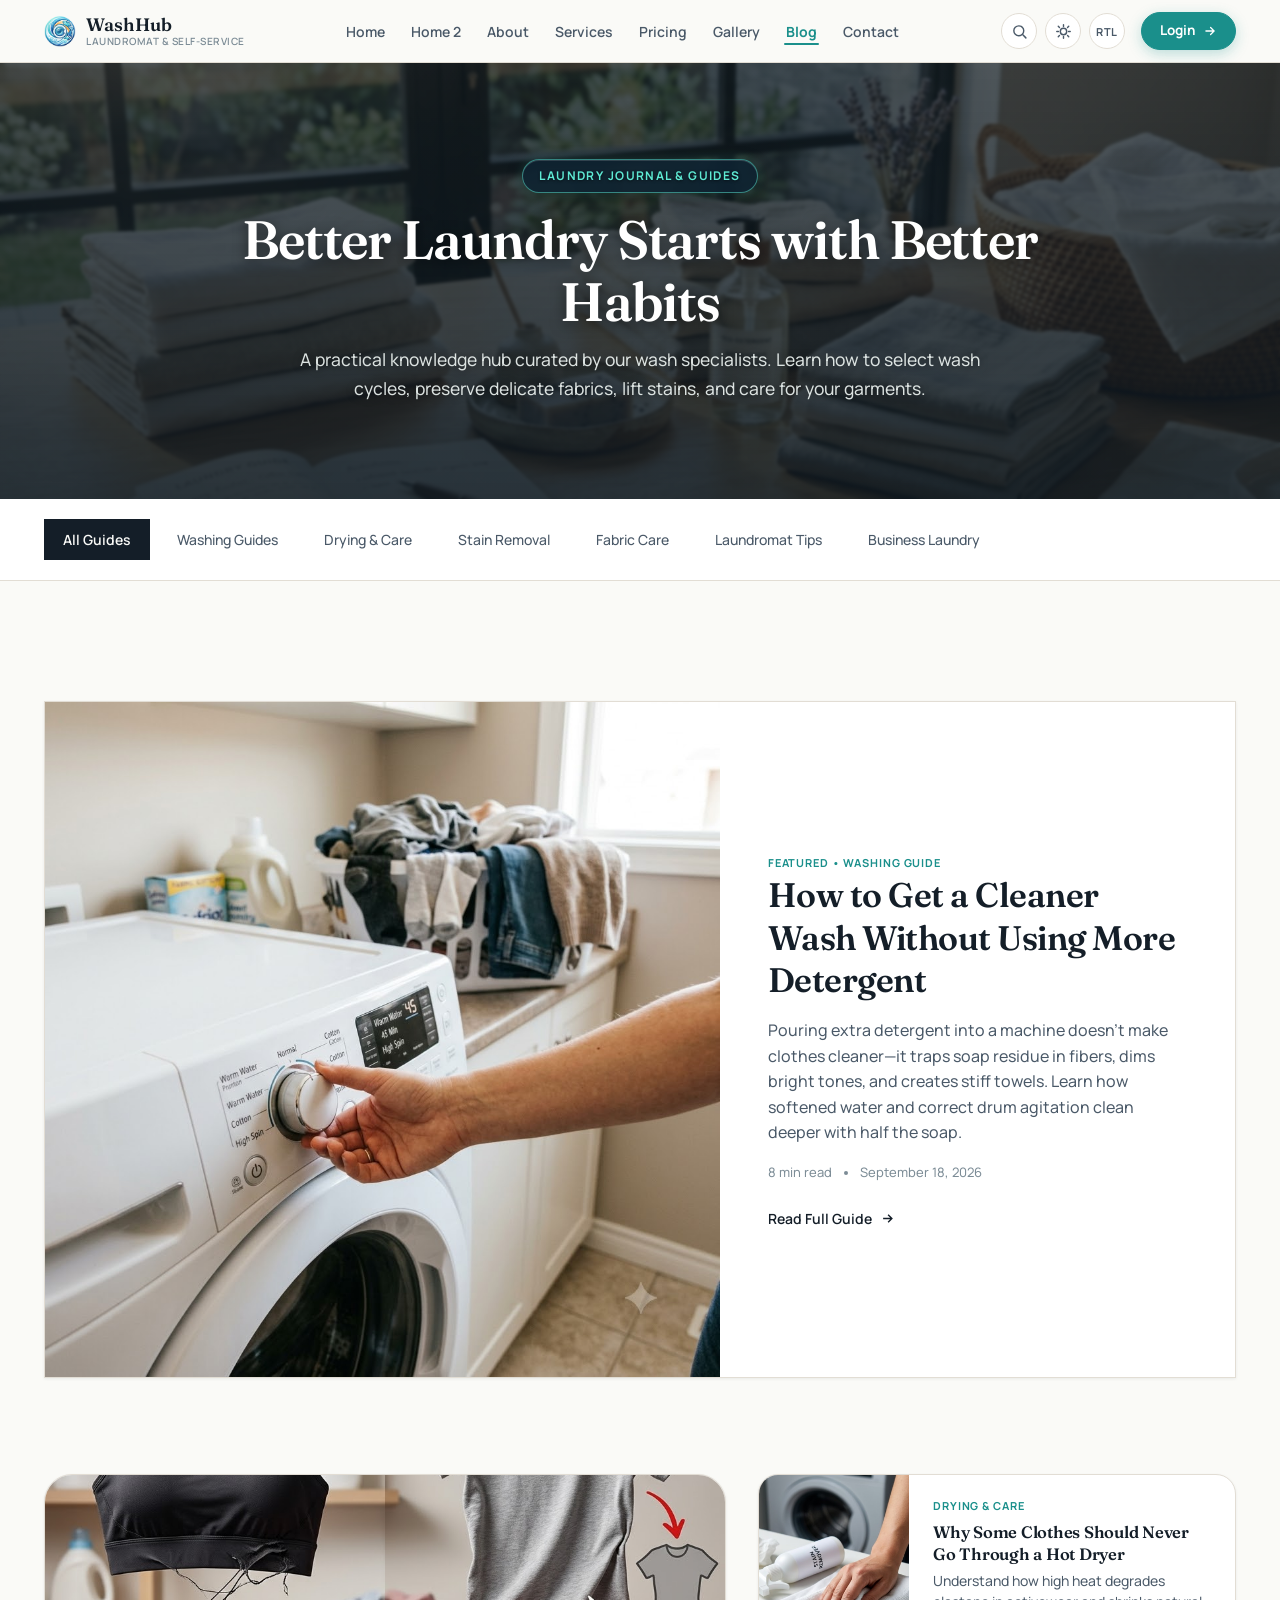
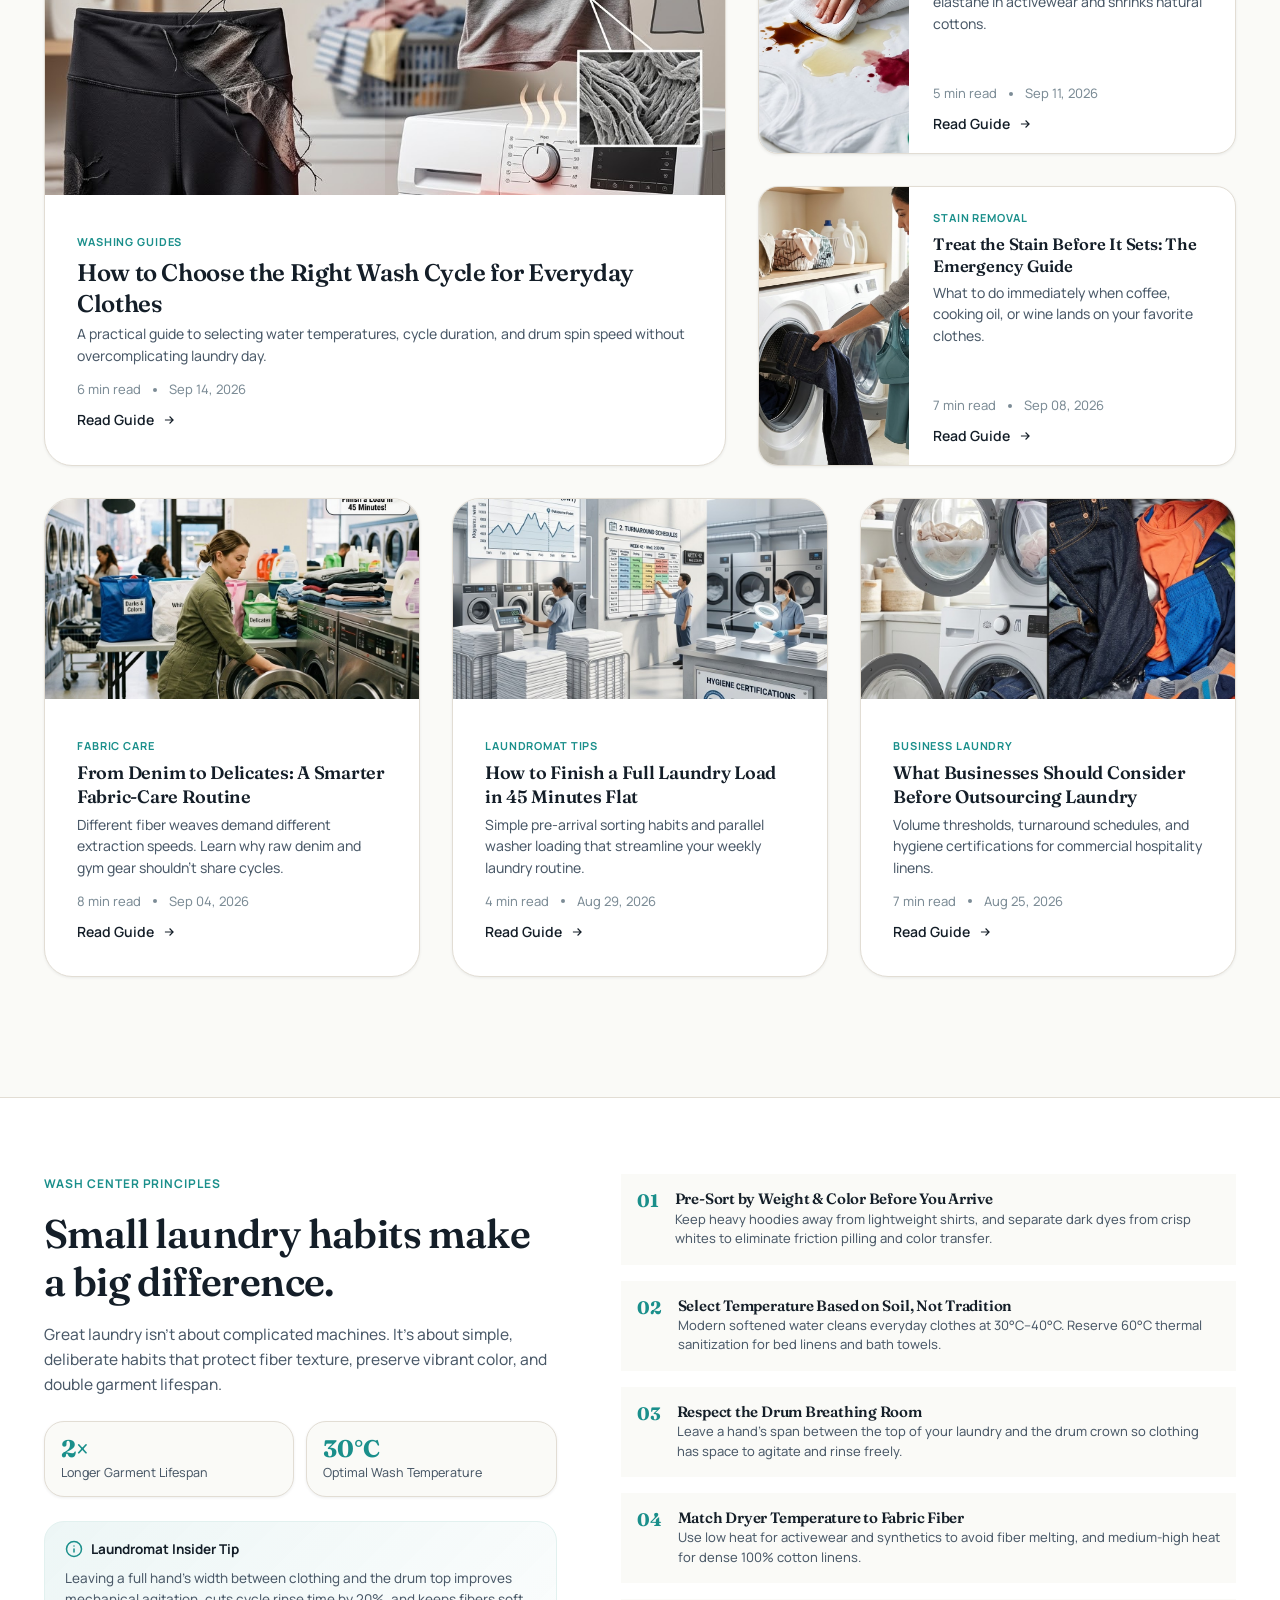
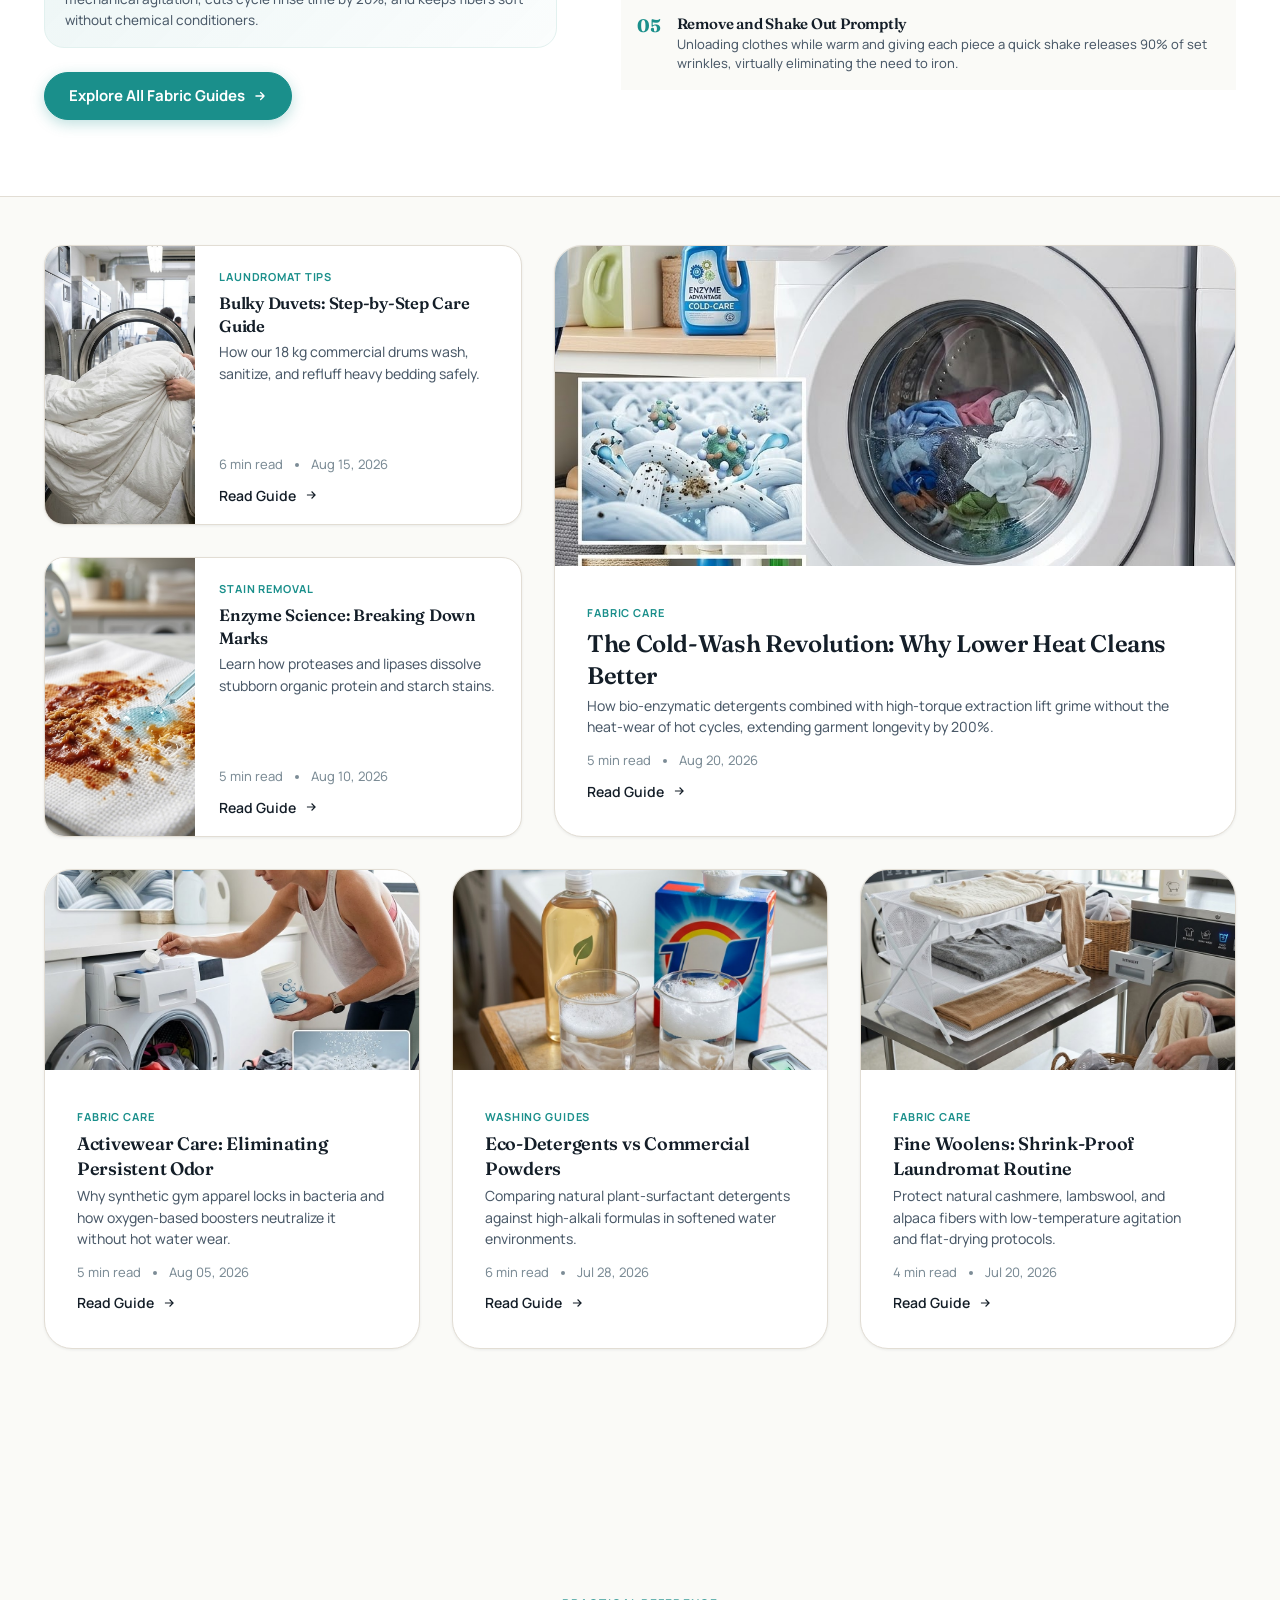
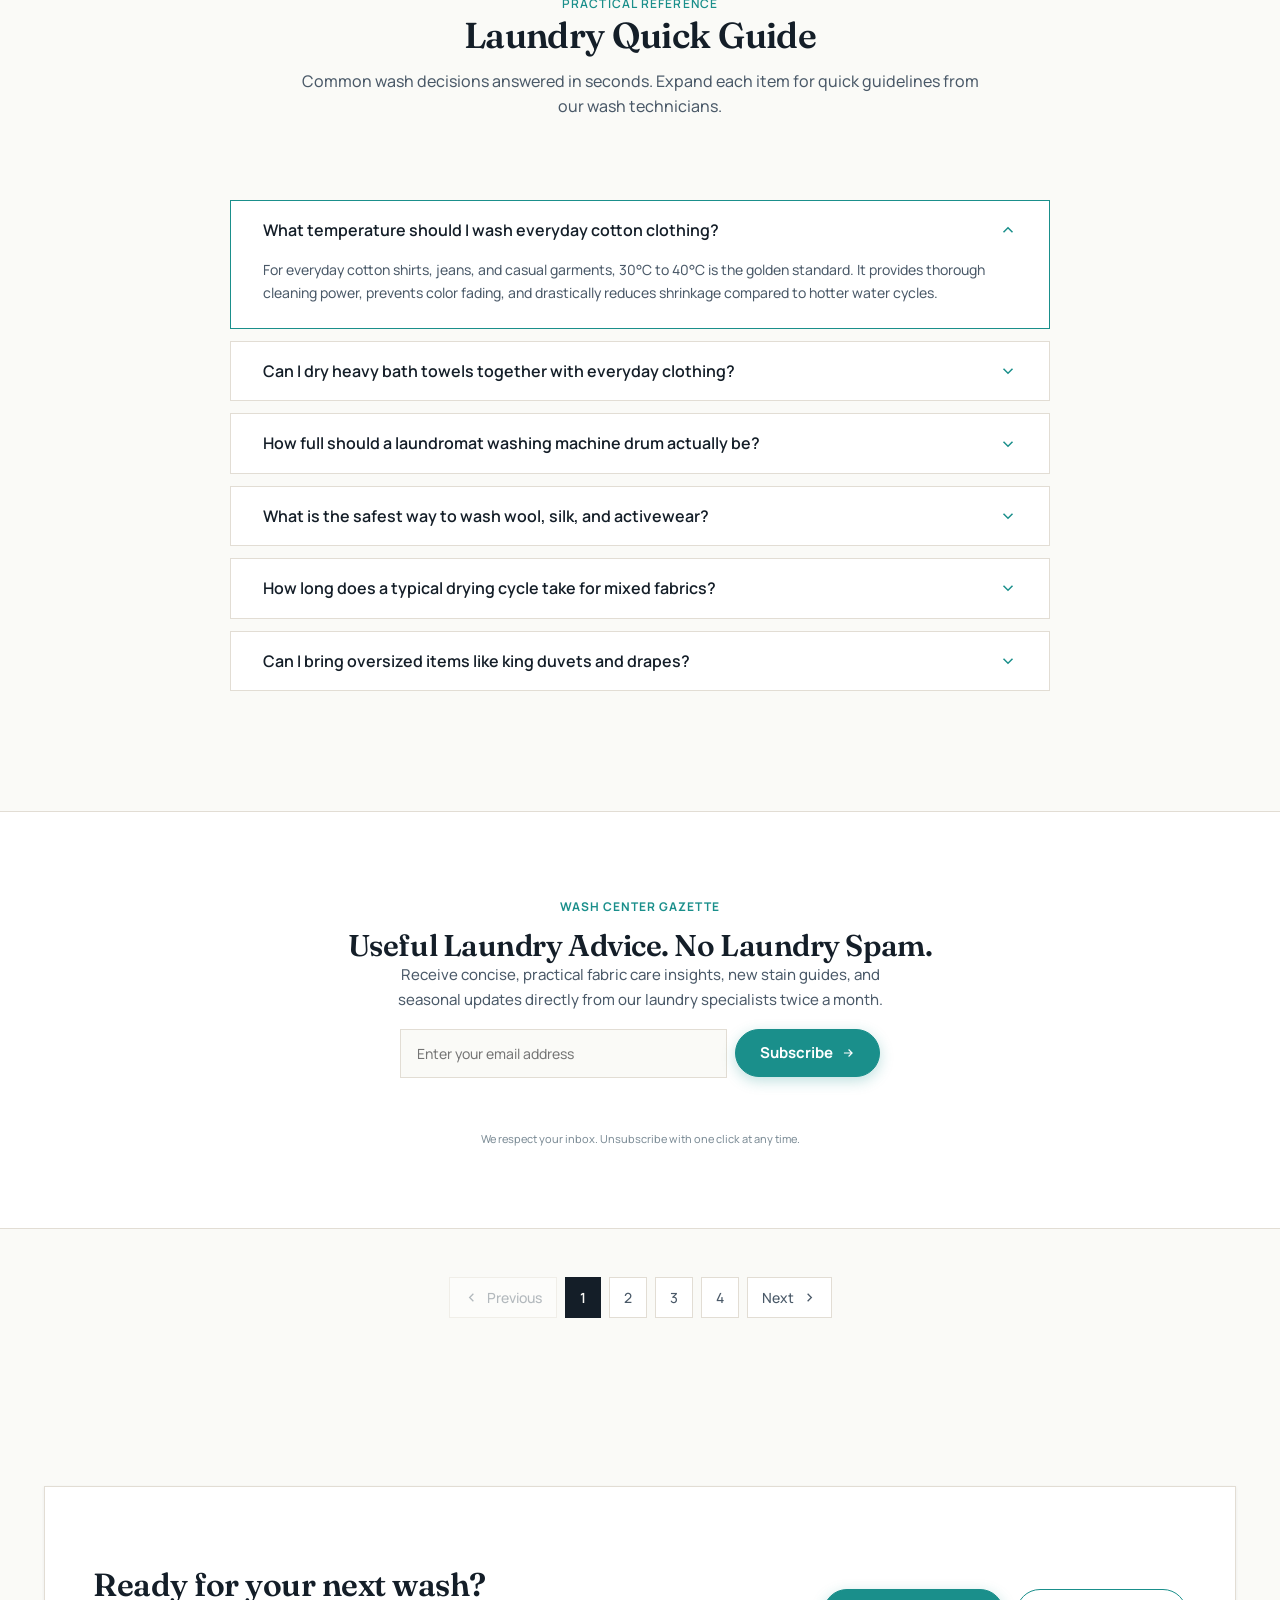
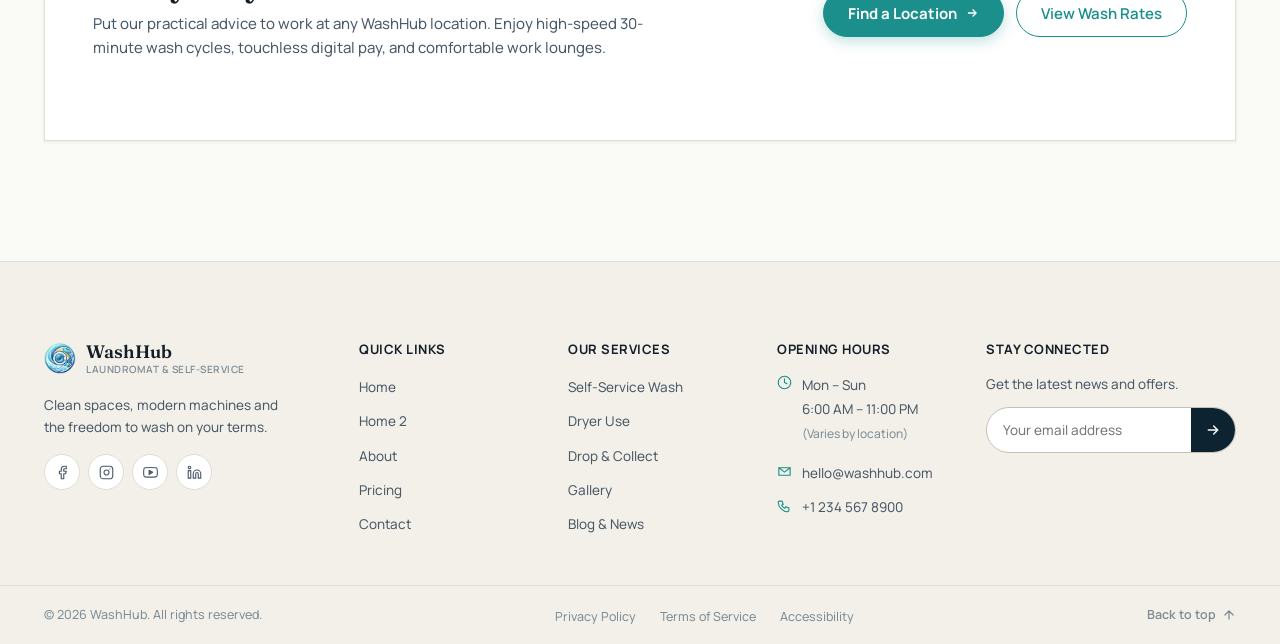
<file: blog.html>
<!DOCTYPE html>
<html lang="en" dir="ltr" data-theme="light">
<head>
  <meta charset="UTF-8">
  <meta name="viewport" content="width=device-width, initial-scale=1.0">
  <title>Laundry Journal & Practical Care Guides | WashHub Laundromat</title>
  <meta name="description" content="An editorial knowledge hub for everyday laundry care, fabric sorting, stain removal techniques, temperature settings, and self-service laundromat tips.">
  <link rel="preconnect" href="https://fonts.googleapis.com">
  <link rel="preconnect" href="https://fonts.gstatic.com" crossorigin>
  <link href="https://fonts.googleapis.com/css2?family=Outfit:wght@400;500;600;700&family=Plus+Jakarta+Sans:wght@400;500;600;700&display=swap" rel="stylesheet">
  <link rel="stylesheet" href="style.css">
  <link rel="icon" type="image/png" href="Assets/logo.png">
  <link rel="apple-touch-icon" href="Assets/logo.png">
</head>
<body>
<a href="#mainContent" class="skip-link">Skip to main content</a>

<!-- ============ GLOBAL HEADER ============ -->
<header class="site-header" id="siteHeader">
  <div class="container header-inner">
    <a href="index.html" class="brand" aria-label="WashHub home">
      <span class="brand-mark" aria-hidden="true">
        <img src="Assets/logo.png" alt="" width="32" height="32" class="brand-logo-img">
      </span>
      <span class="brand-text">
        <span class="brand-name">WashHub</span>
        <span class="brand-sub">LAUNDROMAT &amp; SELF-SERVICE</span>
      </span>
    </a>

    <nav class="primary-nav" id="primaryNav" aria-label="Primary navigation">
      <ul>
        <li><a href="index.html" class="nav-link">Home</a></li>
        <li><a href="home-2.html" class="nav-link">Home 2</a></li>
        <li><a href="about.html" class="nav-link">About</a></li>
        <li><a href="services.html" class="nav-link">Services</a></li>
        <li><a href="pricing.html" class="nav-link">Pricing</a></li>
        <li><a href="gallery.html" class="nav-link">Gallery</a></li>
        <li><a href="blog.html" class="nav-link is-active" aria-current="page">Blog</a></li>
        <li><a href="contact.html" class="nav-link">Contact</a></li>
      </ul>
    </nav>

    <div class="header-actions">
      <button class="icon-btn search-toggle" id="searchBtn" type="button" aria-label="Search WashHub">
        <svg width="17" height="17" viewBox="0 0 24 24" fill="none" stroke="currentColor" stroke-width="2" stroke-linecap="round"><circle cx="11" cy="11" r="7"/><path d="m21 21-4.3-4.3"/></svg>
      </button>
      <button class="icon-btn theme-toggle" id="themeToggle" type="button" aria-label="Switch to dark mode" aria-pressed="false">
        <svg class="icon-sun" width="17" height="17" viewBox="0 0 24 24" fill="none" stroke="currentColor" stroke-width="2" stroke-linecap="round"><circle cx="12" cy="12" r="4.5"/><path d="M12 2.5v2.4M12 19.1v2.4M4.6 4.6l1.7 1.7M17.7 17.7l1.7 1.7M2.5 12h2.4M19.1 12h2.4M4.6 19.4l1.7-1.7M17.7 6.3l1.7-1.7"/></svg>
        <svg class="icon-moon" width="17" height="17" viewBox="0 0 24 24" fill="none" stroke="currentColor" stroke-width="2" stroke-linecap="round"><path d="M20 14.5A8.5 8.5 0 1 1 9.5 4a7 7 0 0 0 10.5 10.5Z"/></svg>
      </button>
      <button class="icon-btn dir-toggle" id="dirToggle" type="button" aria-label="Switch to right-to-left layout">
        <span class="dir-toggle-label">RTL</span>
      </button>
      <a href="login.html" class="btn btn-primary btn-compact header-cta">
        Login
        <svg width="14" height="14" viewBox="0 0 24 24" fill="none" stroke="currentColor" stroke-width="2.2" stroke-linecap="round"><path d="M5 12h14M13 6l6 6-6 6"/></svg>
      </a>
      <button class="menu-btn" id="menuBtn" type="button" aria-label="Open navigation menu" aria-expanded="false" aria-controls="mobileNav">
        <span></span><span></span><span></span>
      </button>
    </div>
  </div>
</header>

<!-- ============ MOBILE NAV ============ -->
<div class="mobile-nav-scrim" id="mobileScrim" aria-hidden="true"></div>
<nav class="mobile-nav" id="mobileNav" aria-label="Mobile navigation" aria-hidden="true">
  <div class="mobile-nav-head">
    <a href="index.html" class="brand" aria-label="WashHub home">
      <span class="brand-mark" aria-hidden="true">
        <img src="Assets/logo.png" alt="" width="32" height="32" class="brand-logo-img">
      </span>
      <span class="brand-text">
        <span class="brand-name">WashHub</span>
        <span class="brand-sub">LAUNDROMAT &amp; SELF-SERVICE</span>
      </span>
    </a>
    <button class="icon-btn" id="mobileClose" aria-label="Close navigation menu">
      <svg width="18" height="18" viewBox="0 0 24 24" fill="none" stroke="currentColor" stroke-width="2" stroke-linecap="round"><path d="M6 6l12 12M18 6 6 18"/></svg>
    </button>
  </div>
  <ul>
    <li><a href="index.html">Home</a></li>
    <li><a href="home-2.html">Home 2</a></li>
    <li><a href="about.html">About</a></li>
    <li><a href="services.html">Services</a></li>
    <li><a href="pricing.html">Pricing</a></li>
    <li><a href="gallery.html">Gallery</a></li>
    <li><a href="blog.html" class="is-active" aria-current="page">Blog</a></li>
    <li><a href="contact.html">Contact</a></li>
  </ul>
  <div class="mobile-nav-foot">
    <div class="mobile-nav-foot-row">
      <button class="icon-btn theme-toggle" id="themeToggleMobile" type="button" aria-label="Toggle dark mode">
        <svg class="icon-sun" width="17" height="17" viewBox="0 0 24 24" fill="none" stroke="currentColor" stroke-width="2" stroke-linecap="round"><circle cx="12" cy="12" r="4.5"/><path d="M12 2.5v2.4M12 19.1v2.4M4.6 4.6l1.7 1.7M17.7 17.7l1.7 1.7M2.5 12h2.4M19.1 12h2.4M4.6 19.4l1.7-1.7M17.7 6.3l1.7-1.7"/></svg>
        <svg class="icon-moon" width="17" height="17" viewBox="0 0 24 24" fill="none" stroke="currentColor" stroke-width="2" stroke-linecap="round"><path d="M20 14.5A8.5 8.5 0 1 1 9.5 4a7 7 0 0 0 10.5 10.5Z"/></svg>
      </button>
      <button class="icon-btn dir-toggle" id="dirToggleMobile" type="button" aria-label="Toggle direction">
        <span class="dir-toggle-label">RTL</span>
      </button>
    </div>
    <a href="login.html" class="btn btn-primary" style="width:100%;justify-content:center;">Login</a>
  </div>
</nav>

<main id="mainContent">

  <!-- ============ BLOG HERO (UNIFIED) ============ -->
  <section class="page-hero-unified" aria-labelledby="blogHeroTitle">
    <div class="page-hero-bg">
      <img
        class="page-hero-bg-img"
        src="Assets/Blog/hero_blog.jpg"
        alt="Clean folded fabrics, laundry guide journal, and natural morning light in modern laundry workspace"
        width="1600" height="900"
        loading="eager"
      >
      <div class="page-hero-overlay"></div>
    </div>
    <div class="container page-hero-container">
      <div class="page-hero-content" data-reveal>
        <span class="page-hero-eyebrow">Laundry Journal &amp; Guides</span>
        <h1 id="blogHeroTitle" class="page-hero-title">Better Laundry Starts with Better Habits</h1>
        <p class="page-hero-subtitle">A practical knowledge hub curated by our wash specialists. Learn how to select wash cycles, preserve delicate fabrics, lift stains, and care for your garments.</p>
      </div>
    </div>
  </section>

  <!-- ============ 2. CATEGORY NAVIGATION ============ -->
  <section class="blg-cat-section" aria-label="Journal category filters">
    <div class="container">
      <div class="blg-cat-nav" role="toolbar" aria-label="Filter journal articles by topic">
        <button class="blg-cat-btn is-active" type="button" data-category="all" aria-pressed="true">All Guides</button>
        <button class="blg-cat-btn" type="button" data-category="washing" aria-pressed="false">Washing Guides</button>
        <button class="blg-cat-btn" type="button" data-category="drying" aria-pressed="false">Drying &amp; Care</button>
        <button class="blg-cat-btn" type="button" data-category="stains" aria-pressed="false">Stain Removal</button>
        <button class="blg-cat-btn" type="button" data-category="fabric" aria-pressed="false">Fabric Care</button>
        <button class="blg-cat-btn" type="button" data-category="tips" aria-pressed="false">Laundromat Tips</button>
        <button class="blg-cat-btn" type="button" data-category="business" aria-pressed="false">Business Laundry</button>
      </div>
    </div>
  </section>

  <!-- ============ 3. DOMINANT FEATURED ARTICLE ============ -->
  <section class="blg-featured-section" aria-labelledby="featuredHeading">
    <div class="container">
      <article class="blg-featured-card" data-category="washing" aria-labelledby="featArtTitle">
        <div class="blg-featured-img-wrap">
          <img src="./Assets/Blog/B1.jpg" alt="Modern clean laundry facility with warm light and washers">
        </div>
        <div class="blg-featured-info">
          <div>
            <span class="blg-tag">Featured • Washing Guide</span>
            <h2 class="blg-featured-title" id="featArtTitle">How to Get a Cleaner Wash Without Using More Detergent</h2>
          </div>
          <p class="blg-featured-desc">
            Pouring extra detergent into a machine doesn't make clothes cleaner—it traps soap residue in fibers, dims bright tones, and creates stiff towels. Learn how softened water and correct drum agitation clean deeper with half the soap.
          </p>
          <div class="blg-meta">
            <span>8 min read</span>
            <span class="blg-meta-dot" aria-hidden="true"></span>
            <span>September 18, 2026</span>
          </div>
          <a href="#" class="blg-read-link" aria-label="Read featured guide: How to Get a Cleaner Wash Without Using More Detergent">
            Read Full Guide
            <svg width="15" height="15" viewBox="0 0 24 24" fill="none" stroke="currentColor" stroke-width="2.2"><path d="M5 12h14M13 6l6 6-6 6"/></svg>
          </a>
        </div>
      </article>
    </div>
  </section>

  <!-- ============ 4. EDITORIAL ARTICLE COLLECTION (WASHING & CARE) ============ -->
  <section class="blg-grid-section" aria-label="Journal article collection">
    <div class="container">
      <div class="blg-grid">

        <!-- Tier 1: Lead Hero Card (Span 7) -->
        <article class="blg-card blg-card-hero" data-category="washing">
          <div class="blg-card-img-wrap">
            <img src="./Assets/Blog/B2.jpg" alt="Close-up of washing machine control dial and settings" loading="lazy">
          </div>
          <div class="blg-card-body">
            <div>
              <span class="blg-tag">Washing Guides</span>
              <h3 class="blg-card-title">How to Choose the Right Wash Cycle for Everyday Clothes</h3>
              <p class="blg-card-desc">A practical guide to selecting water temperatures, cycle duration, and drum spin speed without overcomplicating laundry day.</p>
            </div>
            <div>
              <div class="blg-meta">
                <span>6 min read</span>
                <span class="blg-meta-dot" aria-hidden="true"></span>
                <span>Sep 14, 2026</span>
              </div>
              <a href="#" class="blg-read-link">Read Guide <svg width="14" height="14" viewBox="0 0 24 24" fill="none" stroke="currentColor" stroke-width="2"><path d="M5 12h14M13 6l6 6-6 6"/></svg></a>
            </div>
          </div>
        </article>

        <!-- Tier 1: Two Stacked Editorial Cards (Span 5) -->
        <div class="blg-side-stack">
          <!-- Side Card 1 -->
          <article class="blg-card blg-card-mini" data-category="drying">
            <div class="blg-card-img-wrap">
              <img src="./Assets/Blog/B3.jpg" alt="Tumble dryer interior with clean airflow" loading="lazy">
            </div>
            <div class="blg-card-body">
              <div>
                <span class="blg-tag">Drying &amp; Care</span>
                <h3 class="blg-card-title">Why Some Clothes Should Never Go Through a Hot Dryer</h3>
                <p class="blg-card-desc">Understand how high heat degrades elastane in activewear and shrinks natural cottons.</p>
              </div>
              <div>
                <div class="blg-meta">
                  <span>5 min read</span>
                  <span class="blg-meta-dot" aria-hidden="true"></span>
                  <span>Sep 11, 2026</span>
                </div>
                <a href="#" class="blg-read-link">Read Guide <svg width="14" height="14" viewBox="0 0 24 24" fill="none" stroke="currentColor" stroke-width="2"><path d="M5 12h14M13 6l6 6-6 6"/></svg></a>
              </div>
            </div>
          </article>

          <!-- Side Card 2 -->
          <article class="blg-card blg-card-mini" data-category="stains">
            <div class="blg-card-img-wrap">
              <img src="./Assets/Blog/B4.jpg" alt="Hands treating a fabric mark with gentle eco soap" loading="lazy">
            </div>
            <div class="blg-card-body">
              <div>
                <span class="blg-tag">Stain Removal</span>
                <h3 class="blg-card-title">Treat the Stain Before It Sets: The Emergency Guide</h3>
                <p class="blg-card-desc">What to do immediately when coffee, cooking oil, or wine lands on your favorite clothes.</p>
              </div>
              <div>
                <div class="blg-meta">
                  <span>7 min read</span>
                  <span class="blg-meta-dot" aria-hidden="true"></span>
                  <span>Sep 08, 2026</span>
                </div>
                <a href="#" class="blg-read-link">Read Guide <svg width="14" height="14" viewBox="0 0 24 24" fill="none" stroke="currentColor" stroke-width="2"><path d="M5 12h14M13 6l6 6-6 6"/></svg></a>
              </div>
            </div>
          </article>
        </div>

        <!-- Tier 2: 3-Card Balanced Row (Span 4 each) -->
        <article class="blg-card blg-card-triplet" data-category="fabric">
          <div class="blg-card-img-wrap">
            <img src="./Assets/Blog/B5.jpg" alt="Close-up of premium denim and woven textile textures" loading="lazy">
          </div>
          <div class="blg-card-body">
            <div>
              <span class="blg-tag">Fabric Care</span>
              <h3 class="blg-card-title">From Denim to Delicates: A Smarter Fabric-Care Routine</h3>
              <p class="blg-card-desc">Different fiber weaves demand different extraction speeds. Learn why raw denim and gym gear shouldn't share cycles.</p>
            </div>
            <div>
              <div class="blg-meta">
                <span>8 min read</span>
                <span class="blg-meta-dot" aria-hidden="true"></span>
                <span>Sep 04, 2026</span>
              </div>
              <a href="#" class="blg-read-link">Read Guide <svg width="14" height="14" viewBox="0 0 24 24" fill="none" stroke="currentColor" stroke-width="2"><path d="M5 12h14M13 6l6 6-6 6"/></svg></a>
            </div>
          </div>
        </article>

        <article class="blg-card blg-card-triplet" data-category="tips">
          <div class="blg-card-img-wrap">
            <img src="./Assets/Blog/B6.jpg" alt="Clean organized laundry baskets ready for quick washing" loading="lazy">
          </div>
          <div class="blg-card-body">
            <div>
              <span class="blg-tag">Laundromat Tips</span>
              <h3 class="blg-card-title">How to Finish a Full Laundry Load in 45 Minutes Flat</h3>
              <p class="blg-card-desc">Simple pre-arrival sorting habits and parallel washer loading that streamline your weekly laundry routine.</p>
            </div>
            <div>
              <div class="blg-meta">
                <span>4 min read</span>
                <span class="blg-meta-dot" aria-hidden="true"></span>
                <span>Aug 29, 2026</span>
              </div>
              <a href="#" class="blg-read-link">Read Guide <svg width="14" height="14" viewBox="0 0 24 24" fill="none" stroke="currentColor" stroke-width="2"><path d="M5 12h14M13 6l6 6-6 6"/></svg></a>
            </div>
          </div>
        </article>

        <article class="blg-card blg-card-triplet" data-category="business">
          <div class="blg-card-img-wrap">
            <img src="./Assets/Blog/s1.jpg" alt="Neatly stacked commercial towels and linens for hospitality" loading="lazy">
          </div>
          <div class="blg-card-body">
            <div>
              <span class="blg-tag">Business Laundry</span>
              <h3 class="blg-card-title">What Businesses Should Consider Before Outsourcing Laundry</h3>
              <p class="blg-card-desc">Volume thresholds, turnaround schedules, and hygiene certifications for commercial hospitality linens.</p>
            </div>
            <div>
              <div class="blg-meta">
                <span>7 min read</span>
                <span class="blg-meta-dot" aria-hidden="true"></span>
                <span>Aug 25, 2026</span>
              </div>
              <a href="#" class="blg-read-link">Read Guide <svg width="14" height="14" viewBox="0 0 24 24" fill="none" stroke="currentColor" stroke-width="2"><path d="M5 12h14M13 6l6 6-6 6"/></svg></a>
            </div>
          </div>
        </article>

      </div>
    </div>
  </section>

  <!-- ============ 5. MID-PAGE EDITORIAL SPREAD ============ -->
  <section class="blg-spread-section" aria-labelledby="spreadTitle">
    <div class="container">
      <div class="blg-spread-box">
        <div class="blg-spread-left">
          <div class="blg-spread-head">
            <span class="eyebrow" style="color:var(--accent-primary); display:inline-block; margin-block-end:var(--sp-2);">Wash Center Principles</span>
            <h2 class="blg-spread-statement" id="spreadTitle">Small laundry habits make a big difference.</h2>
            <p class="blg-spread-sub">
              Great laundry isn't about complicated machines. It’s about simple, deliberate habits that protect fiber texture, preserve vibrant color, and double garment lifespan.
            </p>
          </div>

          <!-- Impact Metrics Chips -->
          <div class="blg-spread-metrics" role="region" aria-label="Key Habit Benefits">
            <div class="blg-metric-chip">
              <span class="blg-metric-val">2&times;</span>
              <span class="blg-metric-lbl">Longer Garment Lifespan</span>
            </div>
            <div class="blg-metric-chip">
              <span class="blg-metric-val">30&deg;C</span>
              <span class="blg-metric-lbl">Optimal Wash Temperature</span>
            </div>
          </div>

          <!-- Laundromat Pro-Tip Card -->
          <div class="blg-spread-tip">
            <div class="blg-tip-header">
              <span class="blg-tip-icon" aria-hidden="true">
                <svg width="18" height="18" viewBox="0 0 24 24" fill="none" stroke="currentColor" stroke-width="2" stroke-linecap="round" stroke-linejoin="round"><circle cx="12" cy="12" r="10"/><path d="M12 16v-4M12 8h.01"/></svg>
              </span>
              <strong>Laundromat Insider Tip</strong>
            </div>
            <p>Leaving a full hand's width between clothing and the drum top improves mechanical agitation, cuts cycle rinse time by 20%, and keeps fibers soft without chemical conditioners.</p>
          </div>

          <!-- Quick Action Link -->
          <div class="blg-spread-actions">
            <a href="#tips" class="btn btn-primary btn-sm">
              Explore All Fabric Guides
              <svg width="14" height="14" viewBox="0 0 24 24" fill="none" stroke="currentColor" stroke-width="2.2" stroke-linecap="round" stroke-linejoin="round" aria-hidden="true"><path d="M5 12h14M13 6l6 6-6 6"/></svg>
            </a>
          </div>
        </div>

        <div class="blg-spread-right">
          <div class="blg-habit-item">
            <div class="blg-habit-num" aria-hidden="true">01</div>
            <div class="blg-habit-text">
              <h4>Pre-Sort by Weight &amp; Color Before You Arrive</h4>
              <p>Keep heavy hoodies away from lightweight shirts, and separate dark dyes from crisp whites to eliminate friction pilling and color transfer.</p>
            </div>
          </div>

          <div class="blg-habit-item">
            <div class="blg-habit-num" aria-hidden="true">02</div>
            <div class="blg-habit-text">
              <h4>Select Temperature Based on Soil, Not Tradition</h4>
              <p>Modern softened water cleans everyday clothes at 30°C–40°C. Reserve 60°C thermal sanitization for bed linens and bath towels.</p>
            </div>
          </div>

          <div class="blg-habit-item">
            <div class="blg-habit-num" aria-hidden="true">03</div>
            <div class="blg-habit-text">
              <h4>Respect the Drum Breathing Room</h4>
              <p>Leave a hand's span between the top of your laundry and the drum crown so clothing has space to agitate and rinse freely.</p>
            </div>
          </div>

          <div class="blg-habit-item">
            <div class="blg-habit-num" aria-hidden="true">04</div>
            <div class="blg-habit-text">
              <h4>Match Dryer Temperature to Fabric Fiber</h4>
              <p>Use low heat for activewear and synthetics to avoid fiber melting, and medium-high heat for dense 100% cotton linens.</p>
            </div>
          </div>

          <div class="blg-habit-item">
            <div class="blg-habit-num" aria-hidden="true">05</div>
            <div class="blg-habit-text">
              <h4>Remove and Shake Out Promptly</h4>
              <p>Unloading clothes while warm and giving each piece a quick shake releases 90% of set wrinkles, virtually eliminating the need to iron.</p>
            </div>
          </div>
        </div>
      </div>
    </div>
  </section>

  <!-- ============ 6. ADVANCED FABRIC CARE & TECHNIQUES (MIRRORED EDITORIAL) ============ -->
  <section class="blg-grid-section" aria-label="Advanced fabric care articles">
    <div class="container">
      <div class="blg-grid">

        <!-- Tier 1: Two Stacked Editorial Cards on the LEFT (Span 5) -->
        <div class="blg-side-stack">
          <!-- Side Card 1 -->
          <article class="blg-card blg-card-mini" data-category="tips">
            <div class="blg-card-img-wrap">
              <img src="./Assets/Blog/C1.jpg" alt="Large duvet folded cleanly on a bench" loading="lazy">
            </div>
            <div class="blg-card-body">
              <div>
                <span class="blg-tag">Laundromat Tips</span>
                <h3 class="blg-card-title">Bulky Duvets: Step-by-Step Care Guide</h3>
                <p class="blg-card-desc">How our 18 kg commercial drums wash, sanitize, and refluff heavy bedding safely.</p>
              </div>
              <div>
                <div class="blg-meta">
                  <span>6 min read</span>
                  <span class="blg-meta-dot" aria-hidden="true"></span>
                  <span>Aug 15, 2026</span>
                </div>
                <a href="#" class="blg-read-link">Read Guide <svg width="14" height="14" viewBox="0 0 24 24" fill="none" stroke="currentColor" stroke-width="2"><path d="M5 12h14M13 6l6 6-6 6"/></svg></a>
              </div>
            </div>
          </article>

          <!-- Side Card 2 -->
          <article class="blg-card blg-card-mini" data-category="stains">
            <div class="blg-card-img-wrap">
              <img src="./Assets/Blog/C2.jpg " alt="Fabric inspection and care details" loading="lazy">
            </div>
            <div class="blg-card-body">
              <div>
                <span class="blg-tag">Stain Removal</span>
                <h3 class="blg-card-title">Enzyme Science: Breaking Down Marks</h3>
                <p class="blg-card-desc">Learn how proteases and lipases dissolve stubborn organic protein and starch stains.</p>
              </div>
              <div>
                <div class="blg-meta">
                  <span>5 min read</span>
                  <span class="blg-meta-dot" aria-hidden="true"></span>
                  <span>Aug 10, 2026</span>
                </div>
                <a href="#" class="blg-read-link">Read Guide <svg width="14" height="14" viewBox="0 0 24 24" fill="none" stroke="currentColor" stroke-width="2"><path d="M5 12h14M13 6l6 6-6 6"/></svg></a>
              </div>
            </div>
          </article>
        </div>

        <!-- Tier 1: Lead Hero Card on the RIGHT (Span 7) -->
        <article class="blg-card blg-card-hero" data-category="fabric">
          <div class="blg-card-img-wrap">
            <img src="./Assets/Blog/C3.jpg" alt="Clean fabric hanging gently in fresh air" loading="lazy">
          </div>
          <div class="blg-card-body">
            <div>
              <span class="blg-tag">Fabric Care</span>
              <h3 class="blg-card-title">The Cold-Wash Revolution: Why Lower Heat Cleans Better</h3>
              <p class="blg-card-desc">How bio-enzymatic detergents combined with high-torque extraction lift grime without the heat-wear of hot cycles, extending garment longevity by 200%.</p>
            </div>
            <div>
              <div class="blg-meta">
                <span>5 min read</span>
                <span class="blg-meta-dot" aria-hidden="true"></span>
                <span>Aug 20, 2026</span>
              </div>
              <a href="#" class="blg-read-link">Read Guide <svg width="14" height="14" viewBox="0 0 24 24" fill="none" stroke="currentColor" stroke-width="2"><path d="M5 12h14M13 6l6 6-6 6"/></svg></a>
            </div>
          </div>
        </article>

        <!-- Tier 2: 3-Card Balanced Row (Span 4 each) -->
        <article class="blg-card blg-card-triplet" data-category="fabric">
          <div class="blg-card-img-wrap">
            <img src="./Assets/Blog/C4.jpg" alt="Activewear and gym clothing after a fresh wash" loading="lazy">
          </div>
          <div class="blg-card-body">
            <div>
              <span class="blg-tag">Fabric Care</span>
              <h3 class="blg-card-title">Activewear Care: Eliminating Persistent Odor</h3>
              <p class="blg-card-desc">Why synthetic gym apparel locks in bacteria and how oxygen-based boosters neutralize it without hot water wear.</p>
            </div>
            <div>
              <div class="blg-meta">
                <span>5 min read</span>
                <span class="blg-meta-dot" aria-hidden="true"></span>
                <span>Aug 05, 2026</span>
              </div>
              <a href="#" class="blg-read-link">Read Guide <svg width="14" height="14" viewBox="0 0 24 24" fill="none" stroke="currentColor" stroke-width="2"><path d="M5 12h14M13 6l6 6-6 6"/></svg></a>
            </div>
          </div>
        </article>

        <article class="blg-card blg-card-triplet" data-category="washing">
          <div class="blg-card-img-wrap">
            <img src="./Assets/Blog/C5.jpg" alt="Eco-friendly liquid detergent bottles and measuring cup" loading="lazy">
          </div>
          <div class="blg-card-body">
            <div>
              <span class="blg-tag">Washing Guides</span>
              <h3 class="blg-card-title">Eco-Detergents vs Commercial Powders</h3>
              <p class="blg-card-desc">Comparing natural plant-surfactant detergents against high-alkali formulas in softened water environments.</p>
            </div>
            <div>
              <div class="blg-meta">
                <span>6 min read</span>
                <span class="blg-meta-dot" aria-hidden="true"></span>
                <span>Jul 28, 2026</span>
              </div>
              <a href="#" class="blg-read-link">Read Guide <svg width="14" height="14" viewBox="0 0 24 24" fill="none" stroke="currentColor" stroke-width="2"><path d="M5 12h14M13 6l6 6-6 6"/></svg></a>
            </div>
          </div>
        </article>

        <article class="blg-card blg-card-triplet" data-category="fabric">
          <div class="blg-card-img-wrap">
            <img src="./Assets/Blog/C6.jpg" alt="Folded fine knitwear and wool garments" loading="lazy">
          </div>
          <div class="blg-card-body">
            <div>
              <span class="blg-tag">Fabric Care</span>
              <h3 class="blg-card-title">Fine Woolens: Shrink-Proof Laundromat Routine</h3>
              <p class="blg-card-desc">Protect natural cashmere, lambswool, and alpaca fibers with low-temperature agitation and flat-drying protocols.</p>
            </div>
            <div>
              <div class="blg-meta">
                <span>4 min read</span>
                <span class="blg-meta-dot" aria-hidden="true"></span>
                <span>Jul 20, 2026</span>
              </div>
              <a href="#" class="blg-read-link">Read Guide <svg width="14" height="14" viewBox="0 0 24 24" fill="none" stroke="currentColor" stroke-width="2"><path d="M5 12h14M13 6l6 6-6 6"/></svg></a>
            </div>
          </div>
        </article>

      </div>
    </div>
  </section>

  <!-- ============ 7. INTERACTIVE QUICK GUIDE (ACCORDION) ============ -->
  <section class="blg-accordion-section" aria-labelledby="quickGuideTitle">
    <div class="container">
      <div class="prc-section-header">
        <span class="prc-section-eyebrow">Practical Reference</span>
        <h2 class="prc-section-h2" id="quickGuideTitle">Laundry Quick Guide</h2>
        <p class="prc-section-desc">
          Common wash decisions answered in seconds. Expand each item for quick guidelines from our wash technicians.
        </p>
      </div>

      <div class="blg-accordion">
        <div class="blg-acc-item is-open">
          <button class="blg-acc-btn" type="button" aria-expanded="true" id="qg1Btn">
            <span>What temperature should I wash everyday cotton clothing?</span>
            <svg width="18" height="18" viewBox="0 0 24 24" fill="none" stroke="currentColor" stroke-width="2"><path d="m6 9 6 6 6-6"/></svg>
          </button>
          <div class="blg-acc-content" id="qg1Ans" role="region" aria-labelledby="qg1Btn">
            For everyday cotton shirts, jeans, and casual garments, 30°C to 40°C is the golden standard. It provides thorough cleaning power, prevents color fading, and drastically reduces shrinkage compared to hotter water cycles.
          </div>
        </div>

        <div class="blg-acc-item">
          <button class="blg-acc-btn" type="button" aria-expanded="false" id="qg2Btn">
            <span>Can I dry heavy bath towels together with everyday clothing?</span>
            <svg width="18" height="18" viewBox="0 0 24 24" fill="none" stroke="currentColor" stroke-width="2"><path d="m6 9 6 6 6-6"/></svg>
          </button>
          <div class="blg-acc-content" id="qg2Ans" role="region" aria-labelledby="qg2Btn">
            We strongly advise against it. Towels absorb far more moisture and dry at a much slower rate. Mixing them causes lighter garments to over-dry and heat-bake, while your towels may still feel damp inside.
          </div>
        </div>

        <div class="blg-acc-item">
          <button class="blg-acc-btn" type="button" aria-expanded="false" id="qg3Btn">
            <span>How full should a laundromat washing machine drum actually be?</span>
            <svg width="18" height="18" viewBox="0 0 24 24" fill="none" stroke="currentColor" stroke-width="2"><path d="m6 9 6 6 6-6"/></svg>
          </button>
          <div class="blg-acc-content" id="qg3Ans" role="region" aria-labelledby="qg3Btn">
            The ideal load occupies about 75% to 80% of the drum capacity. You should be able to slide your palm easily over the top of the dry load. Packing it tightly prevents water and soap from circulating properly.
          </div>
        </div>

        <div class="blg-acc-item">
          <button class="blg-acc-btn" type="button" aria-expanded="false" id="qg4Btn">
            <span>What is the safest way to wash wool, silk, and activewear?</span>
            <svg width="18" height="18" viewBox="0 0 24 24" fill="none" stroke="currentColor" stroke-width="2"><path d="m6 9 6 6 6-6"/></svg>
          </button>
          <div class="blg-acc-content" id="qg4Ans" role="region" aria-labelledby="qg4Btn">
            Always select our gentle Delicates cycle (cold water, low mechanical agitation, and a 600–800 RPM spin). Never use fabric softener on activewear, as it clogs the moisture-wicking synthetic pores.
          </div>
        </div>

        <div class="blg-acc-item">
          <button class="blg-acc-btn" type="button" aria-expanded="false" id="qg5Btn">
            <span>How long does a typical drying cycle take for mixed fabrics?</span>
            <svg width="18" height="18" viewBox="0 0 24 24" fill="none" stroke="currentColor" stroke-width="2"><path d="m6 9 6 6 6-6"/></svg>
          </button>
          <div class="blg-acc-content" id="qg5Ans" role="region" aria-labelledby="qg5Btn">
            Thanks to our washers' high-speed 1,200 RPM water extraction, most daily loads require only 20 to 25 minutes in our high-airflow dryers. Heavy winter blankets and dense towels take 30 to 35 minutes.
          </div>
        </div>

        <div class="blg-acc-item">
          <button class="blg-acc-btn" type="button" aria-expanded="false" id="qg6Btn">
            <span>Can I bring oversized items like king duvets and drapes?</span>
            <svg width="18" height="18" viewBox="0 0 24 24" fill="none" stroke="currentColor" stroke-width="2"><path d="m6 9 6 6 6-6"/></svg>
          </button>
          <div class="blg-acc-content" id="qg6Ans" role="region" aria-labelledby="qg6Btn">
            Yes! That is one of the best uses of a modern wash center. Our 18 kg Maxi Heavy-Duty washers are designed specifically for king-size comforters, sleeping bags, and heavy curtains that would burn out home residential washers.
          </div>
        </div>
      </div>
    </div>
  </section>

  <!-- ============ 8. COMPACT NEWSLETTER SIGNUP ============ -->
  <section class="blg-newsletter-section" aria-labelledby="nlTitle">
    <div class="container">
      <div class="blg-newsletter-card">
        <div>
          <span class="eyebrow" style="color:var(--accent-primary);">Wash Center Gazette</span>
          <h2 class="blg-nl-title" id="nlTitle">Useful Laundry Advice. No Laundry Spam.</h2>
          <p class="blg-nl-desc">
            Receive concise, practical fabric care insights, new stain guides, and seasonal updates directly from our laundry specialists twice a month.
          </p>
        </div>

        <form class="blg-nl-form" action="#" method="post">
          <input type="email" class="blg-nl-input" placeholder="Enter your email address" aria-label="Email address for laundry newsletter" required>
          <button type="submit" class="btn btn-primary" style="white-space:nowrap;">
            Subscribe
            <svg width="14" height="14" viewBox="0 0 24 24" fill="none" stroke="currentColor" stroke-width="2"><path d="M5 12h14M13 6l6 6-6 6"/></svg>
          </button>
        </form>
        <div class="blg-nl-status" role="status" aria-live="polite"></div>
        <span class="blg-nl-privacy">We respect your inbox. Unsubscribe with one click at any time.</span>
      </div>
    </div>
  </section>

  <!-- ============ 9. EDITORIAL PAGINATION ============ -->
  <section class="blg-pagination-section" aria-label="Journal pagination">
    <div class="container">
      <nav class="blg-pagination" aria-label="Articles pagination">
        <button class="blg-page-btn" type="button" disabled aria-label="Previous page">
          <svg width="15" height="15" viewBox="0 0 24 24" fill="none" stroke="currentColor" stroke-width="2"><path d="m15 18-6-6 6-6"/></svg>
          Previous
        </button>
        <button class="blg-page-btn is-active" type="button" data-page="1" aria-current="page">1</button>
        <button class="blg-page-btn" type="button" data-page="2">2</button>
        <button class="blg-page-btn" type="button" data-page="3">3</button>
        <button class="blg-page-btn" type="button" data-page="4">4</button>
        <button class="blg-page-btn" type="button" aria-label="Next page">
          Next
          <svg width="15" height="15" viewBox="0 0 24 24" fill="none" stroke="currentColor" stroke-width="2"><path d="m9 18 6-6-6-6"/></svg>
        </button>
      </nav>
    </div>
  </section>

  <!-- ============ 10. EDITORIAL SERVICE CTA ============ -->
  <section class="blg-service-cta" aria-labelledby="blogCtaTitle">
    <div class="container">
      <div class="blg-cta-box">
        <div class="blg-cta-copy">
          <h2 id="blogCtaTitle">Ready for your next wash?</h2>
          <p>
            Put our practical advice to work at any WashHub location. Enjoy high-speed 30-minute wash cycles, touchless digital pay, and comfortable work lounges.
          </p>
        </div>
        <div class="blg-cta-actions">
          <a href="index.html#locations" class="btn btn-primary">
            Find a Location
            <svg width="14" height="14" viewBox="0 0 24 24" fill="none" stroke="currentColor" stroke-width="2.2"><path d="M5 12h14M13 6l6 6-6 6"/></svg>
          </a>
          <a href="pricing.html" class="btn btn-secondary">
            View Wash Rates
          </a>
        </div>
      </div>
    </div>
  </section>

</main>

<!-- ============ FOOTER ============ -->
<footer class="site-footer" role="contentinfo">
  <div class="container footer-grid">
    <div class="footer-brand">
      <a href="index.html" class="brand" aria-label="WashHub home">
        <span class="brand-mark" aria-hidden="true">
          <img src="Assets/logo.png" alt="" width="32" height="32" class="brand-logo-img">
        </span>
        <span class="brand-text">
          <span class="brand-name">WashHub</span>
          <span class="brand-sub">LAUNDROMAT &amp; SELF-SERVICE</span>
        </span>
      </a>
      <p>Clean spaces, modern machines and the freedom to wash on your terms.</p>
      <ul class="social-links" aria-label="Social media">
        <li><a href="#" aria-label="WashHub on Facebook"><svg width="15" height="15" viewBox="0 0 24 24" fill="none" stroke="currentColor" stroke-width="1.8" stroke-linecap="round" stroke-linejoin="round" aria-hidden="true"><path d="M18 2h-3a5 5 0 0 0-5 5v3H7v4h3v8h4v-8h3l1-4h-4V7a1 1 0 0 1 1-1h3z"/></svg></a></li>
        <li><a href="#" aria-label="WashHub on Instagram"><svg width="15" height="15" viewBox="0 0 24 24" fill="none" stroke="currentColor" stroke-width="1.8" stroke-linecap="round" stroke-linejoin="round" aria-hidden="true"><rect x="2" y="2" width="20" height="20" rx="5" ry="5"/><path d="M16 11.37A4 4 0 1 1 12.63 8 4 4 0 0 1 16 11.37z"/><line x1="17.5" y1="6.5" x2="17.51" y2="6.5"/></svg></a></li>
        <li><a href="#" aria-label="WashHub on YouTube"><svg width="15" height="15" viewBox="0 0 24 24" fill="none" stroke="currentColor" stroke-width="1.8" stroke-linecap="round" stroke-linejoin="round" aria-hidden="true"><path d="M22.54 6.42a2.78 2.78 0 0 0-1.94-2C18.88 4 12 4 12 4s-6.88 0-8.6.46a2.78 2.78 0 0 0-1.94 2A29 29 0 0 0 1 11.75a29 29 0 0 0 .46 5.33A2.78 2.78 0 0 0 3.4 19c1.72.46 8.6.46 8.6.46s6.88 0 8.6-.46a2.78 2.78 0 0 0 1.94-2 29 29 0 0 0 .46-5.25 29 29 0 0 0-.46-5.33z"/><polygon points="9.75 15.02 15.5 11.75 9.75 8.48 9.75 15.02" fill="currentColor"/></svg></a></li>
        <li><a href="#" aria-label="WashHub on LinkedIn"><svg width="15" height="15" viewBox="0 0 24 24" fill="none" stroke="currentColor" stroke-width="1.8" stroke-linecap="round" stroke-linejoin="round" aria-hidden="true"><path d="M16 8a6 6 0 0 1 6 6v7h-4v-7a2 2 0 0 0-2-2 2 2 0 0 0-2 2v7h-4v-7a6 6 0 0 1 6-6z"/><rect x="2" y="9" width="4" height="12"/><circle cx="4" cy="4" r="2"/></svg></a></li>
      </ul>
    </div>

    <nav class="footer-col" aria-label="Quick links">
      <h4>Quick Links</h4>
      <ul>
        <li><a href="index.html">Home</a></li>
        <li><a href="home-2.html">Home 2</a></li>
        <li><a href="about.html">About</a></li>
        <li><a href="pricing.html">Pricing</a></li>
        <li><a href="contact.html">Contact</a></li>
      </ul>
    </nav>

    <nav class="footer-col" aria-label="Our services">
      <h4>Our Services</h4>
      <ul>
        <li><a href="services.html#self-service">Self-Service Wash</a></li>
        <li><a href="services.html#dryer-use">Dryer Use</a></li>
        <li><a href="services.html#drop-collect">Drop &amp; Collect</a></li>
        <li><a href="gallery.html">Gallery</a></li>
        <li><a href="blog.html">Blog &amp; News</a></li>
      </ul>
    </nav>

    <div class="footer-col">
      <h4>Opening Hours</h4>
      <div class="footer-contact-item">
        <svg viewBox="0 0 24 24" fill="none" stroke="currentColor" stroke-width="1.8" stroke-linecap="round" stroke-linejoin="round" aria-hidden="true"><circle cx="12" cy="12" r="10"/><polyline points="12 6 12 12 16 14"/></svg>
        <p class="hours" style="margin:0;">Mon – Sun<br>6:00 AM – 11:00 PM<br><span>(Varies by location)</span></p>
      </div>
      <div class="footer-contact-item" style="margin-block-start:var(--sp-4);">
        <svg viewBox="0 0 24 24" fill="none" stroke="currentColor" stroke-width="1.8" aria-hidden="true"><path d="M3 6h18v12H3z"/><path d="m3 6 9 7 9-7"/></svg>
        <span>hello@washhub.com</span>
      </div>
      <div class="footer-contact-item">
        <svg viewBox="0 0 24 24" fill="none" stroke="currentColor" stroke-width="1.8" aria-hidden="true"><path d="M4 5h4l2 5-2.5 1.5a11 11 0 0 0 5 5L14 14l5 2v4a2 2 0 0 1-2 2C9.5 22 2 14.5 2 7a2 2 0 0 1 2-2Z"/></svg>
        <span>+1 234 567 8900</span>
      </div>
    </div>

    <div class="footer-col footer-newsletter">
      <h4>Stay Connected</h4>
      <p style="font-size:13.5px;color:var(--text-secondary);">Get the latest news and offers.</p>
      <form class="newsletter-form" aria-label="Newsletter signup" novalidate>
        <label class="visually-hidden" for="blogNewsletterEmail">Email address</label>
        <input type="email" id="blogNewsletterEmail" placeholder="Your email address" required autocomplete="email">
        <button type="submit" aria-label="Subscribe to newsletter">
          <svg width="16" height="16" viewBox="0 0 24 24" fill="none" stroke="currentColor" stroke-width="2.2" stroke-linecap="round"><path d="M5 12h14M13 6l6 6-6 6"/></svg>
        </button>
      </form>
      <p class="newsletter-status" role="status" aria-live="polite"></p>
    </div>
  </div>

  <hr class="footer-divider">
  <div class="footer-bottom">
    <div class="container footer-bottom-inner">
      <p>© 2026 WashHub. All rights reserved.</p>
      <ul>
        <li><a href="#">Privacy Policy</a></li>
        <li><a href="#">Terms of Service</a></li>
        <li><a href="#">Accessibility</a></li>
      </ul>
      <a href="#" class="back-to-top" aria-label="Back to top of page">
        Back to top
        <svg width="14" height="14" viewBox="0 0 24 24" fill="none" stroke="currentColor" stroke-width="2.2" stroke-linecap="round"><path d="M12 19V5M5 12l7-7 7 7"/></svg>
      </a>
    </div>
  </div>
</footer>

<!-- ============ INTERACTIVE SEARCH MODAL ============ -->
<div class="search-modal" id="searchModal" role="dialog" aria-modal="true" aria-label="Search WashHub" hidden>
  <div class="search-modal-backdrop" id="searchBackdrop"></div>
  <div class="search-modal-container">
    <div class="search-modal-box">
      <div class="search-input-header">
        <svg class="search-input-icon" width="20" height="20" viewBox="0 0 24 24" fill="none" stroke="currentColor" stroke-width="2" stroke-linecap="round" aria-hidden="true"><circle cx="11" cy="11" r="7"/><path d="m21 21-4.3-4.3"/></svg>
        <input type="search" id="siteSearchInput" class="site-search-input" placeholder="Search machines, pricing, locations, drop & collect..." autocomplete="off">
        <button type="button" class="search-modal-close" id="searchCloseBtn" aria-label="Close search dialog">
          <svg width="18" height="18" viewBox="0 0 24 24" fill="none" stroke="currentColor" stroke-width="2" stroke-linecap="round"><path d="M6 6l12 12M18 6 6 18"/></svg>
        </button>
      </div>

      <div class="search-quick-tags">
        <span class="search-quick-label">Popular:</span>
        <button type="button" class="search-tag-chip" data-search-term="machines">Check Machines</button>
        <button type="button" class="search-tag-chip" data-search-term="pricing">View Pricing</button>
        <button type="button" class="search-tag-chip" data-search-term="downtown">Downtown Center</button>
        <button type="button" class="search-tag-chip" data-search-term="drop & collect">Drop &amp; Collect</button>
        <button type="button" class="search-tag-chip" data-search-term="eco">Eco Washing</button>
      </div>

      <div class="search-results-list" id="searchResultsList" role="region" aria-live="polite">
        <!-- Dynamically populated via script.js -->
      </div>
    </div>
  </div>
</div>

<script src="script.js"></script>
</body>
</html>
</file>
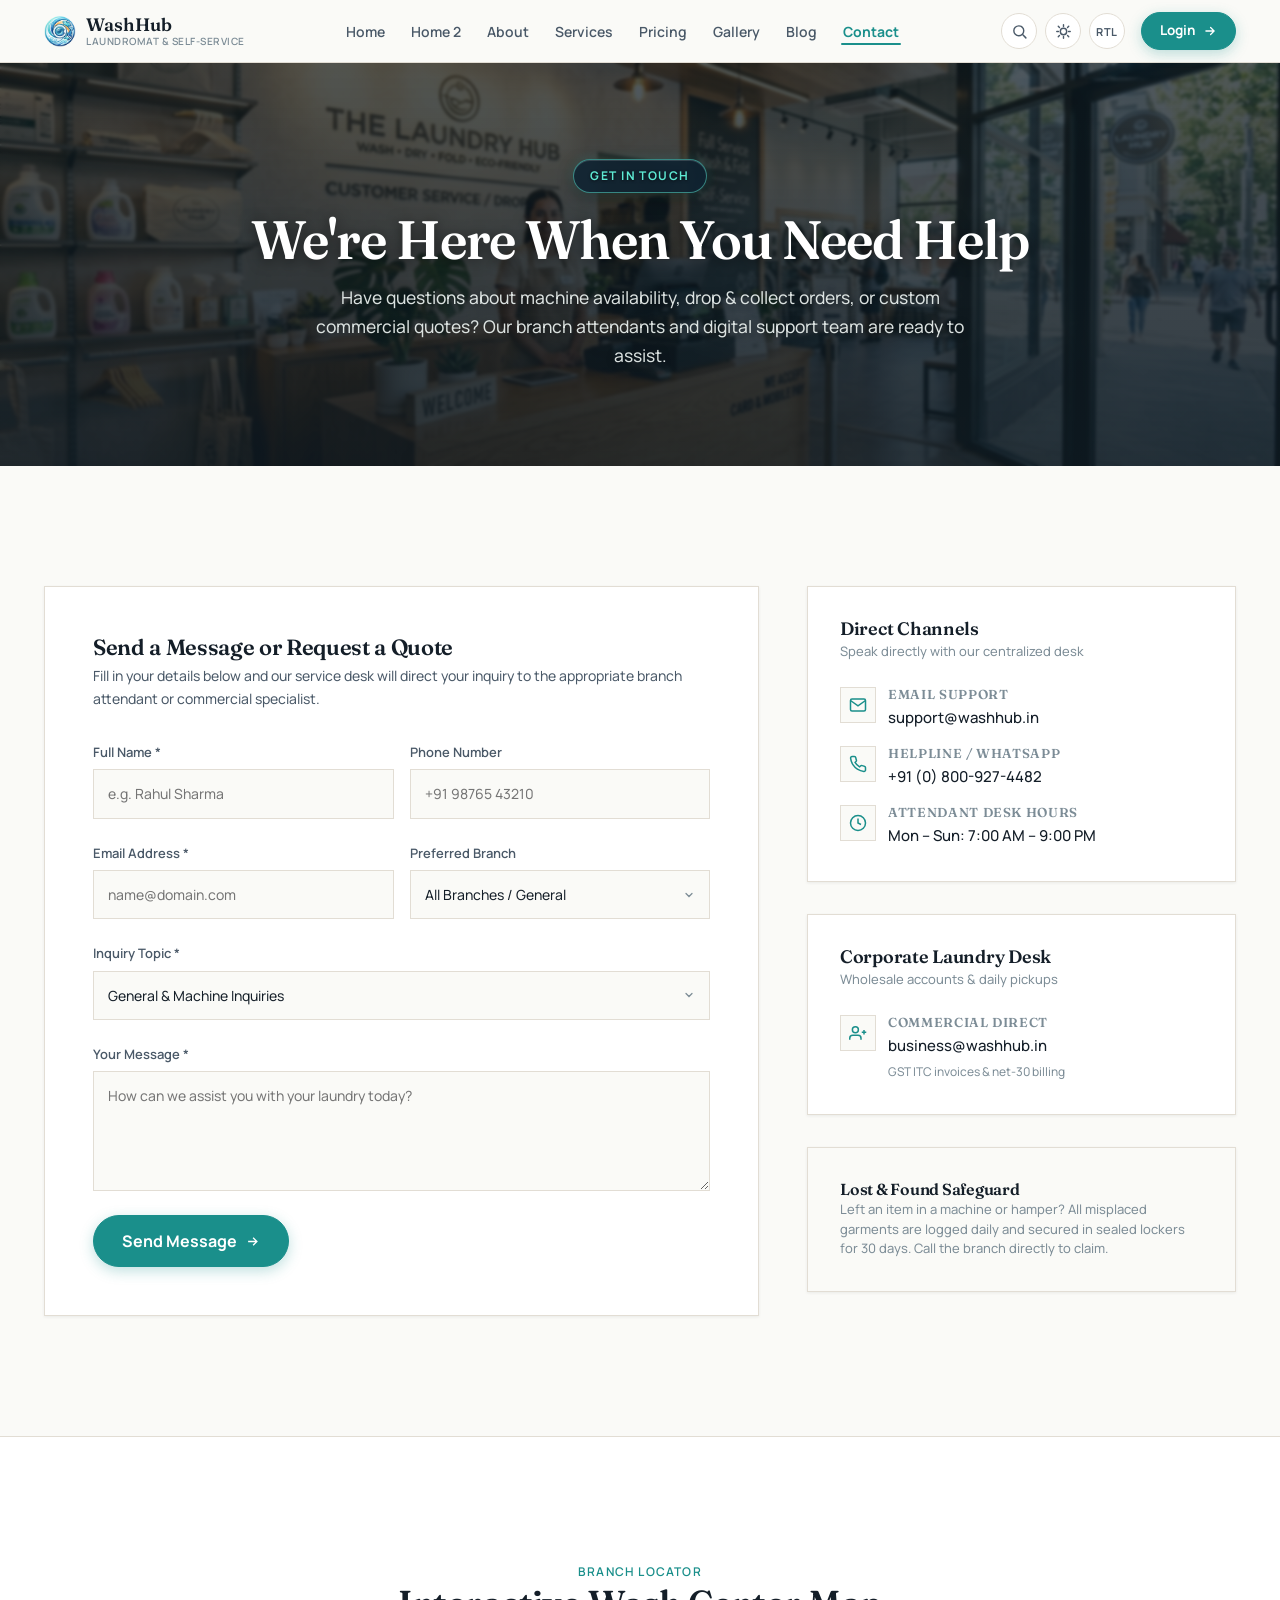
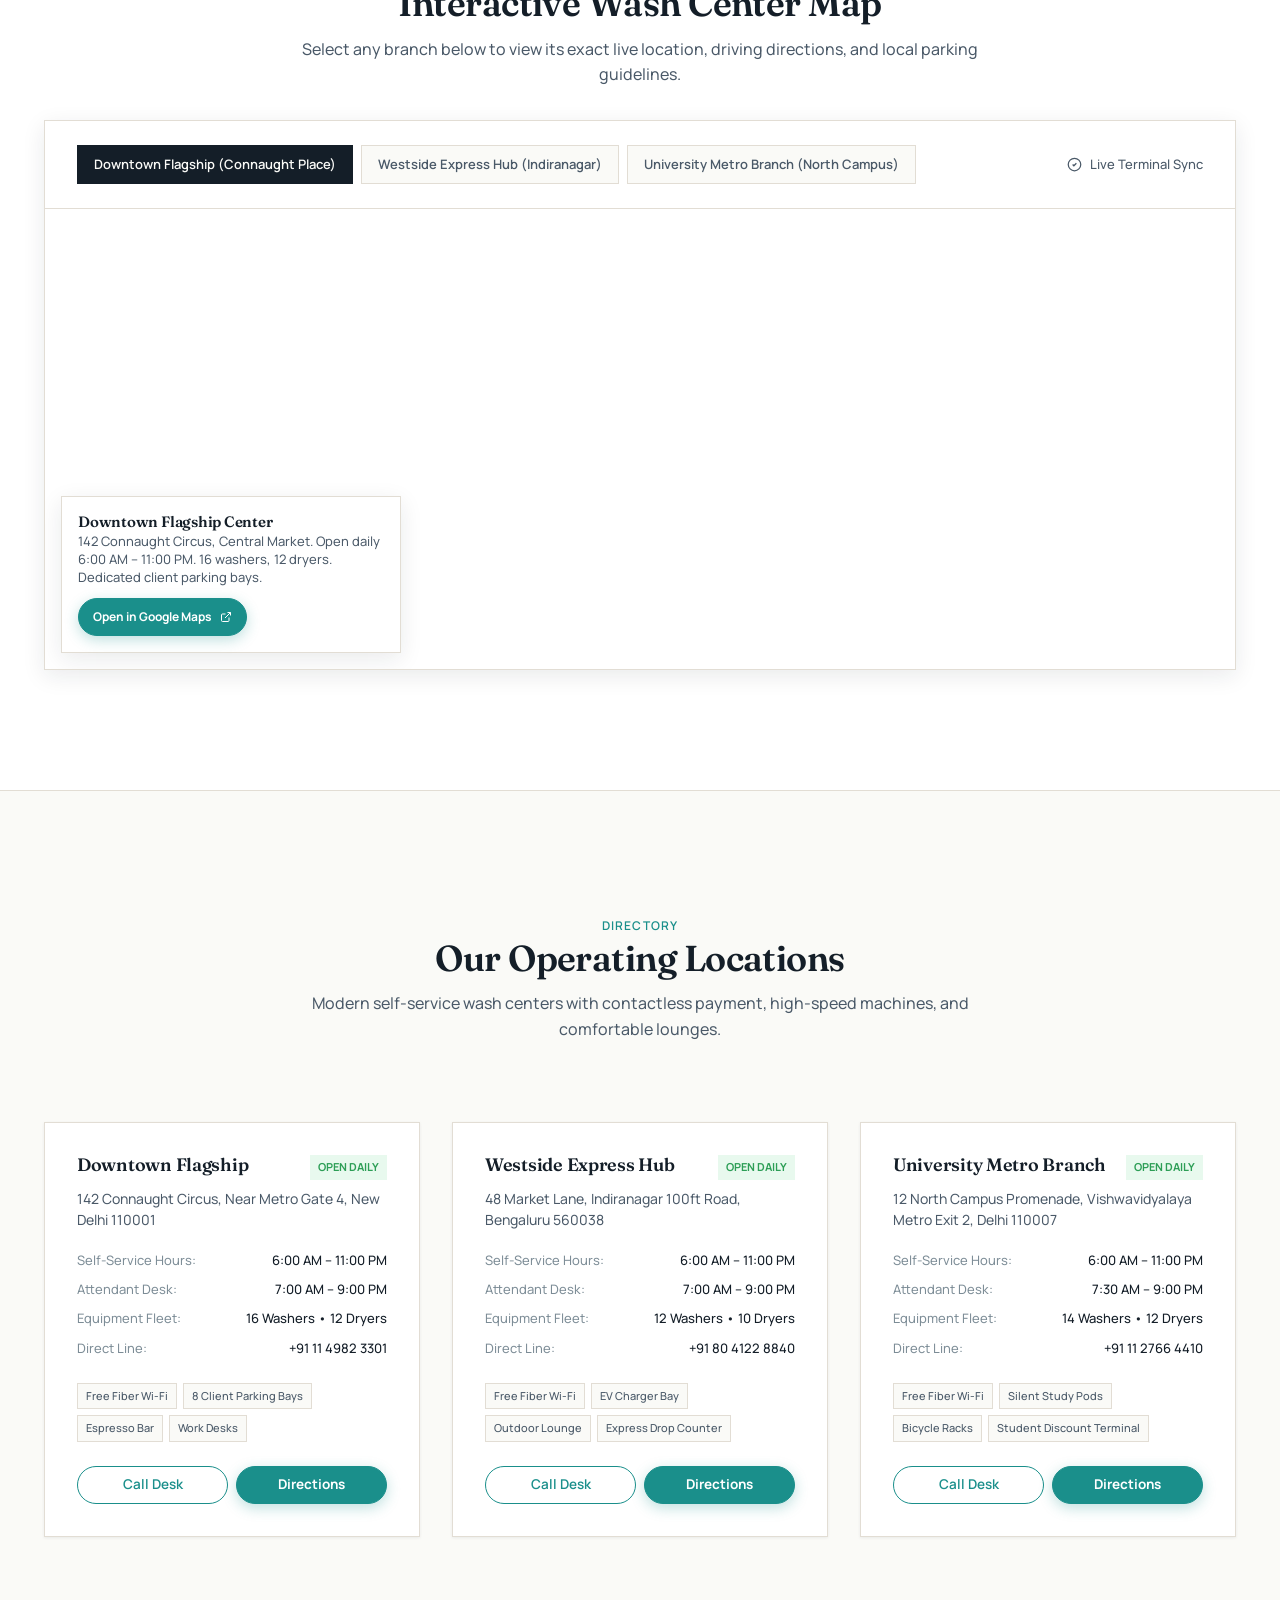
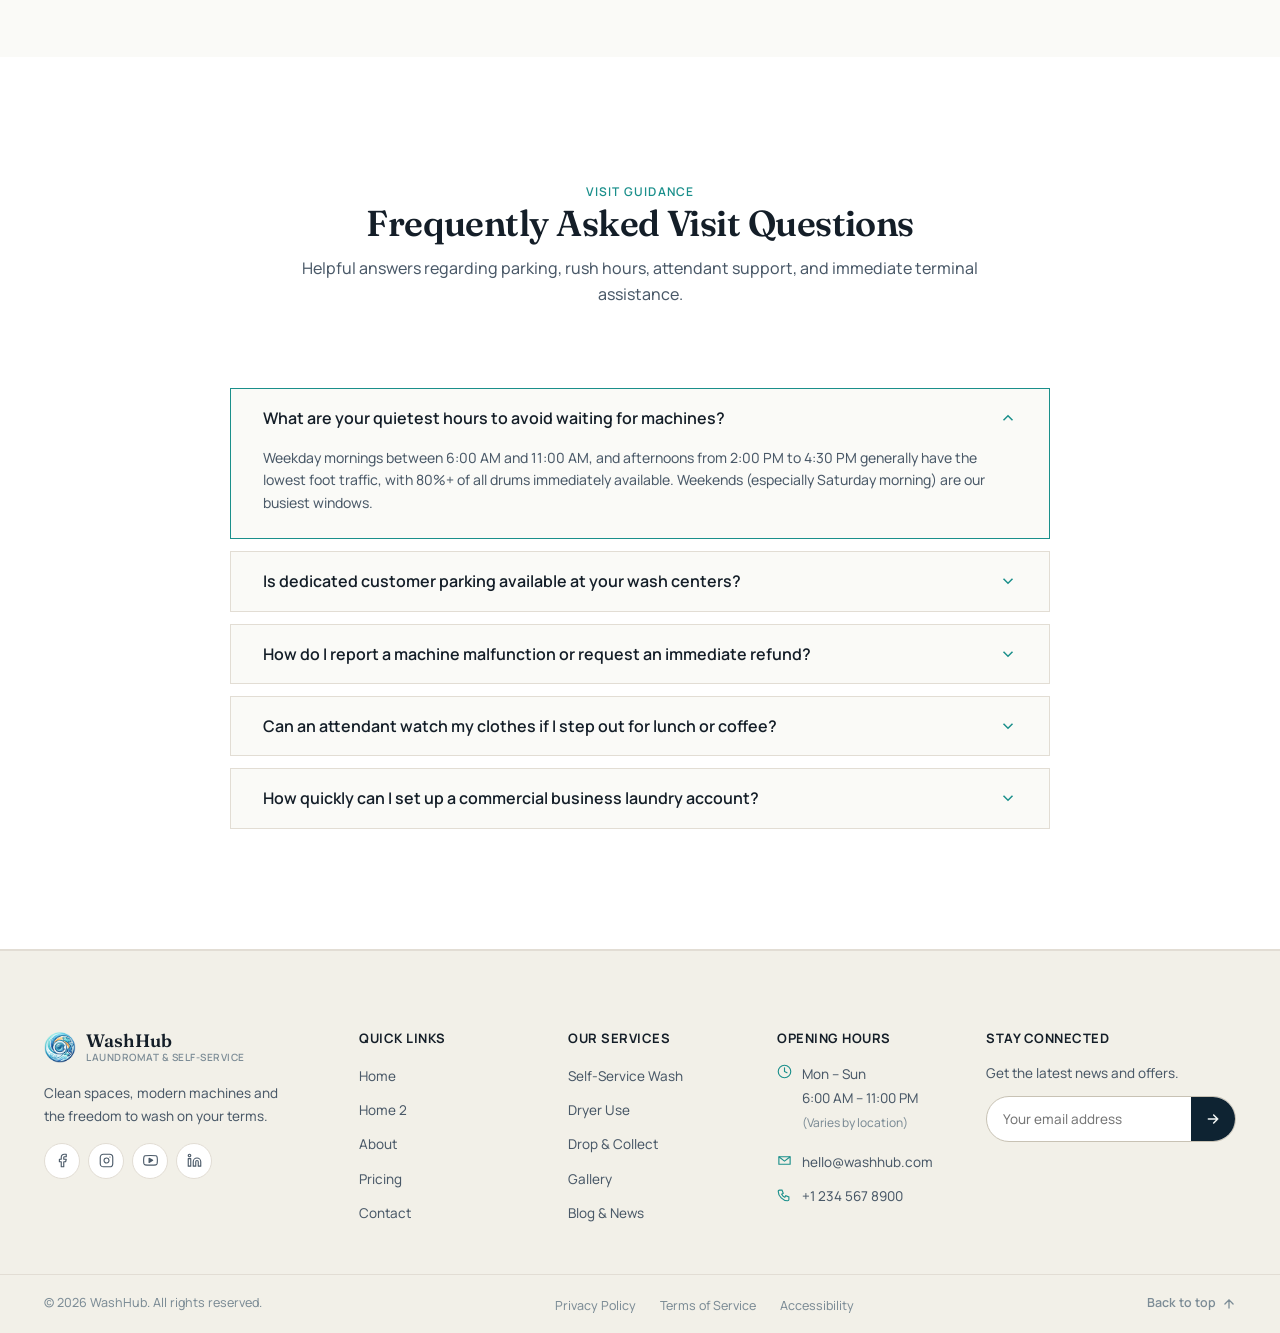
<file: contact.html>
<!DOCTYPE html>
<html lang="en" dir="ltr" data-theme="light">
<head>
  <meta charset="UTF-8">
  <meta name="viewport" content="width=device-width, initial-scale=1.0">
  <title>Contact &amp; Branch Locations | WashHub Laundromat &amp; Wash Center</title>
  <meta name="description" content="Connect with WashHub laundromats across our 3 central locations. View live interactive maps, check opening hours, machine capacity, and send inquiries.">
  <link rel="preconnect" href="https://fonts.googleapis.com">
  <link rel="preconnect" href="https://fonts.gstatic.com" crossorigin>
  <link href="https://fonts.googleapis.com/css2?family=Outfit:wght@400;500;600;700&family=Plus+Jakarta+Sans:wght@400;500;600;700&display=swap" rel="stylesheet">
  <link rel="stylesheet" href="style.css">
  <link rel="icon" type="image/png" href="Assets/logo.png">
  <link rel="apple-touch-icon" href="Assets/logo.png">
</head>
<body>
<a href="#mainContent" class="skip-link">Skip to main content</a>

<!-- ============ GLOBAL HEADER ============ -->
<header class="site-header" id="siteHeader">
  <div class="container header-inner">
    <a href="index.html" class="brand" aria-label="WashHub home">
      <span class="brand-mark" aria-hidden="true">
        <img src="Assets/logo.png" alt="" width="32" height="32" class="brand-logo-img">
      </span>
      <span class="brand-text">
        <span class="brand-name">WashHub</span>
        <span class="brand-sub">LAUNDROMAT &amp; SELF-SERVICE</span>
      </span>
    </a>

    <nav class="primary-nav" id="primaryNav" aria-label="Primary navigation">
      <ul>
        <li><a href="index.html" class="nav-link">Home</a></li>
        <li><a href="home-2.html" class="nav-link">Home 2</a></li>
        <li><a href="about.html" class="nav-link">About</a></li>
        <li><a href="services.html" class="nav-link">Services</a></li>
        <li><a href="pricing.html" class="nav-link">Pricing</a></li>
        <li><a href="gallery.html" class="nav-link">Gallery</a></li>
        <li><a href="blog.html" class="nav-link">Blog</a></li>
        <li><a href="contact.html" class="nav-link is-active" aria-current="page">Contact</a></li>
      </ul>
    </nav>

    <div class="header-actions">
      <button class="icon-btn search-toggle" id="searchBtn" type="button" aria-label="Search WashHub">
        <svg width="17" height="17" viewBox="0 0 24 24" fill="none" stroke="currentColor" stroke-width="2" stroke-linecap="round"><circle cx="11" cy="11" r="7"/><path d="m21 21-4.3-4.3"/></svg>
      </button>
      <button class="icon-btn theme-toggle" id="themeToggle" type="button" aria-label="Switch to dark mode" aria-pressed="false">
        <svg class="icon-sun" width="17" height="17" viewBox="0 0 24 24" fill="none" stroke="currentColor" stroke-width="2" stroke-linecap="round"><circle cx="12" cy="12" r="4.5"/><path d="M12 2.5v2.4M12 19.1v2.4M4.6 4.6l1.7 1.7M17.7 17.7l1.7 1.7M2.5 12h2.4M19.1 12h2.4M4.6 19.4l1.7-1.7M17.7 6.3l1.7-1.7"/></svg>
        <svg class="icon-moon" width="17" height="17" viewBox="0 0 24 24" fill="none" stroke="currentColor" stroke-width="2" stroke-linecap="round"><path d="M20 14.5A8.5 8.5 0 1 1 9.5 4a7 7 0 0 0 10.5 10.5Z"/></svg>
      </button>
      <button class="icon-btn dir-toggle" id="dirToggle" type="button" aria-label="Switch to right-to-left layout">
        <span class="dir-toggle-label">RTL</span>
      </button>
      <a href="login.html" class="btn btn-primary btn-compact header-cta">
        Login
        <svg width="14" height="14" viewBox="0 0 24 24" fill="none" stroke="currentColor" stroke-width="2.2" stroke-linecap="round"><path d="M5 12h14M13 6l6 6-6 6"/></svg>
      </a>
      <button class="menu-btn" id="menuBtn" type="button" aria-label="Open navigation menu" aria-expanded="false" aria-controls="mobileNav">
        <span></span><span></span><span></span>
      </button>
    </div>
  </div>
</header>

<!-- ============ MOBILE NAV ============ -->
<div class="mobile-nav-scrim" id="mobileScrim" aria-hidden="true"></div>
<nav class="mobile-nav" id="mobileNav" aria-label="Mobile navigation" aria-hidden="true">
  <div class="mobile-nav-head">
    <a href="index.html" class="brand" aria-label="WashHub home">
      <span class="brand-mark" aria-hidden="true">
        <img src="Assets/logo.png" alt="" width="32" height="32" class="brand-logo-img">
      </span>
      <span class="brand-text">
        <span class="brand-name">WashHub</span>
        <span class="brand-sub">LAUNDROMAT &amp; SELF-SERVICE</span>
      </span>
    </a>
    <button type="button" class="icon-btn" id="mobileClose" aria-label="Close navigation menu">
      <svg width="18" height="18" viewBox="0 0 24 24" fill="none" stroke="currentColor" stroke-width="2" stroke-linecap="round"><path d="M6 6l12 12M18 6 6 18"/></svg>
    </button>
  </div>
  <ul>
    <li><a href="index.html">Home</a></li>
    <li><a href="home-2.html">Home 2</a></li>
    <li><a href="about.html">About</a></li>
    <li><a href="services.html">Services</a></li>
    <li><a href="pricing.html">Pricing</a></li>
    <li><a href="gallery.html">Gallery</a></li>
    <li><a href="blog.html">Blog</a></li>
    <li><a href="contact.html" class="is-active" aria-current="page">Contact</a></li>
  </ul>
  <div class="mobile-nav-foot">
    <div class="mobile-nav-foot-row">
      <button class="icon-btn theme-toggle" id="themeToggleMobile" type="button" aria-label="Toggle dark mode">
        <svg class="icon-sun" width="17" height="17" viewBox="0 0 24 24" fill="none" stroke="currentColor" stroke-width="2" stroke-linecap="round"><circle cx="12" cy="12" r="4.5"/><path d="M12 2.5v2.4M12 19.1v2.4M4.6 4.6l1.7 1.7M17.7 17.7l1.7 1.7M2.5 12h2.4M19.1 12h2.4M4.6 19.4l1.7-1.7M17.7 6.3l1.7-1.7"/></svg>
        <svg class="icon-moon" width="17" height="17" viewBox="0 0 24 24" fill="none" stroke="currentColor" stroke-width="2" stroke-linecap="round"><path d="M20 14.5A8.5 8.5 0 1 1 9.5 4a7 7 0 0 0 10.5 10.5Z"/></svg>
      </button>
      <button class="icon-btn dir-toggle" id="dirToggleMobile" type="button" aria-label="Toggle direction">
        <span class="dir-toggle-label">RTL</span>
      </button>
    </div>
    <a href="login.html" class="btn btn-primary" style="width:100%;justify-content:center;">Login</a>
  </div>
</nav>

<main id="mainContent">

  <!-- ============ CONTACT HERO (UNIFIED) ============ -->
  <section class="page-hero-unified" aria-labelledby="contactHeroTitle">
    <div class="page-hero-bg">
      <img
        class="page-hero-bg-img"
        src="Assets/hero_contact.jpg"
        alt="Welcoming modern WashHub customer service reception desk and help counter"
        width="1600" height="900"
        loading="eager"
      >
      <div class="page-hero-overlay"></div>
    </div>
    <div class="container page-hero-container">
      <div class="page-hero-content" data-reveal>
        <span class="page-hero-eyebrow">Get In Touch</span>
        <h1 id="contactHeroTitle" class="page-hero-title">We're Here When You Need Help</h1>
        <p class="page-hero-subtitle">Have questions about machine availability, drop &amp; collect orders, or custom commercial quotes? Our branch attendants and digital support team are ready to assist.</p>
      </div>
    </div>
  </section>

  <!-- ============ LIVE SERVICE DESK STRIP ============ -->
  

  <!-- ============ 2. INQUIRY FORM & COMMUNICATIONS HUB ============ -->
  <section class="cnt-inquiry-section" aria-labelledby="inquiryHeading">
    <div class="container">
      <div class="cnt-main-grid">

        <!-- Form Card -->
        <div class="cnt-form-card">
          <div class="cnt-form-head">
            <h2 class="cnt-form-title" id="inquiryHeading">Send a Message or Request a Quote</h2>
            <p class="cnt-form-desc">
              Fill in your details below and our service desk will direct your inquiry to the appropriate branch attendant or commercial specialist.
            </p>
          </div>

          <form class="cnt-form" id="cntForm" action="#" method="post" novalidate>
            <div class="cnt-form-row">
              <div class="cnt-form-group">
                <label for="cntName" class="cnt-label">Full Name *</label>
                <input type="text" id="cntName" name="name" class="cnt-input" placeholder="e.g. Rahul Sharma" required>
              </div>
              <div class="cnt-form-group">
                <label for="cntPhone" class="cnt-label">Phone Number</label>
                <input type="tel" id="cntPhone" name="phone" class="cnt-input" placeholder="+91 98765 43210">
              </div>
            </div>

            <div class="cnt-form-row">
              <div class="cnt-form-group">
                <label for="cntEmail" class="cnt-label">Email Address *</label>
                <input type="email" id="cntEmail" name="email" class="cnt-input" placeholder="name@domain.com" required>
              </div>
              <div class="cnt-form-group">
                <label for="cntBranch" class="cnt-label">Preferred Branch</label>
                <select id="cntBranch" name="branch" class="cnt-select">
                  <option value="all">All Branches / General</option>
                  <option value="downtown">Downtown (Connaught)</option>
                  <option value="westside">Westside (Indiranagar)</option>
                  <option value="university">University (North Campus)</option>
                </select>
              </div>
            </div>

            <div class="cnt-form-group">
              <label for="cntTopic" class="cnt-label">Inquiry Topic *</label>
              <select id="cntTopic" name="topic" class="cnt-select">
                <option value="general">General &amp; Machine Inquiries</option>
                <option value="drop_off">Drop &amp; Collect Status</option>
                <option value="machine_issue">Machine Feedback &amp; Refund</option>
                <option value="lost_found">Lost &amp; Found Inquiry</option>
                <option value="business">Commercial &amp; B2B Quote</option>
              </select>
            </div>

            <!-- Dynamic B2B Extra Container -->
            <div class="cnt-b2b-extra" id="cntB2bExtra">
              <div class="cnt-form-row">
                <div class="cnt-form-group">
                  <label for="cntCompany" class="cnt-label">Business / Organization Name</label>
                  <input type="text" id="cntCompany" name="company" class="cnt-input" placeholder="e.g. Blue Fin Boutique Hotel">
                </div>
                <div class="cnt-form-group">
                  <label for="cntVolume" class="cnt-label">Estimated Weekly Volume</label>
                  <select id="cntVolume" name="volume" class="cnt-select">
                    <option value="small">40 kg – 100 kg / week</option>
                    <option value="medium">100 kg – 300 kg / week</option>
                    <option value="large">300 kg+ / week (High volume)</option>
                  </select>
                </div>
              </div>
            </div>

            <div class="cnt-form-group">
              <label for="cntMsg" class="cnt-label">Your Message *</label>
              <textarea id="cntMsg" name="message" class="cnt-textarea" placeholder="How can we assist you with your laundry today?" required></textarea>
            </div>

            <div class="cnt-form-status" id="cntFormStatus" role="status" aria-live="polite"></div>

            <button type="submit" class="btn btn-primary btn-lg" style="align-self:flex-start;">
              Send Message
              <svg width="15" height="15" viewBox="0 0 24 24" fill="none" stroke="currentColor" stroke-width="2.2"><path d="M5 12h14M13 6l6 6-6 6"/></svg>
            </button>
          </form>
        </div>

        <!-- Direct Contact Sidebar -->
        <aside class="cnt-sidebar">
          <div class="cnt-info-card">
            <div class="cnt-info-head">
              <h3>Direct Channels</h3>
              <p>Speak directly with our centralized desk</p>
            </div>
            <div class="cnt-info-list">
              <div class="cnt-info-item">
                <div class="cnt-info-icon" aria-hidden="true">
                  <svg width="18" height="18" viewBox="0 0 24 24" fill="none" stroke="currentColor" stroke-width="2"><path d="M4 4h16c1.1 0 2 .9 2 2v12c0 1.1-.9 2-2 2H4c-1.1 0-2-.9-2-2V6c0-1.1.9-2 2-2z"/><polyline points="22,6 12,13 2,6"/></svg>
                </div>
                <div class="cnt-info-content">
                  <h4>Email Support</h4>
                  <a href="mailto:support@washhub.in">support@washhub.in</a>
                </div>
              </div>

              <div class="cnt-info-item">
                <div class="cnt-info-icon" aria-hidden="true">
                  <svg width="18" height="18" viewBox="0 0 24 24" fill="none" stroke="currentColor" stroke-width="2"><path d="M22 16.92v3a2 2 0 0 1-2.18 2 19.79 19.79 0 0 1-8.63-3.07 19.5 19.5 0 0 1-6-6 19.79 19.79 0 0 1-3.07-8.67A2 2 0 0 1 4.11 2h3a2 2 0 0 1 2 1.72 12.84 12.84 0 0 0 .7 2.81 2 2 0 0 1-.45 2.11L8.09 9.91a16 16 0 0 0 6 6l1.27-1.27a2 2 0 0 1 2.11-.45 12.84 12.84 0 0 0 2.81.7A2 2 0 0 1 22 16.92z"/></svg>
                </div>
                <div class="cnt-info-content">
                  <h4>Helpline / WhatsApp</h4>
                  <a href="tel:+918009274482">+91 (0) 800-927-4482</a>
                </div>
              </div>

              <div class="cnt-info-item">
                <div class="cnt-info-icon" aria-hidden="true">
                  <svg width="18" height="18" viewBox="0 0 24 24" fill="none" stroke="currentColor" stroke-width="2"><circle cx="12" cy="12" r="10"/><polyline points="12 6 12 12 16 14"/></svg>
                </div>
                <div class="cnt-info-content">
                  <h4>Attendant Desk Hours</h4>
                  <span>Mon – Sun: 7:00 AM – 9:00 PM</span>
                </div>
              </div>
            </div>
          </div>

          <div class="cnt-info-card">
            <div class="cnt-info-head">
              <h3>Corporate Laundry Desk</h3>
              <p>Wholesale accounts &amp; daily pickups</p>
            </div>
            <div class="cnt-info-list">
              <div class="cnt-info-item">
                <div class="cnt-info-icon" aria-hidden="true">
                  <svg width="18" height="18" viewBox="0 0 24 24" fill="none" stroke="currentColor" stroke-width="2"><path d="M16 21v-2a4 4 0 0 0-4-4H5a4 4 0 0 0-4 4v2"/><circle cx="8.5" cy="7.5" r="4"/><line x1="20" y1="8" x2="20" y2="14"/><line x1="23" y1="11" x2="17" y2="11"/></svg>
                </div>
                <div class="cnt-info-content">
                  <h4>Commercial Direct</h4>
                  <a href="mailto:business@washhub.in">business@washhub.in</a>
                  <p style="font-size:12px;color:var(--text-muted);margin-top:4px;">GST ITC invoices &amp; net-30 billing</p>
                </div>
              </div>
            </div>
          </div>

          <div class="cnt-info-card" style="background:var(--bg-primary);">
            <div class="cnt-info-head">
              <h3 style="font-size:16px;">Lost &amp; Found Safeguard</h3>
              <p style="font-size:13px;line-height:1.5;">
                Left an item in a machine or hamper? All misplaced garments are logged daily and secured in sealed lockers for 30 days. Call the branch directly to claim.
              </p>
            </div>
          </div>
        </aside>

      </div>
    </div>
  </section>

  <!-- ============ 3. REAL INTERACTIVE MAP SECTION ============ -->
  <section class="cnt-map-section" aria-labelledby="mapSectionHeading">
    <div class="container">
      <div class="prc-section-header" style="margin-block-end:var(--sp-6);">
        <span class="prc-section-eyebrow">Branch Locator</span>
        <h2 class="prc-section-h2" id="mapSectionHeading">Interactive Wash Center Map</h2>
        <p class="prc-section-desc">
          Select any branch below to view its exact live location, driving directions, and local parking guidelines.
        </p>
      </div>

      <div class="cnt-map-box">
        <div class="cnt-map-header">
          <div class="cnt-map-pills" role="tablist" aria-label="Location tabs">
            <button type="button" class="cnt-map-btn is-active" data-map-loc="downtown" aria-pressed="true">
              Downtown Flagship (Connaught Place)
            </button>
            <button type="button" class="cnt-map-btn" data-map-loc="westside" aria-pressed="false">
              Westside Express Hub (Indiranagar)
            </button>
            <button type="button" class="cnt-map-btn" data-map-loc="university" aria-pressed="false">
              University Metro Branch (North Campus)
            </button>
          </div>
          <span class="cnt-map-badge">
            <svg width="15" height="15" viewBox="0 0 24 24" fill="none" stroke="currentColor" stroke-width="2"><circle cx="12" cy="12" r="10"/><path d="m9 12 2 2 4-4"/></svg>
            Live Terminal Sync
          </span>
        </div>

        <div class="cnt-map-frame-wrap">
          <iframe
            id="cntMapFrame"
            class="cnt-map-frame"
            title="Interactive Google Map of WashHub Locations"
            src="https://maps.google.com/maps?q=Connaught%20Place%20New%20Delhi&t=&z=15&ie=UTF8&iwloc=&output=embed"
            loading="lazy"
            allowfullscreen>
          </iframe>

          <!-- Map Info Overlay Card -->
          <div class="cnt-map-overlay" aria-live="polite">
            <h4 id="cntMapOverlayTitle">Downtown Flagship Center</h4>
            <p id="cntMapOverlayDesc">
              142 Connaught Circus, Central Market. Open daily 6:00 AM – 11:00 PM. 16 washers, 12 dryers. Dedicated client parking bays.
            </p>
            <a href="https://maps.google.com/?q=Connaught+Place+New+Delhi" target="_blank" rel="noopener noreferrer" class="btn btn-primary btn-compact" style="font-size:12px;padding:6px 14px;">
              Open in Google Maps
              <svg width="12" height="12" viewBox="0 0 24 24" fill="none" stroke="currentColor" stroke-width="2"><path d="M18 13v6a2 2 0 0 1-2 2H5a2 2 0 0 1-2-2V8a2 2 0 0 1 2-2h6"/><polyline points="15 3 21 3 21 9"/><line x1="10" y1="14" x2="21" y2="3"/></svg>
            </a>
          </div>
        </div>
      </div>
    </div>
  </section>

  <!-- ============ 4. COMPLETE BRANCH DIRECTORY ============ -->
  <section class="cnt-branches-section" id="branches" aria-labelledby="branchesHeading">
    <div class="container">
      <div class="prc-section-header">
        <span class="prc-section-eyebrow">Directory</span>
        <h2 class="prc-section-h2" id="branchesHeading">Our Operating Locations</h2>
        <p class="prc-section-desc">
          Modern self-service wash centers with contactless payment, high-speed machines, and comfortable lounges.
        </p>
      </div>

      <div class="cnt-branches-grid">
        <!-- Branch 1: Downtown Flagship -->
        <article class="cnt-branch-card" aria-labelledby="b1Title">
          <div>
            <div class="cnt-branch-head">
              <h3 class="cnt-branch-name" id="b1Title">Downtown Flagship</h3>
              <span class="cnt-branch-status">Open Daily</span>
            </div>
            <p class="cnt-branch-address" style="margin-block: var(--sp-2);">
              142 Connaught Circus, Near Metro Gate 4, New Delhi 110001
            </p>
            <div class="cnt-branch-specs">
              <div class="cnt-bspec-row">
                <span class="cnt-bspec-label">Self-Service Hours:</span>
                <span class="cnt-bspec-val">6:00 AM – 11:00 PM</span>
              </div>
              <div class="cnt-bspec-row">
                <span class="cnt-bspec-label">Attendant Desk:</span>
                <span class="cnt-bspec-val">7:00 AM – 9:00 PM</span>
              </div>
              <div class="cnt-bspec-row">
                <span class="cnt-bspec-label">Equipment Fleet:</span>
                <span class="cnt-bspec-val">16 Washers • 12 Dryers</span>
              </div>
              <div class="cnt-bspec-row">
                <span class="cnt-bspec-label">Direct Line:</span>
                <span class="cnt-bspec-val">+91 11 4982 3301</span>
              </div>
            </div>
            <div class="cnt-branch-amenities" style="margin-block-start:var(--sp-3);">
              <span class="cnt-amenity-pill">Free Fiber Wi-Fi</span>
              <span class="cnt-amenity-pill">8 Client Parking Bays</span>
              <span class="cnt-amenity-pill">Espresso Bar</span>
              <span class="cnt-amenity-pill">Work Desks</span>
            </div>
          </div>
          <div class="cnt-branch-actions">
            <a href="tel:+911149823301" class="btn btn-secondary btn-compact" style="flex:1;">Call Desk</a>
            <a href="https://maps.google.com/?q=Connaught+Place+New+Delhi" target="_blank" rel="noopener noreferrer" class="btn btn-primary btn-compact" style="flex:1;">Directions</a>
          </div>
        </article>

        <!-- Branch 2: Westside Express Hub -->
        <article class="cnt-branch-card" aria-labelledby="b2Title">
          <div>
            <div class="cnt-branch-head">
              <h3 class="cnt-branch-name" id="b2Title">Westside Express Hub</h3>
              <span class="cnt-branch-status">Open Daily</span>
            </div>
            <p class="cnt-branch-address" style="margin-block: var(--sp-2);">
              48 Market Lane, Indiranagar 100ft Road, Bengaluru 560038
            </p>
            <div class="cnt-branch-specs">
              <div class="cnt-bspec-row">
                <span class="cnt-bspec-label">Self-Service Hours:</span>
                <span class="cnt-bspec-val">6:00 AM – 11:00 PM</span>
              </div>
              <div class="cnt-bspec-row">
                <span class="cnt-bspec-label">Attendant Desk:</span>
                <span class="cnt-bspec-val">7:00 AM – 9:00 PM</span>
              </div>
              <div class="cnt-bspec-row">
                <span class="cnt-bspec-label">Equipment Fleet:</span>
                <span class="cnt-bspec-val">12 Washers • 10 Dryers</span>
              </div>
              <div class="cnt-bspec-row">
                <span class="cnt-bspec-label">Direct Line:</span>
                <span class="cnt-bspec-val">+91 80 4122 8840</span>
              </div>
            </div>
            <div class="cnt-branch-amenities" style="margin-block-start:var(--sp-3);">
              <span class="cnt-amenity-pill">Free Fiber Wi-Fi</span>
              <span class="cnt-amenity-pill">EV Charger Bay</span>
              <span class="cnt-amenity-pill">Outdoor Lounge</span>
              <span class="cnt-amenity-pill">Express Drop Counter</span>
            </div>
          </div>
          <div class="cnt-branch-actions">
            <a href="tel:+918041228840" class="btn btn-secondary btn-compact" style="flex:1;">Call Desk</a>
            <a href="https://maps.google.com/?q=Indiranagar+Bengaluru" target="_blank" rel="noopener noreferrer" class="btn btn-primary btn-compact" style="flex:1;">Directions</a>
          </div>
        </article>

        <!-- Branch 3: University Metro Branch -->
        <article class="cnt-branch-card" aria-labelledby="b3Title">
          <div>
            <div class="cnt-branch-head">
              <h3 class="cnt-branch-name" id="b3Title">University Metro Branch</h3>
              <span class="cnt-branch-status">Open Daily</span>
            </div>
            <p class="cnt-branch-address" style="margin-block: var(--sp-2);">
              12 North Campus Promenade, Vishwavidyalaya Metro Exit 2, Delhi 110007
            </p>
            <div class="cnt-branch-specs">
              <div class="cnt-bspec-row">
                <span class="cnt-bspec-label">Self-Service Hours:</span>
                <span class="cnt-bspec-val">6:00 AM – 11:00 PM</span>
              </div>
              <div class="cnt-bspec-row">
                <span class="cnt-bspec-label">Attendant Desk:</span>
                <span class="cnt-bspec-val">7:30 AM – 9:00 PM</span>
              </div>
              <div class="cnt-bspec-row">
                <span class="cnt-bspec-label">Equipment Fleet:</span>
                <span class="cnt-bspec-val">14 Washers • 12 Dryers</span>
              </div>
              <div class="cnt-bspec-row">
                <span class="cnt-bspec-label">Direct Line:</span>
                <span class="cnt-bspec-val">+91 11 2766 4410</span>
              </div>
            </div>
            <div class="cnt-branch-amenities" style="margin-block-start:var(--sp-3);">
              <span class="cnt-amenity-pill">Free Fiber Wi-Fi</span>
              <span class="cnt-amenity-pill">Silent Study Pods</span>
              <span class="cnt-amenity-pill">Bicycle Racks</span>
              <span class="cnt-amenity-pill">Student Discount Terminal</span>
            </div>
          </div>
          <div class="cnt-branch-actions">
            <a href="tel:+911127664410" class="btn btn-secondary btn-compact" style="flex:1;">Call Desk</a>
            <a href="https://maps.google.com/?q=North+Campus+Delhi" target="_blank" rel="noopener noreferrer" class="btn btn-primary btn-compact" style="flex:1;">Directions</a>
          </div>
        </article>
      </div>
    </div>
  </section>

  <!-- ============ 5. VISIT & CONTACT FAQ ============ -->
  <section class="cnt-faq-section" aria-labelledby="cntFaqHeading">
    <div class="container">
      <div class="prc-section-header">
        <span class="prc-section-eyebrow">Visit Guidance</span>
        <h2 class="prc-section-h2" id="cntFaqHeading">Frequently Asked Visit Questions</h2>
        <p class="prc-section-desc">
          Helpful answers regarding parking, rush hours, attendant support, and immediate terminal assistance.
        </p>
      </div>

      <div class="cnt-faq-accordion">
        <div class="cnt-faq-item is-open">
          <button class="cnt-faq-btn" type="button" aria-expanded="true" id="cfaq1Btn">
            <span>What are your quietest hours to avoid waiting for machines?</span>
            <svg width="18" height="18" viewBox="0 0 24 24" fill="none" stroke="currentColor" stroke-width="2"><path d="m6 9 6 6 6-6"/></svg>
          </button>
          <div class="cnt-faq-content" id="cfaq1Ans" role="region" aria-labelledby="cfaq1Btn">
            Weekday mornings between 6:00 AM and 11:00 AM, and afternoons from 2:00 PM to 4:30 PM generally have the lowest foot traffic, with 80%+ of all drums immediately available. Weekends (especially Saturday morning) are our busiest windows.
          </div>
        </div>

        <div class="cnt-faq-item">
          <button class="cnt-faq-btn" type="button" aria-expanded="false" id="cfaq2Btn">
            <span>Is dedicated customer parking available at your wash centers?</span>
            <svg width="18" height="18" viewBox="0 0 24 24" fill="none" stroke="currentColor" stroke-width="2"><path d="m6 9 6 6 6-6"/></svg>
          </button>
          <div class="cnt-faq-content" id="cfaq2Ans" role="region" aria-labelledby="cfaq2Btn">
            Yes. Our Downtown Flagship has 8 dedicated client parking spaces directly behind the facility. The Westside Express Hub features adjacent curbside street parking and dual EV charging bays. The University Metro branch is adjacent to public transit parking and offers secure bicycle racks.
          </div>
        </div>

        <div class="cnt-faq-item">
          <button class="cnt-faq-btn" type="button" aria-expanded="false" id="cfaq3Btn">
            <span>How do I report a machine malfunction or request an immediate refund?</span>
            <svg width="18" height="18" viewBox="0 0 24 24" fill="none" stroke="currentColor" stroke-width="2"><path d="m6 9 6 6 6-6"/></svg>
          </button>
          <div class="cnt-faq-content" id="cfaq3Ans" role="region" aria-labelledby="cfaq3Btn">
            If an attendant is on duty, please inform them at the counter for an immediate machine reallocation. If you are washing outside attendant hours, press the red "Help / Refund" button directly on the terminal or call our 24/7 hotline at +91 (0) 800-927-4482 for instant remote credit.
          </div>
        </div>

        <div class="cnt-faq-item">
          <button class="cnt-faq-btn" type="button" aria-expanded="false" id="cfaq4Btn">
            <span>Can an attendant watch my clothes if I step out for lunch or coffee?</span>
            <svg width="18" height="18" viewBox="0 0 24 24" fill="none" stroke="currentColor" stroke-width="2"><path d="m6 9 6 6 6-6"/></svg>
          </button>
          <div class="cnt-faq-content" id="cfaq4Ans" role="region" aria-labelledby="cfaq4Btn">
            While self-service cycles are the user's primary responsibility, our attendants routinely monitor finished machines to ensure clothes are safe. You can also opt for our "Wash &amp; Transfer" service at the counter for ₹30, where an attendant will transfer your load to a dryer while you are away.
          </div>
        </div>

        <div class="cnt-faq-item">
          <button class="cnt-faq-btn" type="button" aria-expanded="false" id="cfaq5Btn">
            <span>How quickly can I set up a commercial business laundry account?</span>
            <svg width="18" height="18" viewBox="0 0 24 24" fill="none" stroke="currentColor" stroke-width="2"><path d="m6 9 6 6 6-6"/></svg>
          </button>
          <div class="cnt-faq-content" id="cfaq5Ans" role="region" aria-labelledby="cfaq5Btn">
            Commercial accounts can be established within 24 hours. Once you submit our corporate inquiry form above or email business@washhub.in, we provide a formal rate quote, assign your pickup window, and issue your corporate account portal login.
          </div>
        </div>
      </div>
    </div>
  </section>

</main>

<!-- ============ FOOTER ============ -->
<footer class="site-footer" role="contentinfo">
  <div class="container footer-grid">
    <div class="footer-brand">
      <a href="index.html" class="brand" aria-label="WashHub home">
        <span class="brand-mark" aria-hidden="true">
          <img src="Assets/logo.png" alt="" width="32" height="32" class="brand-logo-img">
        </span>
        <span class="brand-text">
          <span class="brand-name">WashHub</span>
          <span class="brand-sub">LAUNDROMAT &amp; SELF-SERVICE</span>
        </span>
      </a>
      <p>Clean spaces, modern machines and the freedom to wash on your terms.</p>
      <ul class="social-links" aria-label="Social media">
        <li><a href="#" aria-label="WashHub on Facebook"><svg width="15" height="15" viewBox="0 0 24 24" fill="none" stroke="currentColor" stroke-width="1.8" stroke-linecap="round" stroke-linejoin="round" aria-hidden="true"><path d="M18 2h-3a5 5 0 0 0-5 5v3H7v4h3v8h4v-8h3l1-4h-4V7a1 1 0 0 1 1-1h3z"/></svg></a></li>
        <li><a href="#" aria-label="WashHub on Instagram"><svg width="15" height="15" viewBox="0 0 24 24" fill="none" stroke="currentColor" stroke-width="1.8" stroke-linecap="round" stroke-linejoin="round" aria-hidden="true"><rect x="2" y="2" width="20" height="20" rx="5" ry="5"/><path d="M16 11.37A4 4 0 1 1 12.63 8 4 4 0 0 1 16 11.37z"/><line x1="17.5" y1="6.5" x2="17.51" y2="6.5"/></svg></a></li>
        <li><a href="#" aria-label="WashHub on YouTube"><svg width="15" height="15" viewBox="0 0 24 24" fill="none" stroke="currentColor" stroke-width="1.8" stroke-linecap="round" stroke-linejoin="round" aria-hidden="true"><path d="M22.54 6.42a2.78 2.78 0 0 0-1.94-2C18.88 4 12 4 12 4s-6.88 0-8.6.46a2.78 2.78 0 0 0-1.94 2A29 29 0 0 0 1 11.75a29 29 0 0 0 .46 5.33A2.78 2.78 0 0 0 3.4 19c1.72.46 8.6.46 8.6.46s6.88 0 8.6-.46a2.78 2.78 0 0 0 1.94-2 29 29 0 0 0 .46-5.25 29 29 0 0 0-.46-5.33z"/><polygon points="9.75 15.02 15.5 11.75 9.75 8.48 9.75 15.02" fill="currentColor"/></svg></a></li>
        <li><a href="#" aria-label="WashHub on LinkedIn"><svg width="15" height="15" viewBox="0 0 24 24" fill="none" stroke="currentColor" stroke-width="1.8" stroke-linecap="round" stroke-linejoin="round" aria-hidden="true"><path d="M16 8a6 6 0 0 1 6 6v7h-4v-7a2 2 0 0 0-2-2 2 2 0 0 0-2 2v7h-4v-7a6 6 0 0 1 6-6z"/><rect x="2" y="9" width="4" height="12"/><circle cx="4" cy="4" r="2"/></svg></a></li>
      </ul>
    </div>

    <nav class="footer-col" aria-label="Quick links">
      <h4>Quick Links</h4>
      <ul>
        <li><a href="index.html">Home</a></li>
        <li><a href="home-2.html">Home 2</a></li>
        <li><a href="about.html">About</a></li>
        <li><a href="pricing.html">Pricing</a></li>
        <li><a href="contact.html">Contact</a></li>
      </ul>
    </nav>

    <nav class="footer-col" aria-label="Our services">
      <h4>Our Services</h4>
      <ul>
        <li><a href="services.html#self-service">Self-Service Wash</a></li>
        <li><a href="services.html#dryer-use">Dryer Use</a></li>
        <li><a href="services.html#drop-collect">Drop &amp; Collect</a></li>
        <li><a href="gallery.html">Gallery</a></li>
        <li><a href="blog.html">Blog &amp; News</a></li>
      </ul>
    </nav>

    <div class="footer-col">
      <h4>Opening Hours</h4>
      <div class="footer-contact-item">
        <svg viewBox="0 0 24 24" fill="none" stroke="currentColor" stroke-width="1.8" stroke-linecap="round" stroke-linejoin="round" aria-hidden="true"><circle cx="12" cy="12" r="10"/><polyline points="12 6 12 12 16 14"/></svg>
        <p class="hours" style="margin:0;">Mon – Sun<br>6:00 AM – 11:00 PM<br><span>(Varies by location)</span></p>
      </div>
      <div class="footer-contact-item" style="margin-block-start:var(--sp-4);">
        <svg viewBox="0 0 24 24" fill="none" stroke="currentColor" stroke-width="1.8" aria-hidden="true"><path d="M3 6h18v12H3z"/><path d="m3 6 9 7 9-7"/></svg>
        <span>hello@washhub.com</span>
      </div>
      <div class="footer-contact-item">
        <svg viewBox="0 0 24 24" fill="none" stroke="currentColor" stroke-width="1.8" aria-hidden="true"><path d="M4 5h4l2 5-2.5 1.5a11 11 0 0 0 5 5L14 14l5 2v4a2 2 0 0 1-2 2C9.5 22 2 14.5 2 7a2 2 0 0 1 2-2Z"/></svg>
        <span>+1 234 567 8900</span>
      </div>
    </div>

    <div class="footer-col footer-newsletter">
      <h4>Stay Connected</h4>
      <p style="font-size:13.5px;color:var(--text-secondary);">Get the latest news and offers.</p>
      <form class="newsletter-form" aria-label="Newsletter signup" novalidate>
        <label class="visually-hidden" for="contactNewsletterEmail">Email address</label>
        <input type="email" id="contactNewsletterEmail" placeholder="Your email address" required autocomplete="email">
        <button type="submit" aria-label="Subscribe to newsletter">
          <svg width="16" height="16" viewBox="0 0 24 24" fill="none" stroke="currentColor" stroke-width="2.2" stroke-linecap="round"><path d="M5 12h14M13 6l6 6-6 6"/></svg>
        </button>
      </form>
      <p class="newsletter-status" role="status" aria-live="polite"></p>
    </div>
  </div>

  <hr class="footer-divider">
  <div class="footer-bottom">
    <div class="container footer-bottom-inner">
      <p>© 2026 WashHub. All rights reserved.</p>
      <ul>
        <li><a href="#">Privacy Policy</a></li>
        <li><a href="#">Terms of Service</a></li>
        <li><a href="#">Accessibility</a></li>
      </ul>
      <a href="#" class="back-to-top" aria-label="Back to top of page">
        Back to top
        <svg width="14" height="14" viewBox="0 0 24 24" fill="none" stroke="currentColor" stroke-width="2.2" stroke-linecap="round"><path d="M12 19V5M5 12l7-7 7 7"/></svg>
      </a>
    </div>
  </div>
</footer>

<!-- ============ INTERACTIVE SEARCH MODAL ============ -->
<div class="search-modal" id="searchModal" role="dialog" aria-modal="true" aria-label="Search WashHub" hidden>
  <div class="search-modal-backdrop" id="searchBackdrop"></div>
  <div class="search-modal-container">
    <div class="search-modal-box">
      <div class="search-input-header">
        <svg class="search-input-icon" width="20" height="20" viewBox="0 0 24 24" fill="none" stroke="currentColor" stroke-width="2" stroke-linecap="round" aria-hidden="true"><circle cx="11" cy="11" r="7"/><path d="m21 21-4.3-4.3"/></svg>
        <input type="search" id="siteSearchInput" class="site-search-input" placeholder="Search machines, pricing, locations, drop & collect..." autocomplete="off">
        <button type="button" class="search-modal-close" id="searchCloseBtn" aria-label="Close search dialog">
          <svg width="18" height="18" viewBox="0 0 24 24" fill="none" stroke="currentColor" stroke-width="2" stroke-linecap="round"><path d="M6 6l12 12M18 6 6 18"/></svg>
        </button>
      </div>

      <div class="search-quick-tags">
        <span class="search-quick-label">Popular:</span>
        <button type="button" class="search-tag-chip" data-search-term="machines">Check Machines</button>
        <button type="button" class="search-tag-chip" data-search-term="pricing">View Pricing</button>
        <button type="button" class="search-tag-chip" data-search-term="downtown">Downtown Center</button>
        <button type="button" class="search-tag-chip" data-search-term="drop & collect">Drop &amp; Collect</button>
        <button type="button" class="search-tag-chip" data-search-term="eco">Eco Washing</button>
      </div>

      <div class="search-results-list" id="searchResultsList" role="region" aria-live="polite">
        <!-- Dynamically populated via script.js -->
      </div>
    </div>
  </div>
</div>

<script src="script.js"></script>
</body>
</html>
</file>
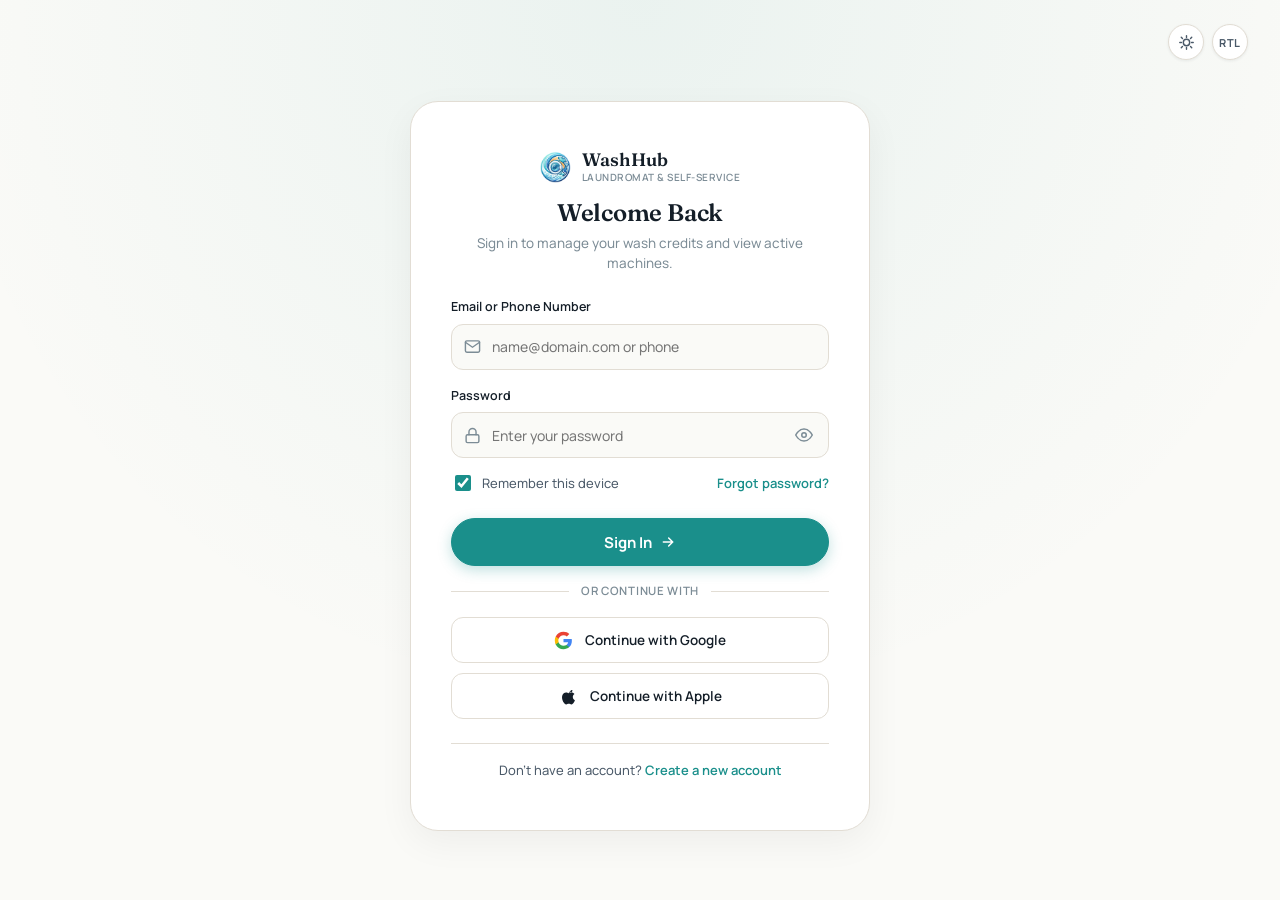
<file: login.html>
<!DOCTYPE html>
<html lang="en" dir="ltr" data-theme="light">
<head>
  <meta charset="UTF-8">
  <meta name="viewport" content="width=device-width, initial-scale=1.0">
  <title>Sign In | WashHub Laundromat &amp; Self-Service Wash Center</title>
  <meta name="description" content="Sign in to your WashHub account to track wash cycles in real-time, view receipts, and manage contactless machine credits.">
  <link rel="preconnect" href="https://fonts.googleapis.com">
  <link rel="preconnect" href="https://fonts.gstatic.com" crossorigin>
  <link href="https://fonts.googleapis.com/css2?family=Manrope:wght@400;500;600;700;800&family=Fraunces:opsz,wght@9..144,500;9..144,600&display=swap" rel="stylesheet">
  <link rel="stylesheet" href="style.css">
  <link rel="icon" type="image/png" href="Assets/logo.png">
  <link rel="apple-touch-icon" href="Assets/logo.png">
</head>
<body>

  <!-- ============ AUTH SCREEN CONTAINER ============ -->
  <div class="auth-screen">

    <!-- Top Utility Bar: Theme & RTL Toggles Only -->
    <header class="auth-top-bar" aria-label="Page controls">
      <div class="auth-top-actions">
        <button class="icon-btn theme-toggle" id="themeToggle" type="button" aria-label="Switch to dark mode" aria-pressed="false">
          <svg class="icon-sun" width="17" height="17" viewBox="0 0 24 24" fill="none" stroke="currentColor" stroke-width="2" stroke-linecap="round"><circle cx="12" cy="12" r="4.5"/><path d="M12 2.5v2.4M12 19.1v2.4M4.6 4.6l1.7 1.7M17.7 17.7l1.7 1.7M2.5 12h2.4M19.1 12h2.4M4.6 19.4l1.7-1.7M17.7 6.3l1.7-1.7"/></svg>
          <svg class="icon-moon" width="17" height="17" viewBox="0 0 24 24" fill="none" stroke="currentColor" stroke-width="2" stroke-linecap="round"><path d="M20 14.5A8.5 8.5 0 1 1 9.5 4a7 7 0 0 0 10.5 10.5Z"/></svg>
        </button>

        <button class="icon-btn dir-toggle" id="dirToggle" type="button" aria-label="Switch to right-to-left layout">
          <span class="dir-toggle-label">RTL</span>
        </button>
      </div>
    </header>

    <!-- Main Auth Card -->
    <main class="auth-card" id="mainContent">
      <div class="auth-brand-center">
        <a href="index.html" class="brand" aria-label="WashHub home">
          <span class="brand-mark" aria-hidden="true">
            <img src="Assets/logo.png" alt="" width="32" height="32" class="brand-logo-img">
          </span>
          <span class="brand-text">
            <span class="brand-name">WashHub</span>
            <span class="brand-sub">LAUNDROMAT &amp; SELF-SERVICE</span>
          </span>
        </a>

        <h1 class="auth-title">Welcome Back</h1>
        <p class="auth-subtitle">Sign in to manage your wash credits and view active machines.&lrm;</p>
      </div>

      <!-- Feedback alert -->
      <div id="authAlert" style="display:none;margin-block-end:var(--sp-4);" role="alert"></div>

      <!-- Form Section -->
      <form class="auth-form" id="loginForm" novalidate>
        <div class="auth-field">
          <label class="auth-label" for="loginEmail">Email or Phone Number</label>
          <div class="auth-input-wrap">
            <span class="auth-field-icon" aria-hidden="true">
              <svg width="17" height="17" viewBox="0 0 24 24" fill="none" stroke="currentColor" stroke-width="2" stroke-linecap="round"><path d="M4 4h16c1.1 0 2 .9 2 2v12c0 1.1-.9 2-2 2H4c-1.1 0-2-.9-2-2V6c0-1.1.9-2 2-2z"/><polyline points="22,6 12,13 2,6"/></svg>
            </span>
            <input class="auth-input" type="text" id="loginEmail" name="loginEmail" placeholder="name@domain.com or phone" required autocomplete="username">
          </div>
        </div>

        <div class="auth-field">
          <label class="auth-label" for="loginPassword">Password</label>
          <div class="auth-input-wrap has-eye">
            <span class="auth-field-icon" aria-hidden="true">
              <svg width="17" height="17" viewBox="0 0 24 24" fill="none" stroke="currentColor" stroke-width="2" stroke-linecap="round"><rect x="3" y="11" width="18" height="11" rx="2" ry="2"/><path d="M7 11V7a5 5 0 0 1 10 0v4"/></svg>
            </span>
            <input class="auth-input" type="password" id="loginPassword" name="loginPassword" placeholder="Enter your password" required autocomplete="current-password">
            <button class="auth-eye-btn" type="button" data-target="loginPassword" aria-label="Show password">
              <svg width="18" height="18" viewBox="0 0 24 24" fill="none" stroke="currentColor" stroke-width="2" stroke-linecap="round"><path d="M1 12s4-8 11-8 11 8 11 8-4 8-11 8-11-8-11-8z"/><circle cx="12" cy="12" r="3"/></svg>
            </button>
          </div>
        </div>

        <div class="auth-row">
          <label class="auth-checkbox">
            <input type="checkbox" name="rememberMe" checked>
            <span>Remember this device</span>
          </label>
          <a href="#" class="auth-link">Forgot password?&lrm;</a>
        </div>

        <button type="submit" class="btn btn-primary auth-submit-btn">
          Sign In
          <svg width="16" height="16" viewBox="0 0 24 24" fill="none" stroke="currentColor" stroke-width="2.2" stroke-linecap="round"><path d="M5 12h14M13 6l6 6-6 6"/></svg>
        </button>
      </form>

      <!-- Third-Party Section: Placed AFTER Login Button -->
      <div class="auth-divider">
        <span>Or continue with</span>
      </div>

      <div class="auth-sso-grid">
        <!-- Official Multi-Color Google Button -->
        <button type="button" class="auth-sso-btn" data-provider="Google" aria-label="Sign in with Google">
          <svg viewBox="0 0 24 24" width="19" height="19" aria-hidden="true">
            <path fill="#4285F4" d="M22.56 12.25c0-.78-.07-1.53-.2-2.25H12v4.26h5.92c-.26 1.37-1.04 2.53-2.21 3.31v2.77h3.57c2.08-1.92 3.28-4.74 3.28-8.09z"/>
            <path fill="#34A853" d="M12 23c2.97 0 5.46-.98 7.28-2.66l-3.57-2.77c-.98.66-2.23 1.06-3.71 1.06-2.86 0-5.29-1.93-6.16-4.53H2.18v2.84C3.99 20.53 7.7 23 12 23z"/>
            <path fill="#FBBC05" d="M5.84 14.09c-.22-.66-.35-1.36-.35-2.09s.13-1.43.35-2.09V7.06H2.18C1.43 8.55 1 10.22 1 12s.43 3.45 1.18 4.94l2.85-2.22.81-.63z"/>
            <path fill="#EA4335" d="M12 5.38c1.62 0 3.06.56 4.21 1.64l3.15-3.15C17.45 2.09 14.97 1 12 1 7.7 1 3.99 3.47 2.18 7.06l3.66 2.84c.87-2.6 3.3-4.52 6.16-4.52z"/>
          </svg>
          <span>Continue with Google</span>
        </button>

        <!-- Official Apple Button -->
        <button type="button" class="auth-sso-btn apple-btn" data-provider="Apple" aria-label="Sign in with Apple">
          <svg viewBox="0 0 24 24" width="19" height="19" fill="currentColor" aria-hidden="true">
            <path d="M18.71 19.5c-.83 1.24-1.71 2.45-3.05 2.47-1.34.03-1.77-.79-3.29-.79-1.53 0-2 .77-3.27.82-1.31.05-2.3-1.32-3.14-2.53C4.25 17 2.94 12.45 4.7 9.39c.87-1.52 2.43-2.48 4.12-2.51 1.28-.02 2.5.87 3.29.87.78 0 2.26-1.07 3.81-.91.65.03 2.47.26 3.64 1.98-.09.06-2.17 1.28-2.15 3.81.03 3.02 2.65 4.03 2.68 4.04-.03.07-.42 1.44-1.38 2.83M15.97 6.84c.65-.82 1.11-1.96.98-3.12-1.01.04-2.22.68-2.92 1.5-.61.7-.1.14-1.84 2.19 1.05-.04 2.29-.75 2.89-1.57z"/>
          </svg>
          <span>Continue with Apple</span>
        </button>
      </div>

      <!-- Footer switch text -->
      <div class="auth-footer-prompt">
        <span>Don't have an account?&lrm;</span>
        <a href="signup.html" class="auth-link">Create a new account</a>
      </div>
    </main>

  </div>

  <script src="script.js"></script>
</body>
</html>
</file>
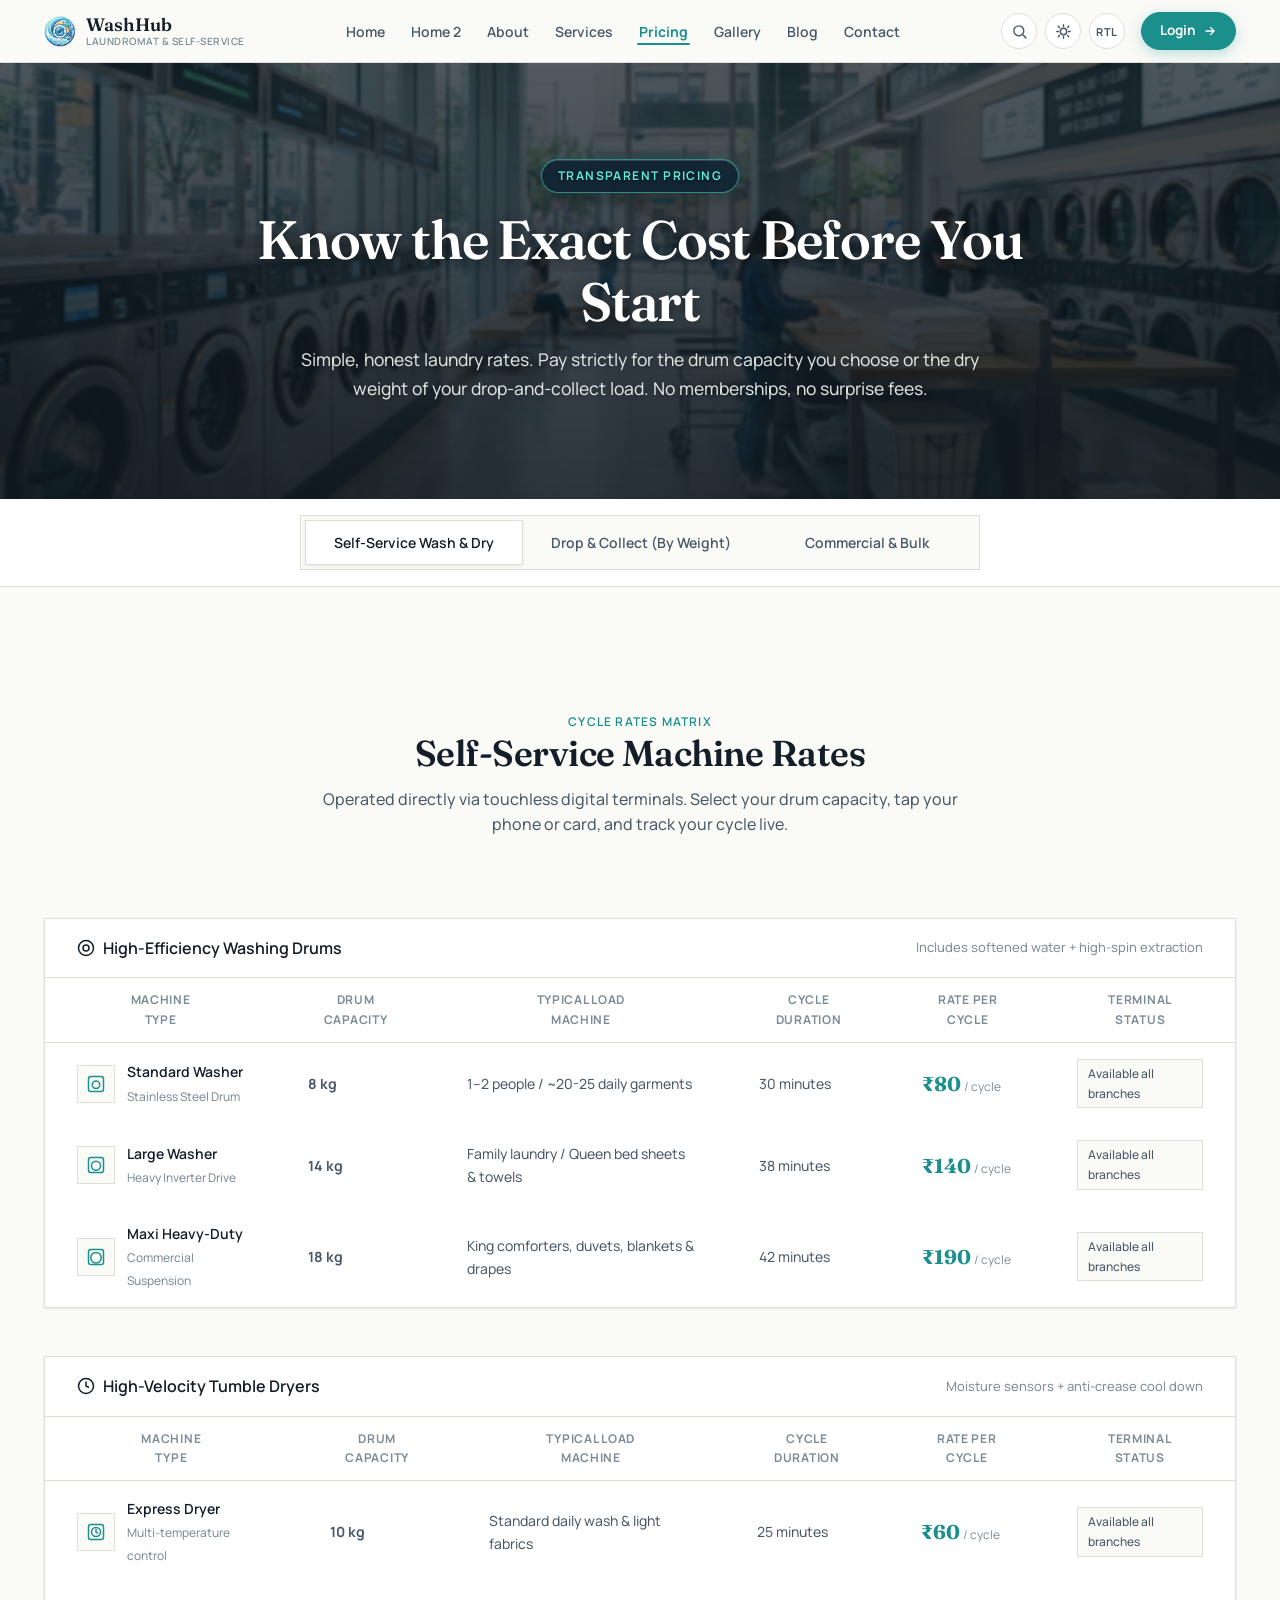
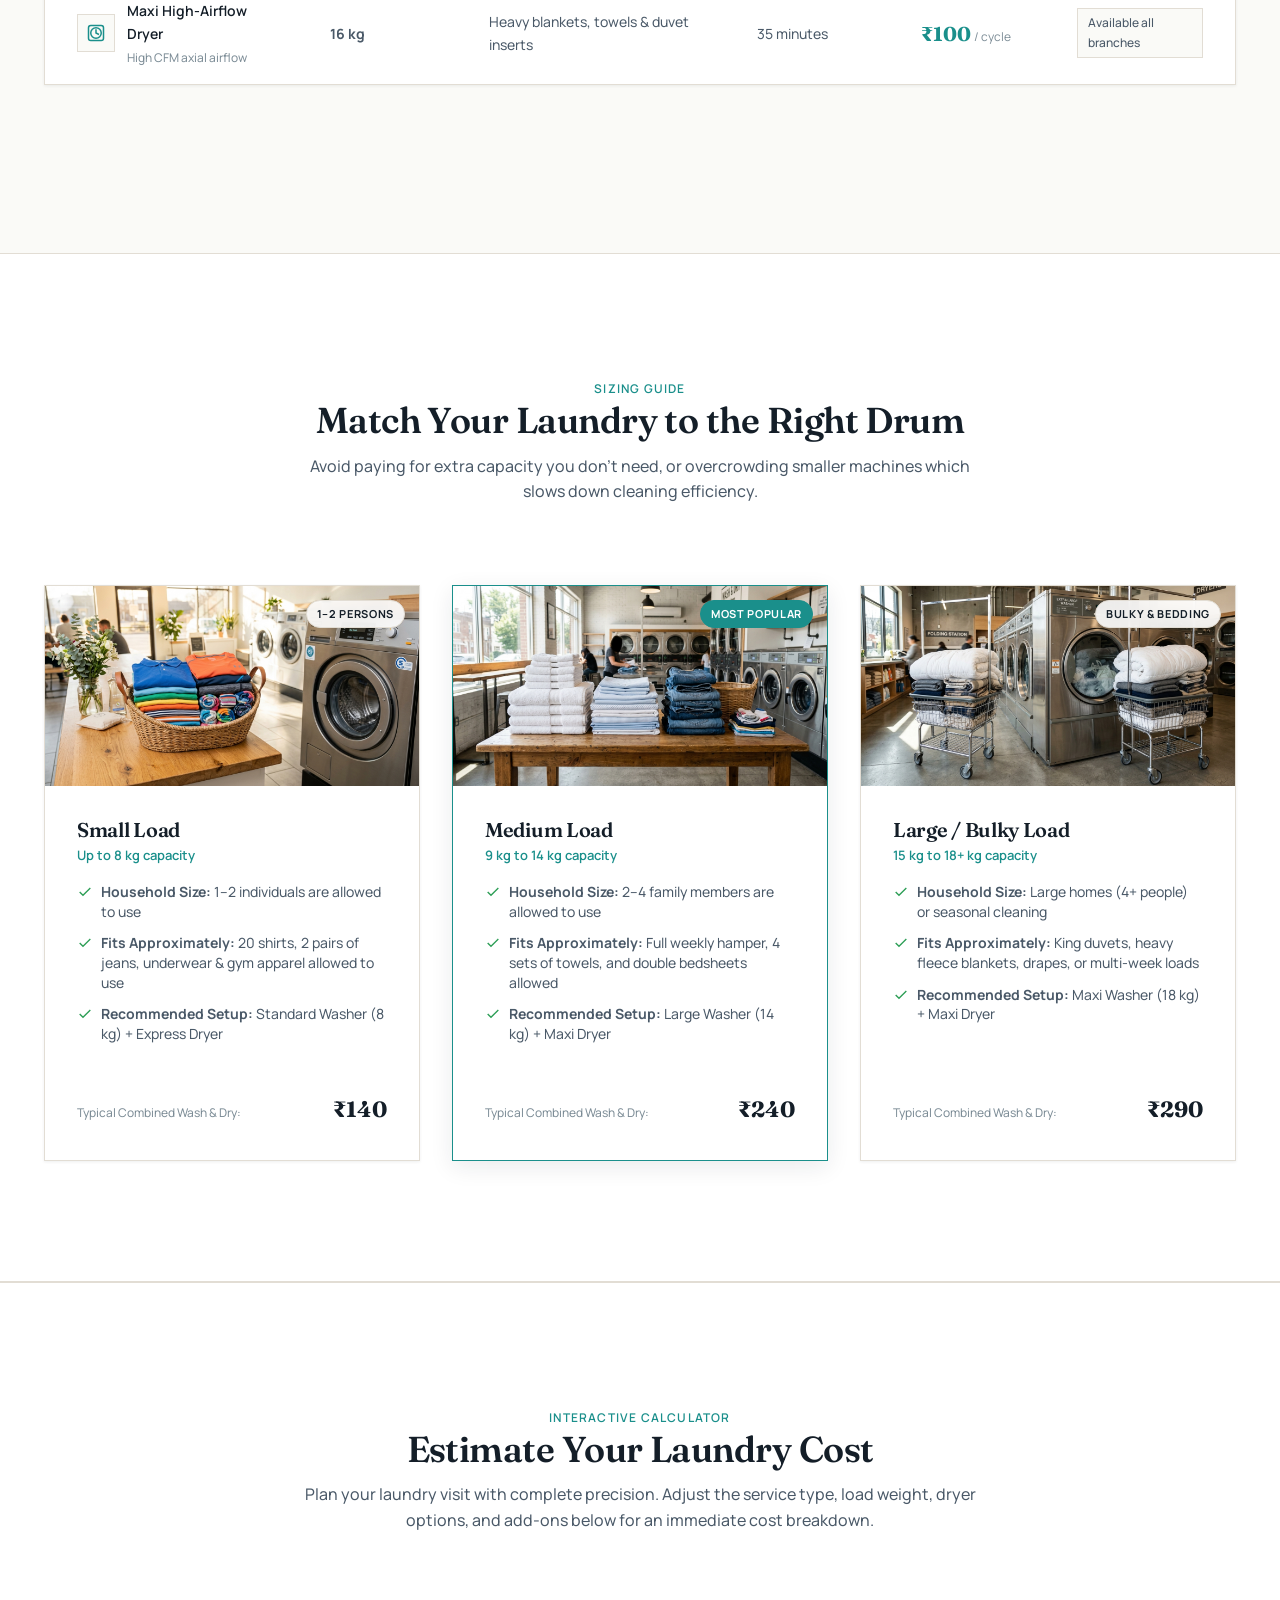
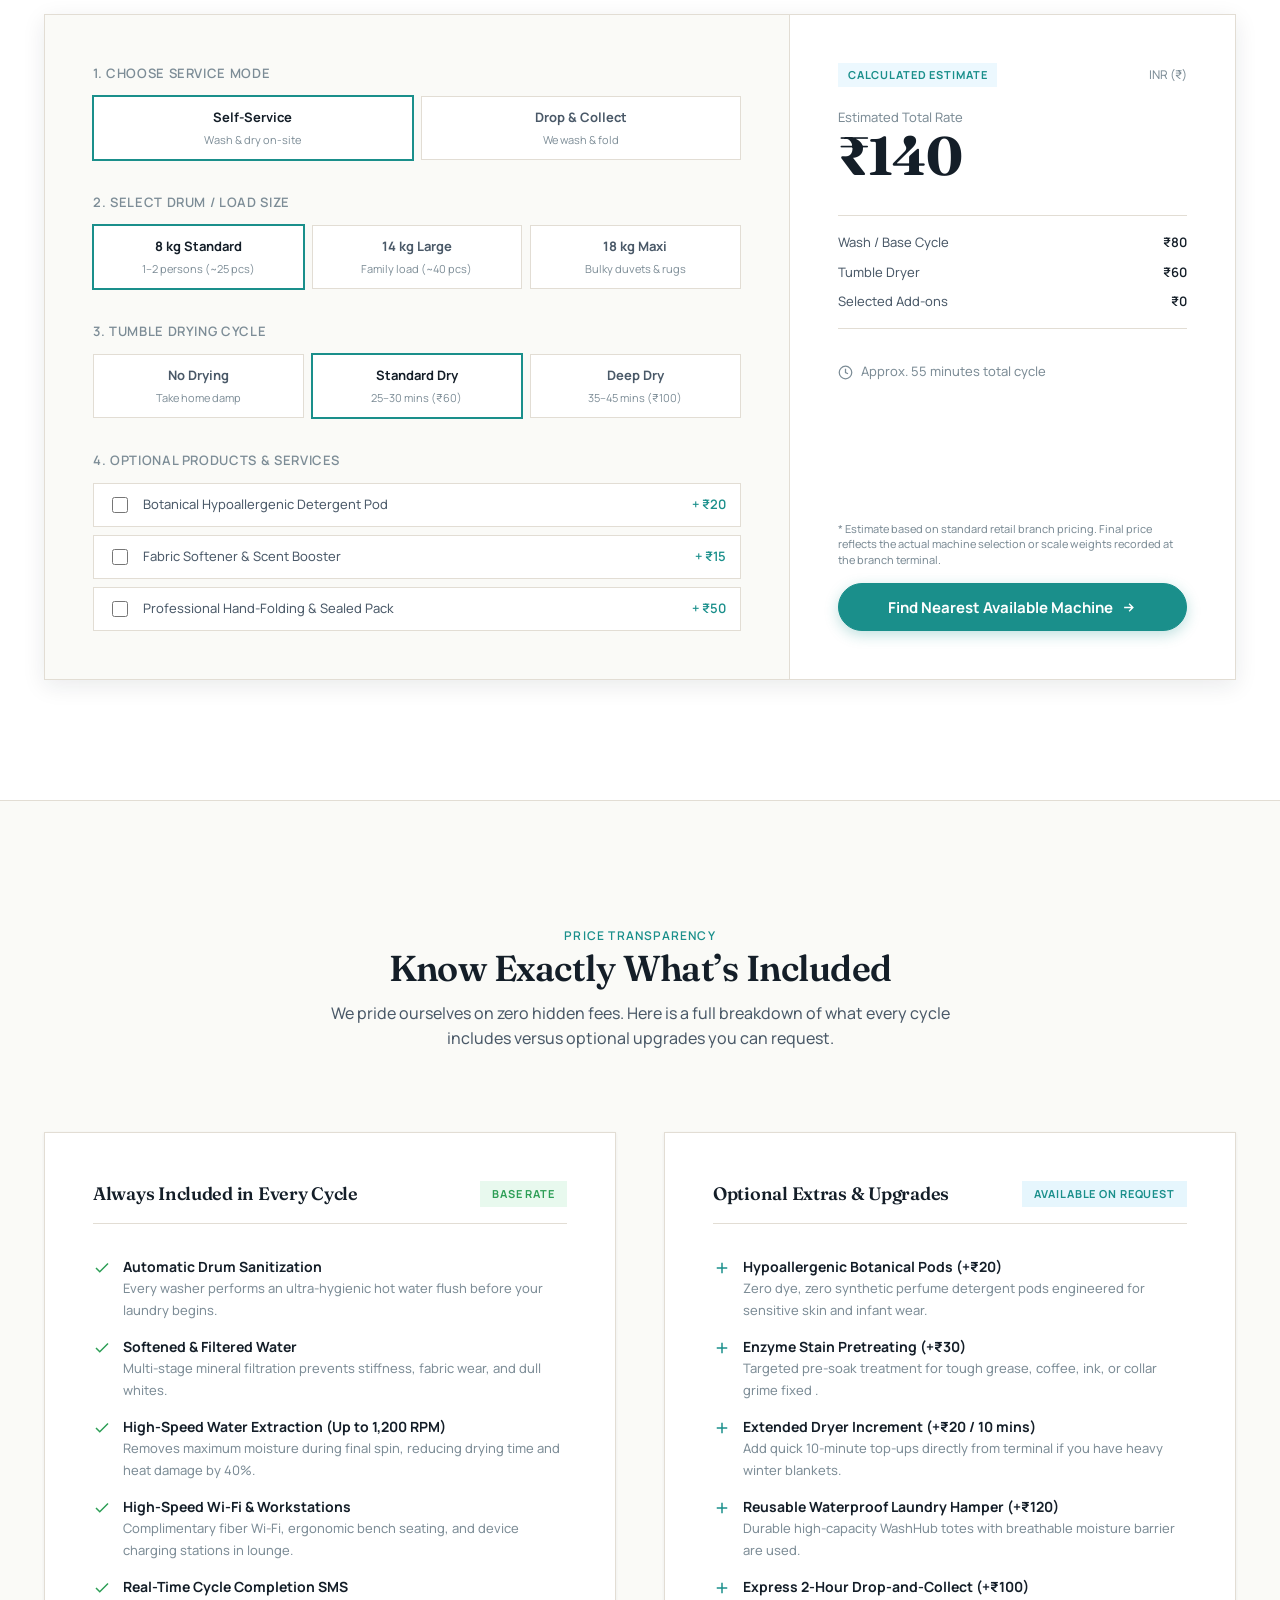
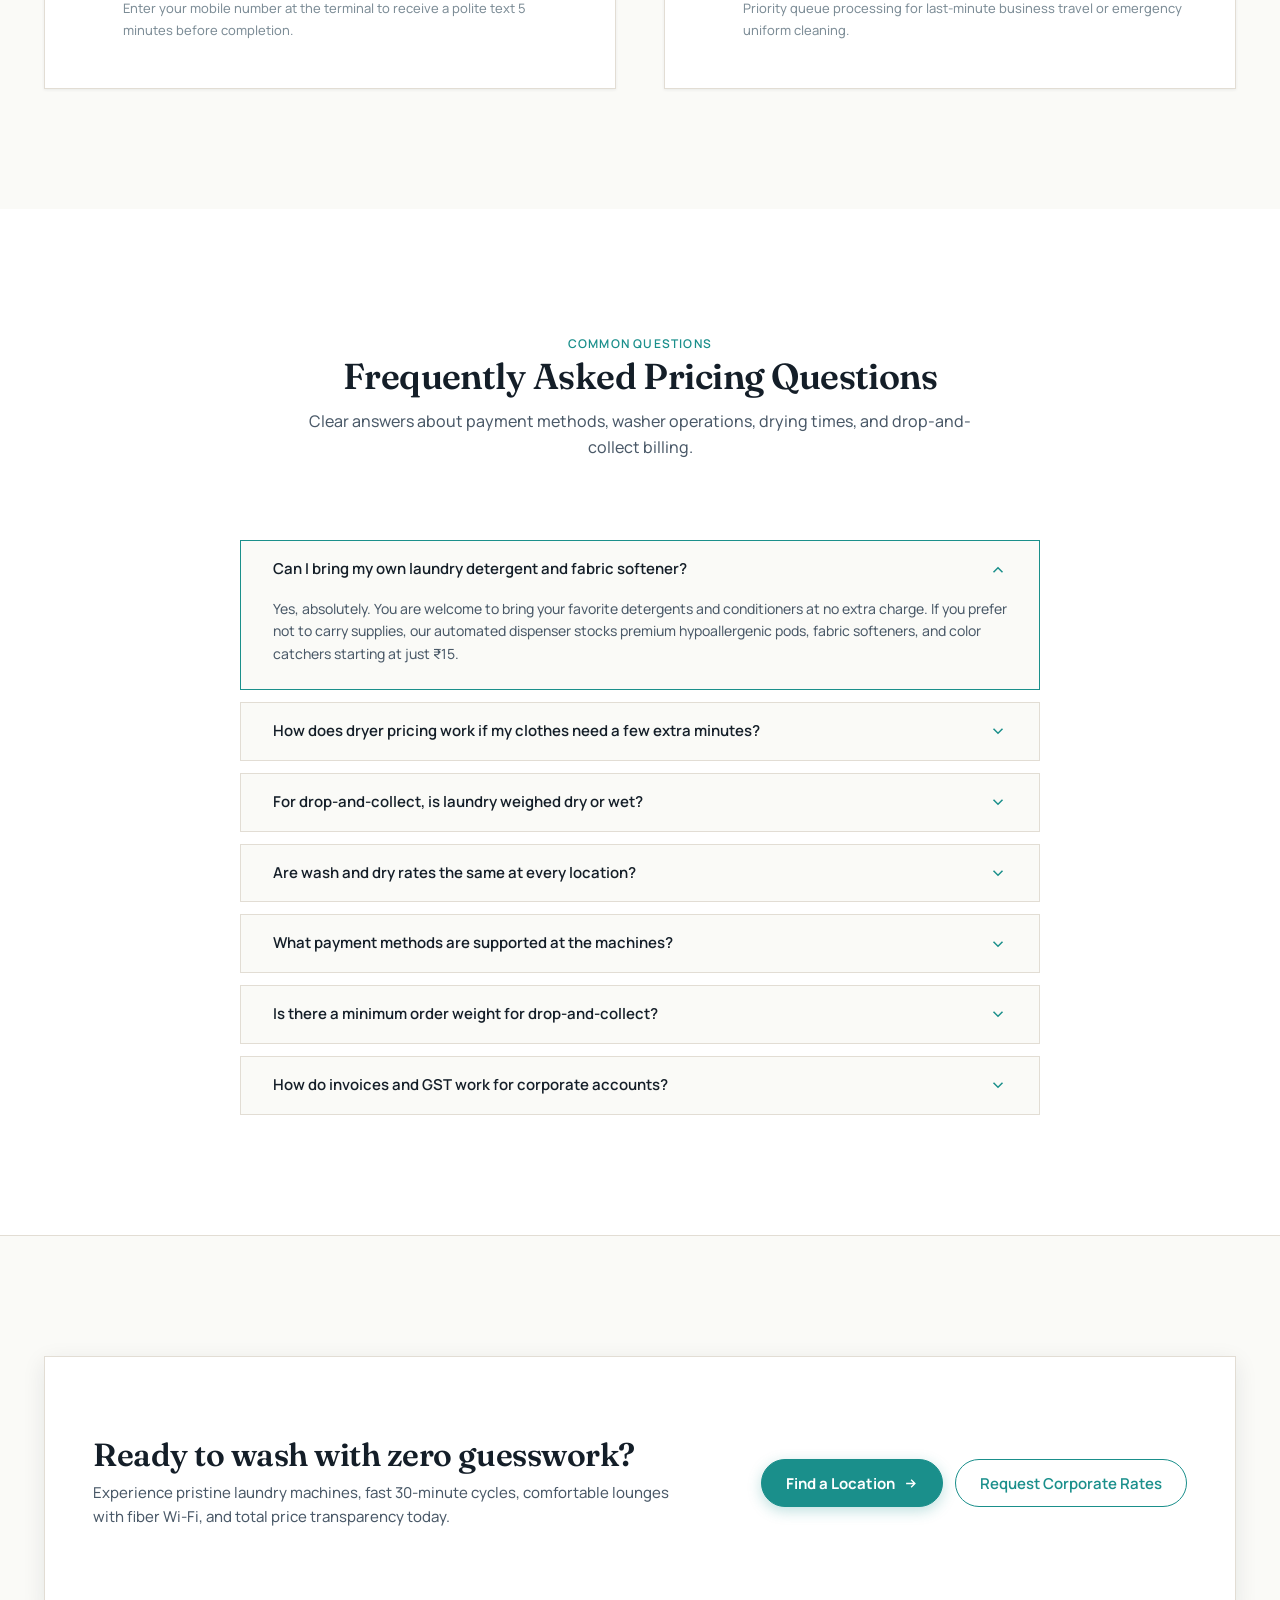
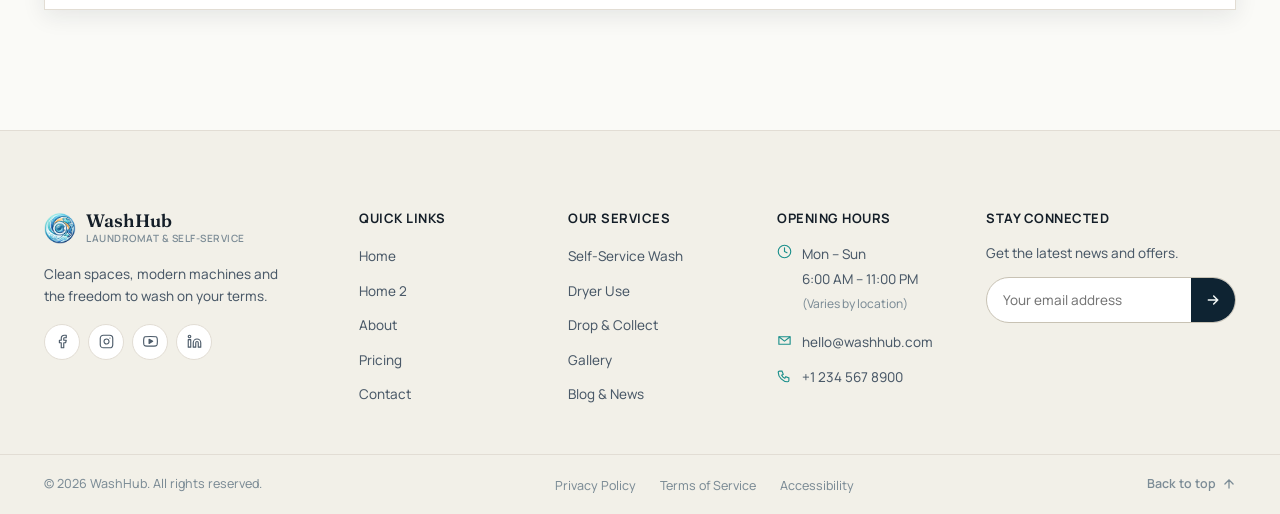
<file: pricing.html>
<!DOCTYPE html>
<html lang="en" dir="ltr" data-theme="light">
<head>
  <meta charset="UTF-8">
  <meta name="viewport" content="width=device-width, initial-scale=1.0">
  <title>Pricing & Wash Rates | WashHub Laundromat & Self-Service Wash Center</title>
  <meta name="description" content="Transparent, predictable pricing for self-service washing, high-velocity drying, and drop-and-collect laundry care. Instant card and UPI pay with zero hidden fees.">
  <link rel="preconnect" href="https://fonts.googleapis.com">
  <link rel="preconnect" href="https://fonts.gstatic.com" crossorigin>
  <link href="https://fonts.googleapis.com/css2?family=Outfit:wght@400;500;600;700&family=Plus+Jakarta+Sans:wght@400;500;600;700&display=swap" rel="stylesheet">
  <link rel="stylesheet" href="style.css">
  <link rel="icon" type="image/png" href="Assets/logo.png">
  <link rel="apple-touch-icon" href="Assets/logo.png">
</head>
<body>
<a href="#mainContent" class="skip-link">Skip to main content</a>

<!-- ============ GLOBAL HEADER ============ -->
<header class="site-header" id="siteHeader">
  <div class="container header-inner">
    <a href="index.html" class="brand" aria-label="WashHub home">
      <span class="brand-mark" aria-hidden="true">
        <img src="Assets/logo.png" alt="" width="32" height="32" class="brand-logo-img">
      </span>
      <span class="brand-text">
        <span class="brand-name">WashHub</span>
        <span class="brand-sub">LAUNDROMAT &amp; SELF-SERVICE</span>
      </span>
    </a>

    <nav class="primary-nav" id="primaryNav" aria-label="Primary navigation">
      <ul>
        <li><a href="index.html" class="nav-link">Home</a></li>
        <li><a href="home-2.html" class="nav-link">Home 2</a></li>
        <li><a href="about.html" class="nav-link">About</a></li>
        <li><a href="services.html" class="nav-link">Services</a></li>
        <li><a href="pricing.html" class="nav-link is-active" aria-current="page">Pricing</a></li>
        <li><a href="gallery.html" class="nav-link">Gallery</a></li>
        <li><a href="blog.html" class="nav-link">Blog</a></li>
        <li><a href="contact.html" class="nav-link">Contact</a></li>
      </ul>
    </nav>

    <div class="header-actions">
      <button class="icon-btn search-toggle" id="searchBtn" type="button" aria-label="Search WashHub">
        <svg width="17" height="17" viewBox="0 0 24 24" fill="none" stroke="currentColor" stroke-width="2" stroke-linecap="round"><circle cx="11" cy="11" r="7"/><path d="m21 21-4.3-4.3"/></svg>
      </button>
      <button class="icon-btn theme-toggle" id="themeToggle" type="button" aria-label="Switch to dark mode" aria-pressed="false">
        <svg class="icon-sun" width="17" height="17" viewBox="0 0 24 24" fill="none" stroke="currentColor" stroke-width="2" stroke-linecap="round"><circle cx="12" cy="12" r="4.5"/><path d="M12 2.5v2.4M12 19.1v2.4M4.6 4.6l1.7 1.7M17.7 17.7l1.7 1.7M2.5 12h2.4M19.1 12h2.4M4.6 19.4l1.7-1.7M17.7 6.3l1.7-1.7"/></svg>
        <svg class="icon-moon" width="17" height="17" viewBox="0 0 24 24" fill="none" stroke="currentColor" stroke-width="2" stroke-linecap="round"><path d="M20 14.5A8.5 8.5 0 1 1 9.5 4a7 7 0 0 0 10.5 10.5Z"/></svg>
      </button>
      <button class="icon-btn dir-toggle" id="dirToggle" type="button" aria-label="Switch to right-to-left layout">
        <span class="dir-toggle-label">RTL</span>
      </button>
      <a href="login.html" class="btn btn-primary btn-compact header-cta">
        Login
        <svg width="14" height="14" viewBox="0 0 24 24" fill="none" stroke="currentColor" stroke-width="2.2" stroke-linecap="round"><path d="M5 12h14M13 6l6 6-6 6"/></svg>
      </a>
      <button class="menu-btn" id="menuBtn" type="button" aria-label="Open navigation menu" aria-expanded="false" aria-controls="mobileNav">
        <span></span><span></span><span></span>
      </button>
    </div>
  </div>
</header>

<!-- ============ MOBILE NAV ============ -->
<div class="mobile-nav-scrim" id="mobileScrim" aria-hidden="true"></div>
<nav class="mobile-nav" id="mobileNav" aria-label="Mobile navigation" aria-hidden="true">
  <div class="mobile-nav-head">
    <a href="index.html" class="brand" aria-label="WashHub home">
      <span class="brand-mark" aria-hidden="true">
        <img src="Assets/logo.png" alt="" width="32" height="32" class="brand-logo-img">
      </span>
      <span class="brand-text">
        <span class="brand-name">WashHub</span>
        <span class="brand-sub">LAUNDROMAT &amp; SELF-SERVICE</span>
      </span>
    </a>
    <button class="icon-btn" id="mobileClose" aria-label="Close navigation menu">
      <svg width="18" height="18" viewBox="0 0 24 24" fill="none" stroke="currentColor" stroke-width="2" stroke-linecap="round"><path d="M6 6l12 12M18 6 6 18"/></svg>
    </button>
  </div>
  <ul>
    <li><a href="index.html">Home</a></li>
    <li><a href="home-2.html">Home 2</a></li>
    <li><a href="about.html">About</a></li>
    <li><a href="services.html">Services</a></li>
    <li><a href="pricing.html" class="is-active" aria-current="page">Pricing</a></li>
    <li><a href="gallery.html">Gallery</a></li>
    <li><a href="blog.html">Blog</a></li>
    <li><a href="contact.html">Contact</a></li>
  </ul>
  <div class="mobile-nav-foot">
    <div class="mobile-nav-foot-row">
      <button class="icon-btn theme-toggle" id="themeToggleMobile" type="button" aria-label="Toggle dark mode">
        <svg class="icon-sun" width="17" height="17" viewBox="0 0 24 24" fill="none" stroke="currentColor" stroke-width="2" stroke-linecap="round"><circle cx="12" cy="12" r="4.5"/><path d="M12 2.5v2.4M12 19.1v2.4M4.6 4.6l1.7 1.7M17.7 17.7l1.7 1.7M2.5 12h2.4M19.1 12h2.4M4.6 19.4l1.7-1.7M17.7 6.3l1.7-1.7"/></svg>
        <svg class="icon-moon" width="17" height="17" viewBox="0 0 24 24" fill="none" stroke="currentColor" stroke-width="2" stroke-linecap="round"><path d="M20 14.5A8.5 8.5 0 1 1 9.5 4a7 7 0 0 0 10.5 10.5Z"/></svg>
      </button>
      <button class="icon-btn dir-toggle" id="dirToggleMobile" type="button" aria-label="Toggle direction">
        <span class="dir-toggle-label">RTL</span>
      </button>
    </div>
    <a href="login.html" class="btn btn-primary" style="width:100%;justify-content:center;">Login</a>
  </div>
</nav>

<main id="mainContent">

  <!-- ============ PRICING HERO (UNIFIED) ============ -->
  <section class="page-hero-unified" aria-labelledby="prcHeroTitle">
    <div class="page-hero-bg">
      <img
        class="page-hero-bg-img"
        src="Assets/hero_pricing.jpg"
        alt="Transparent modern laundromat pricing with clear digital rate displays and commercial washing machines"
        width="1600" height="900"
        loading="eager"
      >
      <div class="page-hero-overlay"></div>
    </div>
    <div class="container page-hero-container">
      <div class="page-hero-content" data-reveal>
        <span class="page-hero-eyebrow">Transparent Pricing</span>
        <h1 id="prcHeroTitle" class="page-hero-title">Know the Exact Cost Before You Start</h1>
        <p class="page-hero-subtitle">Simple, honest laundry rates. Pay strictly for the drum capacity you choose or the dry weight of your drop-and-collect load. No memberships, no surprise fees.</p>
      </div>
    </div>
  </section>

  <!-- ============ 2. PRICING MODE SELECTOR BAR ============ -->
  <section class="prc-mode-section" aria-label="Pricing category selector">
    <div class="container">
      <div class="prc-mode-nav" role="tablist" aria-label="Service category tabs">
        <button class="prc-mode-tab is-active" role="tab" aria-selected="true" aria-controls="prcModeSelf" data-target="prcModeSelf" id="tabSelf">
          Self-Service Wash &amp; Dry
        </button>
        <button class="prc-mode-tab" role="tab" aria-selected="false" aria-controls="prcModeDrop" data-target="prcModeDrop" id="tabDrop">
          Drop &amp; Collect (By Weight)
        </button>
        <button class="prc-mode-tab" role="tab" aria-selected="false" aria-controls="prcModeBusiness" data-target="prcModeBusiness" id="tabBusiness">
          Commercial &amp; Bulk
        </button>
      </div>
    </div>
  </section>

  <!-- ============ 3. SELF-SERVICE PRICING MATRIX ============ -->
  <section class="prc-matrix-section prc-tab-panel is-active" id="prcModeSelf" aria-labelledby="matrixHeading">
    <div class="container">
      <div class="prc-section-header">
        <span class="prc-section-eyebrow">Cycle Rates Matrix</span>
        <h2 class="prc-section-h2" id="matrixHeading">Self-Service Machine Rates</h2>
        <p class="prc-section-desc">
          Operated directly via touchless digital terminals. Select your drum capacity, tap your phone or card, and track your cycle live.
        </p>
      </div>

      <!-- Desktop Data Table -->
      <div class="prc-table-wrapper" role="region" aria-label="Self-service wash and dry rates table">
        <div class="prc-table-header">
          <span class="prc-table-title">
            <svg width="18" height="18" viewBox="0 0 24 24" fill="none" stroke="currentColor" stroke-width="2"><circle cx="12" cy="12" r="10"/><circle cx="12" cy="12" r="4"/></svg>
            High-Efficiency Washing Drums
          </span>
          <span class="prc-table-subtitle">Includes softened water + high-spin extraction</span>
        </div>
        <table class="prc-table">
          <thead>
            <tr>
              <th scope="col">Machine<br> Type</th>
              <th scope="col">Drum Capacity</th>
              <th scope="col">Typical Load <br>Machine</th>
              <th scope="col">Cycle Duration</th>
              <th scope="col">Rate per Cycle</th>
              <th scope="col">Terminal <br>Status</th>
            </tr>
          </thead>
          <tbody>
            <tr>
              <td>
                <div class="prc-machine-cell">
                  <div class="prc-machine-icon" aria-hidden="true">
                    <svg width="18" height="18" viewBox="0 0 24 24" fill="none" stroke="currentColor" stroke-width="2"><rect x="2" y="2" width="20" height="20" rx="3"/><circle cx="12" cy="13" r="5"/></svg>
                  </div>
                  <div>
                    <span class="prc-machine-name">Standard Washer</span>
                    <span class="prc-machine-sub">Stainless Steel Drum</span>
                  </div>
                </div>
              </td>
              <td><strong>8 kg</strong></td>
              <td>1–2 people / ~20-25 daily garments</td>
              <td>30 minutes</td>
              <td>
                <span class="prc-rate-val">₹80</span>
                <span class="prc-rate-unit"> / cycle</span>
              </td>
              <td><span class="prc-pill-tag">Available all branches</span></td>
            </tr>
            <tr>
              <td>
                <div class="prc-machine-cell">
                  <div class="prc-machine-icon" aria-hidden="true">
                    <svg width="18" height="18" viewBox="0 0 24 24" fill="none" stroke="currentColor" stroke-width="2"><rect x="2" y="2" width="20" height="20" rx="3"/><circle cx="12" cy="13" r="6"/></svg>
                  </div>
                  <div>
                    <span class="prc-machine-name">Large Washer</span>
                    <span class="prc-machine-sub">Heavy Inverter Drive</span>
                  </div>
                </div>
              </td>
              <td><strong>14 kg</strong></td>
              <td>Family laundry / Queen bed sheets &amp; towels</td>
              <td>38 minutes</td>
              <td>
                <span class="prc-rate-val">₹140</span>
                <span class="prc-rate-unit"> / cycle</span>
              </td>
              <td><span class="prc-pill-tag">Available all branches</span></td>
            </tr>
            <tr>
              <td>
                <div class="prc-machine-cell">
                  <div class="prc-machine-icon" aria-hidden="true">
                    <svg width="18" height="18" viewBox="0 0 24 24" fill="none" stroke="currentColor" stroke-width="2"><rect x="2" y="2" width="20" height="20" rx="3"/><circle cx="12" cy="13" r="7"/></svg>
                  </div>
                  <div>
                    <span class="prc-machine-name">Maxi Heavy-Duty</span>
                    <span class="prc-machine-sub">Commercial Suspension</span>
                  </div>
                </div>
              </td>
              <td><strong>18 kg</strong></td>
              <td>King comforters, duvets, blankets &amp; drapes</td>
              <td>42 minutes</td>
              <td>
                <span class="prc-rate-val">₹190</span>
                <span class="prc-rate-unit"> / cycle</span>
              </td>
              <td><span class="prc-pill-tag">Available all branches</span></td>
            </tr>
          </tbody>
        </table>
      </div>

      <!-- Dryers Table -->
      <div class="prc-table-wrapper" role="region" aria-label="Self-service dryer rates table">
        <div class="prc-table-header">
          <span class="prc-table-title">
            <svg width="18" height="18" viewBox="0 0 24 24" fill="none" stroke="currentColor" stroke-width="2"><circle cx="12" cy="12" r="10"/><path d="M12 6v6l4 2"/></svg>
            High-Velocity Tumble Dryers
          </span>
          <span class="prc-table-subtitle">Moisture sensors + anti-crease cool down</span>
        </div>
        <table class="prc-table">
          <thead>
            <tr>
              <th scope="col">Machine <br>Type</th>
              <th scope="col">Drum Capacity</th>
              <th scope="col">Typical Load <br>Machine</th>
              <th scope="col">Cycle Duration</th>
              <th scope="col">Rate per Cycle</th>
              <th scope="col">Terminal <br>Status</th>
            </tr>
          </thead>
          <tbody>
            <tr>
              <td>
                <div class="prc-machine-cell">
                  <div class="prc-machine-icon" aria-hidden="true">
                    <svg width="18" height="18" viewBox="0 0 24 24" fill="none" stroke="currentColor" stroke-width="2"><rect x="2" y="2" width="20" height="20" rx="3"/><circle cx="12" cy="12" r="6"/><path d="M12 8v4l3 2"/></svg>
                  </div>
                  <div>
                    <span class="prc-machine-name">Express Dryer</span>
                    <span class="prc-machine-sub">Multi-temperature control</span>
                  </div>
                </div>
              </td>
              <td><strong>10 kg</strong></td>
              <td>Standard daily wash &amp; light fabrics</td>
              <td>25 minutes</td>
              <td>
                <span class="prc-rate-val">₹60</span>
                <span class="prc-rate-unit"> / cycle</span>
              </td>
              <td><span class="prc-pill-tag">Available all branches</span></td>
            </tr>
            <tr>
              <td>
                <div class="prc-machine-cell">
                  <div class="prc-machine-icon" aria-hidden="true">
                    <svg width="18" height="18" viewBox="0 0 24 24" fill="none" stroke="currentColor" stroke-width="2"><rect x="2" y="2" width="20" height="20" rx="3"/><circle cx="12" cy="12" r="7"/><path d="M12 7v5l4 2"/></svg>
                  </div>
                  <div>
                    <span class="prc-machine-name">Maxi High-Airflow Dryer</span>
                    <span class="prc-machine-sub">High CFM axial airflow</span>
                  </div>
                </div>
              </td>
              <td><strong>16 kg</strong></td>
              <td>Heavy blankets, towels &amp; duvet inserts</td>
              <td>35 minutes</td>
              <td>
                <span class="prc-rate-val">₹100</span>
                <span class="prc-rate-unit"> / cycle</span>
              </td>
              <td><span class="prc-pill-tag">Available all branches</span></td>
            </tr>
          </tbody>
        </table>
      </div>

      <!-- Mobile Cards Fallback (shown on screens < 768px to eliminate horizontal scroll) -->
      <div class="prc-mobile-matrix" aria-label="Mobile friendly machine rate cards">
        <div class="prc-matrix-card">
          <div class="prc-mcard-header">
            <div>
              <h3 class="prc-mcard-title">Standard Washer</h3>
              <span class="prc-pill-tag">8 kg Drum</span>
            </div>
            <div class="prc-mcard-price">
              ₹80
              <small>/ 30 min cycle</small>
            </div>
          </div>
          <div class="prc-mcard-specs">
            <div><span class="prc-spec-label">Ideal For:</span> <span class="prc-spec-val">1–2 person-s</span></div>
            <div><span class="prc-spec-label">Capacity:</span> <span class="prc-spec-val">~25 garments</span></div>
            <div><span class="prc-spec-label">Extraction:</span> <span class="prc-spec-val">1,200 RPM</span></div>
            <div><span class="prc-spec-label">Water:</span> <span class="prc-spec-val">Softened</span></div>
          </div>
        </div>

        <div class="prc-matrix-card">
          <div class="prc-mcard-header">
            <div>
              <h3 class="prc-mcard-title">Large Washer</h3>
              <span class="prc-pill-tag">14 kg Drum</span>
            </div>
            <div class="prc-mcard-price">
              ₹140
              <small>/ 38 min cycle</small>
            </div>
          </div>
          <div class="prc-mcard-specs">
            <div><span class="prc-spec-label">Ideal For:</span> <span class="prc-spec-val">Families (2–4)</span></div>
            <div><span class="prc-spec-label">Capacity:</span> <span class="prc-spec-val">Weekly load + linens</span></div>
            <div><span class="prc-spec-label">Extraction:</span> <span class="prc-spec-val">1,100 RPM</span></div>
            <div><span class="prc-spec-label">Water:</span> <span class="prc-spec-val">Softened</span></div>
          </div>
        </div>

        <div class="prc-matrix-card">
          <div class="prc-mcard-header">
            <div>
              <h3 class="prc-mcard-title">Maxi Heavy-Duty Washer</h3>
              <span class="prc-pill-tag">18 kg Drum</span>
            </div>
            <div class="prc-mcard-price">
              ₹190
              <small>/ 42 min cycle</small>
            </div>
          </div>
          <div class="prc-mcard-specs">
            <div><span class="prc-spec-label">Ideal For:</span> <span class="prc-spec-val">Bulky Textiles</span></div>
            <div><span class="prc-spec-label">Capacity:</span> <span class="prc-spec-val">King duvets &amp; drapes</span></div>
            <div><span class="prc-spec-label">Extraction:</span> <span class="prc-spec-val">1,000 RPM</span></div>
            <div><span class="prc-spec-label">Water:</span> <span class="prc-spec-val">Softened</span></div>
          </div>
        </div>

        <div class="prc-matrix-card">
          <div class="prc-mcard-header">
            <div>
              <h3 class="prc-mcard-title">Express Tumble Dryer</h3>
              <span class="prc-pill-tag">10 kg Drum</span>
            </div>
            <div class="prc-mcard-price">
              ₹60
              <small>/ 25 min cycle</small>
            </div>
          </div>
          <div class="prc-mcard-specs">
            <div><span class="prc-spec-label">Heat Levels:</span> <span class="prc-spec-val">Low, Med, High</span></div>
            <div><span class="prc-spec-label">Airflow:</span> <span class="prc-spec-val">Axial forced-air</span></div>
            <div><span class="prc-spec-label">Feature:</span> <span class="prc-spec-val">Anti-crease tumble</span></div>
            <div><span class="prc-spec-label">Status:</span> <span class="prc-spec-val">Instant tap pay</span></div>
          </div>
        </div>

        <div class="prc-matrix-card">
          <div class="prc-mcard-header">
            <div>
              <h3 class="prc-mcard-title">Maxi High-Airflow Dryer</h3>
              <span class="prc-pill-tag">16 kg Drum</span>
            </div>
            <div class="prc-mcard-price">
              ₹100
              <small>/ 35 min cycle</small>
            </div>
          </div>
          <div class="prc-mcard-specs">
            <div><span class="prc-spec-label">Ideal For:</span> <span class="prc-spec-val">Duvets &amp; heavy towels</span></div>
            <div><span class="prc-spec-label">Airflow:</span> <span class="prc-spec-val">High-CFM blower</span></div>
            <div><span class="prc-spec-label">Feature:</span> <span class="prc-spec-val">Moisture sensor</span></div>
            <div><span class="prc-spec-label">Status:</span> <span class="prc-spec-val">Instant tap pay</span></div>
          </div>
        </div>
      </div>
    </div>
  </section>

  <!-- ============ 4. LOAD SIZE VISUALIZATION ============ -->
  <section class="prc-loads-section" aria-labelledby="loadsHeading">
    <div class="container">
      <div class="prc-section-header">
        <span class="prc-section-eyebrow">Sizing Guide</span>
        <h2 class="prc-section-h2" id="loadsHeading">Match Your Laundry to the Right Drum</h2>
        <p class="prc-section-desc">
          Avoid paying for extra capacity you don’t need, or overcrowding smaller machines which slows down cleaning efficiency.
        </p>
      </div>

      <div class="prc-loads-grid">
        <!-- Small Load -->
        <article class="prc-load-card">
          <div class="prc-load-photo">
            <img src="Assets/pricing-load-small.jpg" alt="Neat small 8kg load of folded clothes in a basket beside a modern commercial washer" loading="lazy" width="700" height="380">
            <span class="prc-load-tag">1–2 Persons</span>
          </div>
          <div class="prc-load-body">
            <h3 class="prc-load-title">Small Load</h3>
            <span class="prc-load-weight">Up to 8 kg capacity</span>
            <ul class="prc-load-details">
              <li>
                <svg width="16" height="16" viewBox="0 0 24 24" fill="none" stroke="currentColor" stroke-width="2"><polyline points="20 6 9 17 4 12"/></svg>
                <span><strong>Household Size:</strong> 1–2 individuals are allowed to use</span>
              </li>
              <li>
                <svg width="16" height="16" viewBox="0 0 24 24" fill="none" stroke="currentColor" stroke-width="2"><polyline points="20 6 9 17 4 12"/></svg>
                <span><strong>Fits Approximately:</strong> 20 shirts, 2 pairs of jeans, underwear &amp; gym apparel allowed to use</span>
              </li>
              <li>
                <svg width="16" height="16" viewBox="0 0 24 24" fill="none" stroke="currentColor" stroke-width="2"><polyline points="20 6 9 17 4 12"/></svg>
                <span><strong>Recommended Setup:</strong> Standard Washer (8 kg) + Express Dryer</span>
              </li>
            </ul>
            <div class="prc-load-footer">
              <span class="prc-load-price-label">Typical Combined Wash &amp; Dry:</span>
              <span class="prc-load-total">₹140</span>
            </div>
          </div>
        </article>

        <!-- Medium Load -->
        <article class="prc-load-card is-popular">
          <div class="prc-load-photo">
            <img src="Assets/pricing-load-medium.jpg" alt="Medium 14kg family laundry load with stacked fluffy towels and folded linens on a folding table" loading="lazy" width="700" height="380">
            <span class="prc-load-tag is-pop">Most Popular</span>
          </div>
          <div class="prc-load-body">
            <h3 class="prc-load-title">Medium Load</h3>
            <span class="prc-load-weight">9 kg to 14 kg capacity</span>
            <ul class="prc-load-details">
              <li>
                <svg width="16" height="16" viewBox="0 0 24 24" fill="none" stroke="currentColor" stroke-width="2"><polyline points="20 6 9 17 4 12"/></svg>
                <span><strong>Household Size:</strong> 2–4 family members are allowed to use</span>
              </li>
              <li>
                <svg width="16" height="16" viewBox="0 0 24 24" fill="none" stroke="currentColor" stroke-width="2"><polyline points="20 6 9 17 4 12"/></svg>
                <span><strong>Fits Approximately:</strong> Full weekly hamper, 4 sets of towels, and double bedsheets allowed</span>
              </li>
              <li>
                <svg width="16" height="16" viewBox="0 0 24 24" fill="none" stroke="currentColor" stroke-width="2"><polyline points="20 6 9 17 4 12"/></svg>
                <span><strong>Recommended Setup:</strong> Large Washer (14 kg) + Maxi Dryer</span>
              </li>
            </ul>
            <div class="prc-load-footer">
              <span class="prc-load-price-label">Typical Combined Wash &amp; Dry:</span>
              <span class="prc-load-total">₹240</span>
            </div>
          </div>
        </article>

        <!-- Large Load -->
        <article class="prc-load-card">
          <div class="prc-load-photo">
            <img src="Assets/pricing-load-large.jpg" alt="Bulky king-size duvet comforter and heavy blankets in a laundry cart by an extra-large washer" loading="lazy" width="700" height="380">
            <span class="prc-load-tag">Bulky &amp; Bedding</span>
          </div>
          <div class="prc-load-body">
            <h3 class="prc-load-title">Large / Bulky Load</h3>
            <span class="prc-load-weight">15 kg to 18+ kg capacity</span>
            <ul class="prc-load-details">
              <li>
                <svg width="16" height="16" viewBox="0 0 24 24" fill="none" stroke="currentColor" stroke-width="2"><polyline points="20 6 9 17 4 12"/></svg>
                <span><strong>Household Size:</strong> Large homes (4+ people) or seasonal cleaning</span>
              </li>
              <li>
                <svg width="16" height="16" viewBox="0 0 24 24" fill="none" stroke="currentColor" stroke-width="2"><polyline points="20 6 9 17 4 12"/></svg>
                <span><strong>Fits Approximately:</strong> King duvets, heavy fleece blankets, drapes, or multi-week loads</span>
              </li>
              <li>
                <svg width="16" height="16" viewBox="0 0 24 24" fill="none" stroke="currentColor" stroke-width="2"><polyline points="20 6 9 17 4 12"/></svg>
                <span><strong>Recommended Setup:</strong> Maxi Washer (18 kg) + Maxi Dryer</span>
              </li>
            </ul>
            <div class="prc-load-footer">
              <span class="prc-load-price-label">Typical Combined Wash &amp; Dry:</span>
              <span class="prc-load-total">₹290</span>
            </div>
          </div>
        </article>
      </div>
    </div>
  </section>

  <!-- ============ 5. WEIGHT-BASED DROP-AND-COLLECT SCALE ============ -->
  <section class="prc-weight-section prc-tab-panel" id="prcModeDrop" aria-labelledby="dropScaleHeading">
    <div class="container">
      <div class="prc-section-header">
        <span class="prc-section-eyebrow">Drop &amp; Collect Rates</span>
        <h2 class="prc-section-h2" id="dropScaleHeading">Predictable Weight-Based Pricing</h2>
        <p class="prc-section-desc">
          Drop off your laundry hamper at any branch counter. We weigh it digitally in plain sight, separate by color and fabric, wash, dry, and crisp-fold it ready for collection.
        </p>
      </div>

      <!-- Continuous Weight Scale Track with Images -->
      <div class="prc-scale-container" role="region" aria-label="Drop and collect weight tiers">
        <div class="prc-scale-track">
          <div class="prc-scale-step is-active" tabindex="0" role="button" aria-pressed="true">
            <div class="prc-scale-photo">
              <img src="https://images.unsplash.com/photo-1489274495757-95c7c837b101?w=700&q=80&auto=format&fit=crop" alt="Fresh folded laundry in valet basket" loading="lazy" width="700" height="380">
              <span class="prc-scale-badge">Express Basket</span>
            </div>
            <div class="prc-scale-body">
              <h3 class="prc-scale-weight">0 kg – 5 kg</h3>
              <p class="prc-scale-type">Daily personal wardrobe, shirts &amp; gym wear</p>
              <div class="prc-scale-price">₹250 <span style="font-size:12px;color:var(--text-muted);font-weight:normal;">flat rate</span></div>
              <div class="prc-scale-turnaround">
                <svg width="13" height="13" viewBox="0 0 24 24" fill="none" stroke="currentColor" stroke-width="2"><circle cx="12" cy="12" r="10"/><polyline points="12 6 12 12 16 14"/></svg>
                Ready in ~4 hours
              </div>
            </div>
          </div>

          <div class="prc-scale-step is-popular" tabindex="0" role="button" aria-pressed="false">
            <div class="prc-scale-photo">
              <img src="https://images.unsplash.com/photo-1517677208171-0bc6725a3e60?w=700&q=80&auto=format&fit=crop" alt="Stack of clean folded towels and linens" loading="lazy" width="700" height="380">
              <span class="prc-scale-badge is-pop">Standard Hamper</span>
            </div>
            <div class="prc-scale-body">
              <h3 class="prc-scale-weight">5 kg – 10 kg</h3>
              <p class="prc-scale-type">Weekly couple wash, casuals &amp; bedsheets</p>
              <div class="prc-scale-price">₹420 <span style="font-size:12px;color:var(--text-muted);font-weight:normal;">(₹42/kg avg)</span></div>
              <div class="prc-scale-turnaround">
                <svg width="13" height="13" viewBox="0 0 24 24" fill="none" stroke="currentColor" stroke-width="2"><circle cx="12" cy="12" r="10"/><polyline points="12 6 12 12 16 14"/></svg>
                Ready in ~5 hours
              </div>
            </div>
          </div>

          <div class="prc-scale-step" tabindex="0" role="button" aria-pressed="false">
            <div class="prc-scale-photo">
              <img src="https://images.unsplash.com/photo-1583417319070-4a69db38a482?w=700&q=80&auto=format&fit=crop" alt="Multiple organized stacks of folded family laundry" loading="lazy" width="700" height="380">
              <span class="prc-scale-badge">Family Basket</span>
            </div>
            <div class="prc-scale-body">
              <h3 class="prc-scale-weight">10 kg – 15 kg</h3>
              <p class="prc-scale-type">Multi-person family laundry &amp; bedsheets</p>
              <div class="prc-scale-price">₹600 <span style="font-size:12px;color:var(--text-muted);font-weight:normal;">(₹40/kg avg)</span></div>
              <div class="prc-scale-turnaround">
                <svg width="13" height="13" viewBox="0 0 24 24" fill="none" stroke="currentColor" stroke-width="2"><circle cx="12" cy="12" r="10"/><polyline points="12 6 12 12 16 14"/></svg>
                Ready in ~6 hours
              </div>
            </div>
          </div>

          <div class="prc-scale-step" tabindex="0" role="button" aria-pressed="false">
            <div class="prc-scale-photo">
              <img src="https://images.unsplash.com/photo-1556742049-0a67c5574f73?w=700&q=80&auto=format&fit=crop" alt="Stacked commercial linens ready for delivery" loading="lazy" width="700" height="380">
              <span class="prc-scale-badge">Bulk Volume</span>
            </div>
            <div class="prc-scale-body">
              <h3 class="prc-scale-weight">15 kg +</h3>
              <p class="prc-scale-type">Seasonal linens, blankets &amp; commercial packs</p>
              <div class="prc-scale-price">From ₹38 <span style="font-size:12px;color:var(--text-muted);font-weight:normal;">/ kg</span></div>
              <div class="prc-scale-turnaround">
                <svg width="13" height="13" viewBox="0 0 24 24" fill="none" stroke="currentColor" stroke-width="2"><circle cx="12" cy="12" r="10"/><polyline points="12 6 12 12 16 14"/></svg>
                Same-day / scheduled
              </div>
            </div>
          </div>
        </div>
      </div>

      <!-- Quality Pipeline -->
      <div class="prc-drop-features">
        <div class="prc-drop-feat-card">
          <div class="prc-drop-feat-num" aria-hidden="true">01</div>
          <div class="prc-drop-feat-text">
            <h4>Digital Counter Scale</h4>
            <p>Laundry is weighed right in front of you on certified high-precision digital scales so you verify the exact billing weight before handoff.</p>
          </div>
        </div>

        <div class="prc-drop-feat-card">
          <div class="prc-drop-feat-num" aria-hidden="true">02</div>
          <div class="prc-drop-feat-text">
            <h4>Never Mixed With Other Orders</h4>
            <p>Your garments are processed inside individual dedicated wash drums with professional temperature and detergent protocols.</p>
          </div>
        </div>

        <div class="prc-drop-feat-card">
          <div class="prc-drop-feat-num" aria-hidden="true">03</div>
          <div class="prc-drop-feat-text">
            <h4>Folded, Packaged &amp; SMS Alert</h4>
            <p>Clothes are tumble-dried with anti-crease cycles, crisply hand-folded, sealed in eco totes, and you receive an SMS when ready.</p>
          </div>
        </div>
      </div>
    </div>
  </section>

  <!-- ============ 6. INTERACTIVE LAUNDRY COST ESTIMATOR ============ -->
  <section class="prc-calc-section" aria-labelledby="calcHeading">
    <div class="container">
      <div class="prc-section-header">
        <span class="prc-section-eyebrow">Interactive Calculator</span>
        <h2 class="prc-section-h2" id="calcHeading">Estimate Your Laundry Cost</h2>
        <p class="prc-section-desc">
          Plan your laundry visit with complete precision. Adjust the service type, load weight, dryer options, and add-ons below for an immediate cost breakdown.
        </p>
      </div>

      <div class="prc-calc-card" id="prcEstimator">
        <!-- Controls Column -->
        <div class="prc-calc-controls">
          <!-- Service Mode -->
          <div class="prc-control-group">
            <span class="prc-control-label">1. Choose Service Mode</span>
            <div class="prc-btn-group">
              <button type="button" class="prc-opt-btn is-active" data-prc-service="self">
                <strong>Self-Service</strong>
                <span class="opt-sub">Wash &amp; dry on-site</span>
              </button>
              <button type="button" class="prc-opt-btn" data-prc-service="drop">
                <strong>Drop &amp; Collect</strong>
                <span class="opt-sub">We wash &amp; fold</span>
              </button>
            </div>
          </div>

          <!-- Load Size -->
          <div class="prc-control-group">
            <span class="prc-control-label">2. Select Drum / Load Size</span>
            <div class="prc-btn-group">
              <button type="button" class="prc-opt-btn is-active" data-prc-load="8">
                <strong>8 kg Standard</strong>
                <span class="opt-sub">1–2 persons (~25 pcs)</span>
              </button>
              <button type="button" class="prc-opt-btn" data-prc-load="14">
                <strong>14 kg Large</strong>
                <span class="opt-sub">Family load (~40 pcs)</span>
              </button>
              <button type="button" class="prc-opt-btn" data-prc-load="18">
                <strong>18 kg Maxi</strong>
                <span class="opt-sub">Bulky duvets &amp; rugs</span>
              </button>
            </div>
          </div>

          <!-- Dryer Option -->
          <div class="prc-control-group">
            <span class="prc-control-label">3. Tumble Drying Cycle</span>
            <div class="prc-btn-group">
              <button type="button" class="prc-opt-btn" data-prc-dry="none">
                <strong>No Drying</strong>
                <span class="opt-sub">Take home damp</span>
              </button>
              <button type="button" class="prc-opt-btn is-active" data-prc-dry="std">
                <strong>Standard Dry</strong>
                <span class="opt-sub">25–30 mins (₹60)</span>
              </button>
              <button type="button" class="prc-opt-btn" data-prc-dry="deep">
                <strong>Deep Dry</strong>
                <span class="opt-sub">35–45 mins (₹100)</span>
              </button>
            </div>
          </div>

          <!-- Add-ons -->
          <div class="prc-control-group">
            <span class="prc-control-label">4. Optional Products &amp; Services</span>
            <div class="prc-addon-list">
              <label class="prc-addon-check">
                <span class="prc-addon-left">
                  <input type="checkbox" id="prcAddonEco">
                  <span>Botanical Hypoallergenic Detergent Pod</span>
                </span>
                <span class="prc-addon-price">+ ₹20</span>
              </label>
              <label class="prc-addon-check">
                <span class="prc-addon-left">
                  <input type="checkbox" id="prcAddonSoft">
                  <span>Fabric Softener &amp; Scent Booster</span>
                </span>
                <span class="prc-addon-price">+ ₹15</span>
              </label>
              <label class="prc-addon-check">
                <span class="prc-addon-left">
                  <input type="checkbox" id="prcAddonFold">
                  <span>Professional Hand-Folding &amp; Sealed Pack</span>
                </span>
                <span class="prc-addon-price">+ ₹50</span>
              </label>
            </div>
          </div>
        </div>

        <!-- Live Output Column -->
        <div class="prc-calc-output">
          <div>
            <div class="prc-out-head">
              <span class="prc-out-badge">Calculated Estimate</span>
              <span style="font-size:12px;color:var(--text-muted);">INR (₹)</span>
            </div>
            <div class="prc-out-price-wrap">
              <span class="prc-out-label">Estimated Total Rate</span>
              <div class="prc-out-total" id="prcOutTotal">₹140</div>
            </div>

            <ul class="prc-out-breakdown">
              <li>
                <span>Wash / Base Cycle</span>
                <span class="item-val" id="prcOutBase">₹80</span>
              </li>
              <li>
                <span>Tumble Dryer</span>
                <span class="item-val" id="prcOutDry">₹60</span>
              </li>
              <li>
                <span>Selected Add-ons</span>
                <span class="item-val" id="prcOutAddons">₹0</span>
              </li>
            </ul>

            <div class="prc-out-time" id="prcOutTime">
              <svg width="15" height="15" viewBox="0 0 24 24" fill="none" stroke="currentColor" stroke-width="2"><circle cx="12" cy="12" r="10"/><polyline points="12 6 12 12 16 14"/></svg>
              Approx. 55 minutes total cycle
            </div>
          </div>

          <div>
            <p class="prc-out-disclaimer">
              * Estimate based on standard retail branch pricing. Final price reflects the actual machine selection or scale weights recorded at the branch terminal.
            </p>
            <a href="index.html#locations" class="btn btn-primary" style="width:100%;justify-content:center;">
              Find Nearest Available Machine
              <svg width="15" height="15" viewBox="0 0 24 24" fill="none" stroke="currentColor" stroke-width="2.2"><path d="M5 12h14M13 6l6 6-6 6"/></svg>
            </a>
          </div>
        </div>
      </div>
    </div>
  </section>

  <!-- ============ 7. INCLUDED VS ADDITIONAL SERVICE GUIDE ============ -->
  <section class="prc-inclusions-section" aria-labelledby="incHeading">
    <div class="container">
      <div class="prc-section-header">
        <span class="prc-section-eyebrow">Price Transparency</span>
        <h2 class="prc-section-h2" id="incHeading">Know Exactly What’s Included</h2>
        <p class="prc-section-desc">
          We pride ourselves on zero hidden fees. Here is a full breakdown of what every cycle includes versus optional upgrades you can request.
        </p>
      </div>

      <div class="prc-inc-grid">
        <!-- Always Included -->
        <div class="prc-inc-card is-base">
          <div class="prc-inc-header">
            <h3 style="font-size:18px;font-weight:600;color:var(--text-primary);margin:0;">Always Included in Every Cycle</h3>
            <span class="prc-inc-badge">Base Rate</span>
          </div>
          <ul class="prc-inc-list">
            <li class="prc-inc-item">
              <svg width="18" height="18" viewBox="0 0 24 24" fill="none" stroke="currentColor" stroke-width="2"><polyline points="20 6 9 17 4 12"/></svg>
              <div class="prc-inc-item-text">
                <strong>Automatic Drum Sanitization</strong>
                <span>Every washer performs an ultra-hygienic hot water flush before your laundry begins.</span>
              </div>
            </li>
            <li class="prc-inc-item">
              <svg width="18" height="18" viewBox="0 0 24 24" fill="none" stroke="currentColor" stroke-width="2"><polyline points="20 6 9 17 4 12"/></svg>
              <div class="prc-inc-item-text">
                <strong>Softened &amp; Filtered Water</strong>
                <span>Multi-stage mineral filtration prevents stiffness, fabric wear, and dull whites.</span>
              </div>
            </li>
            <li class="prc-inc-item">
              <svg width="18" height="18" viewBox="0 0 24 24" fill="none" stroke="currentColor" stroke-width="2"><polyline points="20 6 9 17 4 12"/></svg>
              <div class="prc-inc-item-text">
                <strong>High-Speed Water Extraction (Up to 1,200 RPM)</strong>
                <span>Removes maximum moisture during final spin, reducing drying time and heat damage by 40%.</span>
              </div>
            </li>
            <li class="prc-inc-item">
              <svg width="18" height="18" viewBox="0 0 24 24" fill="none" stroke="currentColor" stroke-width="2"><polyline points="20 6 9 17 4 12"/></svg>
              <div class="prc-inc-item-text">
                <strong>High-Speed Wi-Fi &amp; Workstations</strong>
                <span>Complimentary fiber Wi-Fi, ergonomic bench seating, and device charging stations in lounge.</span>
              </div>
            </li>
            <li class="prc-inc-item">
              <svg width="18" height="18" viewBox="0 0 24 24" fill="none" stroke="currentColor" stroke-width="2"><polyline points="20 6 9 17 4 12"/></svg>
              <div class="prc-inc-item-text">
                <strong>Real-Time Cycle Completion SMS</strong>
                <span>Enter your mobile number at the terminal to receive a polite text 5 minutes before completion.</span>
              </div>
            </li>
          </ul>
        </div>

        <!-- Optional Add-ons -->
        <div class="prc-inc-card is-addon">
          <div class="prc-inc-header">
            <h3 style="font-size:18px;font-weight:600;color:var(--text-primary);margin:0;">Optional Extras &amp; Upgrades</h3>
            <span class="prc-inc-badge">Available On Request</span>
          </div>
          <ul class="prc-inc-list">
            <li class="prc-inc-item">
              <svg width="18" height="18" viewBox="0 0 24 24" fill="none" stroke="currentColor" stroke-width="2"><line x1="12" y1="5" x2="12" y2="19"/><line x1="5" y1="12" x2="19" y2="12"/></svg>
              <div class="prc-inc-item-text">
                <strong>Hypoallergenic Botanical Pods (+₹20)</strong>
                <span>Zero dye, zero synthetic perfume detergent pods engineered for sensitive skin and infant wear.</span>
              </div>
            </li>
            <li class="prc-inc-item">
              <svg width="18" height="18" viewBox="0 0 24 24" fill="none" stroke="currentColor" stroke-width="2"><line x1="12" y1="5" x2="12" y2="19"/><line x1="5" y1="12" x2="19" y2="12"/></svg>
              <div class="prc-inc-item-text">
                <strong>Enzyme Stain Pretreating (+₹30)</strong>
                <span>Targeted pre-soak treatment for tough grease, coffee, ink, or collar grime fixed .</span>
              </div>
            </li>
            <li class="prc-inc-item">
              <svg width="18" height="18" viewBox="0 0 24 24" fill="none" stroke="currentColor" stroke-width="2"><line x1="12" y1="5" x2="12" y2="19"/><line x1="5" y1="12" x2="19" y2="12"/></svg>
              <div class="prc-inc-item-text">
                <strong>Extended Dryer Increment (+₹20 / 10 mins)</strong>
                <span>Add quick 10-minute top-ups directly from terminal if you have heavy winter blankets.</span>
              </div>
            </li>
            <li class="prc-inc-item">
              <svg width="18" height="18" viewBox="0 0 24 24" fill="none" stroke="currentColor" stroke-width="2"><line x1="12" y1="5" x2="12" y2="19"/><line x1="5" y1="12" x2="19" y2="12"/></svg>
              <div class="prc-inc-item-text">
                <strong>Reusable Waterproof Laundry Hamper (+₹120)</strong>
                <span>Durable high-capacity WashHub totes with breathable moisture barrier are used.</span>
              </div>
            </li>
            <li class="prc-inc-item">
              <svg width="18" height="18" viewBox="0 0 24 24" fill="none" stroke="currentColor" stroke-width="2"><line x1="12" y1="5" x2="12" y2="19"/><line x1="5" y1="12" x2="19" y2="12"/></svg>
              <div class="prc-inc-item-text">
                <strong>Express 2-Hour Drop-and-Collect (+₹100)</strong>
                <span>Priority queue processing for last-minute business travel or emergency uniform cleaning.</span>
              </div>
            </li>
          </ul>
        </div>
      </div>
    </div>
  </section>

  <!-- ============ 8. BUSINESS & BULK LAUNDRY PRICING ============ -->
  <section class="prc-business-section prc-tab-panel" id="prcModeBusiness" aria-labelledby="b2bHeading">
    <div class="container">
      <div class="prc-section-header">
        <span class="prc-section-eyebrow">Commercial Service</span>
        <h2 class="prc-section-h2" id="b2bHeading">B2B &amp; Recurring Bulk Laundry Pricing</h2>
        <p class="prc-section-desc">
          Structured wholesale laundry for local businesses. Consistent quality, dedicated delivery windows, and full GST invoice compliance.
        </p>
      </div>

      <!-- Photographic Sector Cards -->
      <div class="prc-sector-grid" aria-label="Commercial industries served">
        <article class="prc-sector-card">
          <div class="prc-sector-photo">
            <img src="https://images.unsplash.com/photo-1618773928121-c32242e63f39?w=700&q=80&auto=format&fit=crop" alt="Luxury hotel bed with crisp white linens and pillows" loading="lazy" width="700" height="420">
            <span class="prc-sector-tag">Hospitality</span>
          </div>
          <div class="prc-sector-body">
            <h4 class="prc-sector-title">Hotels &amp; Boutique Stays</h4>
            <p class="prc-sector-desc">High-thread-count sheet sets, duvets, pillowcases &amp; bathrobes with thermal sanitization.</p>
            <span class="prc-sector-rate">Wholesale Per-Kg Contract</span>
          </div>
        </article>

        <article class="prc-sector-card">
          <div class="prc-sector-photo">
            <img src="https://images.unsplash.com/photo-1540555700478-4be289fbecef?w=700&q=80&auto=format&fit=crop" alt="Soft rolled spa towels in tranquil wellness salon" loading="lazy" width="700" height="420">
            <span class="prc-sector-tag">Wellness</span>
          </div>
          <div class="prc-sector-body">
            <h4 class="prc-sector-title">Salons &amp; Wellness Spas</h4>
            <p class="prc-sector-desc">Bleach-safe oil and tint removal on plush towels, robes, headbands &amp; treatment sheets.</p>
            <span class="prc-sector-rate">Daily / Alternate Day Courier</span>
          </div>
        </article>

        <article class="prc-sector-card">
          <div class="prc-sector-photo">
            <img src="https://images.unsplash.com/photo-1534438327276-14e5300c3a48?w=700&q=80&auto=format&fit=crop" alt="Clean athletic towels in modern gym facility" loading="lazy" width="700" height="420">
            <span class="prc-sector-tag">Athletics</span>
          </div>
          <div class="prc-sector-body">
            <h4 class="prc-sector-title">Fitness Centers &amp; Gyms</h4>
            <p class="prc-sector-desc">Antibacterial deep washes for sweat towels, workout mats &amp; microfiber athletic gear.</p>
            <span class="prc-sector-rate">High-Volume Sanitized Packs</span>
          </div>
        </article>

        <article class="prc-sector-card">
          <div class="prc-sector-photo">
            <img src="https://images.unsplash.com/photo-1517248135467-4c7edcad34c4?w=700&q=80&auto=format&fit=crop" alt="Elegantly set restaurant dining tables with clean pressed linens" loading="lazy" width="700" height="420">
            <span class="prc-sector-tag">Dining</span>
          </div>
          <div class="prc-sector-body">
            <h4 class="prc-sector-title">Restaurants &amp; Catering</h4>
            <p class="prc-sector-desc">Enzyme pre-treating for food grease and wine stains on tablecloths, napkins &amp; chef uniforms.</p>
            <span class="prc-sector-rate">Crisp Pressed &amp; Bundled</span>
          </div>
        </article>
      </div>

      <!-- 4-step B2B Pipeline -->
      <div class="prc-b2b-pipeline">
        <div class="prc-pipe-step">
          <div class="prc-pipe-num" aria-hidden="true">01</div>
          <h3 class="prc-pipe-title">Volume Assessment</h3>
          <p class="prc-pipe-desc">We review your estimated weekly laundry weight (starting from 40 kg/week) and linen turnaround needs.</p>
        </div>

        <div class="prc-pipe-step">
          <div class="prc-pipe-num" aria-hidden="true">02</div>
          <h3 class="prc-pipe-title">Care Specifications</h3>
          <p class="prc-pipe-desc">Custom thermal sanitization temperatures, color isolation protocols, and specialized anti-stain formulations.</p>
        </div>

        <div class="prc-pipe-step">
          <div class="prc-pipe-num" aria-hidden="true">03</div>
          <h3 class="prc-pipe-title">Locked Wholesale Rate</h3>
          <p class="prc-pipe-desc">Predictable per-kg contract rates locked for 6 or 12 months with zero surge pricing or hidden fuel levies.</p>
        </div>

        <div class="prc-pipe-step">
          <div class="prc-pipe-num" aria-hidden="true">04</div>
          <h3 class="prc-pipe-title">Scheduled Pickup</h3>
          <p class="prc-pipe-desc">Designated morning or evening courier windows with digital delivery receipts and monthly consolidated billing.</p>
        </div>
      </div>

      <!-- CTA Box -->
      <div class="prc-b2b-cta-card">
        <div class="prc-b2b-cta-copy">
          <h3>Need a custom commercial quote for your business?</h3>
          <p>Tell us your estimated weekly volume, fabric types, and delivery schedules. Our commercial manager will supply an itemized proposal within 24 hours.</p>
        </div>
        <a href="about.html#contact" class="btn btn-primary" style="white-space:nowrap;">
          Request a Business Quote
          <svg width="15" height="15" viewBox="0 0 24 24" fill="none" stroke="currentColor" stroke-width="2.2"><path d="M5 12h14M13 6l6 6-6 6"/></svg>
        </a>
      </div>
    </div>
  </section>

  

  <!-- ============ 10. PRICING FAQ ACCORDION ============ -->
  <section class="prc-faq-section" aria-labelledby="faqHeading">
    <div class="container">
      <div class="prc-section-header">
        <span class="prc-section-eyebrow">Common Questions</span>
        <h2 class="prc-section-h2" id="faqHeading">Frequently Asked Pricing Questions</h2>
        <p class="prc-section-desc">
          Clear answers about payment methods, washer operations, drying times, and drop-and-collect billing.
        </p>
      </div>

      <div class="prc-faq-accordion">
        <div class="prc-faq-item is-open">
          <button class="prc-faq-btn" type="button" aria-expanded="true" id="prcFaq1Btn">
            <span>Can I bring my own laundry detergent and fabric softener?</span>
            <svg width="18" height="18" viewBox="0 0 24 24" fill="none" stroke="currentColor" stroke-width="2"><path d="m6 9 6 6 6-6"/></svg>
          </button>
          <div class="prc-faq-content" id="prcFaq1Ans" role="region" aria-labelledby="prcFaq1Btn">
            Yes, absolutely. You are welcome to bring your favorite detergents and conditioners at no extra charge. If you prefer not to carry supplies, our automated dispenser stocks premium hypoallergenic pods, fabric softeners, and color catchers starting at just ₹15.
          </div>
        </div>

        <div class="prc-faq-item">
          <button class="prc-faq-btn" type="button" aria-expanded="false" id="prcFaq2Btn">
            <span>How does dryer pricing work if my clothes need a few extra minutes?</span>
            <svg width="18" height="18" viewBox="0 0 24 24" fill="none" stroke="currentColor" stroke-width="2"><path d="m6 9 6 6 6-6"/></svg>
          </button>
          <div class="prc-faq-content" id="prcFaq2Ans" role="region" aria-labelledby="prcFaq2Btn">
            Our high-velocity dryers are priced in standard 25–35 minute cycles (₹60 for 10 kg, ₹100 for 16 kg). If you are drying dense bedding or heavy denim, you can easily tap to add 10-minute incremental top-ups for ₹20 at the machine terminal before the cycle finishes.
          </div>
        </div>

        <div class="prc-faq-item">
          <button class="prc-faq-btn" type="button" aria-expanded="false" id="prcFaq3Btn">
            <span>For drop-and-collect, is laundry weighed dry or wet?</span>
            <svg width="18" height="18" viewBox="0 0 24 24" fill="none" stroke="currentColor" stroke-width="2"><path d="m6 9 6 6 6-6"/></svg>
          </button>
          <div class="prc-faq-content" id="prcFaq3Ans" role="region" aria-labelledby="prcFaq3Btn">
            All laundry is weighed dry at our intake counter when you hand it in. You are billed strictly according to the dry weight recorded on our digital counter scales, ensuring complete fairness and total transparency.
          </div>
        </div>

        <div class="prc-faq-item">
          <button class="prc-faq-btn" type="button" aria-expanded="false" id="prcFaq4Btn">
            <span>Are wash and dry rates the same at every location?</span>
            <svg width="18" height="18" viewBox="0 0 24 24" fill="none" stroke="currentColor" stroke-width="2"><path d="m6 9 6 6 6-6"/></svg>
          </button>
          <div class="prc-faq-content" id="prcFaq4Ans" role="region" aria-labelledby="prcFaq4Btn">
            Yes. WashHub maintains a single, uniform retail pricing schedule across all of our wash centers. You will never encounter branch surge pricing, weekend premiums, or unexpected holiday markups.
          </div>
        </div>

        <div class="prc-faq-item">
          <button class="prc-faq-btn" type="button" aria-expanded="false" id="prcFaq5Btn">
            <span>What payment methods are supported at the machines?</span>
            <svg width="18" height="18" viewBox="0 0 24 24" fill="none" stroke="currentColor" stroke-width="2"><path d="m6 9 6 6 6-6"/></svg>
          </button>
          <div class="prc-faq-content" id="prcFaq5Ans" role="region" aria-labelledby="prcFaq5Btn">
            Every machine is equipped with a digital tap-to-pay reader supporting all major credit and debit cards (Visa, Mastercard, RuPay), UPI QR codes (Google Pay, PhonePe, Paytm), and NFC mobile wallets (Apple Pay / Google Wallet). Cash is also accepted at our counter kiosks.
          </div>
        </div>

        <div class="prc-faq-item">
          <button class="prc-faq-btn" type="button" aria-expanded="false" id="prcFaq6Btn">
            <span>Is there a minimum order weight for drop-and-collect?</span>
            <svg width="18" height="18" viewBox="0 0 24 24" fill="none" stroke="currentColor" stroke-width="2"><path d="m6 9 6 6 6-6"/></svg>
          </button>
          <div class="prc-faq-content" id="prcFaq6Ans" role="region" aria-labelledby="prcFaq6Btn">
            Our minimum drop-and-collect billing tier is the Express Basket (up to 5 kg) at ₹250 flat. You are welcome to drop off fewer items, but the minimum base charge of ₹250 applies to cover dedicated drum allocation and specialized hand folding.
          </div>
        </div>

        <div class="prc-faq-item">
          <button class="prc-faq-btn" type="button" aria-expanded="false" id="prcFaq7Btn">
            <span>How do invoices and GST work for corporate accounts?</span>
            <svg width="18" height="18" viewBox="0 0 24 24" fill="none" stroke="currentColor" stroke-width="2"><path d="m6 9 6 6 6-6"/></svg>
          </button>
          <div class="prc-faq-content" id="prcFaq7Ans" role="region" aria-labelledby="prcFaq7Btn">
            All registered commercial and B2B clients receive formal tax invoices with input tax credit (ITC) eligibility. We support monthly consolidated billing, Net 15/30 payment terms, and automated PDF delivery directly to your accounts department.
          </div>
        </div>
      </div>
    </div>
  </section>

  <!-- ============ 11. FINAL SPLIT CTA ============ -->
  <section class="prc-final-cta" aria-labelledby="ctaHeading">
    <div class="container">
      <div class="prc-cta-box">
        <div class="prc-cta-left">
          <h2 id="ctaHeading">Ready to wash with zero guesswork?</h2>
          <p>
            Experience pristine laundry machines, fast 30-minute cycles, comfortable lounges with fiber Wi-Fi, and total price transparency today.
          </p>
        </div>
        <div class="prc-cta-right">
          <a href="index.html#locations" class="btn btn-primary">
            Find a Location
            <svg width="15" height="15" viewBox="0 0 24 24" fill="none" stroke="currentColor" stroke-width="2.2"><path d="M5 12h14M13 6l6 6-6 6"/></svg>
          </a>
          <a href="about.html#contact" class="btn btn-secondary">
            Request Corporate Rates
          </a>
        </div>
      </div>
    </div>
  </section>

</main>

<!-- ============ FOOTER ============ -->
<footer class="site-footer" role="contentinfo">
  <div class="container footer-grid">
    <div class="footer-brand">
      <a href="index.html" class="brand" aria-label="WashHub home">
        <span class="brand-mark" aria-hidden="true">
          <img src="Assets/logo.png" alt="" width="32" height="32" class="brand-logo-img">
        </span>
        <span class="brand-text">
          <span class="brand-name">WashHub</span>
          <span class="brand-sub">LAUNDROMAT &amp; SELF-SERVICE</span>
        </span>
      </a>
      <p>Clean spaces, modern machines and the freedom to wash on your terms.</p>
      <ul class="social-links" aria-label="Social media">
        <li><a href="#" aria-label="WashHub on Facebook"><svg width="15" height="15" viewBox="0 0 24 24" fill="none" stroke="currentColor" stroke-width="1.8" stroke-linecap="round" stroke-linejoin="round" aria-hidden="true"><path d="M18 2h-3a5 5 0 0 0-5 5v3H7v4h3v8h4v-8h3l1-4h-4V7a1 1 0 0 1 1-1h3z"/></svg></a></li>
        <li><a href="#" aria-label="WashHub on Instagram"><svg width="15" height="15" viewBox="0 0 24 24" fill="none" stroke="currentColor" stroke-width="1.8" stroke-linecap="round" stroke-linejoin="round" aria-hidden="true"><rect x="2" y="2" width="20" height="20" rx="5" ry="5"/><path d="M16 11.37A4 4 0 1 1 12.63 8 4 4 0 0 1 16 11.37z"/><line x1="17.5" y1="6.5" x2="17.51" y2="6.5"/></svg></a></li>
        <li><a href="#" aria-label="WashHub on YouTube"><svg width="15" height="15" viewBox="0 0 24 24" fill="none" stroke="currentColor" stroke-width="1.8" stroke-linecap="round" stroke-linejoin="round" aria-hidden="true"><path d="M22.54 6.42a2.78 2.78 0 0 0-1.94-2C18.88 4 12 4 12 4s-6.88 0-8.6.46a2.78 2.78 0 0 0-1.94 2A29 29 0 0 0 1 11.75a29 29 0 0 0 .46 5.33A2.78 2.78 0 0 0 3.4 19c1.72.46 8.6.46 8.6.46s6.88 0 8.6-.46a2.78 2.78 0 0 0 1.94-2 29 29 0 0 0 .46-5.25 29 29 0 0 0-.46-5.33z"/><polygon points="9.75 15.02 15.5 11.75 9.75 8.48 9.75 15.02" fill="currentColor"/></svg></a></li>
        <li><a href="#" aria-label="WashHub on LinkedIn"><svg width="15" height="15" viewBox="0 0 24 24" fill="none" stroke="currentColor" stroke-width="1.8" stroke-linecap="round" stroke-linejoin="round" aria-hidden="true"><path d="M16 8a6 6 0 0 1 6 6v7h-4v-7a2 2 0 0 0-2-2 2 2 0 0 0-2 2v7h-4v-7a6 6 0 0 1 6-6z"/><rect x="2" y="9" width="4" height="12"/><circle cx="4" cy="4" r="2"/></svg></a></li>
      </ul>
    </div>

    <nav class="footer-col" aria-label="Quick links">
      <h4>Quick Links</h4>
      <ul>
        <li><a href="index.html">Home</a></li>
        <li><a href="home-2.html">Home 2</a></li>
        <li><a href="about.html">About</a></li>
        <li><a href="pricing.html">Pricing</a></li>
        <li><a href="contact.html">Contact</a></li>
      </ul>
    </nav>

    <nav class="footer-col" aria-label="Our services">
      <h4>Our Services</h4>
      <ul>
        <li><a href="services.html#self-service">Self-Service Wash</a></li>
        <li><a href="services.html#dryer-use">Dryer Use</a></li>
        <li><a href="services.html#drop-collect">Drop &amp; Collect</a></li>
        <li><a href="gallery.html">Gallery</a></li>
        <li><a href="blog.html">Blog &amp; News</a></li>
      </ul>
    </nav>

    <div class="footer-col">
      <h4>Opening Hours</h4>
      <div class="footer-contact-item">
        <svg viewBox="0 0 24 24" fill="none" stroke="currentColor" stroke-width="1.8" stroke-linecap="round" stroke-linejoin="round" aria-hidden="true"><circle cx="12" cy="12" r="10"/><polyline points="12 6 12 12 16 14"/></svg>
        <p class="hours" style="margin:0;">Mon – Sun<br>6:00 AM – 11:00 PM<br><span>(Varies by location)</span></p>
      </div>
      <div class="footer-contact-item" style="margin-block-start:var(--sp-4);">
        <svg viewBox="0 0 24 24" fill="none" stroke="currentColor" stroke-width="1.8" aria-hidden="true"><path d="M3 6h18v12H3z"/><path d="m3 6 9 7 9-7"/></svg>
        <span>hello@washhub.com</span>
      </div>
      <div class="footer-contact-item">
        <svg viewBox="0 0 24 24" fill="none" stroke="currentColor" stroke-width="1.8" aria-hidden="true"><path d="M4 5h4l2 5-2.5 1.5a11 11 0 0 0 5 5L14 14l5 2v4a2 2 0 0 1-2 2C9.5 22 2 14.5 2 7a2 2 0 0 1 2-2Z"/></svg>
        <span>+1 234 567 8900</span>
      </div>
    </div>

    <div class="footer-col footer-newsletter">
      <h4>Stay Connected</h4>
      <p style="font-size:13.5px;color:var(--text-secondary);">Get the latest news and offers.</p>
      <form class="newsletter-form" aria-label="Newsletter signup" novalidate>
        <label class="visually-hidden" for="pricingNewsletterEmail">Email address</label>
        <input type="email" id="pricingNewsletterEmail" placeholder="Your email address" required autocomplete="email">
        <button type="submit" aria-label="Subscribe to newsletter">
          <svg width="16" height="16" viewBox="0 0 24 24" fill="none" stroke="currentColor" stroke-width="2.2" stroke-linecap="round"><path d="M5 12h14M13 6l6 6-6 6"/></svg>
        </button>
      </form>
      <p class="newsletter-status" role="status" aria-live="polite"></p>
    </div>
  </div>

  <hr class="footer-divider">
  <div class="footer-bottom">
    <div class="container footer-bottom-inner">
      <p>© 2026 WashHub. All rights reserved.</p>
      <ul>
        <li><a href="#">Privacy Policy</a></li>
        <li><a href="#">Terms of Service</a></li>
        <li><a href="#">Accessibility</a></li>
      </ul>
      <a href="#" class="back-to-top" aria-label="Back to top of page">
        Back to top
        <svg width="14" height="14" viewBox="0 0 24 24" fill="none" stroke="currentColor" stroke-width="2.2" stroke-linecap="round"><path d="M12 19V5M5 12l7-7 7 7"/></svg>
      </a>
    </div>
  </div>
</footer>

<!-- ============ INTERACTIVE SEARCH MODAL ============ -->
<div class="search-modal" id="searchModal" role="dialog" aria-modal="true" aria-label="Search WashHub" hidden>
  <div class="search-modal-backdrop" id="searchBackdrop"></div>
  <div class="search-modal-container">
    <div class="search-modal-box">
      <div class="search-input-header">
        <svg class="search-input-icon" width="20" height="20" viewBox="0 0 24 24" fill="none" stroke="currentColor" stroke-width="2" stroke-linecap="round" aria-hidden="true"><circle cx="11" cy="11" r="7"/><path d="m21 21-4.3-4.3"/></svg>
        <input type="search" id="siteSearchInput" class="site-search-input" placeholder="Search machines, pricing, locations, drop & collect..." autocomplete="off">
        <button type="button" class="search-modal-close" id="searchCloseBtn" aria-label="Close search dialog">
          <svg width="18" height="18" viewBox="0 0 24 24" fill="none" stroke="currentColor" stroke-width="2" stroke-linecap="round"><path d="M6 6l12 12M18 6 6 18"/></svg>
        </button>
      </div>

      <div class="search-quick-tags">
        <span class="search-quick-label">Popular:</span>
        <button type="button" class="search-tag-chip" data-search-term="machines">Check Machines</button>
        <button type="button" class="search-tag-chip" data-search-term="pricing">View Pricing</button>
        <button type="button" class="search-tag-chip" data-search-term="downtown">Downtown Center</button>
        <button type="button" class="search-tag-chip" data-search-term="drop & collect">Drop &amp; Collect</button>
        <button type="button" class="search-tag-chip" data-search-term="eco">Eco Washing</button>
      </div>

      <div class="search-results-list" id="searchResultsList" role="region" aria-live="polite">
        <!-- Dynamically populated via script.js -->
      </div>
    </div>
  </div>
</div>

<script src="script.js"></script>
</body>
</html>
</file>
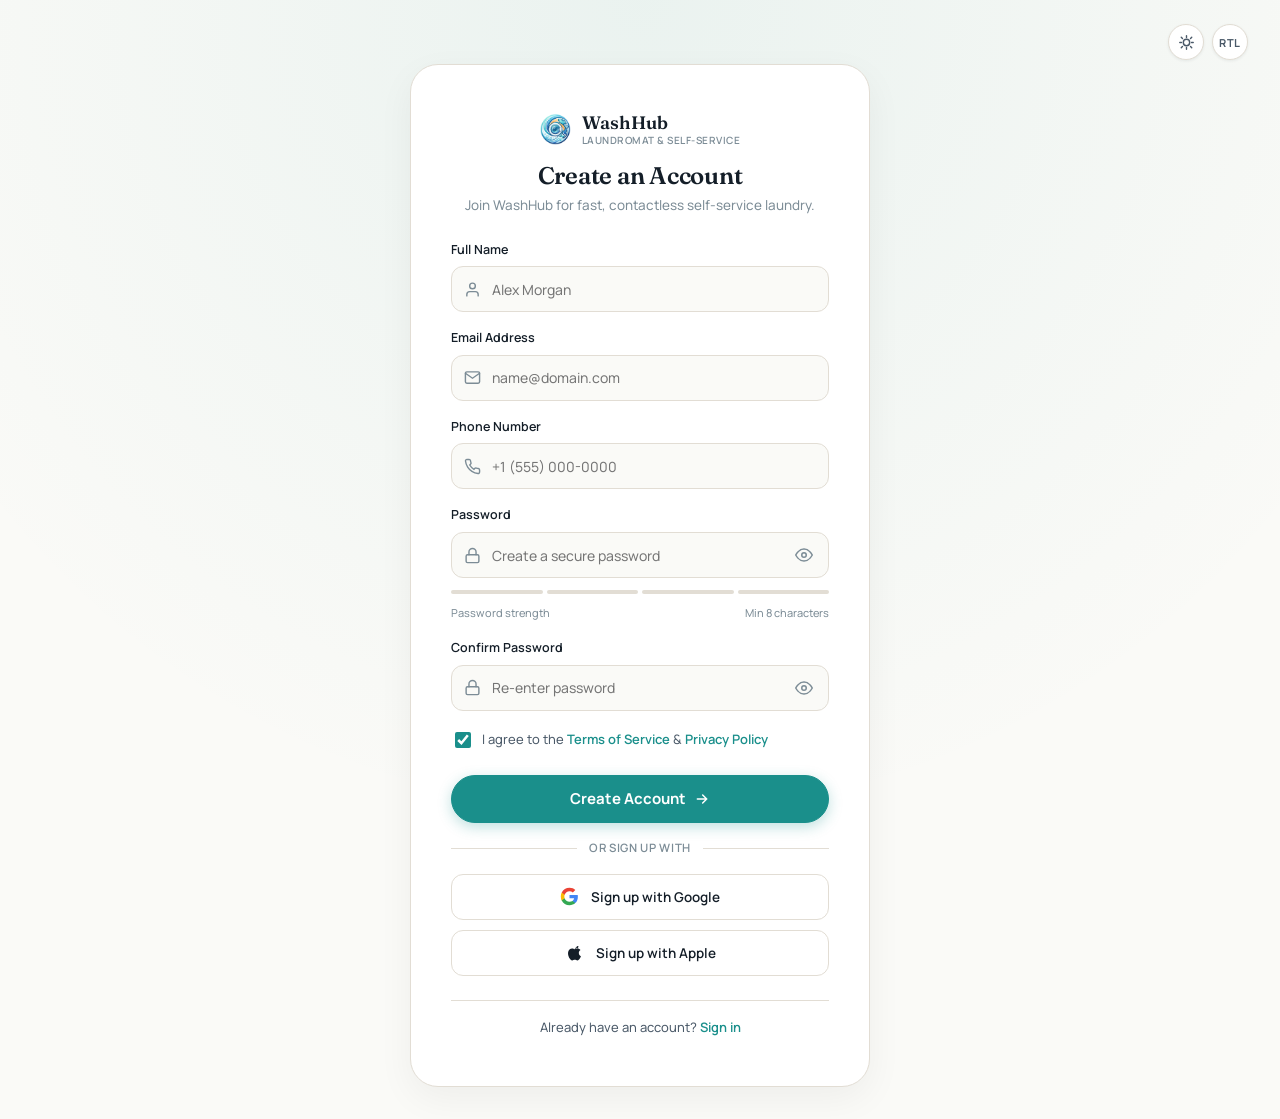
<file: signup.html>
<!DOCTYPE html>
<html lang="en" dir="ltr" data-theme="light">
<head>
  <meta charset="UTF-8">
  <meta name="viewport" content="width=device-width, initial-scale=1.0">
  <title>Create an Account | WashHub Laundromat &amp; Self-Service Wash Center</title>
  <meta name="description" content="Join WashHub for fast, contactless self-service laundry. Earn cycle rewards, track machine availability live, and manage account credits.">
  <link rel="preconnect" href="https://fonts.googleapis.com">
  <link rel="preconnect" href="https://fonts.gstatic.com" crossorigin>
  <link href="https://fonts.googleapis.com/css2?family=Manrope:wght@400;500;600;700;800&family=Fraunces:opsz,wght@9..144,500;9..144,600&display=swap" rel="stylesheet">
  <link rel="stylesheet" href="style.css">
  <link rel="icon" type="image/png" href="Assets/logo.png">
  <link rel="apple-touch-icon" href="Assets/logo.png">
</head>
<body>

  <!-- ============ AUTH SCREEN CONTAINER ============ -->
  <div class="auth-screen">

    <!-- Top Utility Bar: Theme & RTL Toggles Only -->
    <header class="auth-top-bar" aria-label="Page controls">
      <div class="auth-top-actions">
        <button class="icon-btn theme-toggle" id="themeToggle" type="button" aria-label="Switch to dark mode" aria-pressed="false">
          <svg class="icon-sun" width="17" height="17" viewBox="0 0 24 24" fill="none" stroke="currentColor" stroke-width="2" stroke-linecap="round"><circle cx="12" cy="12" r="4.5"/><path d="M12 2.5v2.4M12 19.1v2.4M4.6 4.6l1.7 1.7M17.7 17.7l1.7 1.7M2.5 12h2.4M19.1 12h2.4M4.6 19.4l1.7-1.7M17.7 6.3l1.7-1.7"/></svg>
          <svg class="icon-moon" width="17" height="17" viewBox="0 0 24 24" fill="none" stroke="currentColor" stroke-width="2" stroke-linecap="round"><path d="M20 14.5A8.5 8.5 0 1 1 9.5 4a7 7 0 0 0 10.5 10.5Z"/></svg>
        </button>

        <button class="icon-btn dir-toggle" id="dirToggle" type="button" aria-label="Switch to right-to-left layout">
          <span class="dir-toggle-label">RTL</span>
        </button>
      </div>
    </header>

    <!-- Main Auth Card -->
    <main class="auth-card" id="mainContent">
      <div class="auth-brand-center">
        <a href="index.html" class="brand" aria-label="WashHub home">
          <span class="brand-mark" aria-hidden="true">
            <img src="Assets/logo.png" alt="" width="32" height="32" class="brand-logo-img">
          </span>
          <span class="brand-text">
            <span class="brand-name">WashHub</span>
            <span class="brand-sub">LAUNDROMAT &amp; SELF-SERVICE</span>
          </span>
        </a>

        <h1 class="auth-title">Create an Account</h1>
        <p class="auth-subtitle">Join WashHub for fast, contactless self-service laundry.&lrm;</p>
      </div>

      <!-- Feedback alert -->
      <div id="authAlert" style="display:none;margin-block-end:var(--sp-4);" role="alert"></div>

      <!-- Form Section -->
      <form class="auth-form" id="signupForm" novalidate>
        <div class="auth-field">
          <label class="auth-label" for="signupName">Full Name</label>
          <div class="auth-input-wrap">
            <span class="auth-field-icon" aria-hidden="true">
              <svg width="17" height="17" viewBox="0 0 24 24" fill="none" stroke="currentColor" stroke-width="2" stroke-linecap="round"><path d="M20 21v-2a4 4 0 0 0-4-4H8a4 4 0 0 0-4 4v2"/><circle cx="12" cy="7" r="4"/></svg>
            </span>
            <input class="auth-input" type="text" id="signupName" name="signupName" placeholder="Alex Morgan" required autocomplete="name">
          </div>
        </div>

        <div class="auth-field">
          <label class="auth-label" for="signupEmail">Email Address</label>
          <div class="auth-input-wrap">
            <span class="auth-field-icon" aria-hidden="true">
              <svg width="17" height="17" viewBox="0 0 24 24" fill="none" stroke="currentColor" stroke-width="2" stroke-linecap="round"><path d="M4 4h16c1.1 0 2 .9 2 2v12c0 1.1-.9 2-2 2H4c-1.1 0-2-.9-2-2V6c0-1.1.9-2 2-2z"/><polyline points="22,6 12,13 2,6"/></svg>
            </span>
            <input class="auth-input" type="email" id="signupEmail" name="signupEmail" placeholder="name@domain.com" required autocomplete="email">
          </div>
        </div>

        <div class="auth-field">
          <label class="auth-label" for="signupPhone">Phone Number</label>
          <div class="auth-input-wrap">
            <span class="auth-field-icon" aria-hidden="true">
              <svg width="17" height="17" viewBox="0 0 24 24" fill="none" stroke="currentColor" stroke-width="2" stroke-linecap="round"><path d="M22 16.92v3a2 2 0 0 1-2.18 2 19.79 19.79 0 0 1-8.63-3.07 19.5 19.5 0 0 1-6-6 19.79 19.79 0 0 1-3.07-8.67A2 2 0 0 1 4.11 2h3a2 2 0 0 1 2 1.72 12.84 12.84 0 0 0 .7 2.81 2 2 0 0 1-.45 2.11L8.09 9.91a16 16 0 0 0 6 6l1.27-1.27a2 2 0 0 1 2.11-.45 12.84 12.84 0 0 0 2.81.7A2 2 0 0 1 22 16.92z"/></svg>
            </span>
            <input class="auth-input" type="tel" id="signupPhone" name="signupPhone" placeholder="+1 (555) 000-0000" required autocomplete="tel">
          </div>
        </div>

        <div class="auth-field">
          <label class="auth-label" for="signupPassword">Password</label>
          <div class="auth-input-wrap has-eye">
            <span class="auth-field-icon" aria-hidden="true">
              <svg width="17" height="17" viewBox="0 0 24 24" fill="none" stroke="currentColor" stroke-width="2" stroke-linecap="round"><rect x="3" y="11" width="18" height="11" rx="2" ry="2"/><path d="M7 11V7a5 5 0 0 1 10 0v4"/></svg>
            </span>
            <input class="auth-input" type="password" id="signupPassword" name="signupPassword" placeholder="Create a secure password" required autocomplete="new-password">
            <button class="auth-eye-btn" type="button" data-target="signupPassword" aria-label="Show password">
              <svg width="18" height="18" viewBox="0 0 24 24" fill="none" stroke="currentColor" stroke-width="2" stroke-linecap="round"><path d="M1 12s4-8 11-8 11 8 11 8-4 8-11 8-11-8-11-8z"/><circle cx="12" cy="12" r="3"/></svg>
            </button>
          </div>
          <!-- Password strength meter -->
          <div class="auth-strength-track" aria-hidden="true">
            <div class="auth-strength-bar"></div>
            <div class="auth-strength-bar"></div>
            <div class="auth-strength-bar"></div>
            <div class="auth-strength-bar"></div>
          </div>
          <div class="auth-strength-text">
            <span id="authStrengthText">Password strength</span>
            <span>Min 8 characters</span>
          </div>
        </div>

        <div class="auth-field">
          <label class="auth-label" for="signupConfirm">Confirm Password</label>
          <div class="auth-input-wrap has-eye">
            <span class="auth-field-icon" aria-hidden="true">
              <svg width="17" height="17" viewBox="0 0 24 24" fill="none" stroke="currentColor" stroke-width="2" stroke-linecap="round"><rect x="3" y="11" width="18" height="11" rx="2" ry="2"/><path d="M7 11V7a5 5 0 0 1 10 0v4"/></svg>
            </span>
            <input class="auth-input" type="password" id="signupConfirm" name="signupConfirm" placeholder="Re-enter password" required autocomplete="new-password">
            <button class="auth-eye-btn" type="button" data-target="signupConfirm" aria-label="Show password">
              <svg width="18" height="18" viewBox="0 0 24 24" fill="none" stroke="currentColor" stroke-width="2" stroke-linecap="round"><path d="M1 12s4-8 11-8 11 8 11 8-4 8-11 8-11-8-11-8z"/><circle cx="12" cy="12" r="3"/></svg>
            </button>
          </div>
        </div>

        <div class="auth-row" style="margin-block-start:2px;">
          <label class="auth-checkbox">
            <input type="checkbox" name="termsAgree" required checked>
            <span>I agree to the <a href="#" class="auth-link">Terms of Service</a> &amp; <a href="#" class="auth-link">Privacy Policy</a></span>
          </label>
        </div>

        <button type="submit" class="btn btn-primary auth-submit-btn">
          Create Account
          <svg width="16" height="16" viewBox="0 0 24 24" fill="none" stroke="currentColor" stroke-width="2.2" stroke-linecap="round"><path d="M5 12h14M13 6l6 6-6 6"/></svg>
        </button>
      </form>

      <!-- Third-Party Section: Placed AFTER Create Account Button -->
      <div class="auth-divider">
        <span>Or sign up with</span>
      </div>

      <div class="auth-sso-grid">
        <!-- Official Multi-Color Google Button -->
        <button type="button" class="auth-sso-btn" data-provider="Google" aria-label="Sign up with Google">
          <svg viewBox="0 0 24 24" width="19" height="19" aria-hidden="true">
            <path fill="#4285F4" d="M22.56 12.25c0-.78-.07-1.53-.2-2.25H12v4.26h5.92c-.26 1.37-1.04 2.53-2.21 3.31v2.77h3.57c2.08-1.92 3.28-4.74 3.28-8.09z"/>
            <path fill="#34A853" d="M12 23c2.97 0 5.46-.98 7.28-2.66l-3.57-2.77c-.98.66-2.23 1.06-3.71 1.06-2.86 0-5.29-1.93-6.16-4.53H2.18v2.84C3.99 20.53 7.7 23 12 23z"/>
            <path fill="#FBBC05" d="M5.84 14.09c-.22-.66-.35-1.36-.35-2.09s.13-1.43.35-2.09V7.06H2.18C1.43 8.55 1 10.22 1 12s.43 3.45 1.18 4.94l2.85-2.22.81-.63z"/>
            <path fill="#EA4335" d="M12 5.38c1.62 0 3.06.56 4.21 1.64l3.15-3.15C17.45 2.09 14.97 1 12 1 7.7 1 3.99 3.47 2.18 7.06l3.66 2.84c.87-2.6 3.3-4.52 6.16-4.52z"/>
          </svg>
          <span>Sign up with Google</span>
        </button>

        <!-- Official Apple Button -->
        <button type="button" class="auth-sso-btn apple-btn" data-provider="Apple" aria-label="Sign up with Apple">
          <svg viewBox="0 0 24 24" width="19" height="19" fill="currentColor" aria-hidden="true">
            <path d="M18.71 19.5c-.83 1.24-1.71 2.45-3.05 2.47-1.34.03-1.77-.79-3.29-.79-1.53 0-2 .77-3.27.82-1.31.05-2.3-1.32-3.14-2.53C4.25 17 2.94 12.45 4.7 9.39c.87-1.52 2.43-2.48 4.12-2.51 1.28-.02 2.5.87 3.29.87.78 0 2.26-1.07 3.81-.91.65.03 2.47.26 3.64 1.98-.09.06-2.17 1.28-2.15 3.81.03 3.02 2.65 4.03 2.68 4.04-.03.07-.42 1.44-1.38 2.83M15.97 6.84c.65-.82 1.11-1.96.98-3.12-1.01.04-2.22.68-2.92 1.5-.61.7-.1.14-1.84 2.19 1.05-.04 2.29-.75 2.89-1.57z"/>
          </svg>
          <span>Sign up with Apple</span>
        </button>
      </div>

      <!-- Footer switch text -->
      <div class="auth-footer-prompt">
        <span>Already have an account?&lrm;</span>
        <a href="login.html" class="auth-link">Sign in</a>
      </div>
    </main>

  </div>

  <script src="script.js"></script>
</body>
</html>
</file>
<file: style.css>
/* ============================================================
   WASHHUB — GLOBAL DESIGN SYSTEM
   Single source of truth for all pages.
   Covers: tokens, typography, layout, nav, footer,
           buttons, forms, cards, Home 1, Home 2, About,
           RTL/LTR, Light/Dark, Responsive.
   ============================================================ */

/* ---------- Google Fonts ---------- */
@import url('https://fonts.googleapis.com/css2?family=Manrope:wght@400;500;600;700;800&family=Fraunces:opsz,wght@9..144,500;9..144,600&family=Caveat:wght@500;700&display=swap');

/* ---------- Reset ---------- */
*,
*::before,
*::after {
  box-sizing: border-box;
}

[hidden] {
  display: none !important;
}

.center {
  text-align: center;
}

.mx-auto {
  margin-inline: auto;
}

html {
  -webkit-text-size-adjust: 100%;
  scroll-behavior: smooth;
  overflow-x: clip;
  max-width: 100vw;
}

@media (prefers-reduced-motion: reduce) {
  html {
    scroll-behavior: auto;
  }

  *,
  *::before,
  *::after {
    animation-duration: 0.001ms !important;
    animation-iteration-count: 1 !important;
    transition-duration: 0.001ms !important;
    scroll-behavior: auto !important;
  }
}

body {
  margin: 0;
  width: 100%;
  max-width: 100vw;
  overflow-x: clip;
}

img {
  max-width: 100%;
  display: block;
  object-fit: cover;
}

button,
input,
select,
textarea {
  font: inherit;
  color: inherit;
}

ul,
ol {
  list-style: none;
  margin: 0;
  padding: 0;
}

a {
  color: inherit;
  text-decoration: none;
}

h1,
h2,
h3,
h4,
p,
dl,
dd,
figure,
blockquote {
  margin: 0;
}

/* ============================================================
   DESIGN TOKENS — LIGHT THEME (default)
   ============================================================ */
:root {
  --font-display: "Fraunces", Georgia, serif;
  --font-body: "Manrope", -apple-system, BlinkMacSystemFont, "Segoe UI", sans-serif;
  --font-script: "Caveat", cursive;

  /* Spacing scale */
  --sp-1: 4px;
  --sp-2: 8px;
  --sp-3: 12px;
  --sp-4: 16px;
  --sp-5: 24px;
  --sp-6: 32px;
  --sp-7: 40px;
  --sp-8: 48px;
  --sp-9: 64px;
  --sp-10: 80px;
  --sp-11: 96px;
  --sp-12: 120px;

  --container-w: 1240px;
  --radius-sm: 6px;
  --radius-md: 12px;
  --radius-lg: 20px;
  --radius-xl: 28px;
  --radius-pill: 999px;

  --ease: cubic-bezier(.4, 0, .2, 1);
  --dur: 240ms;
  --dur-slow: 520ms;

  /* ---- LIGHT THEME ---- */
  --bg-primary: #FAFAF7;
  --bg-secondary: #F2F0E8;
  --bg-surface: #FFFFFF;
  --bg-elevated: #FFFFFF;
  --bg-inverse: #0E2332;
  --bg-inverse-elevated: #13304A;

  --text-primary: #141E28;
  --text-secondary: #4A5968;
  --text-muted: #7C8C96;
  --text-inverse: #F4F8F7;
  --text-inverse-muted: #A8C0CA;
  --text-on-accent: #FFFFFF;

  --border-color: #E2DDD4;
  --border-strong: #C8C2B4;

  --accent-primary: #1A8F8B;
  --accent-primary-deep: #0E2332;
  --accent-secondary: #C87840;
  --accent-hover: #156E6A;
  --accent-tint: #E2F1EF;

  --success: #2D9E56;
  --success-tint: #E4F5EC;
  --warning: #C5862A;
  --warning-tint: #FAF0DE;
  --error: #C2453A;
  --error-tint: #FAE8E6;
  --offline: #889299;
  --offline-tint: #ECEDF0;

  --shadow-sm: 0 1px 3px rgba(20, 30, 40, .07);
  --shadow-md: 0 6px 22px rgba(20, 30, 40, .09);
  --shadow-lg: 0 18px 48px rgba(20, 30, 40, .13);
  --shadow-xl: 0 32px 72px rgba(20, 30, 40, .18);
}

/* ============================================================
   DESIGN TOKENS — DARK THEME
   ============================================================ */
:root[data-theme="dark"] {
  --bg-primary: #0F1A22;
  --bg-secondary: #152030;
  --bg-surface: #1A2530;
  --bg-elevated: #20303C;
  --bg-inverse: #E8F2F0;
  --bg-inverse-elevated: #F2F8F6;

  --text-primary: #EBF2F0;
  --text-secondary: #A4B8C2;
  --text-muted: #6C7E88;
  --text-inverse: #0F1A22;
  --text-inverse-muted: #3E5060;
  --text-on-accent: #FFFFFF;

  --border-color: #283844;
  --border-strong: #384E5C;

  --accent-primary: #48C0BA;
  --accent-primary-deep: #E8F2F0;
  --accent-secondary: #DCA660;
  --accent-hover: #68D0CB;
  --accent-tint: #1A3432;

  --success: #55C47A;
  --success-tint: #162E1E;
  --warning: #E0A448;
  --warning-tint: #342810;
  --error: #DE7062;
  --error-tint: #361E1A;
  --offline: #6A7880;
  --offline-tint: #202C34;

  --shadow-sm: 0 1px 3px rgba(0, 0, 0, .32);
  --shadow-md: 0 6px 22px rgba(0, 0, 0, .38);
  --shadow-lg: 0 18px 48px rgba(0, 0, 0, .48);
  --shadow-xl: 0 32px 72px rgba(0, 0, 0, .58);
}

/* ============================================================
   BASE
   ============================================================ */
html {
  font-size: 16px;
}

body {
  font-family: var(--font-body);
  background: var(--bg-primary);
  color: var(--text-primary);
  font-weight: 450;
  line-height: 1.65;
  transition: background var(--dur) var(--ease), color var(--dur) var(--ease);
}

h1,
h2,
h3,
h4 {
  font-family: var(--font-display);
  font-weight: 600;
  color: var(--text-primary);
  line-height: 1.15;
  letter-spacing: -0.015em;
}

h1 {
  font-size: clamp(32px, 4.4vw, 52px);
}

h2 {
  font-size: clamp(26px, 3.2vw, 38px);
}

h3 {
  font-size: clamp(20px, 2.2vw, 26px);
}

h4 {
  font-size: clamp(17px, 1.7vw, 21px);
}

p {
  color: var(--text-secondary);
}

.container {
  max-width: var(--container-w);
  margin-inline: auto;
  padding-inline: var(--sp-5);
}

/* Utility */
.visually-hidden {
  position: absolute;
  width: 1px;
  height: 1px;
  padding: 0;
  margin: -1px;
  overflow: hidden;
  clip: rect(0, 0, 0, 0);
  white-space: nowrap;
  border: 0;
}

.sr-only {
  position: absolute;
  width: 1px;
  height: 1px;
  padding: 0;
  margin: -1px;
  overflow: hidden;
  clip: rect(0, 0, 0, 0);
  white-space: nowrap;
  border: 0;
}

.skip-link {
  position: absolute;
  inset-inline-start: var(--sp-3);
  top: -60px;
  background: var(--accent-primary-deep);
  color: var(--text-inverse);
  padding: var(--sp-3) var(--sp-4);
  border-radius: var(--radius-sm);
  z-index: 999;
  transition: top var(--dur) var(--ease);
  font-weight: 600;
}

.skip-link:focus {
  top: var(--sp-3);
}

:focus-visible {
  outline: 2.5px solid var(--accent-primary);
  outline-offset: 3px;
  border-radius: 4px;
}

.eyebrow {
  font-size: 12px;
  font-weight: 700;
  letter-spacing: .08em;
  color: var(--accent-primary);
  text-transform: uppercase;
  display: inline-block;
  margin-block-end: var(--sp-3);
}

.eyebrow-bar {
  display: inline-flex;
  align-items: center;
  gap: 10px;
  font-size: 12px;
  font-weight: 700;
  letter-spacing: .07em;
  color: var(--accent-primary);
  text-transform: uppercase;
  margin-block-end: var(--sp-3);
}

.eyebrow-bar::before {
  content: "";
  width: 24px;
  height: 1.5px;
  background: var(--accent-primary);
  border-radius: 2px;
  flex: none;
}

[dir="rtl"] .eyebrow-bar::before {
  order: 1;
}

.section-lede {
  font-size: 17px;
  max-width: 48ch;
}

.text-muted-sm {
  font-size: 13px;
  color: var(--text-muted);
}

.accent-ink {
  color: var(--accent-primary);
}

/* ============================================================
   BUTTONS
   ============================================================ */
.btn {
  display: inline-flex;
  align-items: center;
  justify-content: center;
  gap: 8px;
  font-family: var(--font-body);
  font-weight: 600;
  font-size: 15px;
  line-height: 1;
  height: 48px;
  min-height: 48px;
  padding: 0 24px;
  border-radius: var(--radius-pill);
  border: 1.5px solid transparent;
  cursor: pointer;
  text-decoration: none;
  white-space: nowrap;
  box-sizing: border-box;
  transition: transform var(--dur) var(--ease), background var(--dur) var(--ease),
    border-color var(--dur) var(--ease), box-shadow var(--dur) var(--ease),
    color var(--dur) var(--ease);
}

.btn svg {
  flex: none;
}

.btn:hover {
  transform: translateY(-2px);
}

.btn:active {
  transform: translateY(0);
}

.btn:focus-visible {
  outline: 2.5px solid var(--accent-primary);
  outline-offset: 3px;
}

/* ============================================================
   GLOBAL PRIMARY CTA — Solid Signature Teal (#1A8F8B / #48C0BA)
   ============================================================ */
.btn-primary {
  background: #1A8F8B;
  border-color: #1A8F8B;
  color: #FFFFFF;
  font-weight: 700;
  box-shadow: 0 4px 14px rgba(26, 143, 139, 0.28);
}

.btn-primary:hover {
  background: #147A77;
  border-color: #147A77;
  color: #FFFFFF;
  box-shadow: 0 6px 20px rgba(26, 143, 139, 0.38);
  transform: translateY(-2px);
}

:root[data-theme="dark"] .btn-primary {
  background: #48C0BA;
  border-color: #48C0BA;
  color: #0A1823;
  font-weight: 700;
  box-shadow: 0 4px 16px rgba(72, 192, 186, 0.25);
}

:root[data-theme="dark"] .btn-primary:hover {
  background: #62D5CF;
  border-color: #62D5CF;
  color: #0A1823;
  box-shadow: 0 6px 24px rgba(72, 192, 186, 0.40);
  transform: translateY(-2px);
}

/* ============================================================
   GLOBAL SECONDARY CTA — Clean Outline / Glass Style
   ============================================================ */
.btn-secondary {
  background: transparent;
  border-color: #1A8F8B;
  color: #1A8F8B;
  font-weight: 600;
}

.btn-secondary:hover {
  background: rgba(26, 143, 139, 0.08);
  border-color: #147A77;
  color: #147A77;
  box-shadow: 0 4px 14px rgba(20, 30, 40, 0.06);
  transform: translateY(-2px);
}

:root[data-theme="dark"] .btn-secondary {
  background: rgba(255, 255, 255, 0.06);
  border-color: rgba(255, 255, 255, 0.38);
  color: #FFFFFF;
  backdrop-filter: blur(8px);
  -webkit-backdrop-filter: blur(8px);
}

:root[data-theme="dark"] .btn-secondary:hover {
  background: rgba(255, 255, 255, 0.16);
  border-color: #FFFFFF;
  color: #FFFFFF;
  box-shadow: 0 4px 16px rgba(0, 0, 0, 0.25);
  transform: translateY(-2px);
}

.btn-ghost-inverse {
  background: transparent;
  border-color: rgba(255, 255, 255, .38);
  color: #fff;
  border-radius: var(--radius-pill);
}

.btn-ghost-inverse:hover {
  border-color: #FFFFFF;
  background: rgba(255, 255, 255, .16);
  color: #FFFFFF;
  transform: translateY(-2px);
}

:root[data-theme="dark"] .btn-ghost-inverse {
  background: rgba(255, 255, 255, 0.08);
  border-color: rgba(255, 255, 255, 0.40);
  color: #FFFFFF;
}

:root[data-theme="dark"] .btn-ghost-inverse:hover {
  background: rgba(255, 255, 255, 0.18);
  border-color: #FFFFFF;
  color: #FFFFFF;
  transform: translateY(-2px);
}

/* Fallback legacy .btn-inverse mapped to .btn-primary */
.btn-inverse {
  background: #1A8F8B;
  border-color: #1A8F8B;
  color: #FFFFFF;
  font-weight: 700;
  border-radius: var(--radius-pill);
}

.btn-inverse:hover {
  background: #147A77;
  border-color: #147A77;
  color: #FFFFFF;
  transform: translateY(-2px);
}

:root[data-theme="dark"] .btn-inverse {
  background: #48C0BA;
  border-color: #48C0BA;
  color: #0A1823;
}

:root[data-theme="dark"] .btn-inverse:hover {
  background: #62D5CF;
  border-color: #62D5CF;
  color: #0A1823;
  transform: translateY(-2px);
}

/* Button Sizing Variations (Maintaining pill radius) */
.btn-lg {
  height: 52px;
  min-height: 52px;
  padding: 0 28px;
  font-size: 16px;
  border-radius: var(--radius-pill);
}

.btn-compact {
  height: 38px;
  min-height: 38px;
  padding: 0 18px;
  font-size: 13.5px;
  border-radius: var(--radius-pill);
}

.link-text {
  display: inline-flex;
  align-items: center;
  gap: 6px;
  font-weight: 600;
  color: var(--accent-primary);
  font-size: 14.5px;
}

.link-text svg {
  flex: none;
  transition: transform var(--dur) var(--ease);
}

.link-text:hover svg {
  transform: translateX(4px);
}

[dir="rtl"] .link-text svg {
  transform: scaleX(-1);
}

[dir="rtl"] .link-text:hover svg {
  transform: scaleX(-1) translateX(4px);
}

/* ============================================================
   HEADER & NAVIGATION (Unified across all pages)
   ============================================================ */
.site-header {
  position: sticky;
  top: 0;
  z-index: 1000;
  background: color-mix(in srgb, var(--bg-primary) 92%, transparent);
  backdrop-filter: blur(16px);
  -webkit-backdrop-filter: blur(16px);
  border-block-end: 1px solid var(--border-color);
  transition: background var(--dur) var(--ease), border-color var(--dur) var(--ease), box-shadow var(--dur) var(--ease);
}

.site-header.scrolled {
  background: color-mix(in srgb, var(--bg-primary) 98%, transparent);
  box-shadow: 0 4px 20px rgba(0, 0, 0, 0.06);
}

.header-inner {
  display: flex;
  align-items: center;
  justify-content: space-between;
  gap: var(--sp-4);
  padding-block: 12px;
}

/* Brand / Logo - preserve brand identity lockup across all writing directions and pages */
.brand,
.site-logo {
  display: inline-flex !important;
  flex-direction: row !important;
  align-items: center !important;
  gap: 10px;
  flex: none;
  text-decoration: none;
  text-align: left !important;
  direction: ltr !important;
}

.brand-mark {
  color: var(--accent-primary);
  display: flex;
  align-items: center;
  justify-content: center;
  flex: none;
}

.brand-logo-img {
  width: 32px;
  height: 32px;
  object-fit: contain;
  display: block;
  flex: none;
}

.brand-text {
  display: flex;
  flex-direction: column;
  line-height: 1.2;
  text-align: left !important;
  align-items: flex-start !important;
  justify-content: center;
  direction: ltr !important;
}

[dir="rtl"] .brand,
[dir="rtl"] .site-logo,
[dir="rtl"] .brand-text {
  direction: ltr !important;
  text-align: left !important;
  align-items: flex-start !important;
}

.brand-name {
  font-family: var(--font-display);
  font-weight: 600;
  font-size: 18px;
  color: var(--text-primary);
  line-height: 1.15;
}

.brand-sub {
  font-size: 10px;
  letter-spacing: .05em;
  color: var(--text-muted);
  font-weight: 600;
  line-height: 1.2;
}

/* Primary nav */
.primary-nav ul {
  display: flex;
  align-items: center;
  gap: 6px;
}

.nav-link {
  font-size: 14px;
  font-weight: 600;
  color: var(--text-secondary);
  padding: 6px 10px;
  border-radius: var(--radius-sm);
  transition: color var(--dur) var(--ease), background var(--dur) var(--ease);
  position: relative;
}

.nav-link:hover {
  color: var(--text-primary);
  background: var(--bg-secondary);
}

.nav-link.is-active {
  color: var(--accent-primary);
  font-weight: 700;
}

.nav-link.is-active::after {
  content: "";
  position: absolute;
  inset-inline: 8px;
  bottom: 2px;
  height: 2px;
  background: var(--accent-primary);
  border-radius: 2px;
}

/* Header Actions */
.header-actions {
  display: flex;
  align-items: center;
  gap: var(--sp-2);
  flex: none;
}

.icon-btn {
  display: inline-flex;
  align-items: center;
  justify-content: center;
  width: 36px;
  height: 36px;
  border-radius: 50%;
  border: 1px solid var(--border-color);
  background: var(--bg-surface);
  color: var(--text-secondary);
  cursor: pointer;
  transition: border-color var(--dur), color var(--dur);
}

.icon-btn:hover {
  border-color: var(--accent-primary);
  color: var(--accent-primary);
}

.icon-btn:focus-visible {
  outline: 2px solid var(--accent-primary);
  outline-offset: 2px;
}

.icon-btn svg {
  width: 17px;
  height: 17px;
}

/* Theme toggle icons */
.theme-toggle .icon-moon {
  display: none;
}

:root[data-theme="dark"] .theme-toggle .icon-sun {
  display: none;
}

:root[data-theme="dark"] .theme-toggle .icon-moon {
  display: block;
}

/* Direction toggle (matches .icon-btn theme toggle size) */
.dir-toggle {
  display: inline-flex;
  align-items: center;
  justify-content: center;
  width: 36px;
  height: 36px;
  border-radius: 50%;
  border: 1px solid var(--border-color);
  background: var(--bg-surface);
  color: var(--text-secondary);
  font-size: 11px;
  font-weight: 700;
  cursor: pointer;
  transition: border-color var(--dur), color var(--dur), background var(--dur);
  padding: 0;
  flex: none;
  line-height: 1;
  letter-spacing: 0.04em;
}

.dir-toggle:hover {
  border-color: var(--accent-primary);
  color: var(--accent-primary);
}

.dir-toggle:focus-visible {
  outline: 2px solid var(--accent-primary);
  outline-offset: 2px;
}

.dir-toggle-label {
  display: block;
  text-transform: uppercase;
  font-family: var(--font-body);
}

/* Header CTA */
.header-cta {
  margin-inline-start: var(--sp-2);
}

/* Hamburger button */
.menu-btn {
  display: none;
  flex-direction: column;
  justify-content: center;
  gap: 5px;
  width: 38px;
  height: 38px;
  border-radius: var(--radius-sm);
  border: 1px solid var(--border-color);
  background: var(--bg-surface);
  cursor: pointer;
  padding: 0;
}

.menu-btn span {
  display: block;
  height: 1.8px;
  width: 16px;
  margin-inline: auto;
  background: var(--text-primary);
  border-radius: 2px;
  transition: transform var(--dur) var(--ease), opacity var(--dur);
}

.menu-btn[aria-expanded="true"] span:nth-child(1) {
  transform: translateY(7px) rotate(45deg);
}

.menu-btn[aria-expanded="true"] span:nth-child(2) {
  opacity: 0;
}

.menu-btn[aria-expanded="true"] span:nth-child(3) {
  transform: translateY(-7px) rotate(-45deg);
}

/* ============================================================
   MOBILE NAVIGATION
   ============================================================ */
.mobile-nav-scrim {
  position: fixed;
  inset: 0;
  background: rgba(10, 18, 24, .52);
  z-index: 2000;
  opacity: 0;
  pointer-events: none;
  transition: opacity var(--dur) var(--ease);
}

.mobile-nav-scrim.is-open {
  opacity: 1;
  pointer-events: auto;
}

.mobile-nav {
  position: fixed;
  top: 0;
  inset-inline-end: 0;
  height: 100%;
  width: min(340px, 88vw);
  background: var(--bg-surface);
  z-index: 2001;
  box-shadow: var(--shadow-xl);
  display: flex;
  flex-direction: column;
  padding: var(--sp-5);
  overflow-y: auto;
  transform: translateX(110%);
  transition: transform 280ms var(--ease), visibility 280ms;
  visibility: hidden;
  pointer-events: none;
}

#mobileClose {
  position: relative;
  z-index: 10;
  pointer-events: auto;
  cursor: pointer;
}

[dir="rtl"] .mobile-nav {
  transform: translateX(-110%);
}

.mobile-nav.is-open {
  transform: translateX(0);
  visibility: visible;
  pointer-events: auto;
}

.mobile-nav-head {
  display: flex;
  align-items: center;
  justify-content: space-between;
  gap: var(--sp-3);
  margin-block-end: var(--sp-6);
  padding-block-end: var(--sp-4);
  border-block-end: 1px solid var(--border-color);
}

.mobile-nav-head .brand {
  display: inline-flex;
  align-items: center;
  gap: 10px;
  text-decoration: none;
  flex: 1;
}

.mobile-nav ul {
  display: flex;
  flex-direction: column;
  gap: 2px;
}

.mobile-nav ul a {
  display: block;
  padding: 12px var(--sp-3);
  font-size: 16px;
  font-weight: 600;
  color: var(--text-secondary);
  border-radius: var(--radius-md);
  transition: color var(--dur), background var(--dur);
}

.mobile-nav ul a.is-active {
  color: var(--accent-primary);
  background: var(--accent-tint);
  font-weight: 700;
}

.mobile-nav ul a:hover {
  color: var(--text-primary);
  background: var(--bg-secondary);
}

.mobile-nav-foot {
  margin-block-start: auto;
  padding-block-start: var(--sp-5);
  border-block-start: 1px solid var(--border-color);
  display: flex;
  flex-direction: column;
  gap: var(--sp-3);
}

.mobile-nav-foot-row {
  display: flex;
  gap: var(--sp-2);
}

.mobile-nav-foot .icon-btn {
  width: 100%;
  height: 42px;
  border-radius: var(--radius-md);
  justify-content: flex-start;
  gap: var(--sp-2);
  padding-inline: var(--sp-3);
}

/* ============================================================
   SECTION RHYTHM
   ============================================================ */
.section {
  padding-block: clamp(46px, 6vw, 82px);
}

.section-sm {
  padding-block: clamp(32px, 4vw, 54px);
}

.section-tight {
  padding-block: clamp(22px, 3vw, 40px);
}

.bg-secondary {
  background: var(--bg-secondary);
}

.bg-inverse {
  background: var(--bg-inverse);
  color: var(--text-inverse);
}

.bg-inverse p {
  color: var(--text-inverse-muted);
}

.bordered-top,
.section-bordered {
  border-block-start: 1px solid var(--border-color);
}

/* Scroll reveal */
[data-reveal] {
  opacity: 0;
  transform: translateY(18px);
  transition: opacity var(--dur-slow) var(--ease), transform var(--dur-slow) var(--ease);
}

[data-reveal].is-visible {
  opacity: 1;
  transform: none;
}

@media (prefers-reduced-motion: reduce) {
  [data-reveal] {
    opacity: 1;
    transform: none;
    transition: none;
  }
}

/* ============================================================
   HOME 1 — EDITORIAL GLASSMORPHISM HERO SECTION
   Full-viewport immersive photography with centered glassmorphism container,
   integrated sleek navigation, 2-column layout, and floating status card.
   ============================================================ */
.hero-editorial {
  position: relative;
  min-height: clamp(660px, 92vh, 920px);
  display: flex;
  align-items: center;
  justify-content: center;
  overflow: hidden;
  padding-block: clamp(24px, 3.5vh, 48px);
  background-color: var(--bg-inverse);
}

/* Photographic Background & Ambient Gradient Overlay */
.hero-bg-wrapper {
  position: absolute;
  inset: 0;
  z-index: 1;
  overflow: hidden;
}

.hero-bg-img {
  width: 100%;
  height: 100%;
  object-fit: cover;
  object-position: center;
  transform: scale(1.02);
  transition: transform 1.6s var(--ease);
}

.hero-editorial:hover .hero-bg-img {
  transform: scale(1.04);
}

.hero-bg-overlay {
  position: absolute;
  inset: 0;
  background: linear-gradient(135deg, rgba(8, 22, 28, 0.72) 0%, rgba(14, 35, 46, 0.62) 50%, rgba(20, 154, 152, 0.26) 100%);
  backdrop-filter: blur(2.5px);
  -webkit-backdrop-filter: blur(2.5px);
}

:root[data-theme="dark"] .hero-bg-overlay {
  background: linear-gradient(135deg, rgba(5, 14, 19, 0.86) 0%, rgba(9, 24, 33, 0.80) 55%, rgba(16, 120, 118, 0.32) 100%);
}

/* Center Glass Container */
.hero-glass-container {
  position: relative;
  z-index: 10;
  width: min(82%, 1250px);
  min-height: 580px;
  margin-inline: auto;
  background: rgba(10, 25, 32, 0.55);
  backdrop-filter: blur(14px);
  -webkit-backdrop-filter: blur(14px);
  border: 1px solid rgba(255, 255, 255, 0.15);
  border-radius: 28px;
  box-shadow: 0 25px 80px rgba(0, 0, 0, 0.35);
  display: flex;
  flex-direction: column;
  justify-content: center;
  padding: clamp(32px, 5vh, 52px) clamp(24px, 4vw, 48px);
  box-sizing: border-box;
  animation: heroGlassReveal 0.8s var(--ease) forwards;
}

@keyframes heroGlassReveal {
  from {
    opacity: 0;
    transform: translateY(22px);
  }

  to {
    opacity: 1;
    transform: translateY(0);
  }
}

:root[data-theme="dark"] .hero-glass-container {
  background: rgba(6, 17, 23, 0.72);
  border-color: rgba(255, 255, 255, 0.12);
}

/* Integrated Header inside Glass Container */
.hero-glass-nav {
  display: flex;
  align-items: center;
  justify-content: space-between;
  gap: var(--sp-4);
  padding-block-end: var(--sp-5);
  border-block-end: 1px solid rgba(255, 255, 255, 0.12);
  margin-block-end: var(--sp-5);
}

.hero-glass-nav .brand-name {
  color: #FFFFFF;
  font-family: var(--font-display);
  font-size: 19px;
  font-weight: 600;
}

.hero-glass-nav .brand-sub {
  color: rgba(255, 255, 255, 0.65);
  font-size: 10px;
  letter-spacing: .06em;
  font-weight: 600;
}

.hero-glass-nav .brand-mark {
  color: #149A98;
}

.hero-nav-links ul {
  display: flex;
  align-items: center;
  gap: 4px;
}

.hero-nav-links .nav-link {
  color: rgba(255, 255, 255, 0.85);
  font-size: 14px;
  font-weight: 500;
  padding: 7px 12px;
  border-radius: var(--radius-sm);
  transition: color var(--dur), background var(--dur);
  position: relative;
}

.hero-nav-links .nav-link:hover {
  color: #FFFFFF;
  background: rgba(255, 255, 255, 0.10);
}

.hero-nav-links .nav-link.is-active {
  color: #FFFFFF;
  font-weight: 600;
}

.hero-nav-links .nav-link.is-active::after {
  content: "";
  position: absolute;
  inset-inline: 10px;
  bottom: -2px;
  height: 2.5px;
  background: #149A98;
  border-radius: 2px;
}

/* Hero Nav Utility Buttons */
.hero-glass-nav .icon-btn {
  background: rgba(255, 255, 255, 0.08);
  border: 1px solid rgba(255, 255, 255, 0.20);
  color: #FFFFFF;
  transition: all var(--dur) var(--ease);
}

.hero-glass-nav .icon-btn:hover {
  background: rgba(255, 255, 255, 0.18);
  border-color: #149A98;
  color: #149A98;
}

.hero-glass-nav .dir-toggle {
  background: rgba(255, 255, 255, 0.08);
  border: 1px solid rgba(255, 255, 255, 0.20);
  color: #FFFFFF;
  transition: all var(--dur) var(--ease);
}

.hero-glass-nav .dir-toggle:hover {
  background: rgba(255, 255, 255, 0.18);
  border-color: #149A98;
  color: #149A98;
}

.btn-hero-login {
  background: #149A98;
  color: #FFFFFF;
  font-size: 13.5px;
  font-weight: 600;
  padding: 8px 18px;
  border-radius: var(--radius-pill);
  border: 1px solid transparent;
  display: inline-flex;
  align-items: center;
  gap: 6px;
  transition: all var(--dur) var(--ease);
  text-decoration: none;
}

.btn-hero-login:hover {
  background: #11817f;
  box-shadow: 0 4px 14px rgba(20, 154, 152, 0.35);
  transform: translateY(-1px);
}

.hero-glass-nav .menu-btn {
  border-color: rgba(255, 255, 255, 0.22);
  background: rgba(255, 255, 255, 0.08);
}

.hero-glass-nav .menu-btn span {
  background: #FFFFFF;
}

/* Two-Column Hero Content */
.hero-glass-body {
  display: grid;
  grid-template-columns: 1.05fr 0.95fr;
  gap: clamp(24px, 4vw, 48px);
  align-items: center;
  flex: 1;
}

/* Left Content */
.hero-glass-left {
  display: flex;
  flex-direction: column;
  justify-content: center;
}

/* Status Badge (No Emojis - Pulse Dot) */
.hero-live-badge {
  display: inline-flex;
  align-items: center;
  gap: 8px;
  background: rgba(20, 154, 152, 0.20);
  border: 1px solid rgba(20, 154, 152, 0.40);
  color: #A3F3F0;
  font-size: 12.5px;
  font-weight: 600;
  padding: 6px 14px;
  border-radius: var(--radius-pill);
  margin-block-end: var(--sp-4);
  align-self: flex-start;
}

.hero-live-badge .pulse-dot {
  width: 7px;
  height: 7px;
  border-radius: 50%;
  background: #26D6D0;
  position: relative;
  flex: none;
}

.hero-live-badge .pulse-dot::after {
  content: "";
  position: absolute;
  inset: -4px;
  border-radius: 50%;
  background: #26D6D0;
  opacity: .6;
  animation: pulse 2.2s var(--ease) infinite;
}

.badge-dot-divider {
  width: 3px;
  height: 3px;
  border-radius: 50%;
  background: currentColor;
  opacity: 0.6;
}

.badge-time-text {
  color: rgba(255, 255, 255, 0.75);
  font-weight: 500;
  font-size: 12px;
}

/* Editorial Headline */
.hero-glass-headline {
  font-family: var(--font-display);
  font-size: clamp(40px, 4.4vw, 64px);
  line-height: 1.02;
  font-weight: 700;
  color: #FFFFFF;
  margin-block-end: var(--sp-4);
  letter-spacing: -0.015em;
}

.hero-teal-word {
  color: #149A98;
}

/* Hero Description */
.hero-glass-desc {
  font-size: 17.5px;
  line-height: 1.6;
  color: rgba(245, 247, 247, 0.85);
  max-width: 500px;
  margin-block-end: var(--sp-5);
}

/* Hero CTA Buttons */
.hero-glass-actions {
  display: flex;
  align-items: center;
  gap: var(--sp-3);
  flex-wrap: wrap;
  margin-block-end: var(--sp-6);
}

.btn-hero-primary {
  display: inline-flex;
  align-items: center;
  justify-content: center;
  gap: 8px;
  background: #1A8F8B;
  border: 1.5px solid #1A8F8B;
  color: #FFFFFF;
  font-family: var(--font-body);
  font-size: 15px;
  font-weight: 700;
  height: 48px;
  min-height: 48px;
  padding-inline: 26px;
  border-radius: var(--radius-pill);
  box-shadow: 0 4px 16px rgba(26, 143, 139, 0.30);
  transition: all var(--dur) var(--ease);
  cursor: pointer;
  text-decoration: none;
  box-sizing: border-box;
}

.btn-hero-primary:hover {
  transform: translateY(-2px);
  background: #147A77;
  border-color: #147A77;
  color: #FFFFFF;
  box-shadow: 0 8px 26px rgba(26, 143, 139, 0.42);
}

:root[data-theme="dark"] .btn-hero-primary {
  background: #48C0BA;
  border-color: #48C0BA;
  color: #0A1823;
  box-shadow: 0 4px 18px rgba(72, 192, 186, 0.32);
}

:root[data-theme="dark"] .btn-hero-primary:hover {
  background: #62D5CF;
  border-color: #62D5CF;
  color: #0A1823;
  box-shadow: 0 8px 28px rgba(72, 192, 186, 0.45);
}

.btn-hero-secondary {
  display: inline-flex;
  align-items: center;
  justify-content: center;
  background: rgba(255, 255, 255, 0.08);
  border: 1.5px solid rgba(255, 255, 255, 0.38);
  color: #FFFFFF;
  font-family: var(--font-body);
  font-size: 15px;
  font-weight: 600;
  height: 48px;
  min-height: 48px;
  padding-inline: 26px;
  border-radius: var(--radius-pill);
  backdrop-filter: blur(8px);
  -webkit-backdrop-filter: blur(8px);
  transition: all var(--dur) var(--ease);
  cursor: pointer;
  text-decoration: none;
  box-sizing: border-box;
}

.btn-hero-secondary:hover {
  background: rgba(255, 255, 255, 0.18);
  border-color: #FFFFFF;
  color: #FFFFFF;
  transform: translateY(-2px);
  box-shadow: 0 4px 16px rgba(0, 0, 0, 0.25);
}

/* 2x2 Benefit Cards Grid (No Emojis - Vector Icons) */
.hero-benefit-grid {
  display: grid;
  grid-template-columns: repeat(2, 1fr);
  gap: 12px;
}

.hero-benefit-card {
  display: flex;
  align-items: flex-start;
  gap: 10px;
  background: rgba(255, 255, 255, 0.07);
  border: 1px solid rgba(255, 255, 255, 0.14);
  border-radius: 16px;
  padding: 12px 14px;
  backdrop-filter: blur(6px);
  -webkit-backdrop-filter: blur(6px);
  text-align: left;
  transition: background var(--dur), border-color var(--dur), transform var(--dur);
}

.hero-benefit-card:hover {
  background: rgba(255, 255, 255, 0.12);
  border-color: rgba(20, 154, 152, 0.45);
  transform: translateY(-2px);
}

.hero-benefit-icon {
  width: 32px;
  height: 32px;
  border-radius: 50%;
  background: rgba(20, 154, 152, 0.22);
  color: #149A98;
  display: flex;
  align-items: center;
  justify-content: center;
  flex-shrink: 0;
}

.hero-benefit-text {
  display: flex;
  flex-direction: column;
  gap: 1px;
  text-align: left;
}

[dir="rtl"] .hero-benefit-card,
[dir="rtl"] .hero-benefit-text {
  text-align: right;
}

.hero-benefit-text strong {
  font-size: 13px;
  font-weight: 700;
  color: #FFFFFF;
}

.hero-benefit-text span {
  font-size: 11.5px;
  color: rgba(255, 255, 255, 0.68);
  line-height: 1.35;
}

/* Right Content: Elevated Visual with Floating Location Card */
.hero-visual-wrap {
  position: relative;
  display: flex;
  align-items: center;
  justify-content: center;
  padding-block: var(--sp-3);
}

.hero-carousel,
.hero-machine-frame {
  position: relative;
  width: 100%;
  max-width: 520px;
  aspect-ratio: 4 / 3.4;
  border-radius: 22px;
  overflow: hidden;
  border: 1px solid rgba(255, 255, 255, 0.20);
  box-shadow: 0 20px 50px rgba(0, 0, 0, 0.40);
  transform: translateY(-6px);
  transition: transform 0.6s var(--ease), box-shadow 0.6s var(--ease);
}

.hero-visual-wrap:hover .hero-carousel,
.hero-visual-wrap:hover .hero-machine-frame {
  transform: translateY(-10px);
  box-shadow: 0 26px 60px rgba(0, 0, 0, 0.50);
}

.hero-carousel-slides {
  position: relative;
  width: 100%;
  height: 100%;
}

.hero-carousel-slide {
  position: absolute;
  inset: 0;
  width: 100%;
  height: 100%;
  opacity: 0;
  visibility: hidden;
  transition: opacity 0.65s cubic-bezier(.4, 0, .2, 1), visibility 0.65s;
  z-index: 1;
}

.hero-carousel-slide.is-active {
  opacity: 1;
  visibility: visible;
  z-index: 2;
}

.hero-machine-photo {
  width: 100%;
  height: 100%;
  object-fit: cover;
  object-position: center;
  display: block;
  transition: transform 0.8s var(--ease);
}

.hero-visual-wrap:hover .hero-machine-photo {
  transform: scale(1.04);
}

.hero-machine-sheen {
  position: absolute;
  inset: 0;
  background: linear-gradient(180deg, rgba(255, 255, 255, 0.06) 0%, rgba(0, 0, 0, 0.25) 100%);
  pointer-events: none;
}

/* Hero Carousel Controls */
.hero-carousel-controls {
  position: absolute;
  inset-inline: 18px;
  top: 18px;
  display: flex;
  align-items: center;
  justify-content: space-between;
  z-index: 10;
  pointer-events: none;
}

.hero-carousel-dots {
  display: flex;
  align-items: center;
  gap: 6px;
  background: rgba(10, 20, 26, 0.55);
  backdrop-filter: blur(8px);
  -webkit-backdrop-filter: blur(8px);
  padding: 6px 10px;
  border-radius: var(--radius-pill);
  border: 1px solid rgba(255, 255, 255, 0.18);
  pointer-events: auto;
}

.hero-carousel-dot {
  width: 7px;
  height: 7px;
  border-radius: var(--radius-pill);
  background: rgba(255, 255, 255, 0.45);
  border: none;
  padding: 0;
  cursor: pointer;
  transition: all 0.3s var(--ease);
}

.hero-carousel-dot.is-active {
  width: 18px;
  background: #149A98;
}

.hero-carousel-arrows {
  display: flex;
  align-items: center;
  gap: 6px;
  pointer-events: auto;
}

.hero-carousel-btn {
  width: 32px;
  height: 32px;
  border-radius: 50%;
  background: rgba(10, 20, 26, 0.55);
  backdrop-filter: blur(8px);
  -webkit-backdrop-filter: blur(8px);
  border: 1px solid rgba(255, 255, 255, 0.22);
  color: #fff;
  display: flex;
  align-items: center;
  justify-content: center;
  cursor: pointer;
  transition: all 0.25s var(--ease);
}

.hero-carousel-btn:hover {
  background: #149A98;
  border-color: #149A98;
  transform: scale(1.06);
}

/* Floating Status / Location Card (No Emojis - Vector Icons) */
.hero-floating-status {
  position: absolute;
  inset-inline-end: -12px;
  bottom: -18px;
  background: rgba(255, 255, 255, 0.94);
  backdrop-filter: blur(12px);
  -webkit-backdrop-filter: blur(12px);
  border: 1px solid rgba(255, 255, 255, 0.60);
  border-radius: 18px;
  padding: 14px 18px;
  box-shadow: 0 16px 40px rgba(0, 0, 0, 0.22);
  display: flex;
  flex-direction: column;
  gap: 4px;
  z-index: 12;
  min-width: 210px;
  transition: transform var(--dur) var(--ease), box-shadow var(--dur) var(--ease);
}

.hero-floating-status:hover {
  transform: translateY(-3px);
  box-shadow: 0 20px 48px rgba(0, 0, 0, 0.28);
}

:root[data-theme="dark"] .hero-floating-status {
  background: rgba(14, 35, 50, 0.92);
  border-color: rgba(255, 255, 255, 0.16);
  box-shadow: 0 16px 40px rgba(0, 0, 0, 0.50);
}

.floating-status-header {
  display: flex;
  align-items: center;
  gap: 6px;
  font-size: 12px;
  font-weight: 700;
  color: #4A5968;
}

:root[data-theme="dark"] .floating-status-header {
  color: #A8C0CA;
}

.floating-pin-icon {
  color: #149A98;
  display: inline-flex;
  align-items: center;
  flex-shrink: 0;
}

.floating-status-count {
  display: flex;
  align-items: baseline;
  gap: 6px;
  margin-block: 2px;
}

.count-number {
  font-family: var(--font-display);
  font-size: 24px;
  font-weight: 700;
  color: #141E28;
  line-height: 1;
}

:root[data-theme="dark"] .count-number {
  color: #F4F8F7;
}

.count-label {
  font-size: 13px;
  font-weight: 600;
  color: #2D9E56;
}

.floating-change-link {
  display: inline-flex;
  align-items: center;
  gap: 5px;
  font-size: 12px;
  font-weight: 600;
  color: #149A98;
  text-decoration: none;
  transition: gap var(--dur);
  margin-block-start: 2px;
}

.floating-change-link:hover {
  gap: 7px;
}

/* Responsive Overrides */
@media (max-width: 1199px) {
  .hero-editorial {
    min-height: auto;
    padding-block: var(--sp-6);
  }

  .hero-glass-container {
    width: 94%;
    padding: var(--sp-5) var(--sp-6);
    min-height: auto;
  }

  .hero-glass-body {
    grid-template-columns: 1fr;
    gap: var(--sp-6);
  }

  .hero-visual-wrap {
    max-width: 560px;
    margin-inline: auto;
    width: 100%;
  }

  .hero-floating-status {
    inset-inline-end: 12px;
    bottom: -12px;
  }
}

@media (max-width: 1024px) {
  .hero-glass-left {
    align-items: center;
    text-align: center;
  }

  .hero-live-badge {
    align-self: center;
    margin-inline: auto;
  }

  .hero-glass-headline {
    text-align: center;
  }

  .hero-glass-desc {
    text-align: center;
    margin-inline: auto;
  }

  .hero-glass-actions {
    justify-content: center;
    margin-inline: auto;
    width: 100%;
  }

  .hero-benefit-grid {
    margin-inline: auto;
    width: 100%;
    max-width: 580px;
    justify-content: center;
  }
}

@media (max-width: 900px) {
  .hero-nav-links {
    display: none;
  }

  .hero-glass-nav .menu-btn {
    display: flex;
  }

  .hero-glass-headline {
    font-size: clamp(34px, 6vw, 48px);
  }
}

@media (max-width: 640px) {
  .hero-editorial {
    padding-block: var(--sp-3);
  }

  .hero-glass-container {
    width: 96%;
    border-radius: 20px;
    padding: 18px 16px;
  }

  .hero-glass-nav {
    margin-block-end: var(--sp-4);
    padding-block-end: var(--sp-4);
  }

  .hero-glass-headline {
    font-size: 32px;
  }

  .hero-glass-desc {
    font-size: 15px;
  }

  .hero-glass-actions {
    flex-direction: column;
    width: 100%;
  }

  .btn-hero-primary,
  .btn-hero-secondary {
    width: 100%;
    justify-content: center;
  }

  .hero-benefit-grid {
    grid-template-columns: 1fr;
    gap: 8px;
  }

  .hero-machine-frame {
    aspect-ratio: 16 / 10;
    border-radius: 16px;
  }

  .hero-floating-status {
    position: static;
    margin-block-start: var(--sp-3);
    width: 100%;
  }
}

/* RTL Logical Overrides */
[dir="rtl"] .floating-change-link svg {
  transform: scaleX(-1);
}

[dir="rtl"] .btn-hero-primary svg {
  transform: scaleX(-1);
}

/* ============================================================
   HOME 1 — QUICK ACTIONS
   ============================================================ */
.quick-actions {
  padding-block: var(--sp-6) var(--sp-8);
  position: relative;
  z-index: 20;
}

.quick-actions-grid {
  display: grid;
  grid-template-columns: repeat(4, minmax(0, 1fr));
  gap: var(--sp-4);
  align-items: stretch;
}

.quick-action {
  display: flex;
  align-items: center;
  gap: var(--sp-4);
  background: var(--bg-surface);
  border: 1.5px solid var(--border-color);
  border-radius: var(--radius-lg);
  padding: 18px 20px;
  box-shadow: var(--shadow-sm);
  transition: border-color var(--dur) var(--ease), box-shadow var(--dur) var(--ease), transform var(--dur) var(--ease);
  text-decoration: none;
  min-height: 86px;
}

.quick-action:hover {
  border-color: var(--accent-primary);
  box-shadow: var(--shadow-md);
  transform: translateY(-3px);
}

.qa-icon {
  flex: none;
  width: 44px;
  height: 44px;
  border-radius: var(--radius-md);
  background: var(--accent-tint);
  color: var(--accent-primary);
  display: flex;
  align-items: center;
  justify-content: center;
  transition: background var(--dur), color var(--dur);
}

.quick-action:hover .qa-icon {
  background: var(--accent-primary);
  color: #fff;
}

:root[data-theme="dark"] .qa-icon {
  background: rgba(26, 143, 139, 0.16);
  color: var(--accent-primary);
}

:root[data-theme="dark"] .quick-action:hover .qa-icon {
  background: var(--accent-primary);
  color: #0F1A22;
}

.qa-text {
  display: flex;
  flex-direction: column;
  gap: 3px;
  flex: 1;
  min-width: 0;
}

.qa-text strong {
  font-size: 14.5px;
  font-weight: 700;
  color: var(--text-primary);
  line-height: 1.25;
}

.qa-text span {
  font-size: 12.5px;
  color: var(--text-muted);
  line-height: 1.35;
}

.qa-arrow {
  margin-inline-start: auto;
  flex: none;
  color: var(--text-muted);
  transition: transform var(--dur) var(--ease), color var(--dur) var(--ease);
}

.quick-action:hover .qa-arrow {
  color: var(--accent-primary);
  transform: translateX(4px);
}

[dir="rtl"] .qa-arrow {
  transform: scaleX(-1);
}

[dir="rtl"] .quick-action:hover .qa-arrow {
  transform: scaleX(-1) translateX(4px);
}

/* ============================================================
   HOME 1 — MACHINE AVAILABILITY
   ============================================================ */
.availability-section {
  padding-block: var(--sp-10);
  background: var(--bg-secondary);
}

.availability-grid {
  display: grid;
  grid-template-columns: 0.95fr 1.25fr 0.8fr;
  gap: var(--sp-6);
  align-items: stretch;
}

.availability-intro {
  background: var(--bg-surface);
  border: 1px solid var(--border-color);
  border-radius: var(--radius-xl);
  padding: var(--sp-6);
  box-shadow: var(--shadow-sm);
  display: flex;
  flex-direction: column;
  height: 100%;
  width: 100%;
  max-width: 100%;
  box-sizing: border-box;
  overflow: hidden;
}

.availability-intro h2 {
  font-family: var(--font-display);
  font-size: clamp(26px, 2.8vw, 34px);
  margin-block: 4px var(--sp-2);
  line-height: 1.15;
}

.availability-intro .section-lede {
  font-size: 14.5px;
  line-height: 1.55;
  margin-block-end: var(--sp-4);
  color: var(--text-secondary);
}

.center-select {
  position: relative;
  display: flex;
  width: 100%;
  max-width: 100%;
  margin-block-end: var(--sp-4);
  box-sizing: border-box;
}

.center-select select {
  appearance: none;
  width: 100%;
  max-width: 100%;
  box-sizing: border-box;
  text-overflow: ellipsis;
  white-space: nowrap;
  background: var(--bg-secondary);
  border: 1.5px solid var(--border-strong);
  border-radius: var(--radius-pill);
  padding: 10px 40px 10px 16px;
  font-weight: 600;
  font-size: 13.5px;
  color: var(--text-primary);
  cursor: pointer;
  transition: border-color var(--dur) var(--ease);
}

.center-select select option {
  background: var(--bg-surface);
  color: var(--text-primary);
  font-size: 14px;
}

.center-select select:hover,
.center-select select:focus {
  border-color: var(--accent-primary);
}

[dir="rtl"] .center-select select {
  padding: 10px 16px 10px 40px;
}

.center-select svg {
  position: absolute;
  inset-inline-end: 16px;
  top: 50%;
  transform: translateY(-50%);
  pointer-events: none;
  color: var(--text-muted);
}

/* Center Select Custom Dropdown (100% width matching select box) */
.center-select .cnt-custom-select {
  width: 100%;
}

.center-select .cnt-select-trigger {
  border-radius: var(--radius-pill);
  padding: 10px 16px;
  background: var(--bg-secondary);
  border: 1.5px solid var(--border-strong);
  font-weight: 600;
  font-size: 13.5px;
  width: 100%;
  box-sizing: border-box;
}

.center-select .cnt-select-trigger:hover,
.center-select .cnt-select-trigger:focus,
.center-select .cnt-custom-select.is-open .cnt-select-trigger {
  border-color: var(--accent-primary);
}

.center-select .cnt-select-options {
  border-radius: var(--radius-md);
  width: 100% !important;
  max-width: 100% !important;
  left: 0 !important;
  right: 0 !important;
  box-sizing: border-box !important;
}

.center-select:has(.cnt-custom-select) > svg,
.center-select.has-custom-select > svg {
  display: none !important;
}

.center-stats {
  display: flex;
  flex-direction: column;
  gap: var(--sp-2);
  margin-block-start: auto;
  border-block-start: 1px solid var(--border-color);
  padding-block-start: var(--sp-3);
}

.center-stat {
  display: flex;
  align-items: center;
  justify-content: space-between;
  gap: var(--sp-3);
  padding-block: 7px;
  border-block-end: 1px solid var(--border-color);
  font-size: 13.5px;
}

.center-stat:last-child {
  border-block-end: none;
}

.center-stat dt {
  display: flex;
  align-items: center;
  gap: 8px;
  color: var(--text-secondary);
}

.center-stat dd {
  font-weight: 700;
  color: var(--text-primary);
  margin: 0;
}

.stat-strong {
  font-family: var(--font-display);
  font-size: 15px;
}

.stat-accent {
  color: var(--success);
  font-weight: 700;
}

.machine-dashboard {
  background: var(--bg-surface);
  border: 1px solid var(--border-color);
  border-radius: var(--radius-xl);
  padding: var(--sp-6);
  box-shadow: var(--shadow-sm);
  display: flex;
  flex-direction: column;
  height: 100%;
}

.machine-tabs {
  display: inline-flex;
  background: var(--bg-secondary);
  border-radius: var(--radius-pill);
  padding: 4px;
  margin-block-end: var(--sp-4);
  width: fit-content;
}

.machine-tab {
  padding: 8px 18px;
  border-radius: var(--radius-pill);
  font-size: 13.5px;
  font-weight: 600;
  color: var(--text-secondary);
  background: none;
  border: none;
  cursor: pointer;
  transition: background var(--dur), color var(--dur);
}

.machine-tab.is-active {
  background: var(--bg-surface);
  color: var(--text-primary);
  box-shadow: var(--shadow-sm);
}

.machine-grid {
  display: grid;
  grid-template-columns: repeat(4, minmax(0, 1fr));
  gap: var(--sp-2);
  margin-block-end: var(--sp-4);
  flex: 1;
}

.machine-grid[hidden] {
  display: none !important;
}

.machine-card {
  display: flex;
  flex-direction: column;
  align-items: center;
  justify-content: center;
  gap: 5px;
  padding: 12px 6px;
  border-radius: var(--radius-md);
  border: 1.5px solid var(--border-color);
  background: var(--bg-primary);
  font-size: 12px;
  cursor: pointer;
  transition: all var(--dur) var(--ease);
  position: relative;
  text-align: center;
  width: 100%;
}

.machine-card:hover:not([disabled]) {
  border-color: var(--accent-primary);
  background: var(--bg-surface);
  box-shadow: var(--shadow-sm);
  transform: translateY(-2px);
}

.machine-card[disabled],
.machine-card.is-offline {
  opacity: .55;
  cursor: not-allowed;
  background: var(--bg-secondary);
}

.machine-card .m-id {
  font-family: var(--font-display);
  font-weight: 700;
  font-size: 13px;
  color: var(--text-primary);
}

.machine-card .m-status {
  font-size: 11px;
  font-weight: 600;
  display: inline-flex;
  align-items: center;
  gap: 5px;
  color: var(--text-secondary);
}

.status-dot {
  width: 7px;
  height: 7px;
  border-radius: 50%;
  display: inline-block;
  background: var(--offline);
  flex: none;
}

.machine-card.is-available .status-dot,
.dot-available {
  background: var(--success);
  box-shadow: 0 0 6px rgba(45, 158, 86, 0.4);
}

.machine-card.is-available .m-status {
  color: var(--success);
}

.machine-card.is-finishing .status-dot,
.dot-finishing {
  background: var(--warning);
  box-shadow: 0 0 6px rgba(197, 134, 42, 0.4);
}

.machine-card.is-finishing .m-status {
  color: var(--warning);
}

.machine-card.is-inuse .status-dot,
.dot-inuse {
  background: var(--accent-primary);
  box-shadow: 0 0 6px rgba(26, 143, 139, 0.4);
}

.machine-card.is-inuse .m-status {
  color: var(--accent-primary);
}

.machine-card.is-offline .status-dot,
.dot-offline {
  background: var(--offline);
}

.machine-card.is-offline .m-status {
  color: var(--text-muted);
}

.machine-card .m-time {
  font-size: 10.5px;
  color: var(--text-muted);
  font-weight: 500;
}

.machine-legend {
  display: flex;
  flex-wrap: wrap;
  gap: var(--sp-4);
  font-size: 11.5px;
  color: var(--text-secondary);
  padding-block-start: var(--sp-3);
  border-block-start: 1px solid var(--border-color);
  margin-block-start: auto;
}

.machine-legend span {
  display: inline-flex;
  align-items: center;
  gap: 5px;
}

.availability-photo {
  border-radius: var(--radius-xl);
  overflow: hidden;
  box-shadow: var(--shadow-sm);
  border: 1px solid var(--border-color);
  background: var(--bg-surface);
  display: flex;
  flex-direction: column;
  height: 100%;
  margin: 0;
}

.availability-photo img {
  width: 100%;
  flex: 1;
  min-height: 220px;
  object-fit: cover;
  display: block;
}

.availability-photo figcaption {
  padding: var(--sp-6);
  display: flex;
  flex-direction: column;
  gap: 12px;
  background: var(--bg-surface);
  border-block-start: 1px solid var(--border-color);
}

.avail-photo-copy {
  display: flex;
  flex-direction: column;
  gap: 4px;
}

.availability-photo figcaption strong {
  font-family: var(--font-display);
  font-size: 19px;
  color: var(--text-primary);
  line-height: 1.25;
}

.availability-photo figcaption span {
  font-size: 13px;
  color: var(--text-muted);
}

.avail-photo-features {
  display: flex;
  flex-wrap: wrap;
  gap: 8px;
}

.avail-feature-pill {
  display: inline-flex;
  align-items: center;
  gap: 6px;
  background: var(--accent-tint);
  color: var(--accent-primary);
  font-size: 12px;
  font-weight: 600;
  padding: 6px 12px;
  border-radius: var(--radius-pill);
}

/* ============================================================
   HOME 1 — EXPERIENCE / SERVICES SPLIT & DROP & COLLECT
   ============================================================ */
.experience-section {
  padding-block: var(--sp-10);
}

.experience-grid {
  display: grid;
  grid-template-columns: 1fr 1fr;
  gap: var(--sp-9);
  align-items: center;
  margin-block-end: var(--sp-10);
}

.experience-photo {
  border-radius: var(--radius-xl);
  overflow: hidden;
  box-shadow: var(--shadow-lg);
  border: 1px solid var(--border-color);
  height: 100%;
  min-height: 380px;
  max-height: 480px;
}

.experience-photo img {
  width: 100%;
  height: 100%;
  object-fit: cover;
  display: block;
}

.experience-copy h2 {
  font-family: var(--font-display);
  font-size: clamp(28px, 3.2vw, 38px);
  margin-block-end: var(--sp-4);
  color: var(--text-primary);
  line-height: 1.2;
}

.experience-copy .section-lede {
  color: var(--text-secondary);
  font-size: 16px;
  line-height: 1.6;
  margin-block-end: var(--sp-6);
  max-width: 48ch;
}

.feature-rows {
  display: flex;
  flex-direction: column;
  gap: var(--sp-4);
}

.feature-rows li {
  display: flex;
  align-items: flex-start;
  gap: var(--sp-3);
}

.fr-icon {
  width: 38px;
  height: 38px;
  border-radius: 50%;
  background: var(--accent-tint);
  color: var(--accent-primary);
  display: inline-flex;
  align-items: center;
  justify-content: center;
  flex: none;
  margin-block-start: 2px;
}

.feature-rows li>span:not(.fr-icon) {
  display: flex;
  flex-direction: column;
  gap: 2px;
  font-size: 14px;
  color: var(--text-secondary);
}

.feature-rows li strong {
  font-size: 15px;
  font-weight: 700;
  color: var(--text-primary);
}

.drop-collect-card {
  display: grid;
  grid-template-columns: 1.05fr 1.35fr;
  gap: var(--sp-7);
  align-items: center;
  background: var(--bg-inverse);
  color: var(--text-inverse);
  border-radius: var(--radius-xl);
  padding: clamp(32px, 5vw, 56px);
  box-shadow: var(--shadow-xl);
  position: relative;
  overflow: hidden;
}

.drop-collect-card::before {
  content: "";
  position: absolute;
  inset: 0;
  background: radial-gradient(circle at 10% 20%, rgba(26, 143, 139, 0.25), transparent 55%);
  pointer-events: none;
}

.dc-copy {
  position: relative;
  z-index: 1;
  display: flex;
  flex-direction: column;
  align-items: flex-start;
  gap: var(--sp-3);
}

.dc-copy .eyebrow {
  color: var(--accent-secondary);
  font-weight: 700;
  text-transform: uppercase;
  letter-spacing: .08em;
  font-size: 12px;
}

.dc-copy h3 {
  font-family: var(--font-display);
  font-size: clamp(22px, 2.6vw, 32px);
  color: var(--text-inverse);
  line-height: 1.25;
}

.dc-copy .btn {
  margin-block-start: var(--sp-2);
}

.dc-steps {
  position: relative;
  z-index: 1;
  display: grid;
  grid-template-columns: repeat(2, 1fr);
  gap: var(--sp-4);
}

.dc-steps li {
  display: flex;
  align-items: flex-start;
  gap: var(--sp-3);
  background: rgba(255, 255, 255, 0.06);
  border: 1px solid rgba(255, 255, 255, 0.12);
  border-radius: var(--radius-lg);
  padding: var(--sp-4);
  backdrop-filter: blur(4px);
  transition: background var(--dur);
}

.dc-steps li:hover {
  background: rgba(255, 255, 255, 0.1);
}

.dc-num {
  flex: none;
  width: 28px;
  height: 28px;
  border-radius: 50%;
  background: rgba(255, 255, 255, 0.18);
  border: 1px solid rgba(255, 255, 255, 0.3);
  color: #FFFFFF;
  display: inline-flex;
  align-items: center;
  justify-content: center;
  font-size: 12.5px;
  font-weight: 800;
}

.dc-steps li>span:not(.dc-num) {
  display: flex;
  flex-direction: column;
  gap: 2px;
  font-size: 13px;
  color: var(--text-inverse-muted);
}

.dc-steps li strong {
  font-size: 14.5px;
  font-weight: 700;
  color: #FFFFFF;
}

/* Dark Theme: Drop & Collect Card */
:root[data-theme="dark"] .drop-collect-card {
  background: #13222E;
  color: #EBF2F0;
  border: 1px solid rgba(72, 192, 186, 0.22);
  box-shadow: 0 16px 48px rgba(0, 0, 0, 0.45);
}

:root[data-theme="dark"] .drop-collect-card::before {
  background: radial-gradient(circle at 10% 20%, rgba(72, 192, 186, 0.16), transparent 60%);
}

:root[data-theme="dark"] .dc-copy h3 {
  color: #FFFFFF;
}

:root[data-theme="dark"] .dc-steps li {
  background: rgba(255, 255, 255, 0.04);
  border: 1px solid rgba(255, 255, 255, 0.10);
}

:root[data-theme="dark"] .dc-steps li:hover {
  background: rgba(255, 255, 255, 0.08);
}

:root[data-theme="dark"] .dc-num {
  background: rgba(72, 192, 186, 0.20);
  border-color: rgba(72, 192, 186, 0.45);
  color: #48C0BA;
}

:root[data-theme="dark"] .dc-steps li strong {
  color: #FFFFFF;
}

:root[data-theme="dark"] .dc-steps li>span:not(.dc-num) {
  color: #A4B8C2;
}

:root[data-theme="dark"] .drop-collect-card .btn-primary {
  background: #48C0BA;
  border-color: #48C0BA;
  color: #0A1823;
  font-weight: 700;
}

:root[data-theme="dark"] .drop-collect-card .eyebrow {
  color: #DCA660;
}

/* ============================================================
   SHARED SECTION HEAD
   ============================================================ */
.section-head {
  display: flex;
  align-items: flex-end;
  justify-content: space-between;
  gap: var(--sp-6);
  margin-block-end: var(--sp-6);
}

.section-head .btn {
  flex-shrink: 0;
}

/* ============================================================
   HOME 1 — PRICING SNAPSHOT (3 EQUAL-SIZED CARDS)
   ============================================================ */
.pricing-snapshot,
.pricing-section {
  padding-block: var(--sp-10);
  background: var(--bg-secondary);
  border-block: 1px solid var(--border-color);
}

.pricing-cards-grid {
  display: grid;
  grid-template-columns: repeat(3, 1fr);
  gap: var(--sp-6);
  margin-block-start: var(--sp-6);
  align-items: stretch;
}

.pricing-card-item {
  background: var(--bg-surface);
  border: 1px solid var(--border-color);
  border-radius: var(--radius-xl);
  overflow: hidden;
  display: flex;
  flex-direction: column;
  box-shadow: var(--shadow-sm);
  transition: transform var(--dur) var(--ease), box-shadow var(--dur) var(--ease), border-color var(--dur) var(--ease);
}

.pricing-card-item:hover {
  transform: translateY(-4px);
  box-shadow: var(--shadow-lg);
  border-color: var(--accent-primary);
}

.pricing-card-photo {
  position: relative;
  width: 100%;
  height: 200px;
  overflow: hidden;
  background: var(--bg-secondary);
}

.pricing-card-photo img {
  width: 100%;
  height: 100%;
  object-fit: cover;
  transition: transform 0.5s var(--ease);
}

.pricing-card-item:hover .pricing-card-photo img {
  transform: scale(1.05);
}

.pricing-card-badge {
  position: absolute;
  top: 14px;
  inset-inline-end: 14px;
  background: color-mix(in srgb, var(--bg-surface) 90%, transparent);
  backdrop-filter: blur(8px);
  border: 1px solid var(--border-color);
  color: var(--accent-primary);
  font-size: 11px;
  font-weight: 700;
  text-transform: uppercase;
  letter-spacing: .06em;
  padding: 5px 11px;
  border-radius: var(--radius-pill);
}

.pricing-card-body {
  padding: var(--sp-6);
  display: flex;
  flex-direction: column;
  flex: 1;
}

.pricing-card-top {
  display: flex;
  align-items: center;
  gap: var(--sp-3);
  margin-block-end: var(--sp-4);
}

.pricing-card-title {
  font-family: var(--font-display);
  font-size: 21px;
  font-weight: 700;
  color: var(--text-primary);
  line-height: 1.2;
}

.pricing-card-sub {
  font-size: 13px;
  color: var(--text-muted);
  display: block;
}

.pricing-card-price {
  display: flex;
  align-items: baseline;
  gap: 6px;
  padding-block-end: var(--sp-4);
  border-block-end: 1px solid var(--border-color);
  margin-block-end: var(--sp-5);
}

.pricing-card-features {
  display: flex;
  flex-direction: column;
  gap: 11px;
  margin-block-end: var(--sp-6);
  flex-grow: 1;
}

.pricing-card-features li {
  display: flex;
  align-items: center;
  gap: 10px;
  font-size: 14px;
  color: var(--text-secondary);
}

.pricing-card-features li svg {
  color: var(--accent-primary);
  flex-shrink: 0;
}

.pricing-card-action {
  margin-top: auto;
}

.pricing-card-btn {
  width: 100%;
  justify-content: center;
}

/* Fallback list rows if used on other views */
.pricing-rows {
  display: flex;
  flex-direction: column;
  gap: var(--sp-3);
}

.pricing-row {
  display: grid;
  grid-template-columns: 56px 1fr auto;
  gap: var(--sp-4);
  align-items: center;
  padding: var(--sp-4) var(--sp-6);
  background: var(--bg-surface);
  border: 1px solid var(--border-color);
  border-radius: var(--radius-lg);
  box-shadow: var(--shadow-sm);
  transition: transform var(--dur), box-shadow var(--dur), border-color var(--dur);
}

.pricing-row:hover {
  transform: translateY(-2px);
  box-shadow: var(--shadow-md);
  border-color: var(--accent-primary);
}

.pricing-row-photo {
  width: 52px;
  height: 52px;
  border-radius: var(--radius-md);
  overflow: hidden;
  flex: none;
}

.pricing-row-photo img {
  width: 100%;
  height: 100%;
  object-fit: cover;
}

.pricing-row-body {
  display: flex;
  align-items: center;
  gap: var(--sp-3);
}

.pr-icon {
  width: 40px;
  height: 40px;
  border-radius: 50%;
  background: var(--accent-tint);
  color: var(--accent-primary);
  display: inline-flex;
  align-items: center;
  justify-content: center;
  flex: none;
}

.pr-label {
  font-size: 16px;
  font-weight: 700;
  color: var(--text-primary);
}

.pricing-row-price {
  display: flex;
  align-items: baseline;
  gap: 6px;
  text-align: end;
}

.pr-from {
  font-size: 12px;
  text-transform: uppercase;
  letter-spacing: .05em;
  color: var(--text-muted);
}

.pr-amount {
  font-family: var(--font-display);
  font-size: 26px;
  font-weight: 700;
  color: var(--text-primary);
}

.pr-unit {
  font-size: 13px;
  color: var(--text-muted);
}

.pricing-note {
  margin-block-start: var(--sp-6);
  font-size: 13.5px;
  color: var(--text-muted);
  text-align: center;
  padding-block-start: var(--sp-4);
  border-block-start: 1px solid var(--border-color);
}

/* ============================================================
   HOME 1 — HOW IT WORKS (FOUR STEPS)
   ============================================================ */
.steps-section {
  padding-block: var(--sp-10);
}

.steps-head-center {
  text-align: center;
  max-width: 640px;
  margin-inline: auto;
  margin-block-end: var(--sp-8);
}

.steps-head-center .eyebrow {
  display: block;
  text-align: center;
  margin-inline: auto;
  margin-block-end: var(--sp-2);
}

.steps-head-center h2 {
  text-align: center;
  margin: 0;
}

.steps-row {
  display: grid;
  grid-template-columns: repeat(4, 1fr);
  gap: var(--sp-8);
  position: relative;
  align-items: stretch;
}

.step {
  position: relative;
  background: var(--bg-surface);
  border: 1px solid var(--border-color);
  border-radius: var(--radius-xl);
  padding: var(--sp-6);
  box-shadow: var(--shadow-sm);
  transition: transform var(--dur), box-shadow var(--dur), border-color var(--dur);
  display: flex;
  flex-direction: column;
  height: 100%;
}

.step:hover {
  transform: translateY(-2px);
  box-shadow: var(--shadow-md);
  border-color: var(--accent-primary);
}

.step-head {
  display: flex;
  align-items: center;
  justify-content: space-between;
  margin-block-end: var(--sp-4);
}

.step-num {
  font-family: var(--font-display);
  font-weight: 700;
  font-size: 20px;
  color: var(--accent-primary);
  line-height: 1;
}

.step-icon {
  width: 36px;
  height: 36px;
  border-radius: 50%;
  background: var(--accent-tint);
  color: var(--accent-primary);
  display: inline-flex;
  align-items: center;
  justify-content: center;
}

.step h3 {
  font-size: 18px;
  font-weight: 700;
  color: var(--text-primary);
  margin-block-end: var(--sp-2);
}

.step p {
  font-size: 14px;
  color: var(--text-secondary);
  line-height: 1.55;
  margin: 0;
  flex-grow: 1;
}

.step-arrow {
  position: absolute;
  inset-inline-end: calc(-1 * (var(--sp-8) / 2) - 16px);
  top: 50%;
  transform: translateY(-50%);
  width: 32px;
  height: 32px;
  border-radius: 50%;
  background: var(--bg-surface);
  border: 1.5px solid var(--border-strong);
  display: flex;
  align-items: center;
  justify-content: center;
  color: var(--accent-primary);
  box-shadow: var(--shadow-sm);
  z-index: 5;
  pointer-events: none;
}

[dir="rtl"] .step-arrow {
  transform: translateY(-50%) scaleX(-1);
  inset-inline-end: auto;
  inset-inline-start: calc(-1 * (var(--sp-8) / 2) - 16px);
}

/* ============================================================
   HOME 1 — LOCATIONS
   ============================================================ */
.location-section,
.locations-section {
  padding-block: var(--sp-10);
}

.location-grid {
  display: grid;
  grid-template-columns: 1fr 1fr;
  gap: var(--sp-6);
  align-items: stretch;
}

.location-intro {
  grid-column: 1 / -1;
  display: flex;
  align-items: flex-end;
  justify-content: space-between;
  gap: var(--sp-6);
  margin-block-end: var(--sp-2);
}

.location-intro-content {
  display: flex;
  flex-direction: column;
  gap: 6px;
}

.location-intro-content h2 {
  font-family: var(--font-display);
  font-size: clamp(26px, 3.2vw, 36px);
  font-weight: 700;
  color: var(--text-primary);
  line-height: 1.2;
  letter-spacing: -0.02em;
}

.location-intro .section-lede {
  max-width: 52ch;
  color: var(--text-secondary);
  font-size: 15px;
  line-height: 1.55;
  margin: 0;
}

.location-intro-cta {
  flex: none;
}

/* Left: Location Card */
.location-card {
  background: var(--bg-surface);
  border: 1px solid var(--border-color);
  border-radius: var(--radius-xl);
  overflow: hidden;
  box-shadow: var(--shadow-sm);
  display: flex;
  flex-direction: column;
  height: 100%;
  transition: box-shadow var(--dur), transform var(--dur), border-color var(--dur);
}

.location-card:hover {
  box-shadow: var(--shadow-md);
  transform: translateY(-2px);
  border-color: var(--accent-primary);
}

.location-media-wrap {
  position: relative;
  width: 100%;
  height: 220px;
  overflow: hidden;
  background: var(--bg-secondary);
}

.location-media-wrap img {
  width: 100%;
  height: 100%;
  object-fit: cover;
  display: block;
  transition: transform 0.4s ease;
}

.location-card:hover .location-media-wrap img {
  transform: scale(1.03);
}

.location-card-badges {
  position: absolute;
  inset-inline: var(--sp-4);
  bottom: var(--sp-3);
  display: flex;
  align-items: center;
  justify-content: space-between;
  gap: var(--sp-2);
}

.location-live-chip {
  display: inline-flex;
  align-items: center;
  gap: 6px;
  font-size: 12px;
  font-weight: 600;
  padding: 5px 12px;
  border-radius: var(--radius-pill);
  background: rgba(16, 185, 129, 0.92);
  color: #ffffff;
  backdrop-filter: blur(8px);
  box-shadow: 0 2px 8px rgba(0, 0, 0, 0.15);
}

.location-live-chip .pulse-dot {
  width: 7px;
  height: 7px;
  border-radius: 50%;
  background: #ffffff;
  box-shadow: 0 0 0 3px rgba(255, 255, 255, 0.35);
  animation: pulse 2s infinite;
}

.location-dist-chip {
  display: inline-flex;
  align-items: center;
  gap: 5px;
  font-size: 12px;
  font-weight: 600;
  padding: 5px 12px;
  border-radius: var(--radius-pill);
  background: rgba(15, 23, 42, 0.75);
  color: #ffffff;
  backdrop-filter: blur(8px);
  box-shadow: 0 2px 8px rgba(0, 0, 0, 0.15);
}

.location-card-body {
  padding: var(--sp-6);
  display: flex;
  flex-direction: column;
  flex: 1;
  gap: var(--sp-4);
}

.location-title-row h3 {
  font-family: var(--font-display);
  font-size: 22px;
  font-weight: 700;
  color: var(--text-primary);
  margin-block-end: 4px;
}

.location-address {
  display: flex;
  align-items: center;
  gap: 7px;
  font-size: 13.5px;
  color: var(--text-secondary);
  line-height: 1.45;
  margin: 0;
}

.location-address svg {
  color: var(--accent-primary);
  flex: none;
}

.location-stats-row {
  display: grid;
  grid-template-columns: repeat(3, 1fr);
  gap: var(--sp-3);
  padding: var(--sp-3) var(--sp-4);
  background: var(--bg-secondary);
  border: 1px solid var(--border-color);
  border-radius: var(--radius-lg);
  text-align: center;
}

.loc-stat-box {
  display: flex;
  flex-direction: column;
  gap: 2px;
}

.loc-stat-val {
  font-family: var(--font-display);
  font-size: 19px;
  font-weight: 700;
  color: var(--accent-primary);
  line-height: 1;
}

.loc-stat-lbl {
  font-size: 11.5px;
  font-weight: 500;
  color: var(--text-muted);
}

.location-perks-list {
  display: flex;
  flex-direction: column;
  gap: 8px;
  list-style: none;
  padding: 0;
  margin: 0;
}

.location-perks-list li {
  display: flex;
  align-items: center;
  gap: 8px;
  font-size: 13px;
  color: var(--text-secondary);
}

.location-perks-list li svg {
  color: var(--accent-primary);
  flex: none;
}

.location-card-actions {
  display: flex;
  align-items: center;
  gap: var(--sp-3);
  margin-block-start: auto;
  padding-block-start: var(--sp-2);
}

/* Right: Testimonials Panel */
.testimonials {
  display: flex;
  flex-direction: column;
  gap: var(--sp-4);
  height: 100%;
}

.testimonials-head-card {
  background: var(--bg-surface);
  border: 1px solid var(--border-color);
  border-radius: var(--radius-xl);
  padding: var(--sp-4) var(--sp-5);
  display: flex;
  align-items: center;
  justify-content: space-between;
  gap: var(--sp-3);
  box-shadow: var(--shadow-sm);
}

.testimonials-head-card h3 {
  font-family: var(--font-display);
  font-size: 20px;
  font-weight: 700;
  color: var(--text-primary);
  margin: 0 0 2px 0;
}

.testimonials-sub {
  font-size: 12.5px;
  color: var(--text-muted);
  margin: 0;
}

.testimonials-rating-summary {
  display: flex;
  align-items: center;
  gap: 8px;
  background: var(--bg-secondary);
  border: 1px solid var(--border-color);
  padding: 6px 12px;
  border-radius: var(--radius-lg);
  flex: none;
}

.testimonials-rating-summary .t-score {
  font-family: var(--font-display);
  font-size: 20px;
  font-weight: 800;
  color: var(--text-primary);
  line-height: 1;
}

.t-stars-col {
  display: flex;
  flex-direction: column;
  gap: 2px;
}

.t-stars-svg {
  display: flex;
  gap: 2px;
}

.t-reviews-count {
  font-size: 10.5px;
  font-weight: 600;
  color: var(--text-muted);
  text-transform: uppercase;
  letter-spacing: 0.04em;
}

.testimonial {
  background: var(--bg-surface);
  border: 1px solid var(--border-color);
  border-radius: var(--radius-xl);
  padding: var(--sp-5);
  box-shadow: var(--shadow-sm);
  display: flex;
  flex-direction: column;
  justify-content: space-between;
  flex: 1;
  gap: var(--sp-3);
  transition: transform var(--dur), box-shadow var(--dur), border-color var(--dur);
}

.testimonial:hover {
  transform: translateY(-2px);
  box-shadow: var(--shadow-md);
  border-color: var(--accent-primary);
}

.t-card-top {
  display: flex;
  align-items: center;
  justify-content: space-between;
  gap: var(--sp-2);
}

.stars-svg-row {
  display: inline-flex;
  gap: 2px;
}

.t-verified-tag {
  display: inline-flex;
  align-items: center;
  gap: 4px;
  font-size: 11.5px;
  font-weight: 600;
  color: var(--success);
  background: var(--success-tint);
  padding: 3px 8px;
  border-radius: var(--radius-pill);
}

.testimonial p {
  font-size: 14.5px;
  line-height: 1.6;
  color: var(--text-secondary);
  margin: 0;
  font-style: normal;
}

.testimonial footer {
  display: flex;
  align-items: center;
  gap: var(--sp-3);
  padding-block-start: var(--sp-2);
  border-block-start: 1px solid var(--border-color);
}

.testimonial .avatar {
  width: 38px;
  height: 38px;
  border-radius: 50%;
  background: var(--accent-tint);
  color: var(--accent-primary);
  display: flex;
  align-items: center;
  justify-content: center;
  font-weight: 700;
  font-size: 14.5px;
  flex: none;
}

.testimonial .avatar-img {
  width: 42px;
  height: 42px;
  border-radius: 50%;
  object-fit: cover;
  border: 2px solid var(--border-color);
  flex: none;
}

.testimonial footer strong {
  display: block;
  font-size: 13.5px;
  color: var(--text-primary);
  font-weight: 700;
}

.testimonial footer span {
  display: block;
  font-size: 12px;
  color: var(--text-muted);
}

/* ============================================================
   HOME 1 — TRUST
   ============================================================ */
.trust-strip,
.trust-section {
  padding-block: clamp(40px, 5vw, 64px);
  background: var(--bg-secondary);
  border-block: 1px solid var(--border-color);
}

.trust-strip .eyebrow,
.trust-strip h2 {
  text-align: center;
  margin-inline: auto;
}

.trust-strip h2 {
  font-family: var(--font-display);
  font-size: clamp(24px, 3vw, 32px);
  margin-block-end: var(--sp-6);
  color: var(--text-primary);
}

.trust-grid {
  display: grid;
  grid-template-columns: repeat(6, 1fr);
  gap: var(--sp-4);
  margin-block-start: var(--sp-6);
}

.trust-item {
  background: var(--bg-surface);
  border: 1px solid var(--border-color);
  border-radius: var(--radius-lg);
  padding: var(--sp-5) var(--sp-3);
  text-align: center;
  display: flex;
  flex-direction: column;
  align-items: center;
  justify-content: center;
  gap: 4px;
  box-shadow: var(--shadow-sm);
  transition: transform var(--dur), box-shadow var(--dur), border-color var(--dur);
}

.trust-item:hover {
  transform: translateY(-3px);
  box-shadow: var(--shadow-md);
  border-color: var(--accent-primary);
}

.trust-item .trust-icon {
  width: 44px;
  height: 44px;
  border-radius: 50%;
  background: var(--accent-tint);
  color: var(--accent-primary);
  display: flex;
  align-items: center;
  justify-content: center;
  margin-block-end: 6px;
}

.trust-item strong {
  font-size: 15px;
  font-weight: 800;
  color: var(--text-primary);
  line-height: 1.2;
}

.trust-item span:not(.trust-icon) {
  font-size: 12.5px;
  color: var(--text-muted);
  font-weight: 500;
}

/* ============================================================
   HOME 1 — TESTIMONIALS
   ============================================================ */
.testimonials-section {
  padding-block: var(--sp-10);
}

.testimonial-grid {
  display: grid;
  grid-template-columns: repeat(3, 1fr);
  gap: var(--sp-5);
}

.testimonial-grid .testimonial {
  background: var(--bg-surface);
  border: 1px solid var(--border-color);
  border-radius: var(--radius-xl);
  padding: var(--sp-5);
}

.testimonial-grid .testimonial blockquote {
  font-size: 15px;
  line-height: 1.65;
  color: var(--text-secondary);
  margin-block-end: var(--sp-4);
}

.testimonial-grid .testimonial-author {
  display: flex;
  align-items: center;
  gap: var(--sp-3);
}

.testimonial-grid .testimonial-avatar {
  width: 40px;
  height: 40px;
  border-radius: 50%;
  overflow: hidden;
  flex: none;
}

.testimonial-grid .testimonial-avatar img {
  width: 100%;
  height: 100%;
}

.testimonial-grid .testimonial-name {
  font-size: 14px;
  font-weight: 600;
  color: var(--text-primary);
}

.testimonial-grid .testimonial-meta {
  font-size: 12px;
  color: var(--text-muted);
}

/* ============================================================
   HOME 1 — FINAL CTA
   ============================================================ */
.final-cta-section,
.final-cta {
  padding-block: var(--sp-10);
  background: var(--bg-inverse);
  position: relative;
  overflow: hidden;
}

.final-cta-inner {
  display: flex;
  flex-direction: column;
  align-items: center;
  justify-content: center;
  text-align: center;
  gap: var(--sp-6);
}

.final-cta-copy {
  display: flex;
  flex-direction: column;
  align-items: center;
  text-align: center;
  max-width: 680px;
  margin-inline: auto;
}

.final-cta-copy h2 {
  font-family: var(--font-display);
  font-size: clamp(28px, 3.5vw, 42px);
  color: var(--text-inverse);
  margin-block-end: var(--sp-4);
  line-height: 1.2;
  text-align: center;
}

.final-cta-copy p {
  color: var(--text-inverse-muted);
  max-width: 48ch;
  font-size: 16px;
  line-height: 1.6;
  margin-block-end: var(--sp-6);
  text-align: center;
  margin-inline: auto;
}

.final-cta-copy .hero-actions {
  display: flex;
  align-items: center;
  justify-content: center;
  gap: var(--sp-3);
  flex-wrap: wrap;
}

.final-cta-copy .btn-primary {
  min-width: 170px;
}

.final-cta-copy .btn-secondary {
  border-color: rgba(255, 255, 255, 0.40);
  color: #FFFFFF;
  background: rgba(255, 255, 255, 0.06);
  min-width: 150px;
}

.final-cta-copy .btn-secondary:hover {
  border-color: #FFFFFF;
  background: rgba(255, 255, 255, 0.16);
  color: #FFFFFF;
}

.final-cta-side {
  display: none !important;
}

:root[data-theme="dark"] .final-cta-side {
  color: var(--border-color);
}

:root[data-theme="dark"] .final-cta-section,
:root[data-theme="dark"] .final-cta {
  background: #111E2A;
  border-block: 1px solid var(--border-color);
}

:root[data-theme="dark"] .final-cta-copy h2 {
  color: #FFFFFF;
}

:root[data-theme="dark"] .final-cta-copy p {
  color: #A4B8C2;
}

:root[data-theme="dark"] .final-cta-copy .btn-primary {
  background: #48C0BA;
  border-color: #48C0BA;
  color: #0A1823;
  font-weight: 700;
}

:root[data-theme="dark"] .final-cta-side {
  color: rgba(72, 192, 186, 0.35);
}

/* ============================================================
   FOOTER (Unified across all pages)
   ============================================================ */
.site-footer {
  background: var(--bg-secondary);
  border-block-start: 1px solid var(--border-color);
  padding-block-start: var(--sp-10);
}

.footer-grid {
  display: grid;
  grid-template-columns: 1.6fr 1fr 1fr 1fr 1.2fr;
  gap: var(--sp-6);
  align-items: start;
  padding-block-end: var(--sp-8);
}

.footer-brand p {
  font-size: 13.5px;
  margin-block: var(--sp-3) var(--sp-4);
  max-width: 32ch;
  color: var(--text-secondary);
}

.social-links {
  display: flex;
  gap: var(--sp-2);
  flex-wrap: wrap;
}

.social-links a {
  width: 36px;
  height: 36px;
  border-radius: 50%;
  border: 1px solid var(--border-color);
  background: var(--bg-surface);
  display: flex;
  align-items: center;
  justify-content: center;
  color: var(--text-secondary);
  transition: all var(--dur) var(--ease);
}

.social-links a:hover {
  color: #fff;
  background: var(--accent-primary);
  border-color: var(--accent-primary);
  transform: translateY(-2px);
  box-shadow: 0 4px 10px rgba(26, 143, 139, 0.25);
}

.footer-col h4 {
  font-size: 13px;
  font-weight: 700;
  color: var(--text-primary);
  margin-block-end: var(--sp-4);
  font-family: var(--font-body);
  letter-spacing: .04em;
  text-transform: uppercase;
}

.footer-col ul {
  display: flex;
  flex-direction: column;
  gap: var(--sp-2);
}

.footer-col ul a {
  font-size: 13.5px;
  color: var(--text-secondary);
  transition: color var(--dur);
}

.footer-col ul a:hover {
  color: var(--accent-primary);
}

.footer-col .hours {
  font-size: 13.5px;
  color: var(--text-secondary);
  line-height: 1.8;
}

.footer-col .hours span {
  color: var(--text-muted);
  font-size: 12px;
}

.footer-contact-item {
  display: flex;
  align-items: flex-start;
  gap: 10px;
  font-size: 13.5px;
  color: var(--text-secondary);
  margin-block-end: var(--sp-3);
}

.footer-contact-item svg {
  flex: none;
  margin-block-start: 2px;
  width: 15px;
  height: 15px;
  color: var(--accent-primary);
}

.newsletter-form {
  display: flex;
  border: 1.5px solid var(--border-strong);
  border-radius: var(--radius-pill);
  overflow: hidden;
  background: var(--bg-surface);
  margin-block-start: var(--sp-3);
}

.newsletter-form input {
  flex: 1;
  min-width: 0;
  border: none;
  background: transparent;
  padding: 11px var(--sp-4);
  font-size: 13.5px;
  color: var(--text-primary);
}

.newsletter-form input:focus {
  outline: none;
}

.newsletter-form button {
  flex: none;
  width: 44px;
  border: none;
  background: var(--accent-primary-deep);
  color: var(--text-inverse);
  cursor: pointer;
  display: flex;
  align-items: center;
  justify-content: center;
  transition: background var(--dur);
}

:root[data-theme="dark"] .newsletter-form button {
  background: var(--accent-primary);
}

.newsletter-form button:hover {
  background: var(--accent-hover);
}

.newsletter-status {
  font-size: 12px;
  color: var(--success);
  margin-block-start: var(--sp-2);
  min-height: 18px;
}

.footer-divider {
  border: none;
  border-block-start: 1px solid var(--border-color);
  margin: 0;
}

.footer-bottom {
  padding-block: var(--sp-4);
}

.footer-bottom-inner {
  display: flex;
  align-items: center;
  justify-content: space-between;
  gap: var(--sp-4);
  flex-wrap: wrap;
}

.footer-bottom-inner p {
  font-size: 12.5px;
  color: var(--text-muted);
}

.footer-bottom-inner ul {
  display: flex;
  gap: var(--sp-5);
}

.footer-bottom-inner a {
  font-size: 12.5px;
  color: var(--text-muted);
  transition: color var(--dur);
}

.footer-bottom-inner a:hover {
  color: var(--accent-primary);
}

.back-to-top {
  display: inline-flex;
  align-items: center;
  gap: 6px;
  font-size: 12.5px;
  font-weight: 600;
  color: var(--text-muted);
  transition: color var(--dur);
}

.back-to-top:hover {
  color: var(--accent-primary);
}

[dir="rtl"] .back-to-top svg {
  transform: scaleX(-1);
}

/* ============================================================
   ABOUT PAGE STYLES
   ============================================================ */
.about-hero {
  padding-block: clamp(36px, 4.5vw, 56px);
}

.about-hero-grid,
.about-hero .hero-grid {
  display: grid;
  grid-template-columns: 1fr 1.05fr;
  gap: clamp(28px, 5vw, 64px);
  align-items: center;
}

.about-hero-copy {
  display: flex;
  flex-direction: column;
  justify-content: center;
}

.about-hero-copy h1,
.about-hero-grid h1 {
  margin-block-end: 18px;
  font-size: clamp(34px, 4.2vw, 48px);
}

.about-hero-copy p:not(.eyebrow),
.about-hero-grid p:not(.eyebrow) {
  margin-block-end: 28px;
  font-size: 16.5px;
  max-width: 48ch;
}

.about-hero-actions,
.about-hero .hero-actions {
  display: flex;
  align-items: center;
  gap: 20px;
  flex-wrap: wrap;
  margin-block-end: 36px;
}

.about-stats,
.about-hero .hero-stats {
  display: grid;
  grid-template-columns: repeat(4, auto);
  gap: clamp(14px, 3vw, 36px);
  padding-block-start: 26px;
  border-block-start: 1px solid var(--border-color);
}

.stat-num {
  font-family: var(--font-display);
  font-size: 1.6rem;
  font-weight: 600;
  color: var(--text-primary);
}

.stat-label {
  font-size: 0.8125rem;
  color: var(--text-muted);
}

.about-hero-media,
.about-hero .hero-media {
  position: relative;
}

.about-hero-media img,
.about-hero .hero-media img {
  width: 100%;
  height: clamp(340px, 38vw, 460px);
  object-fit: cover;
  border-radius: var(--radius-lg);
  box-shadow: var(--shadow-lg);
}

.hero-badge-float,
.hero-badge {
  position: absolute;
  inset-block-end: 22px;
  inset-inline-end: 22px;
  background: var(--bg-surface);
  border: 1px solid var(--border-color);
  border-radius: var(--radius-md);
  padding: 12px 16px;
  display: flex;
  align-items: center;
  gap: 10px;
  box-shadow: var(--shadow-md);
  max-width: 210px;
}

.hero-badge-float .badge-icon,
.hero-badge .badge-icon {
  width: 36px;
  height: 36px;
  border-radius: 50%;
  background: var(--accent-tint);
  color: var(--accent-primary);
  display: flex;
  align-items: center;
  justify-content: center;
  flex-shrink: 0;
}

.hero-badge-float .badge-icon svg,
.hero-badge .badge-icon svg {
  width: 18px;
  height: 18px;
}

.hero-badge-float strong,
.hero-badge strong {
  display: block;
  font-size: 14px;
  font-weight: 600;
  color: var(--text-primary);
}

.hero-badge-float span,
.hero-badge span {
  font-size: 12px;
  color: var(--text-muted);
}

/* About intro */
.intro-grid {
  display: grid;
  grid-template-columns: 1.12fr 0.88fr;
  gap: clamp(32px, 5vw, 64px);
  align-items: center;
}

.intro-content {
  display: flex;
  flex-direction: column;
  gap: 18px;
}

.intro-grid h2 {
  font-size: clamp(1.85rem, 1.35rem + 1.8vw, 2.55rem);
  line-height: 1.22;
  letter-spacing: -0.02em;
}

.intro-copy {
  display: flex;
  flex-direction: column;
  gap: 16px;
}

.intro-copy p {
  font-size: 16px;
  line-height: 1.72;
  color: var(--text-secondary);
}

.intro-media-wrap {
  width: 100%;
  display: flex;
  justify-content: center;
}

.intro-image-card {
  position: relative;
  width: 100%;
  max-width: 520px;
  border-radius: var(--radius-xl);
  overflow: hidden;
  border: 1px solid var(--border-color);
  box-shadow: 0 16px 36px rgba(0, 0, 0, 0.08), 0 4px 12px rgba(0, 0, 0, 0.04);
  background: var(--bg-surface);
  transition: transform var(--dur) var(--ease), box-shadow var(--dur) var(--ease);
}

.intro-image-card:hover {
  transform: translateY(-4px);
  box-shadow: 0 22px 48px rgba(0, 0, 0, 0.12);
}

.intro-image-card img {
  width: 100%;
  height: 440px;
  object-fit: cover;
  display: block;
}

.intro-floating-badge {
  position: absolute;
  bottom: 18px;
  left: 18px;
  display: inline-flex;
  align-items: center;
  gap: 10px;
  background: rgba(15, 26, 34, 0.88);
  backdrop-filter: blur(8px);
  -webkit-backdrop-filter: blur(8px);
  color: #fff;
  font-size: 13px;
  font-weight: 700;
  padding: 8px 16px;
  border-radius: var(--radius-pill);
  border: 1px solid rgba(255, 255, 255, 0.18);
  box-shadow: 0 8px 24px rgba(0, 0, 0, 0.25);
  letter-spacing: 0.01em;
}

.intro-badge-icon {
  width: 22px;
  height: 22px;
  border-radius: 50%;
  background: var(--accent-primary);
  color: #fff;
  display: grid;
  place-items: center;
  flex-shrink: 0;
}

[dir="rtl"] .intro-floating-badge {
  left: auto;
  right: 18px;
}

/* About timeline */
.about-timeline {
  position: relative;
  margin-block-start: 48px;
}

.about-timeline::before {
  content: "";
  position: absolute;
  inset-inline-start: 18px;
  top: 8px;
  bottom: 8px;
  width: 1px;
  background: var(--border-strong);
}

[dir="rtl"] .about-timeline::before {
  inset-inline-start: auto;
  inset-inline-end: 18px;
}

.about-timeline-grid,
.timeline.timeline-grid,
.timeline-grid {
  display: grid;
  grid-template-columns: 1fr 1fr;
  gap: 0 clamp(24px, 5vw, 60px);
}

.timeline-item {
  position: relative;
  padding-inline-start: 56px;
  padding-block-end: 40px;
}

[dir="rtl"] .timeline-item {
  padding-inline-start: 0;
  padding-inline-end: 56px;
}

.timeline-item:last-child {
  padding-block-end: 0;
}

.timeline-num {
  position: absolute;
  inset-inline-start: 0;
  top: 0;
  width: 36px;
  height: 36px;
  border-radius: 50%;
  background: var(--accent-tint);
  color: var(--accent-primary);
  display: flex;
  align-items: center;
  justify-content: center;
  font-weight: 700;
  font-size: 13px;
  flex-shrink: 0;
}

[dir="rtl"] .timeline-num {
  inset-inline-start: auto;
  inset-inline-end: 0;
}

.timeline-item h3 {
  font-size: 1.15rem;
  margin-block-end: 8px;
}

.timeline-item p {
  font-size: 0.95rem;
  max-width: 44ch;
  line-height: 1.65;
}

/* About split sections */
.split-60-40 {
  display: grid;
  grid-template-columns: 1fr 1fr;
  gap: clamp(24px, 5vw, 60px);
  align-items: center;
}

.split-60-40 img {
  border-radius: var(--radius-lg);
  width: 100%;
  height: clamp(280px, 36vw, 460px);
  object-fit: cover;
  box-shadow: var(--shadow-md);
}

.principle-list {
  display: flex;
  flex-direction: column;
  gap: 0;
  margin-block-start: 24px;
}

.principle-row {
  display: flex;
  align-items: flex-start;
  gap: 16px;
  padding-block: 18px;
  border-block-end: 1px solid var(--border-color);
}

.principle-row:first-child {
  border-block-start: 1px solid var(--border-color);
}

.principle-num {
  font-family: var(--font-display);
  font-size: 1.5rem;
  font-weight: 600;
  color: var(--accent-primary);
  flex-shrink: 0;
  width: 40px;
}

.principle-text h4 {
  margin-block-end: 4px;
  font-size: 1.05rem;
}

.principle-text p {
  font-size: 0.9rem;
}

/* Standard grid */
.standard-layout {
  display: grid;
  grid-template-columns: 1fr 1fr;
  gap: clamp(24px, 5vw, 60px);
  align-items: center;
}

.standard-layout img {
  border-radius: var(--radius-lg);
  width: 100%;
  height: clamp(260px, 36vw, 440px);
  object-fit: cover;
  box-shadow: var(--shadow-md);
}

.standard-tag {
  display: inline-block;
  font-size: 0.75rem;
  font-weight: 700;
  letter-spacing: .06em;
  text-transform: uppercase;
  color: var(--accent-primary);
  background: var(--accent-tint);
  padding: 4px 12px;
  border-radius: 999px;
  margin-block-end: 12px;
}

.standard-grid {
  display: grid;
  grid-template-columns: 1fr 1fr;
  gap: 14px 24px;
  margin-block: 24px 0;
}

.standard-grid dt {
  font-size: 0.875rem;
  font-weight: 600;
  color: var(--text-secondary);
  margin-block-end: 2px;
}

.standard-grid dd {
  font-size: 0.9375rem;
  font-weight: 700;
  color: var(--text-primary);
}

/* Equipment section */
.equipment-section {
  position: relative;
}

.equipment-grid {
  display: grid;
  grid-template-columns: 1fr 1fr;
  gap: clamp(32px, 5vw, 64px);
  align-items: stretch;
}

.equipment-copy {
  display: flex;
  flex-direction: column;
  justify-content: center;
  gap: var(--sp-4);
}

.equipment-features-list {
  display: flex;
  flex-direction: column;
  gap: var(--sp-3);
  margin-block: var(--sp-2);
}

.equipment-feature-item {
  display: flex;
  align-items: flex-start;
  gap: 14px;
}

.equipment-feat-icon {
  width: 36px;
  height: 36px;
  min-width: 36px;
  max-width: 36px;
  min-height: 36px;
  max-height: 36px;
  border-radius: var(--radius-sm);
  background: var(--accent-tint);
  color: var(--accent-primary);
  display: grid;
  place-items: center;
  line-height: 0;
  font-size: 0;
  align-self: flex-start;
  flex: 0 0 36px;
  flex-shrink: 0;
  margin-block-start: 2px;
  box-sizing: border-box;
  padding: 0;
}

.equipment-feat-icon svg {
  width: 18px;
  height: 18px;
  display: block;
  margin: auto;
  flex-shrink: 0;
}

.equipment-feature-item > div > strong {
  display: block;
  font-size: 14.5px;
  color: var(--text-primary);
  margin-block-end: 2px;
}

.equipment-feature-item > div > span {
  font-size: 13px;
  color: var(--text-secondary);
  line-height: 1.5;
}

.equipment-media {
  position: relative;
  display: flex;
  height: 100%;
  min-height: 440px;
}

.equipment-media img {
  border-radius: var(--radius-xl);
  width: 100%;
  height: 100%;
  min-height: 440px;
  object-fit: cover;
  box-shadow: var(--shadow-lg);
  display: block;
}

.annotation {
  position: absolute;
  background: var(--bg-surface);
  border: 1px solid var(--border-color);
  border-radius: 999px;
  padding: 6px 16px;
  font-size: 0.8125rem;
  font-weight: 600;
  box-shadow: var(--shadow-md);
  color: var(--text-primary);
  white-space: nowrap;
  pointer-events: none;
}

.annotation-1 {
  top: 12%;
  inset-inline-end: 14px;
}

.annotation-2 {
  top: 36%;
  inset-inline-end: 14px;
}

.annotation-3 {
  bottom: 34%;
  inset-inline-end: 14px;
}

.annotation-4 {
  bottom: 12%;
  inset-inline-end: 14px;
}

[dir="rtl"] .annotation-1,
[dir="rtl"] .annotation-2,
[dir="rtl"] .annotation-3,
[dir="rtl"] .annotation-4 {
  inset-inline-end: auto;
  inset-inline-start: 14px;
}

/* Journey */
.journey-track {
  display: grid;
  grid-template-columns: repeat(5, 1fr);
  gap: var(--sp-4);
  margin-block-start: 48px;
  position: relative;
}

.journey-step {
  text-align: center;
  position: relative;
}

.journey-icon {
  width: 52px;
  height: 52px;
  border-radius: 50%;
  background: var(--bg-surface);
  border: 1.5px solid var(--border-color);
  display: flex;
  align-items: center;
  justify-content: center;
  margin-inline: auto;
  margin-block-end: 16px;
  color: var(--accent-primary);
  box-shadow: var(--shadow-sm);
}

.journey-icon svg {
  width: 22px;
  height: 22px;
}

.journey-step h4 {
  font-size: 15px;
  margin-block-end: 6px;
}

.journey-step p {
  font-size: 13px;
}

.journey-arrow {
  position: absolute;
  top: 26px;
  transform: translateY(-50%);
  inset-inline-end: calc(-1 * (var(--sp-4) / 2) - 10px);
  color: var(--text-muted);
}

[dir="rtl"] .journey-arrow {
  transform: translateY(-50%) scaleX(-1);
  inset-inline-end: auto;
  inset-inline-start: calc(-1 * (var(--sp-4) / 2) - 10px);
}

.journey-step:last-child .journey-arrow {
  display: none;
}

/* Human grid, community grid */
.human-grid {
  display: grid;
  grid-template-columns: 1fr 1fr;
  gap: clamp(24px, 5vw, 60px);
  align-items: center;
}

.human-grid img {
  border-radius: var(--radius-lg);
  width: 100%;
  height: clamp(260px, 36vw, 420px);
  object-fit: cover;
  box-shadow: var(--shadow-md);
}

.community-grid {
  display: grid;
  grid-template-columns: 1fr 1fr;
  gap: clamp(32px, 5vw, 64px);
  align-items: stretch;
}

.community-copy {
  display: flex;
  flex-direction: column;
  justify-content: center;
  gap: var(--sp-4);
}

.community-copy h2 {
  margin: 0;
  font-size: clamp(28px, 3.4vw, 38px);
  line-height: 1.18;
}

.community-copy p:not(.eyebrow) {
  margin: 0;
  font-size: 15.5px;
  line-height: 1.65;
  color: var(--text-secondary);
}

.community-features-list {
  display: flex;
  flex-direction: column;
  gap: var(--sp-4);
  margin-block: var(--sp-2) var(--sp-3);
  padding-block: var(--sp-4);
  border-block: 1px solid var(--border-color);
}

.community-feature-item {
  display: flex;
  align-items: flex-start;
  gap: 14px;
}

.community-feat-icon {
  width: 36px;
  height: 36px;
  min-width: 36px;
  max-width: 36px;
  min-height: 36px;
  max-height: 36px;
  border-radius: var(--radius-sm);
  background: var(--accent-tint);
  color: var(--accent-primary);
  display: grid;
  place-items: center;
  line-height: 0;
  font-size: 0;
  align-self: flex-start;
  flex: 0 0 36px;
  flex-shrink: 0;
  margin-block-start: 2px;
  box-sizing: border-box;
  padding: 0;
}

.community-feat-icon svg {
  width: 18px;
  height: 18px;
  display: block;
  margin: auto;
  flex-shrink: 0;
}

.community-feature-item > div > strong {
  display: block;
  font-size: 14.5px;
  color: var(--text-primary);
  margin-block-end: 2px;
}

.community-feature-item > div > span {
  font-size: 13px;
  color: var(--text-secondary);
  line-height: 1.5;
}

.community-media {
  position: relative;
  display: flex;
  height: 100%;
  min-height: 440px;
}

.community-media img {
  border-radius: var(--radius-xl);
  width: 100%;
  height: 100%;
  min-height: 440px;
  object-fit: cover;
  box-shadow: var(--shadow-lg);
  display: block;
}

.community-quote {
  position: absolute;
  inset-block-end: 20px;
  inset-inline-start: 20px;
  background: var(--bg-inverse);
  color: var(--text-inverse);
  font-size: 0.875rem;
  font-weight: 600;
  border-radius: var(--radius-md);
  padding: 12px 20px;
  box-shadow: var(--shadow-lg);
  max-width: 280px;
}

/* About audience (4x2 Grid) */
.audience-list {
  display: grid;
  grid-template-columns: repeat(4, 1fr);
  gap: 1px;
  background: var(--border-color);
  border: 1px solid var(--border-color);
  border-radius: var(--radius-lg);
  overflow: hidden;
  margin-block-start: 40px;
}

.audience-item {
  background: var(--bg-surface);
  padding: 24px;
  display: flex;
  flex-direction: column;
  justify-content: flex-start;
  transition: background var(--dur);
}

.audience-item:hover {
  background: var(--accent-tint);
}

.audience-item h3 {
  font-size: 17px;
  margin-block-end: 6px;
}

.audience-item p {
  font-size: 13.5px;
}

/* Human grid spacing */
.human-grid .link-text {
  margin-block-start: 22px;
  display: inline-flex;
}

/* Redesigned About Closing Section & CTA */
.about-closing-section {
  padding-block: clamp(48px, 6vw, 80px);
  border-block-start: 1px solid var(--border-color);
}

.about-closing-wrapper {
  display: flex;
  flex-direction: column;
  gap: clamp(32px, 4vw, 48px);
}

.about-promise-header {
  max-width: 680px;
  margin-inline: auto;
  text-align: center;
}

.about-promise-header h2 {
  font-size: clamp(26px, 3.2vw, 38px);
  line-height: 1.25;
  margin-block: var(--sp-2) var(--sp-3);
  text-align: center;
}

.about-promise-header p {
  font-size: 16px;
  color: var(--text-secondary);
  line-height: 1.6;
  text-align: center;
}

.about-cta-banner {
  background: linear-gradient(135deg, var(--bg-surface) 0%, var(--bg-secondary) 100%);
  border: 1px solid var(--border-color);
  border-radius: var(--radius-xl);
  padding: clamp(28px, 4vw, 44px) clamp(24px, 4vw, 48px);
  display: flex;
  align-items: center;
  justify-content: space-between;
  gap: var(--sp-6);
  box-shadow: var(--shadow-sm);
  position: relative;
  overflow: hidden;
}

.about-cta-banner::before {
  content: "";
  position: absolute;
  top: 0;
  inset-inline-start: 0;
  width: 100%;
  height: 3px;
  background: linear-gradient(90deg, var(--accent-primary), var(--accent-secondary));
}

.about-cta-content {
  max-width: 580px;
}

.about-cta-content h3 {
  font-family: var(--font-display);
  font-size: clamp(22px, 2.6vw, 30px);
  color: var(--text-primary);
  margin-block-end: var(--sp-2);
}

.about-cta-content p {
  font-size: 15px;
  color: var(--text-secondary);
  line-height: 1.6;
  margin: 0;
}

.about-cta-actions {
  display: flex;
  align-items: center;
  gap: var(--sp-3);
  flex-shrink: 0;
  flex-wrap: wrap;
}

@media (max-width: 768px) {
  .about-cta-banner {
    flex-direction: column;
    align-items: flex-start;
  }
}

/* About footer contact list */
.footer-contact li {
  display: flex;
  align-items: flex-start;
  gap: 10px;
  font-size: 13.5px;
  color: var(--text-secondary);
  margin-block-end: 10px;
}

.footer-contact li svg {
  flex: none;
  width: 15px;
  height: 15px;
  color: var(--accent-primary);
  margin-block-start: 2px;
}

/* ============================================================
   HOME 2 — EDITORIAL SECTIONS
   ============================================================ */

/* --- H2: Hero --- */
.h2-hero {
  padding-block: 0;
  background: var(--bg-primary);
  overflow: hidden;
}

.h2-hero-grid {
  display: grid;
  grid-template-columns: minmax(0, .9fr) minmax(0, 1.1fr);
  min-height: clamp(540px, 84vh, 780px);
  align-items: stretch;
}

.h2-hero-copy {
  display: flex;
  flex-direction: column;
  justify-content: center;
  padding: clamp(16px, 2.5vw, 28px) clamp(24px, 4vw, 56px) clamp(32px, 4vw, 56px) 0;
}

[dir="rtl"] .h2-hero-copy {
  padding: clamp(16px, 2.5vw, 28px) 0 clamp(32px, 4vw, 56px) clamp(24px, 4vw, 56px);
}

.h2-eyebrow-pill {
  display: inline-flex;
  align-items: center;
  gap: 6px;
  font-size: 11px;
  font-weight: 700;
  letter-spacing: .12em;
  text-transform: uppercase;
  color: var(--accent-primary);
  border: 1px solid var(--accent-tint);
  background: var(--accent-tint);
  padding: 5px 14px;
  border-radius: var(--radius-pill);
  margin-block-end: var(--sp-5);
}

.h2-hero h1 {
  margin-block-end: var(--sp-4);
  line-height: 1.1;
}

.h2-hero-desc {
  font-size: 16.5px;
  max-width: 40ch;
  margin-block-end: var(--sp-6);
}

.h2-hero-btns {
  display: flex;
  align-items: center;
  gap: var(--sp-3);
  flex-wrap: wrap;
  margin-block-end: var(--sp-7);
}

.h2-hero-btn-play {
  display: inline-flex;
  align-items: center;
  gap: 8px;
  font-size: 14px;
  font-weight: 600;
  color: var(--text-secondary);
  transition: color var(--dur);
}

.h2-hero-btn-play:hover {
  color: var(--accent-primary);
}

.play-circle {
  width: 34px;
  height: 34px;
  border-radius: 50%;
  border: 1.5px solid var(--border-strong);
  display: flex;
  align-items: center;
  justify-content: center;
  transition: border-color var(--dur), background var(--dur);
}

.h2-hero-btn-play:hover .play-circle {
  border-color: var(--accent-primary);
  background: var(--accent-tint);
}

.h2-hero-features {
  display: grid;
  grid-template-columns: repeat(4, 1fr);
  gap: 0;
  border-block-start: 1px solid var(--border-color);
  padding-block-start: var(--sp-5);
}

.h2-hero-feat {
  display: flex;
  flex-direction: column;
  align-items: flex-start;
  text-align: start;
  gap: 4px;
  padding-inline: var(--sp-3);
  border-inline-end: 1px solid var(--border-color);
}

.h2-hero-feat:first-child {
  padding-inline-start: 0;
}

.h2-hero-feat:last-child {
  border-inline-end: none;
  padding-inline-end: 0;
}

.h2-hero-feat svg {
  color: var(--accent-primary);
  flex: none;
}

.h2-hero-feat strong {
  font-size: 13px;
  font-weight: 700;
  color: var(--text-primary);
}

.h2-hero-feat span {
  font-size: 11.5px;
  color: var(--text-muted);
}

.h2-hero-visual {
  position: relative;
  overflow: hidden;
}

.h2-hero-main-img {
  width: 100%;
  height: 100%;
  object-fit: cover;
  display: block;
}

.h2-hero-overlay-card {
  position: absolute;
  bottom: var(--sp-6);
  inset-inline-start: var(--sp-6);
  background: var(--bg-elevated);
  border: 1px solid var(--border-color);
  border-radius: var(--radius-lg);
  padding: var(--sp-4) var(--sp-5);
  box-shadow: var(--shadow-lg);
  max-width: 210px;
}

.h2-hero-overlay-card p {
  font-size: 13px;
  color: var(--text-secondary);
  margin: 0;
  margin-block-start: 4px;
}

.h2-hero-overlay-card strong {
  display: block;
  font-size: 14.5px;
  font-weight: 700;
  color: var(--text-primary);
}

.h2-hero-overlay-top {
  position: absolute;
  top: var(--sp-5);
  inset-inline-end: var(--sp-5);
  background: rgba(10, 18, 24, .72);
  backdrop-filter: blur(8px);
  border-radius: var(--radius-lg);
  padding: var(--sp-4) var(--sp-5);
  max-width: 170px;
}

.h2-hero-overlay-top p {
  font-size: 13px;
  color: rgba(255, 255, 255, .8);
  margin: 0;
}

.h2-hero-overlay-top strong {
  display: block;
  font-size: 15px;
  font-weight: 700;
  color: #fff;
}

/* --- H2: Brand Statement --- */
.h2-statement {
  padding-block: clamp(56px, 8vw, 104px);
  border-block-start: 1px solid var(--border-color);
}

.h2-statement-inner {
  display: grid;
  grid-template-columns: 1fr 1.1fr;
  gap: var(--sp-9);
  align-items: end;
}

.h2-statement-inner h2 {
  font-size: clamp(26px, 3.4vw, 42px);
  font-weight: 600;
  line-height: 1.18;
}

.h2-statement-copy {
  padding-block-start: var(--sp-4);
  border-block-start: 1px solid var(--border-color);
}

.h2-statement-copy p {
  font-size: 16.5px;
  max-width: 44ch;
  margin-block-end: var(--sp-5);
}

/* --- H2: Your Time Stays Yours (Visual Story) --- */
.h2-story {
  padding-block: clamp(56px, 8vw, 104px);
  background: var(--bg-secondary);
}

.h2-story-grid {
  display: grid;
  grid-template-columns: 1fr 1fr;
  gap: var(--sp-9);
  align-items: center;
}

.h2-story-img {
  border-radius: var(--radius-xl);
  overflow: hidden;
  position: relative;
}

.h2-story-img img {
  width: 100%;
  height: 100%;
  object-fit: cover;
}

.h2-story-badge {
  position: absolute;
  bottom: var(--sp-5);
  inset-inline-start: var(--sp-5);
  font-family: var(--font-script);
  font-size: 22px;
  color: #fff;
  background: var(--accent-primary);
  border-radius: var(--radius-lg);
  padding: var(--sp-3) var(--sp-4);
  line-height: 1.3;
  box-shadow: var(--shadow-md);
}

.h2-story-copy h2 {
  margin-block-end: var(--sp-6);
}

.h2-story-steps {
  display: flex;
  flex-direction: column;
  gap: 0;
}

.h2-story-step {
  display: flex;
  gap: var(--sp-4);
  padding-block: var(--sp-5);
  border-block-end: 1px solid var(--border-color);
}

.h2-story-step:first-child {
  border-block-start: 1px solid var(--border-color);
}

.h2-story-step-num {
  font-family: var(--font-display);
  font-size: 13px;
  font-weight: 600;
  color: var(--text-muted);
  flex: none;
  padding-block-start: 4px;
  width: 32px;
}

.h2-story-step-content h4 {
  font-size: 16px;
  margin-block-end: 4px;
}

.h2-story-step-content p {
  font-size: 14px;
}

/* --- H2: Experience Timeline --- */
.h2-timeline {
  padding-block: clamp(56px, 8vw, 104px);
}

.h2-timeline-head {
  display: flex;
  align-items: flex-end;
  justify-content: space-between;
  gap: var(--sp-5);
  margin-block-end: var(--sp-8);
}

.h2-timeline-head h2 {
  max-width: 20ch;
}

.h2-timeline-head-right {
  text-align: end;
}

[dir="rtl"] .h2-timeline-head-right {
  text-align: start;
}

.h2-timeline-controls {
  display: flex;
  gap: var(--sp-2);
  margin-block-start: var(--sp-3);
}

.h2-tl-btn {
  width: 40px;
  height: 40px;
  border-radius: 50%;
  border: 1.5px solid var(--border-strong);
  background: var(--bg-surface);
  color: var(--text-primary);
  cursor: pointer;
  display: flex;
  align-items: center;
  justify-content: center;
  transition: background var(--dur), border-color var(--dur), color var(--dur);
}

.h2-tl-btn:hover {
  background: var(--accent-primary);
  border-color: var(--accent-primary);
  color: #fff;
}

.h2-timeline-track {
  display: grid;
  grid-template-columns: repeat(5, 1fr);
  gap: 0;
  position: relative;
}

.h2-timeline-track::before {
  content: "";
  position: absolute;
  inset-inline: 0;
  top: 28px;
  height: 1.5px;
  background: var(--border-strong);
}

.h2-tl-step {
  display: flex;
  flex-direction: column;
  align-items: center;
  text-align: center;
  padding-block-start: 0;
  position: relative;
  padding-inline: var(--sp-3);
}

.h2-tl-dot {
  width: 56px;
  height: 56px;
  border-radius: 50%;
  background: var(--bg-surface);
  border: 1.5px solid var(--border-color);
  display: flex;
  align-items: center;
  justify-content: center;
  flex-direction: column;
  gap: 2px;
  margin-block-end: var(--sp-4);
  z-index: 1;
  position: relative;
  transition: background var(--dur), border-color var(--dur);
}

.h2-tl-step.is-active .h2-tl-dot {
  background: var(--accent-primary);
  border-color: var(--accent-primary);
  color: #fff;
}

.h2-tl-dot-num {
  font-size: 10px;
  font-weight: 700;
  color: var(--text-muted);
}

.h2-tl-step.is-active .h2-tl-dot-num {
  color: rgba(255, 255, 255, .8);
}

.h2-tl-dot svg {
  color: var(--accent-primary);
}

.h2-tl-step.is-active .h2-tl-dot svg {
  color: #fff;
}

.h2-tl-step h4 {
  font-size: 15px;
  margin-block-end: 5px;
}

.h2-tl-step p {
  font-size: 12.5px;
  max-width: 16ch;
  margin-inline: auto;
}

.h2-tl-annotation {
  position: absolute;
  inset-inline-end: 0;
  top: -32px;
  font-family: var(--font-script);
  font-size: 18px;
  color: var(--accent-primary);
  transform: rotate(-5deg);
  white-space: nowrap;
}

[dir="rtl"] .h2-tl-annotation {
  inset-inline-end: auto;
  inset-inline-start: 0;
  transform: rotate(5deg);
}

/* --- H2: Facility Architecture --- */
.h2-facility {
  padding-block: clamp(56px, 8vw, 104px);
  background: var(--bg-secondary);
}

.h2-facility-grid {
  display: grid;
  grid-template-columns: 1.2fr 0.9fr 0.9fr 1fr;
  gap: var(--sp-4);
  align-items: stretch;
  min-height: 480px;
}

.h2-fac-main {
  border-radius: var(--radius-xl);
  overflow: hidden;
  position: relative;
}

.h2-fac-main img {
  width: 100%;
  height: 100%;
  object-fit: cover;
}

.h2-fac-main-label {
  position: absolute;
  bottom: var(--sp-4);
  inset-inline-start: var(--sp-4);
  font-size: 14px;
  font-weight: 700;
  color: #fff;
  text-shadow: 0 2px 10px rgba(0, 0, 0, .5);
  line-height: 1.3;
}

.h2-fac-stack {
  display: flex;
  flex-direction: column;
  gap: var(--sp-4);
}

.h2-fac-sub {
  border-radius: var(--radius-lg);
  overflow: hidden;
  flex: 1;
  position: relative;
}

.h2-fac-sub img {
  width: 100%;
  height: 100%;
  object-fit: cover;
}

.h2-fac-sub-label {
  position: absolute;
  bottom: var(--sp-3);
  inset-inline-start: var(--sp-3);
  font-size: 12px;
  font-weight: 600;
  color: #fff;
  background: rgba(0, 0, 0, .38);
  backdrop-filter: blur(4px);
  padding: 4px 10px;
  border-radius: var(--radius-pill);
}

.h2-fac-clean {
  display: flex;
  flex-direction: column;
  justify-content: center;
  padding-inline-start: var(--sp-6);
  border-inline-start: 1px solid var(--border-color);
}

[dir="rtl"] .h2-fac-clean {
  padding-inline-start: 0;
  padding-inline-end: var(--sp-6);
  border-inline-start: none;
  border-inline-end: 1px solid var(--border-color);
}

.h2-fac-clean h2 {
  margin-block-end: var(--sp-4);
}

.h2-fac-clean p {
  margin-block-end: var(--sp-6);
  font-size: 15px;
  max-width: 36ch;
}

.h2-clean-list {
  display: flex;
  flex-direction: column;
  gap: var(--sp-4);
}

.h2-clean-item {
  display: flex;
  align-items: flex-start;
  gap: var(--sp-3);
}

.h2-clean-num {
  flex: none;
  width: 30px;
  height: 30px;
  border-radius: 50%;
  background: var(--accent-primary);
  color: #fff;
  display: flex;
  align-items: center;
  justify-content: center;
  font-size: 12px;
  font-weight: 700;
}

:root[data-theme="dark"] .h2-clean-num {
  background: var(--accent-primary);
  color: #0F1A22;
}

.h2-clean-item-text {
  display: flex;
  flex-direction: column;
  gap: 2px;
}

.h2-clean-item-text strong {
  font-size: 14px;
  font-weight: 700;
  color: var(--text-primary);
}

.h2-clean-item-text span {
  font-size: 12.5px;
  color: var(--text-muted);
}

/* --- H2: Self-Service Freedom (Styles consolidated at lines 8000+) --- */

/* --- H2: Drop & Collect --- */
.h2-drop {
  padding-block: clamp(56px, 8vw, 104px);
  background: var(--bg-secondary);
}

.h2-drop-grid {
  display: grid;
  grid-template-columns: 1fr 1fr 1fr;
  gap: var(--sp-7);
  align-items: center;
}

.h2-drop-copy h2 {
  margin-block-end: var(--sp-4);
}

.h2-drop-copy p {
  font-size: 16px;
  max-width: 36ch;
  margin-block-end: var(--sp-6);
}

.h2-drop-img {
  border-radius: var(--radius-xl);
  overflow: hidden;
  aspect-ratio: 3/4;
}

.h2-drop-img img {
  width: 100%;
  height: 100%;
  object-fit: cover;
}

.h2-drop-steps {
  display: flex;
  flex-direction: column;
  gap: 0;
  position: relative;
  padding-inline-start: var(--sp-8);
}

[dir="rtl"] .h2-drop-steps {
  padding-inline-start: 0;
  padding-inline-end: var(--sp-8);
}

.h2-drop-steps::before {
  content: "";
  position: absolute;
  inset-inline-start: 14px;
  top: 6px;
  bottom: 6px;
  width: 1px;
  background: var(--border-strong);
}

[dir="rtl"] .h2-drop-steps::before {
  inset-inline-start: auto;
  inset-inline-end: 14px;
}

.h2-drop-step {
  padding-block: var(--sp-4);
  position: relative;
}

.h2-drop-step-dot {
  position: absolute;
  inset-inline-start: calc(-1 * var(--sp-8) + 6px);
  top: var(--sp-4) + 4px;
  width: 18px;
  height: 18px;
  border-radius: 50%;
  background: var(--bg-surface);
  border: 2px solid var(--accent-primary);
  z-index: 1;
}

[dir="rtl"] .h2-drop-step-dot {
  inset-inline-start: auto;
  inset-inline-end: calc(-1 * var(--sp-8) + 6px);
}

.h2-drop-step strong {
  display: block;
  font-size: 14px;
  font-weight: 700;
  color: var(--text-primary);
  margin-block-end: 2px;
}

.h2-drop-step span {
  font-size: 13px;
  color: var(--text-muted);
}

.h2-drop-annotation {
  font-family: var(--font-script);
  font-size: 20px;
  color: var(--accent-secondary);
  margin-block-start: var(--sp-5);
  display: block;
}

/* --- H2: Lifestyle --- */
.h2-lifestyle {
  padding-block: clamp(42px, 5.5vw, 76px);
}

.h2-lifestyle .eyebrow-bar {
  margin-inline: auto;
  display: inline-flex;
}

.h2-lifestyle h2,
.h2-lifestyle > .container > h2 {
  text-align: center;
  margin-inline: auto;
  margin-block-end: var(--sp-3);
}

.h2-lifestyle > .container > p {
  text-align: center;
  font-size: 16px;
  max-width: 52ch;
  margin-inline: auto;
  margin-block-end: var(--sp-8);
}

.h2-lifestyle-grid {
  display: grid;
  grid-template-columns: repeat(3, 1fr);
  gap: var(--sp-5);
}

.h2-lifestyle-card {
  position: relative;
  border-radius: var(--radius-xl);
  overflow: hidden;
  aspect-ratio: 3/4;
}

.h2-lifestyle-card img {
  width: 100%;
  height: 100%;
  object-fit: cover;
  transition: transform 520ms var(--ease);
}

.h2-lifestyle-card:hover img {
  transform: scale(1.04);
}

.h2-lifestyle-card-body {
  position: absolute;
  inset: 0;
  display: flex;
  flex-direction: column;
  justify-content: flex-end;
  padding: var(--sp-5);
  background: linear-gradient(to top, rgba(10, 18, 24, .72) 0%, transparent 60%);
}

.h2-lifestyle-tag {
  font-size: 11px;
  font-weight: 700;
  letter-spacing: .08em;
  text-transform: uppercase;
  color: rgba(255, 255, 255, .75);
  margin-block-end: 6px;
  display: block;
}

.h2-lifestyle-card-body h3 {
  font-size: 18px;
  color: #fff;
  margin-block-end: 4px;
}

.h2-lifestyle-card-body p {
  font-size: 13px;
  color: rgba(255, 255, 255, .72);
}

/* --- H2: Brand Values --- */
.h2-values {
  padding-block: clamp(56px, 8vw, 104px);
  background: var(--bg-inverse);
}

.h2-values-head {
  display: flex;
  align-items: flex-end;
  justify-content: space-between;
  gap: var(--sp-5);
  margin-block-end: var(--sp-9);
}

.h2-values-head h2 {
  color: var(--text-inverse);
  max-width: 20ch;
}

.h2-values-head p {
  color: var(--text-inverse-muted);
  max-width: 36ch;
  font-size: 15px;
}

.h2-values-list {
  display: flex;
  flex-direction: column;
  gap: 0;
}

.h2-values-row {
  display: grid;
  grid-template-columns: 60px 1fr 1fr;
  gap: var(--sp-5);
  padding-block: var(--sp-5);
  border-block-start: 1px solid rgba(255, 255, 255, .08);
  align-items: baseline;
}

.h2-values-row:last-child {
  border-block-end: 1px solid rgba(255, 255, 255, .08);
}

.h2-val-num {
  font-family: var(--font-display);
  font-size: 13px;
  font-weight: 600;
  color: rgba(255, 255, 255, .3);
}

.h2-val-label {
  font-size: clamp(20px, 2.4vw, 28px);
  font-weight: 600;
  font-family: var(--font-display);
  color: var(--text-inverse);
}

.h2-val-desc {
  font-size: 14.5px;
  color: var(--text-inverse-muted);
  max-width: 36ch;
}

/* --- H2: Featured Location --- */
.h2-location {
  padding-block: clamp(56px, 8vw, 104px);
}

.h2-location-grid {
  display: grid;
  grid-template-columns: 1.2fr 1fr;
  gap: var(--sp-9);
  align-items: center;
}

.h2-location-img {
  border-radius: var(--radius-xl);
  overflow: hidden;
}

.h2-location-img img {
  width: 100%;
  height: 100%;
  object-fit: cover;
}

.h2-location-copy h2 {
  margin-block-end: var(--sp-5);
}

.location-detail-list {
  display: flex;
  flex-direction: column;
  gap: var(--sp-3);
  margin-block: var(--sp-5);
}

.location-detail-row {
  display: flex;
  align-items: flex-start;
  gap: var(--sp-3);
  font-size: 14.5px;
}

.location-detail-row svg {
  flex: none;
  color: var(--accent-primary);
  margin-block-start: 2px;
}

.location-detail-row strong {
  color: var(--text-primary);
  font-weight: 600;
}

.location-detail-row span {
  color: var(--text-muted);
  font-size: 13px;
  display: block;
}

/* --- H2: Testimonials --- */
.h2-testimonials {
  padding-block: clamp(42px, 5.5vw, 76px);
  background: var(--bg-secondary);
}

.h2-testimonials .eyebrow-bar {
  margin-inline: auto;
  display: inline-flex;
}

.h2-testimonials h2,
.h2-testimonials > .container > h2 {
  text-align: center;
  margin-inline: auto;
}

.h2-testimonials-grid {
  display: grid;
  grid-template-columns: repeat(3, 1fr);
  gap: var(--sp-5);
  align-items: stretch;
  margin-block-start: var(--sp-7);
}

.h2-testimonial-card,
.h2-testimonial-featured,
.h2-testimonial-small {
  background: var(--bg-surface);
  border: 1px solid var(--border-color);
  border-radius: var(--radius-xl);
  padding: var(--sp-6);
  box-shadow: var(--shadow-sm);
  display: flex;
  flex-direction: column;
  height: 100%;
  transition: transform var(--dur), box-shadow var(--dur), border-color var(--dur);
}

.h2-testimonial-card:hover,
.h2-testimonial-featured:hover,
.h2-testimonial-small:hover {
  transform: translateY(-3px);
  box-shadow: var(--shadow-md);
  border-color: var(--accent-primary);
}

.h2-testimonial-card.is-featured {
  border-color: var(--accent-primary);
  box-shadow: var(--shadow-md);
}

.h2-quote-mark {
  font-family: var(--font-display);
  font-size: 44px;
  line-height: .7;
  color: var(--accent-primary);
  margin-block-end: var(--sp-3);
}

.h2-testimonial-card blockquote,
.h2-testimonial-featured blockquote,
.h2-testimonial-small blockquote {
  font-size: 15.5px;
  line-height: 1.65;
  color: var(--text-secondary);
  margin-block-end: var(--sp-5);
  font-weight: 400;
  flex-grow: 1;
}

.h2-testimonial-author {
  display: flex;
  align-items: center;
  gap: var(--sp-3);
  margin-block-start: auto;
  padding-block-start: var(--sp-4);
  border-block-start: 1px solid var(--border-color);
}

.h2-testimonial-avatar {
  width: 44px;
  height: 44px;
  border-radius: 50%;
  overflow: hidden;
  flex: none;
}

.h2-testimonial-avatar img {
  width: 100%;
  height: 100%;
  object-fit: cover;
}

.h2-testimonial-name {
  font-size: 14.5px;
  font-weight: 700;
  color: var(--text-primary);
}

.h2-testimonial-meta {
  font-size: 12.5px;
  color: var(--text-muted);
}

.h2-testimonial-side {
  display: flex;
  flex-direction: column;
  height: 100%;
}

/* --- H2: Final CTA --- */
.h2-final-cta {
  position: relative;
  overflow: hidden;
  padding-block: clamp(40px, 5.5vw, 68px);
  background: var(--bg-inverse);
}

.h2-final-cta::before {
  content: "";
  position: absolute;
  inset: 0;
  background: linear-gradient(135deg, rgba(26, 143, 139, .18) 0%, transparent 60%);
  pointer-events: none;
}

.h2-final-cta-inner {
  position: relative;
  z-index: 1;
  display: flex;
  flex-direction: column;
  align-items: center;
  text-align: center;
  gap: var(--sp-5);
}

.h2-final-cta-inner .eyebrow {
  color: var(--accent-secondary);
}

.h2-final-cta-inner h2 {
  font-size: clamp(28px, 4vw, 52px);
  color: var(--text-inverse);
  max-width: 22ch;
  line-height: 1.15;
}

.h2-final-cta-inner p {
  color: var(--text-inverse-muted);
  max-width: 44ch;
  font-size: 16.5px;
}

.h2-final-cta-btns {
  display: flex;
  gap: var(--sp-3);
  flex-wrap: wrap;
  justify-content: center;
}

.h2-final-cta-btns .btn-secondary {
  border-color: rgba(255, 255, 255, 0.38);
  color: #FFFFFF;
  background: rgba(255, 255, 255, 0.08);
}

.h2-final-cta-btns .btn-secondary:hover {
  border-color: #FFFFFF;
  background: rgba(255, 255, 255, 0.18);
  color: #FFFFFF;
}

.h2-final-script {
  font-family: var(--font-script);
  font-size: 24px;
  color: rgba(255, 255, 255, .2);
  margin-block-start: var(--sp-2);
}

:root[data-theme="dark"] .h2-final-script {
  color: rgba(255, 255, 255, .15);
}

/* ============================================================
   SERVICES PAGE STYLES
   ============================================================ */

/* --- Svc: Hero --- */
.svc-hero {
  padding-block: clamp(36px, 4.5vw, 56px);
  background: var(--bg-primary);
  overflow: hidden;
}

.svc-hero-grid {
  display: grid;
  grid-template-columns: minmax(0, 1fr) minmax(0, 1.15fr);
  gap: clamp(32px, 6vw, 72px);
  align-items: center;
}

.svc-hero-copy {
  display: flex;
  flex-direction: column;
  justify-content: center;
}

.svc-hero-copy h1 {
  margin-block-end: var(--sp-4);
  font-size: clamp(34px, 4.2vw, 48px);
  line-height: 1.12;
}

.svc-hero-desc {
  font-size: 17px;
  max-width: 44ch;
  margin-block-end: var(--sp-6);
  line-height: 1.65;
}

.svc-hero-actions {
  display: flex;
  align-items: center;
  gap: var(--sp-3);
  flex-wrap: wrap;
  margin-block-end: var(--sp-6);
}

.svc-hero-badges {
  display: flex;
  gap: var(--sp-4);
  flex-wrap: wrap;
  border-block-start: 1px solid var(--border-color);
  padding-block-start: var(--sp-4);
}

.svc-hero-mini-badge {
  display: flex;
  align-items: center;
  gap: 8px;
  font-size: 13px;
  font-weight: 600;
  color: var(--text-secondary);
}

.svc-hero-mini-badge svg {
  color: var(--accent-primary);
  flex: none;
}

/* Svc: Hero Collage */
.svc-hero-collage {
  display: grid;
  grid-template-columns: 1.25fr 0.95fr;
  gap: var(--sp-4);
  position: relative;
  min-height: 440px;
}

.svc-collage-main {
  border-radius: var(--radius-xl);
  overflow: hidden;
  position: relative;
  box-shadow: var(--shadow-xl);
  min-height: 380px;
}

.svc-collage-main img {
  width: 100%;
  height: 100%;
  object-fit: cover;
  display: block;
}

.svc-collage-stack {
  display: flex;
  flex-direction: column;
  gap: var(--sp-4);
}

.svc-collage-sub {
  border-radius: var(--radius-lg);
  overflow: hidden;
  flex: 1;
  position: relative;
  box-shadow: var(--shadow-md);
  min-height: 180px;
}

.svc-collage-sub img {
  width: 100%;
  height: 100%;
  object-fit: cover;
  display: block;
}

.svc-floating-label {
  position: absolute;
  background: var(--bg-surface);
  border: 1px solid var(--border-color);
  border-radius: var(--radius-pill);
  padding: 8px 16px;
  box-shadow: var(--shadow-md);
  display: flex;
  align-items: center;
  gap: 10px;
  font-size: 12.5px;
  z-index: 2;
  white-space: nowrap;
}

.svc-floating-label strong {
  color: var(--text-primary);
  font-weight: 700;
}

.svc-floating-label span {
  color: var(--text-muted);
}

.svc-float-1 {
  bottom: 20px;
  inset-inline-start: 18px;
}

.svc-float-2 {
  top: 18px;
  inset-inline-end: 18px;
}

.svc-status-dot {
  width: 7px;
  height: 7px;
  border-radius: 50%;
  background: var(--success);
  flex: none;
}

/* --- Svc: Navigation Strip --- */
.svc-nav-strip {
  position: relative;
  background: color-mix(in srgb, var(--bg-primary) 92%, transparent);
  border-block: 1px solid var(--border-color);
  padding-block: 8px;
  transition: background var(--dur);
}

.svc-strip-inner {
  display: flex;
  align-items: center;
  justify-content: center;
  gap: var(--sp-4);
  overflow-x: auto;
  scrollbar-width: none;
  -webkit-overflow-scrolling: touch;
}

.svc-strip-inner::-webkit-scrollbar {
  display: none;
}

.svc-strip-link {
  display: inline-flex;
  align-items: center;
  gap: 8px;
  padding: 8px 16px;
  border-radius: var(--radius-pill);
  font-size: 13.5px;
  font-weight: 600;
  color: var(--text-secondary);
  white-space: nowrap;
  transition: all var(--dur) var(--ease);
  text-decoration: none;
}

.svc-strip-link:hover {
  color: var(--accent-primary);
  background: var(--bg-secondary);
}

.svc-strip-link.is-active {
  color: var(--accent-primary);
  background: var(--accent-tint);
  box-shadow: var(--shadow-sm);
}

.svc-strip-link .num {
  font-family: var(--font-display);
  font-size: 11px;
  font-weight: 700;
  opacity: 0.7;
}

@media (max-width: 1024px) {
  .svc-strip-inner {
    flex-wrap: wrap;
    justify-content: center;
    overflow-x: visible;
    gap: 10px 12px;
    padding-inline: var(--sp-2);
  }

  .svc-strip-link {
    padding: 8px 14px;
    font-size: 13px;
  }
}

/* --- Svc: Feature Washing (40/60 Asymmetric) --- */
.svc-wash-grid {
  display: grid;
  grid-template-columns: minmax(0, 0.9fr) minmax(0, 1.1fr);
  gap: clamp(32px, 6vw, 72px);
  align-items: center;
}

.svc-wash-media {
  position: relative;
  border-radius: var(--radius-xl);
  overflow: hidden;
  aspect-ratio: 4/4.5;
  box-shadow: var(--shadow-xl);
}

.svc-wash-media img {
  width: 100%;
  height: 100%;
  object-fit: cover;
  display: block;
}

.svc-machine-overlay {
  position: absolute;
  top: 22px;
  inset-inline-start: 22px;
  background: var(--bg-surface);
  border: 1px solid var(--border-color);
  border-radius: var(--radius-md);
  padding: 10px 16px;
  display: flex;
  align-items: center;
  gap: 12px;
  box-shadow: var(--shadow-lg);
}

.svc-machine-overlay strong {
  display: block;
  font-size: 13px;
  font-weight: 700;
  color: var(--text-primary);
}

.svc-machine-overlay span {
  font-size: 12px;
  color: var(--success);
  font-weight: 600;
}

.svc-steps-grid {
  display: grid;
  grid-template-columns: repeat(2, 1fr);
  gap: var(--sp-4);
  margin-block: var(--sp-6);
}

.svc-step-card {
  background: var(--bg-surface);
  border: 1px solid var(--border-color);
  border-radius: var(--radius-lg);
  padding: var(--sp-4);
  transition: transform var(--dur) var(--ease), border-color var(--dur) var(--ease), box-shadow var(--dur) var(--ease);
}

.svc-step-card:hover {
  border-color: var(--accent-primary);
  transform: translateY(-2px);
  box-shadow: var(--shadow-sm);
}

.svc-step-top {
  display: flex;
  align-items: center;
  justify-content: space-between;
  margin-block-end: var(--sp-2);
}

.svc-step-num {
  font-family: var(--font-display);
  font-size: 12px;
  font-weight: 700;
  color: var(--accent-primary);
}

.svc-step-icon {
  width: 28px;
  height: 28px;
  border-radius: 50%;
  background: var(--accent-tint);
  color: var(--accent-primary);
  display: flex;
  align-items: center;
  justify-content: center;
}

.svc-step-icon svg {
  width: 14px;
  height: 14px;
}

.svc-step-card h4 {
  font-size: 15px;
  margin-block-end: 4px;
}

.svc-step-card p {
  font-size: 13px;
  color: var(--text-secondary);
  line-height: 1.5;
}

/* --- Svc: Machine Size Guide --- */
.svc-size-guide {
  margin-block-start: var(--sp-7);
}

.svc-size-grid {
  display: grid;
  grid-template-columns: repeat(3, 1fr);
  gap: var(--sp-5);
  margin-block-start: var(--sp-6);
}

.svc-size-card {
  background: var(--bg-surface);
  border: 1.5px solid var(--border-color);
  border-radius: var(--radius-xl);
  padding: var(--sp-6);
  cursor: pointer;
  transition: border-color var(--dur), transform var(--dur), box-shadow var(--dur), background var(--dur);
  display: flex;
  flex-direction: column;
  position: relative;
  text-align: start;
}

.svc-size-card:hover {
  border-color: var(--accent-primary);
  transform: translateY(-3px);
  box-shadow: var(--shadow-md);
}

.svc-size-card.is-selected {
  border-color: var(--accent-primary);
  background: var(--bg-elevated);
  box-shadow: var(--shadow-lg);
  outline: 2px solid var(--accent-primary);
  outline-offset: -2px;
}

.svc-size-media {
  position: relative;
  width: 100%;
  height: 180px;
  border-radius: var(--radius-lg);
  overflow: hidden;
  margin-block-end: var(--sp-4);
  background: var(--bg-surface-alt, #f1f5f9);
}

.svc-size-media img {
  width: 100%;
  height: 100%;
  object-fit: cover;
  display: block;
  transition: transform 0.4s ease;
}

.svc-size-card:hover .svc-size-media img {
  transform: scale(1.05);
}

.svc-size-media .svc-size-pill {
  position: absolute;
  top: 12px;
  inset-inline-start: 12px;
  margin-block-end: 0;
  backdrop-filter: blur(8px);
  -webkit-backdrop-filter: blur(8px);
  background: rgba(255, 255, 255, 0.92);
  color: var(--accent-primary);
  border: 1px solid rgba(0, 0, 0, 0.08);
  box-shadow: 0 4px 12px rgba(0, 0, 0, 0.12);
  z-index: 2;
}

[data-theme="dark"] .svc-size-media .svc-size-pill {
  background: rgba(15, 23, 42, 0.88);
  color: #fff;
  border-color: rgba(255, 255, 255, 0.15);
}

.svc-size-media .svc-size-pill.is-pop {
  background: var(--accent-primary);
  color: #ffffff;
  border: none;
}

.svc-size-drum {
  width: 60px;
  height: 60px;
  border-radius: 50%;
  border: 2.5px dashed var(--accent-primary);
  display: flex;
  align-items: center;
  justify-content: center;
  margin-block-end: var(--sp-4);
  background: var(--accent-tint);
  color: var(--accent-primary);
  transition: transform var(--dur);
}

.svc-size-card:hover .svc-size-drum {
  transform: scale(1.05) rotate(15deg);
}

.svc-size-pill {
  display: inline-block;
  font-size: 11px;
  font-weight: 700;
  letter-spacing: .08em;
  text-transform: uppercase;
  color: var(--accent-primary);
  background: var(--accent-tint);
  padding: 4px 12px;
  border-radius: var(--radius-pill);
  margin-block-end: var(--sp-2);
}

.svc-size-card h3 {
  font-size: 20px;
  margin-block-end: 6px;
}

.svc-size-card p {
  font-size: 13.5px;
  color: var(--text-secondary);
  line-height: 1.55;
  margin-block-end: var(--sp-4);
}

.svc-size-features {
  display: flex;
  flex-direction: column;
  gap: 8px;
  margin-block-start: auto;
  border-block-start: 1px solid var(--border-color);
  padding-block-start: var(--sp-4);
  font-size: 13px;
  color: var(--text-secondary);
}

.svc-size-features li {
  display: flex;
  align-items: center;
  gap: 8px;
}

.svc-size-features svg {
  color: var(--accent-primary);
  flex: none;
}

/* --- Svc: Drying Service (2-Column Visual Card) --- */
.svc-drying-card {
  display: grid;
  grid-template-columns: minmax(0, 1.1fr) minmax(0, 0.9fr);
  gap: clamp(32px, 5vw, 64px);
  align-items: center;
  background: var(--bg-surface);
  border: 1px solid var(--border-color);
  border-radius: var(--radius-xl);
  padding: clamp(32px, 5vw, 56px);
  box-shadow: var(--shadow-lg);
  margin-block-start: var(--sp-6);
  position: relative;
  overflow: hidden;
}

.svc-drying-copy {
  display: flex;
  flex-direction: column;
  gap: var(--sp-4);
}

.svc-drying-copy h2 {
  font-size: clamp(28px, 3.4vw, 42px);
  color: var(--text-primary);
  line-height: 1.15;
  margin: 0;
}

.svc-drying-copy p {
  font-size: 16px;
  color: var(--text-secondary);
  line-height: 1.65;
  margin: 0;
}

.svc-drying-pillars {
  display: grid;
  grid-template-columns: repeat(3, 1fr);
  gap: var(--sp-4);
  margin-block: var(--sp-2) var(--sp-2);
}

.svc-pillar {
  border-inline-start: 2.5px solid var(--accent-primary);
  padding-inline-start: 12px;
}

.svc-pillar strong {
  display: block;
  font-size: 14px;
  font-weight: 700;
  color: var(--text-primary);
  margin-block-end: 3px;
}

.svc-pillar span {
  font-size: 12.5px;
  color: var(--text-muted);
  line-height: 1.45;
}

.svc-drying-media {
  position: relative;
  border-radius: var(--radius-lg);
  overflow: hidden;
  box-shadow: var(--shadow-md);
  border: 1px solid var(--border-color);
  aspect-ratio: 4 / 3.4;
  height: 100%;
  min-height: 320px;
}

.svc-drying-media img {
  width: 100%;
  height: 100%;
  object-fit: cover;
  display: block;
  transition: transform var(--dur-slow) var(--ease);
}

.svc-drying-card:hover .svc-drying-media img {
  transform: scale(1.03);
}

.svc-drying-badge {
  position: absolute;
  bottom: 18px;
  inset-inline-start: 18px;
  background: color-mix(in srgb, var(--bg-surface) 92%, transparent);
  backdrop-filter: blur(12px);
  -webkit-backdrop-filter: blur(12px);
  border: 1px solid var(--border-color);
  border-radius: var(--radius-md);
  padding: 10px 14px;
  display: flex;
  align-items: center;
  gap: 10px;
  box-shadow: var(--shadow-md);
  max-width: calc(100% - 36px);
}

.svc-drying-badge svg {
  color: var(--accent-primary);
  flex-shrink: 0;
}

.svc-drying-badge strong {
  display: block;
  font-size: 13px;
  font-weight: 700;
  color: var(--text-primary);
  line-height: 1.2;
}

.svc-drying-badge span {
  font-size: 11.5px;
  color: var(--text-muted);
  line-height: 1.2;
}

@media (max-width: 900px) {
  .svc-drying-card {
    grid-template-columns: 1fr;
    padding: var(--sp-6) var(--sp-5);
  }

  .svc-drying-media {
    min-height: auto !important;
    max-height: none !important;
    width: 100% !important;
    max-width: 100% !important;
    aspect-ratio: 16 / 10 !important;
    box-sizing: border-box !important;
  }

  .svc-drying-media img {
    width: 100% !important;
    height: 100% !important;
    object-fit: cover !important;
  }
}

@media (max-width: 560px) {
  .svc-drying-pillars {
    grid-template-columns: 1fr;
    gap: var(--sp-3);
  }

  .svc-drying-card {
    padding: var(--sp-5) var(--sp-4);
  }
}

/* --- Svc: Drying Care Guide --- */
.svc-care-layout {
  display: grid;
  grid-template-columns: minmax(0, 1.25fr) minmax(0, 0.95fr);
  gap: var(--sp-6);
  align-items: stretch;
  margin-block-start: var(--sp-6);
}

.svc-care-grid {
  display: grid;
  grid-template-columns: repeat(2, 1fr);
  gap: var(--sp-4);
  margin-block-start: 0;
}

.svc-care-grid .svc-care-item:nth-child(5) {
  grid-column: 1 / -1;
  max-width: 340px;
  justify-self: center;
  width: 100%;
  box-sizing: border-box;
}

.svc-care-showcase {
  display: flex;
  flex-direction: column;
  gap: var(--sp-4);
  height: 100%;
}

.svc-care-visual {
  position: relative;
  border-radius: var(--radius-xl);
  overflow: hidden;
  border: 1px solid var(--border-color);
  box-shadow: var(--shadow-md);
  flex: 1;
  min-height: 260px;
  background: var(--bg-surface);
}

.svc-care-visual img {
  width: 100%;
  height: 100%;
  object-fit: cover;
  display: block;
  transition: transform 0.4s ease;
}

.svc-care-showcase:hover .svc-care-visual img {
  transform: scale(1.03);
}

.svc-care-overlay {
  position: absolute;
  inset: auto 0 0 0;
  padding: clamp(16px, 2.5vw, 24px);
  background: linear-gradient(180deg, transparent 0%, rgba(10, 25, 40, 0.88) 35%, rgba(10, 25, 40, 0.96) 100%);
  color: #ffffff;
  display: flex;
  flex-direction: column;
  gap: 6px;
}

.svc-care-tag {
  display: inline-flex;
  align-items: center;
  gap: 6px;
  background: rgba(255, 255, 255, 0.2);
  backdrop-filter: blur(8px);
  -webkit-backdrop-filter: blur(8px);
  border: 1px solid rgba(255, 255, 255, 0.3);
  color: #ffffff;
  font-size: 11px;
  font-weight: 700;
  text-transform: uppercase;
  letter-spacing: .06em;
  padding: 4px 10px;
  border-radius: var(--radius-pill);
  width: fit-content;
}

.svc-care-tag svg {
  color: var(--accent-secondary, #38bdf8);
}

.svc-care-overlay h4 {
  font-size: 17px;
  font-weight: 700;
  color: #ffffff;
  margin: 0;
}

.svc-care-overlay p {
  font-size: 13px;
  color: rgba(255, 255, 255, 0.85);
  line-height: 1.5;
  margin: 0;
}

.svc-care-callout {
  background: var(--bg-surface);
  border: 1px solid var(--border-color);
  border-radius: var(--radius-lg);
  padding: var(--sp-4) var(--sp-5);
  display: flex;
  align-items: flex-start;
  gap: var(--sp-3);
  box-shadow: var(--shadow-sm);
}

.svc-care-callout-icon {
  width: 36px;
  height: 36px;
  border-radius: var(--radius-md);
  background: var(--accent-tint);
  color: var(--accent-primary);
  display: flex;
  align-items: center;
  justify-content: center;
  flex-shrink: 0;
}

.svc-care-callout strong {
  display: block;
  font-size: 13.5px;
  font-weight: 700;
  color: var(--text-primary);
  margin-block-end: 2px;
}

.svc-care-callout p {
  font-size: 12.5px;
  color: var(--text-secondary);
  line-height: 1.45;
  margin: 0;
}

@media (max-width: 900px) {
  .svc-care-layout {
    grid-template-columns: 1fr;
  }

  .svc-care-visual {
    min-height: 220px;
  }
}

@media (max-width: 560px) {
  .svc-care-grid {
    grid-template-columns: 1fr;
  }
}

.svc-care-item {
  background: var(--bg-surface);
  border: 1px solid var(--border-color);
  border-radius: var(--radius-lg);
  padding: var(--sp-5) var(--sp-4);
  text-align: start;
  display: flex;
  flex-direction: column;
  gap: 10px;
  transition: border-color var(--dur), transform var(--dur);
}

.svc-care-item:hover {
  border-color: var(--accent-primary);
  transform: translateY(-2px);
}

.svc-care-top {
  display: flex;
  align-items: center;
  justify-content: space-between;
}

.svc-care-icon {
  width: 34px;
  height: 34px;
  border-radius: var(--radius-md);
  background: var(--accent-tint);
  color: var(--accent-primary);
  display: flex;
  align-items: center;
  justify-content: center;
}

.svc-care-num {
  font-family: var(--font-display);
  font-size: 11px;
  font-weight: 700;
  color: var(--text-muted);
}

.svc-care-item strong {
  font-size: 14px;
  font-weight: 700;
  color: var(--text-primary);
  line-height: 1.3;
}

.svc-care-item span {
  font-size: 12.5px;
  color: var(--text-secondary);
  line-height: 1.5;
}

/* --- Svc: Drop & Collect (Journey Timeline) --- */
.svc-journey-track {
  display: grid;
  grid-template-columns: repeat(4, 1fr);
  gap: var(--sp-6);
  margin-block-start: var(--sp-8);
  position: relative;
}

.svc-journey-track::before {
  content: "";
  position: absolute;
  top: 24px;
  inset-inline-start: 12%;
  inset-inline-end: 12%;
  height: 2px;
  background: var(--border-strong);
  z-index: 0;
}

.svc-journey-step {
  display: flex;
  flex-direction: column;
  align-items: center;
  text-align: center;
  position: relative;
  z-index: 1;
}

.svc-journey-circle {
  width: 48px;
  height: 48px;
  border-radius: 50%;
  background: var(--bg-surface);
  border: 2px solid var(--accent-primary);
  color: var(--accent-primary);
  display: flex;
  align-items: center;
  justify-content: center;
  font-family: var(--font-display);
  font-size: 15px;
  font-weight: 700;
  margin-block-end: var(--sp-4);
  box-shadow: var(--shadow-sm);
  transition: transform var(--dur), background var(--dur), color var(--dur);
}

.svc-journey-step:hover .svc-journey-circle {
  transform: scale(1.12);
  background: var(--accent-primary);
  color: #fff;
}

.svc-journey-step h4 {
  font-size: 16px;
  margin-block-end: 6px;
}

.svc-journey-step p {
  font-size: 13.5px;
  color: var(--text-secondary);
  max-width: 24ch;
  line-height: 1.5;
}

/* --- Svc: Detail Panel ("What Can You Hand Over?") --- */
.svc-detail-grid {
  display: grid;
  grid-template-columns: repeat(2, 1fr);
  gap: var(--sp-3);
  margin-block: var(--sp-6);
}

.svc-detail-card {
  display: flex;
  align-items: center;
  justify-content: space-between;
  gap: var(--sp-4);
  padding: 16px 20px;
  background: var(--bg-surface);
  border: 1px solid var(--border-color);
  border-radius: var(--radius-lg);
  transition: border-color var(--dur), box-shadow var(--dur);
}

.svc-detail-card:hover {
  border-color: var(--accent-primary);
  box-shadow: var(--shadow-sm);
}

.svc-detail-info strong {
  display: block;
  font-size: 15px;
  font-weight: 700;
  color: var(--text-primary);
  margin-block-end: 2px;
}

.svc-detail-info span {
  font-size: 13px;
  color: var(--text-secondary);
}

.svc-detail-badge {
  font-size: 11px;
  font-weight: 700;
  color: var(--accent-primary);
  background: var(--accent-tint);
  padding: 4px 12px;
  border-radius: var(--radius-pill);
  flex: none;
  white-space: nowrap;
}

/* --- Svc: Bulk & Business Laundry (B2B) --- */
#business {
  padding-block-end: clamp(72px, 9vw, 110px);
}

.svc-biz-grid {
  display: grid;
  grid-template-columns: minmax(0, 1.15fr) minmax(0, 0.85fr);
  gap: clamp(32px, 6vw, 72px);
  align-items: center;
}

.svc-biz-copy h2 {
  font-size: clamp(28px, 3.4vw, 40px);
  line-height: 1.18;
  margin-block-end: var(--sp-3);
  color: var(--text-primary);
}

.svc-biz-copy p:not(.eyebrow) {
  font-size: 15.5px;
  line-height: 1.65;
  color: var(--text-secondary);
  margin-block-end: var(--sp-4);
}

.svc-biz-pills {
  display: flex;
  flex-wrap: wrap;
  gap: 10px;
  margin-block: var(--sp-3) var(--sp-6);
}

.svc-biz-actions {
  display: flex;
  gap: var(--sp-3);
  flex-wrap: wrap;
}

.svc-biz-pill {
  font-size: 13px;
  font-weight: 600;
  padding: 7px 16px;
  border-radius: var(--radius-pill);
  background: var(--bg-surface);
  border: 1px solid var(--border-color);
  color: var(--text-primary);
  display: flex;
  align-items: center;
  gap: 6px;
  transition: border-color var(--dur);
}

.svc-biz-pill:hover {
  border-color: var(--accent-primary);
}

.svc-biz-media {
  border-radius: var(--radius-xl);
  overflow: hidden;
  aspect-ratio: 4/3.4;
  box-shadow: var(--shadow-xl);
  position: relative;
}

.svc-biz-media img {
  width: 100%;
  height: 100%;
  object-fit: cover;
  display: block;
}

/* --- Svc: Service Comparison Table --- */
.svc-table-wrapper {
  overflow-x: auto;
  background: var(--bg-surface);
  border: 1px solid var(--border-color);
  border-radius: var(--radius-xl);
  box-shadow: var(--shadow-md);
  margin-block-start: var(--sp-6);
  -webkit-overflow-scrolling: touch;
}

.svc-table {
  width: 100%;
  border-collapse: collapse;
  text-align: start;
  font-size: 14px;
  min-width: 680px;
}

.svc-table th {
  padding: 18px 20px;
  font-weight: 700;
  font-size: 11.5px;
  letter-spacing: .08em;
  text-transform: uppercase;
  color: var(--text-muted);
  background: var(--bg-secondary);
  border-block-end: 1px solid var(--border-color);
  text-align: start;
}

.svc-table td {
  padding: 18px 20px;
  border-block-end: 1px solid var(--border-color);
  vertical-align: middle;
  color: var(--text-secondary);
}

.svc-table tr:last-child td {
  border-block-end: none;
}

.svc-table tr:hover td {
  background: color-mix(in srgb, var(--accent-tint) 35%, transparent);
}

.svc-table td strong {
  color: var(--text-primary);
  font-weight: 700;
}

.svc-table-pill {
  display: inline-block;
  font-size: 11px;
  font-weight: 700;
  padding: 3px 10px;
  border-radius: var(--radius-pill);
  background: var(--bg-secondary);
  color: var(--text-secondary);
}

/* Mobile fallback comparison cards */
.svc-mobile-cards {
  display: none;
  flex-direction: column;
  gap: var(--sp-4);
  margin-block-start: var(--sp-5);
}

.svc-mcard {
  background: var(--bg-surface);
  border: 1px solid var(--border-color);
  border-radius: var(--radius-lg);
  padding: var(--sp-5);
  box-shadow: var(--shadow-sm);
}

.svc-mcard-header {
  display: flex;
  align-items: center;
  justify-content: space-between;
  margin-block-end: var(--sp-3);
  padding-block-end: var(--sp-3);
  border-block-end: 1px solid var(--border-color);
}

.svc-mcard-header h4 {
  font-size: 17px;
}

.svc-mcard-row {
  display: flex;
  justify-content: space-between;
  gap: 12px;
  font-size: 13.5px;
  padding-block: 6px;
}

.svc-mcard-row span:first-child {
  color: var(--text-muted);
  font-weight: 600;
}

.svc-mcard-row span:last-child {
  color: var(--text-primary);
  text-align: end;
  font-weight: 600;
}

/* --- Svc: Experience Process (5 Stages) --- */
.svc-flow-grid {
  display: grid;
  grid-template-columns: repeat(5, 1fr);
  gap: var(--sp-4);
  margin-block-start: var(--sp-7);
}

.svc-flow-card {
  background: var(--bg-surface);
  border: 1px solid var(--border-color);
  border-radius: var(--radius-lg);
  padding: var(--sp-5);
  position: relative;
  display: flex;
  flex-direction: column;
  gap: 8px;
  transition: transform var(--dur), border-color var(--dur);
}

.svc-flow-card:hover {
  transform: translateY(-2px);
  border-color: var(--accent-primary);
}

.svc-flow-num {
  font-family: var(--font-display);
  font-size: 32px;
  font-weight: 600;
  color: var(--accent-primary);
  line-height: 1;
}

.svc-flow-card h4 {
  font-size: 16px;
}

.svc-flow-card p {
  font-size: 13px;
  color: var(--text-secondary);
  line-height: 1.5;
}

/* --- Svc: FAQ Accordion --- */
.svc-faq-list {
  display: flex;
  flex-direction: column;
  gap: var(--sp-3);
  max-width: 860px;
  margin-inline: auto;
  margin-block-start: var(--sp-7);
}

.svc-faq-item {
  background: var(--bg-surface);
  border: 1px solid var(--border-color);
  border-radius: var(--radius-lg);
  overflow: hidden;
  transition: border-color var(--dur);
}

.svc-faq-item:focus-within,
.svc-faq-item.is-open {
  border-color: var(--accent-primary);
}

.svc-faq-btn {
  width: 100%;
  display: flex;
  align-items: center;
  justify-content: space-between;
  gap: var(--sp-4);
  padding: 18px 22px;
  background: transparent;
  border: none;
  font-size: 16px;
  font-weight: 600;
  color: var(--text-primary);
  text-align: start;
  cursor: pointer;
  line-height: 1.35;
}

.svc-faq-btn:focus-visible {
  outline: 2px solid var(--accent-primary);
  outline-offset: -2px;
}

.svc-faq-btn svg {
  flex: none;
  color: var(--accent-primary);
  transition: transform 260ms var(--ease);
}

.svc-faq-item.is-open .svc-faq-btn svg {
  transform: rotate(180deg);
}

.svc-faq-content {
  max-height: 0;
  overflow: hidden;
  transition: max-height 320ms var(--ease), padding 320ms var(--ease);
  padding-inline: 22px;
  font-size: 14.5px;
  color: var(--text-secondary);
  line-height: 1.65;
}

.svc-faq-item.is-open .svc-faq-content {
  max-height: 280px;
  padding-block-end: 20px;
}

/* --- Svc: Final Conversion CTA --- */
.svc-final-cta {
  background: var(--bg-inverse);
  border-radius: var(--radius-xl);
  padding: clamp(48px, 8vw, 88px) clamp(24px, 5vw, 64px);
  text-align: center;
  color: var(--text-inverse);
  position: relative;
  overflow: hidden;
  box-shadow: var(--shadow-xl);
}

.svc-final-cta::before {
  content: "";
  position: absolute;
  inset: 0;
  background: linear-gradient(135deg, rgba(26, 143, 139, 0.2) 0%, transparent 60%);
  pointer-events: none;
}

.svc-final-cta-inner {
  position: relative;
  z-index: 1;
  max-width: 640px;
  margin-inline: auto;
  display: flex;
  flex-direction: column;
  align-items: center;
}

.svc-final-cta .eyebrow {
  color: var(--accent-secondary);
}

.svc-final-cta h2 {
  color: var(--text-inverse);
  font-size: clamp(28px, 4vw, 46px);
  line-height: 1.15;
  margin-block-end: var(--sp-4);
}

.svc-final-cta p {
  color: var(--text-inverse-muted);
  font-size: 16.5px;
  line-height: 1.6;
  margin-block-end: var(--sp-6);
}

.svc-final-cta-btns {
  display: flex;
  gap: var(--sp-3);
  justify-content: center;
  flex-wrap: wrap;
}

/* Dark Theme: Services Final CTA */
:root[data-theme="dark"] .svc-final-cta {
  background: #13222E;
  border: 1px solid rgba(72, 192, 186, 0.22);
  box-shadow: 0 16px 48px rgba(0, 0, 0, 0.45);
}

:root[data-theme="dark"] .svc-final-cta::before {
  background: linear-gradient(135deg, rgba(72, 192, 186, 0.16) 0%, transparent 60%);
}

:root[data-theme="dark"] .svc-final-cta h2 {
  color: #FFFFFF;
}

:root[data-theme="dark"] .svc-final-cta p {
  color: #A4B8C2;
}

:root[data-theme="dark"] .svc-final-cta .eyebrow {
  color: #DCA660;
}

/* ============================================================
   RESPONSIVE — 1180px
   ============================================================ */
@media (max-width: 1180px) {
  .container {
    padding-inline: var(--sp-5);
  }

  .hero-grid {
    gap: var(--sp-7);
  }

  .availability-grid {
    grid-template-columns: 1fr 1.3fr;
  }

  .availability-photo {
    grid-column: 1 / -1;
    display: grid;
    grid-template-columns: minmax(280px, 36%) 1fr;
    align-items: stretch;
    height: auto;
  }

  .availability-photo img {
    width: 100%;
    height: 100%;
    min-height: 180px;
    object-fit: cover;
  }

  .availability-photo figcaption {
    display: flex;
    flex-direction: row;
    align-items: center;
    justify-content: space-between;
    gap: var(--sp-6);
    padding: var(--sp-6) var(--sp-8);
    border-block-start: none;
    border-inline-start: 1px solid var(--border-color);
  }

  .trust-grid {
    grid-template-columns: repeat(3, 1fr);
  }

  .location-grid {
    grid-template-columns: 1fr 1fr;
  }

  .location-intro {
    grid-column: 1 / -1;
  }

  /* H2 */
  .h2-facility-grid {
    grid-template-columns: 1.1fr .8fr 1fr;
  }

  .h2-facility-grid> :nth-child(2) {
    display: none;
  }

  .h2-values-row {
    grid-template-columns: 50px 1fr 1fr;
  }

  .h2-timeline-track {
    gap: var(--sp-2);
  }
}

/* ============================================================
   RESPONSIVE — 1024px
   ============================================================ */
@media (max-width: 1024px) {
  .primary-nav {
    display: none;
  }

  .header-cta {
    display: none;
  }

  .site-header .dir-toggle {
    display: none;
  }

  .menu-btn {
    display: flex;
  }

  /* H1 hero */
  .hero-grid {
    grid-template-columns: 1fr;
  }

  .hero-visual {
    order: -1;
    max-width: 540px;
    margin-inline: auto;
  }

  .hero-chips {
    grid-template-columns: repeat(2, 1fr);
  }

  /* H1 sections */
  .experience-grid {
    grid-template-columns: 1fr;
  }

  .experience-photo {
    order: -1;
    aspect-ratio: 16/9;
    min-height: auto !important;
    max-height: none !important;
    width: 100% !important;
    max-width: 100% !important;
    box-sizing: border-box !important;
  }

  .experience-photo img {
    width: 100% !important;
    height: 100% !important;
    object-fit: cover !important;
  }

  .drop-collect-card {
    grid-template-columns: 1fr;
  }

  .steps-row {
    grid-template-columns: repeat(2, 1fr);
    row-gap: var(--sp-7);
  }

  .step-arrow {
    display: none;
  }

  .testimonial-grid {
    grid-template-columns: 1fr 1fr;
  }

  .trust-grid {
    grid-template-columns: repeat(2, 1fr);
  }

  .final-cta-inner {
    flex-direction: column;
    align-items: center;
    text-align: center;
  }

  .final-cta-side {
    display: none;
  }

  /* About */
  .about-hero-grid {
    grid-template-columns: 1fr;
  }

  .about-hero-media {
    order: -1;
  }

  .about-stats {
    grid-template-columns: repeat(2, auto);
    row-gap: 20px;
  }

  .intro-grid {
    grid-template-columns: 1fr;
  }

  .split-60-40 {
    grid-template-columns: 1fr;
  }

  .standard-layout {
    grid-template-columns: 1fr;
  }

  .equipment-grid {
    grid-template-columns: 1fr;
  }

  .human-grid {
    grid-template-columns: 1fr;
  }

  .community-grid {
    grid-template-columns: 1fr;
  }

  .community-media {
    min-height: 320px;
    height: auto;
  }

  .community-media img {
    min-height: 320px;
    max-height: 420px;
  }

  .about-timeline-grid {
    grid-template-columns: 1fr;
  }

  .about-final-cta {
    grid-template-columns: 1fr;
  }

  .journey-track {
    display: flex !important;
    flex-wrap: wrap !important;
    justify-content: center !important;
    gap: var(--sp-6) var(--sp-5) !important;
  }

  .journey-step {
    flex: 0 0 calc((100% - 2 * var(--sp-5)) / 3) !important;
    max-width: calc((100% - 2 * var(--sp-5)) / 3) !important;
    box-sizing: border-box !important;
    position: relative !important;
  }

  .journey-step:nth-child(3) .journey-arrow {
    display: none !important;
  }

  /* H2 */
  .h2-hero-grid {
    grid-template-columns: 1fr;
    min-height: auto;
  }

  .h2-hero-visual {
    order: -1;
    min-height: 360px;
  }

  .h2-hero-copy {
    padding: clamp(28px, 5vw, 48px);
  }

  .h2-hero-features {
    grid-template-columns: repeat(2, 1fr);
    gap: var(--sp-4);
  }

  .h2-hero-feat:nth-child(2),
  .h2-hero-feat:nth-child(4) {
    border-inline-end: none;
    padding-inline-end: 0;
  }

  .h2-hero-feat:nth-child(1),
  .h2-hero-feat:nth-child(3) {
    padding-inline-start: 0;
    border-inline-end: 1px solid var(--border-color);
  }

  .h2-statement-inner {
    grid-template-columns: 1fr;
    gap: var(--sp-5);
  }

  .h2-story-grid {
    grid-template-columns: 1fr;
  }

  .h2-story-img {
    order: -1;
    aspect-ratio: 16/9;
  }

  .h2-timeline-track {
    display: flex !important;
    flex-wrap: wrap !important;
    justify-content: center !important;
    gap: var(--sp-4) !important;
  }

  .h2-timeline-track::before {
    display: none;
  }

  .h2-tl-step {
    flex: 0 0 calc((100% - 2 * var(--sp-4)) / 3) !important;
    max-width: calc((100% - 2 * var(--sp-4)) / 3) !important;
    box-sizing: border-box !important;
  }

  .h2-facility-grid {
    grid-template-columns: 1fr 1fr;
  }

  .h2-fac-main {
    grid-column: 1 / -1;
    max-height: 280px;
  }

  .h2-fac-stack {
    flex-direction: row;
    height: 220px;
  }

  .h2-fac-clean {
    border-inline-start: none;
    border-block-start: 1px solid var(--border-color);
    padding-inline-start: 0;
    padding-block-start: var(--sp-5);
    grid-column: 1 / -1;
  }

  [dir="rtl"] .h2-fac-clean {
    padding-inline-end: 0;
    border-inline-end: none;
  }

  .h2-freedom-grid {
    grid-template-columns: 1fr;
  }

  .h2-freedom-img {
    order: -1;
    aspect-ratio: 16/9;
  }

  .h2-drop-grid {
    grid-template-columns: 1fr 1fr;
    gap: var(--sp-5);
  }

  .h2-drop-img {
    display: none;
  }

  .h2-lifestyle-grid {
    grid-template-columns: repeat(3, 1fr) !important;
    gap: var(--sp-4) !important;
  }

  .h2-lifestyle-grid>* {
    display: flex !important;
  }

  .h2-values-head {
    flex-direction: column;
    align-items: flex-start;
  }

  .h2-values-row {
    grid-template-columns: 50px 1fr;
  }

  .h2-val-desc {
    grid-column: 2;
  }

  .h2-location-grid {
    grid-template-columns: 1fr;
  }

  .h2-location-img {
    order: -1;
    aspect-ratio: 16/9;
  }

  .h2-testimonials-grid {
    grid-template-columns: 1fr;
  }

  .h2-testimonial-featured {
    grid-column: auto;
  }

  /* Services */
  .svc-hero-grid {
    grid-template-columns: 1fr;
  }

  .svc-hero-collage {
    order: -1;
    max-width: 580px;
    margin-inline: auto;
    min-height: 380px;
    width: 100%;
  }

  .svc-wash-grid {
    grid-template-columns: 1fr;
  }

  .svc-wash-media {
    order: -1;
    aspect-ratio: 16/10;
    max-height: 360px;
    width: 100%;
    max-width: 580px;
    margin-inline: auto;
    justify-self: center;
  }

  .svc-biz-grid {
    grid-template-columns: 1fr;
    text-align: center;
  }

  .svc-biz-copy {
    text-align: center;
    max-width: 680px;
    margin-inline: auto;
  }

  .svc-biz-copy h2,
  .svc-biz-copy p:not(.eyebrow) {
    text-align: center;
    margin-inline: auto;
  }

  .svc-biz-pills {
    justify-content: center;
    margin-inline: auto;
  }

  .svc-biz-actions {
    justify-content: center;
    margin-inline: auto;
  }

  .svc-biz-media {
    order: -1;
    aspect-ratio: 16/10;
    max-height: 320px;
    margin-block-end: var(--sp-4);
    width: 100%;
    max-width: 580px;
    margin-inline: auto;
    justify-self: center;
  }

  .svc-flow-grid {
    display: flex !important;
    flex-wrap: wrap !important;
    justify-content: center !important;
    gap: var(--sp-4) !important;
  }

  .svc-flow-card {
    flex: 0 0 calc((100% - 2 * var(--sp-4)) / 3) !important;
    max-width: calc((100% - 2 * var(--sp-4)) / 3) !important;
    box-sizing: border-box !important;
  }

  .svc-care-grid {
    display: flex !important;
    flex-wrap: wrap !important;
    justify-content: center !important;
    gap: var(--sp-4) !important;
  }

  .svc-care-item {
    flex: 0 0 calc((100% - 2 * var(--sp-4)) / 3) !important;
    max-width: calc((100% - 2 * var(--sp-4)) / 3) !important;
    box-sizing: border-box !important;
  }

  .svc-care-grid .svc-care-item:nth-child(5) {
    grid-column: auto !important;
    max-width: calc((100% - 2 * var(--sp-4)) / 3) !important;
    width: auto !important;
  }
}

/* ============================================================
   RESPONSIVE — 860px (iPad Mini)
   ============================================================ */
@media (max-width: 860px) {
  .container {
    padding-inline: var(--sp-4);
  }

  h1 {
    font-size: clamp(28px, 6vw, 38px);
  }

  /* H1 */
  .quick-actions-grid {
    grid-template-columns: repeat(2, 1fr);
  }

  .availability-grid {
    grid-template-columns: 1fr;
  }

  .availability-photo {
    display: flex;
    flex-direction: column;
  }

  .availability-photo img {
    width: 100%;
    height: 220px;
  }

  .availability-photo figcaption {
    flex-direction: column;
    align-items: flex-start;
    border-inline-start: none;
    border-block-start: 1px solid var(--border-color);
    padding: var(--sp-5);
  }



  .location-grid {
    grid-template-columns: 1fr;
  }

  .location-intro {
    flex-direction: column;
    align-items: flex-start;
    gap: var(--sp-4);
  }

  .trust-grid {
    grid-template-columns: repeat(2, 1fr);
  }

  .testimonial-grid {
    grid-template-columns: 1fr;
  }

  /* About */
  .about-stats {
    grid-template-columns: repeat(2, auto);
  }

  .audience-list {
    grid-template-columns: 1fr 1fr;
  }

  .journey-track {
    display: flex !important;
    flex-wrap: wrap !important;
    justify-content: center !important;
    gap: var(--sp-6) var(--sp-5) !important;
  }

  .journey-step {
    flex: 0 0 calc((100% - var(--sp-5)) / 2) !important;
    max-width: calc((100% - var(--sp-5)) / 2) !important;
    box-sizing: border-box !important;
    position: relative !important;
  }

  .journey-step:nth-child(2) .journey-arrow,
  .journey-step:nth-child(4) .journey-arrow {
    display: none !important;
  }

  .journey-step:nth-child(5) {
    max-width: 320px !important;
    margin-inline: auto !important;
  }

  /* H2 */
  .h2-hero-features {
    grid-template-columns: repeat(2, 1fr);
  }

  .h2-timeline-track {
    display: flex !important;
    flex-wrap: wrap !important;
    justify-content: center !important;
    gap: var(--sp-4) !important;
  }

  .h2-tl-step {
    flex: 0 0 calc((100% - var(--sp-4)) / 2) !important;
    max-width: calc((100% - var(--sp-4)) / 2) !important;
    box-sizing: border-box !important;
  }

  .h2-lifestyle-grid {
    grid-template-columns: repeat(2, 1fr) !important;
    gap: var(--sp-4) !important;
  }

  .h2-lifestyle-grid> :last-child:nth-child(odd) {
    grid-column: 1 / -1 !important;
    justify-self: center !important;
    max-width: 360px !important;
    width: 100% !important;
  }

  .h2-testimonials-grid {
    display: grid !important;
    grid-template-columns: repeat(2, 1fr) !important;
    gap: var(--sp-5) !important;
  }

  .h2-testimonial-card:last-child:nth-child(odd) {
    grid-column: 1 / -1 !important;
    justify-self: center !important;
    max-width: 440px !important;
    width: 100% !important;
  }

  .h2-drop-grid {
    grid-template-columns: 1fr;
  }

  /* Services */
  .svc-size-grid {
    grid-template-columns: 1fr;
  }

  .svc-drying-pillars {
    grid-template-columns: 1fr;
    gap: var(--sp-3);
  }

  .svc-drying-panel {
    min-height: auto;
  }

  .svc-journey-track {
    grid-template-columns: repeat(2, 1fr);
    row-gap: var(--sp-6);
  }

  .svc-journey-track::before {
    display: none;
  }

  .svc-detail-grid {
    grid-template-columns: 1fr;
  }

  .svc-flow-grid {
    display: flex !important;
    flex-wrap: wrap !important;
    justify-content: center !important;
    gap: var(--sp-4) !important;
  }

  .svc-flow-card {
    flex: 0 0 calc((100% - var(--sp-4)) / 2) !important;
    max-width: calc((100% - var(--sp-4)) / 2) !important;
    box-sizing: border-box !important;
  }

  .svc-flow-card:last-child:nth-child(odd) {
    max-width: 340px !important;
    margin-inline: auto !important;
  }

  .svc-care-grid {
    display: flex !important;
    flex-wrap: wrap !important;
    justify-content: center !important;
    gap: var(--sp-4) !important;
  }

  .svc-care-item {
    flex: 0 0 calc((100% - var(--sp-4)) / 2) !important;
    max-width: calc((100% - var(--sp-4)) / 2) !important;
    box-sizing: border-box !important;
  }

  .svc-care-grid .svc-care-item:nth-child(5) {
    max-width: calc((100% - var(--sp-4)) / 2) !important;
  }
}

/* Tablet (iPad Mini 768px) Machine Grid Centering */
@media (min-width: 561px) and (max-width: 860px) {
  .machine-grid {
    display: flex;
    flex-wrap: wrap;
    justify-content: center;
    gap: var(--sp-2);
  }

  .machine-grid .machine-card {
    flex: 0 0 calc((100% - 2 * var(--sp-2)) / 3);
    max-width: calc((100% - 2 * var(--sp-2)) / 3);
    box-sizing: border-box;
  }
}

/* ============================================================
   RESPONSIVE — 560px (Mobile)
   ============================================================ */
@media (max-width: 560px) {
  .container {
    padding-inline: var(--sp-4);
  }

  /* Header */
  .header-inner {
    padding-block: 10px;
  }

  .brand-sub {
    display: block !important;
    font-size: 8px !important;
    letter-spacing: 0.04em !important;
    line-height: 1.1 !important;
    color: var(--text-muted);
  }

  .site-header .icon-btn {
    display: none;
  }

  .header-actions {
    gap: var(--sp-2);
  }

  /* Show at least theme toggle and menu on mobile */
  .site-header .icon-btn.theme-toggle {
    display: inline-flex;
  }

  /* H1 */
  .hero {
    padding-block: var(--sp-6) var(--sp-7);
  }

  .hero-heading {
    font-size: clamp(28px, 8vw, 34px);
  }

  .hero-sub {
    font-size: 15px;
  }

  .hero-actions {
    flex-direction: column;
  }

  .hero-actions .btn {
    width: 100%;
    justify-content: center;
  }

  .hero-chips {
    grid-template-columns: 1fr;
  }

  .status-panel {
    position: static;
    width: 100%;
    margin-block-start: var(--sp-4);
  }

  .status-panel-body {
    grid-template-columns: 1fr;
  }

  .hero-photo {
    aspect-ratio: 4/3.4;
  }

  .hero-photo-side {
    display: none;
  }

  .quick-actions-grid {
    grid-template-columns: 1fr 1fr;
    gap: var(--sp-3);
  }

  .quick-action {
    flex-direction: column;
    align-items: flex-start;
    border-radius: var(--radius-lg);
  }

  .qa-arrow {
    display: none;
  }

  .machine-grid {
    display: grid !important;
    grid-template-columns: repeat(2, minmax(0, 1fr)) !important;
    grid-auto-flow: row !important;
    overflow-x: visible !important;
    gap: 10px !important;
    width: 100% !important;
    box-sizing: border-box !important;
    padding-block-end: 0 !important;
    scroll-snap-type: none !important;
  }

  .machine-grid .machine-card,
  .machine-card {
    display: flex !important;
    flex-direction: column !important;
    align-items: center !important;
    justify-content: center !important;
    width: 100% !important;
    max-width: 100% !important;
    min-width: 0 !important;
    flex: 1 1 100% !important;
    box-sizing: border-box !important;
    padding: 12px 6px !important;
    border-radius: var(--radius-md) !important;
    text-align: center !important;
    scroll-snap-align: none !important;
  }

  .steps-row {
    grid-template-columns: 1fr;
  }

  .drop-collect-card {
    padding: var(--sp-6) var(--sp-5);
  }

  .section-head {
    flex-direction: column;
    align-items: flex-start;
  }

  .pricing-row {
    grid-template-columns: 1fr;
    row-gap: 10px;
    padding-block: var(--sp-4);
  }

  .pricing-row-photo {
    display: none;
  }

  .pricing-row-price {
    justify-content: flex-start;
  }

  .trust-grid {
    grid-template-columns: 1fr;
  }

  .location-grid {
    grid-template-columns: 1fr;
  }

  .testimonial-grid {
    grid-template-columns: 1fr;
  }

  .final-cta-side {
    display: none;
  }

  .footer-bottom-inner {
    flex-direction: column;
    align-items: flex-start;
    gap: var(--sp-3);
  }

  /* About */
  .audience-list {
    grid-template-columns: 1fr;
  }

  .journey-track {
    display: flex !important;
    flex-direction: column !important;
    align-items: center !important;
    gap: var(--sp-5) !important;
  }

  .journey-step {
    flex: 0 0 100% !important;
    max-width: 100% !important;
    width: 100% !important;
    margin-inline: 0 !important;
  }

  .journey-step .journey-arrow {
    display: none !important;
  }

  /* H2 */
  .h2-hero-features {
    grid-template-columns: 1fr 1fr;
    gap: var(--sp-3) var(--sp-5);
  }

  .h2-hero-feat {
    border-inline-end: none !important;
    padding-inline-end: 0;
  }

  .h2-hero-btns {
    flex-direction: column;
  }

  .h2-hero-btns .btn {
    width: 100%;
    justify-content: center;
  }

  .h2-timeline-track {
    display: flex !important;
    flex-direction: column !important;
    gap: var(--sp-4) !important;
  }

  .h2-tl-step {
    flex: 0 0 100% !important;
    max-width: 100% !important;
    width: 100% !important;
    align-items: flex-start;
    text-align: start;
    flex-direction: row;
    gap: var(--sp-4);
  }

  .h2-tl-dot {
    flex: none;
    margin-block-end: 0;
  }

  .h2-timeline-head {
    flex-direction: column;
    align-items: flex-start;
  }

  .h2-timeline-head-right {
    text-align: start;
  }

  .h2-lifestyle-grid {
    grid-template-columns: 1fr;
  }

  .h2-lifestyle-grid> :last-child {
    display: block;
  }

  .h2-testimonials-grid {
    display: grid !important;
    grid-template-columns: 1fr !important;
    gap: var(--sp-4) !important;
  }

  .h2-testimonial-card:last-child:nth-child(odd) {
    grid-column: auto !important;
    max-width: 100% !important;
  }

  .h2-values-row {
    grid-template-columns: 40px 1fr;
  }

  .h2-fac-stack {
    flex-direction: column;
    height: auto;
  }

  .h2-fac-sub {
    min-height: 160px;
  }

  .h2-final-cta-btns {
    flex-direction: column;
    width: 100%;
  }

  .h2-final-cta-btns .btn {
    width: 100%;
    justify-content: center;
  }

  .h2-drop-steps {
    padding-inline-start: var(--sp-6);
  }

  .h2-statement-inner {
    grid-template-columns: 1fr;
  }

  /* Services (Mobile 360px Galaxy S8+) */
  .svc-hero-collage {
    grid-template-columns: 1fr;
    min-height: auto;
  }

  .svc-collage-stack {
    display: none;
  }

  .svc-collage-main {
    min-height: 250px;
  }

  .svc-floating-label {
    padding: 6px 12px;
    font-size: 11px;
  }

  .svc-strip-inner {
    justify-content: flex-start;
    padding-inline: var(--sp-2);
  }

  .svc-steps-grid {
    grid-template-columns: 1fr;
  }

  .svc-journey-track {
    grid-template-columns: 1fr;
  }

  .svc-journey-step {
    align-items: flex-start;
    text-align: start;
    flex-direction: row;
    gap: var(--sp-4);
  }

  .svc-journey-circle {
    flex: none;
    margin-block-end: 0;
    width: 40px;
    height: 40px;
    font-size: 13px;
  }

  .svc-flow-grid {
    display: flex !important;
    flex-direction: column !important;
    gap: var(--sp-4) !important;
  }

  .svc-flow-card {
    flex: 0 0 100% !important;
    max-width: 100% !important;
    width: 100% !important;
    margin-inline: 0 !important;
  }

  .svc-flow-card:last-child:nth-child(odd) {
    max-width: 100% !important;
  }

  .svc-care-grid {
    display: flex !important;
    flex-direction: column !important;
    gap: var(--sp-4) !important;
    width: 100% !important;
  }

  .svc-care-item {
    flex: 0 0 auto !important;
    height: auto !important;
    max-width: 100% !important;
    width: 100% !important;
    box-sizing: border-box !important;
  }

  .svc-care-grid .svc-care-item:nth-child(5) {
    max-width: 100% !important;
    width: 100% !important;
  }

  .svc-table-wrapper {
    display: none;
  }

  .svc-mobile-cards {
    display: flex;
  }

  .svc-hero-actions {
    flex-direction: column;
  }

  .svc-hero-actions .btn {
    width: 100%;
    justify-content: center;
  }

  .svc-drying-content {
    padding: var(--sp-5) var(--sp-4);
  }

  .svc-final-cta-btns {
    flex-direction: column;
    width: 100%;
  }

  .svc-final-cta-btns .btn {
    width: 100%;
    justify-content: center;
  }
}

/* ============================================================
   PLANS & PRICING PAGE (pricing.html)
   ============================================================ */

/* --- Pricing Hero & Snapshot --- */
.prc-hero-section {
  padding-block: clamp(36px, 4.5vw, 56px);
  background: var(--bg-primary);
  border-block-end: 1px solid var(--border-color);
  position: relative;
}

.prc-hero-grid {
  display: grid;
  grid-template-columns: 1.15fr 0.85fr;
  gap: var(--sp-10);
  align-items: center;
}

.prc-hero-copy {
  display: flex;
  flex-direction: column;
  gap: var(--sp-4);
}

.prc-hero-h1 {
  font-size: clamp(32px, 4.2vw, 48px);
  line-height: 1.15;
  font-weight: 600;
  color: var(--text-primary);
  letter-spacing: -0.02em;
}

.prc-hero-desc {
  font-size: 17px;
  line-height: 1.6;
  color: var(--text-secondary);
  max-width: 540px;
}

.prc-hero-badges {
  display: flex;
  flex-wrap: wrap;
  gap: var(--sp-2);
  margin-block-start: var(--sp-2);
}

.prc-badge-pill {
  display: inline-flex;
  align-items: center;
  gap: var(--sp-2);
  padding: 6px 14px;
  background: var(--bg-surface);
  border: 1px solid var(--border-color);
  border-radius: var(--rad-full);
  font-size: 13px;
  font-weight: 500;
  color: var(--text-secondary);
}

.prc-badge-pill svg {
  color: var(--accent-primary);
  flex-shrink: 0;
}

/* Snapshot Rate Card */
.prc-snapshot-card {
  background: var(--bg-surface);
  border: 1px solid var(--border-color);
  border-radius: var(--rad-lg);
  padding: var(--sp-6);
  box-shadow: var(--shadow-md);
  position: relative;
  overflow: hidden;
}

.prc-snapshot-header {
  display: flex;
  align-items: center;
  justify-content: space-between;
  padding-block-end: var(--sp-4);
  border-block-end: 1px solid var(--border-color);
  margin-block-end: var(--sp-4);
}

.prc-snapshot-title {
  font-size: 13px;
  font-weight: 600;
  text-transform: uppercase;
  letter-spacing: 0.08em;
  color: var(--text-muted);
  display: flex;
  align-items: center;
  gap: var(--sp-2);
}

.prc-live-dot {
  width: 8px;
  height: 8px;
  border-radius: 50%;
  background: var(--success);
  display: inline-block;
  box-shadow: 0 0 0 3px rgba(34, 197, 94, 0.2);
}

.prc-snapshot-currency {
  font-size: 12px;
  color: var(--text-muted);
  font-weight: 500;
}

.prc-snapshot-list {
  display: flex;
  flex-direction: column;
  gap: var(--sp-3);
  margin-block-end: var(--sp-5);
}

.prc-snapshot-item {
  display: flex;
  justify-content: space-between;
  align-items: baseline;
  padding: var(--sp-3);
  background: var(--bg-primary);
  border: 1px solid var(--border-subtle);
  border-radius: var(--rad-md);
  transition: border-color var(--t-fast);
}

.prc-snapshot-item:hover {
  border-color: var(--border-color);
}

.prc-snap-left {
  display: flex;
  flex-direction: column;
  gap: 2px;
}

.prc-snap-label {
  font-size: 14px;
  font-weight: 600;
  color: var(--text-primary);
}

.prc-snap-sub {
  font-size: 12px;
  color: var(--text-muted);
}

.prc-snap-right {
  text-align: end;
}

.prc-snap-price {
  font-family: var(--font-display);
  font-size: 18px;
  font-weight: 700;
  color: var(--accent-primary);
}

.prc-snap-unit {
  font-size: 12px;
  color: var(--text-muted);
}

.prc-snapshot-note {
  font-size: 12px;
  color: var(--text-muted);
  display: flex;
  align-items: center;
  gap: var(--sp-2);
  line-height: 1.4;
}

/* --- Pricing Mode Selector Bar --- */
.prc-mode-section {
  padding-block: var(--sp-4);
  background: var(--bg-surface);
  border-block-end: 1px solid var(--border-color);
  position: relative;
}

.prc-mode-nav {
  display: flex;
  align-items: center;
  justify-content: center;
  gap: var(--sp-2);
  max-width: 680px;
  margin-inline: auto;
  padding: 4px;
  background: var(--bg-primary);
  border: 1px solid var(--border-color);
  border-radius: var(--rad-full);
}

.prc-mode-tab {
  flex: 1;
  padding: 10px 20px;
  font-size: 14px;
  font-weight: 600;
  color: var(--text-secondary);
  background: transparent;
  border: none;
  border-radius: var(--rad-full);
  cursor: pointer;
  transition: all var(--t-fast);
  text-align: center;
  white-space: nowrap;
}

.prc-mode-tab:hover {
  color: var(--text-primary);
}

.prc-mode-tab.is-active {
  background: var(--bg-surface);
  color: var(--text-primary);
  box-shadow: var(--shadow-sm);
  border: 1px solid var(--border-color);
}

/* --- Tab Panels --- */
.prc-tab-panel {
  display: none;
}

.prc-tab-panel.is-active {
  display: block;
}

/* --- Cycle Pricing Matrix Section --- */
.prc-matrix-section {
  padding-block: var(--sp-12);
  background: var(--bg-primary);
}

.prc-section-header {
  text-align: center;
  max-width: 680px;
  margin-inline: auto;
  margin-block-end: var(--sp-10);
}

.prc-section-eyebrow {
  font-size: 12px;
  font-weight: 600;
  text-transform: uppercase;
  letter-spacing: 0.1em;
  color: var(--accent-primary);
  margin-block-end: var(--sp-2);
}

.prc-section-h2 {
  font-size: clamp(26px, 3.2vw, 36px);
  font-weight: 600;
  color: var(--text-primary);
  letter-spacing: -0.015em;
  margin-block-end: var(--sp-3);
}

.prc-section-desc {
  font-size: 16px;
  color: var(--text-secondary);
  line-height: 1.6;
}

/* Matrix Table Styling */
.prc-table-wrapper {
  background: var(--bg-surface);
  border: 1px solid var(--border-color);
  border-radius: var(--rad-lg);
  overflow: hidden;
  box-shadow: var(--shadow-sm);
  margin-block-end: var(--sp-8);
}

.prc-table-header {
  padding: var(--sp-4) var(--sp-6);
  background: var(--bg-elevated);
  border-block-end: 1px solid var(--border-color);
  display: flex;
  align-items: center;
  justify-content: space-between;
}

.prc-table-title {
  font-size: 16px;
  font-weight: 600;
  color: var(--text-primary);
  display: flex;
  align-items: center;
  gap: var(--sp-2);
}

.prc-table-subtitle {
  font-size: 13px;
  color: var(--text-muted);
}

.prc-table {
  width: 100%;
  border-collapse: collapse;
  text-align: start;
}

.prc-table th {
  padding: var(--sp-3) var(--sp-6);
  font-size: 12px;
  font-weight: 700;
  text-transform: uppercase;
  letter-spacing: 0.06em;
  color: var(--text-muted);
  background: var(--bg-surface);
  border-block-end: 1px solid var(--border-color);
}

:root[data-theme="dark"] .prc-table th {
  color: var(--text-primary);
  background: var(--bg-elevated);
  border-block-end: 1px solid var(--border-color);
}

:root[data-theme="dark"] .prc-table-subtitle {
  color: var(--text-secondary);
}

:root[data-theme="dark"] .svc-table th {
  color: var(--text-primary);
  background: var(--bg-elevated);
}

.prc-table td {
  padding: var(--sp-4) var(--sp-6);
  font-size: 14px;
  color: var(--text-secondary);
  border-block-end: 1px solid var(--border-subtle);
  vertical-align: middle;
}

.prc-table tr:last-child td {
  border-block-end: none;
}

.prc-table tr:hover td {
  background: rgba(14, 165, 233, 0.02);
}

.prc-machine-cell {
  display: flex;
  align-items: center;
  gap: var(--sp-3);
}

.prc-machine-icon {
  width: 38px;
  height: 38px;
  border-radius: var(--rad-md);
  background: var(--bg-primary);
  border: 1px solid var(--border-color);
  display: flex;
  align-items: center;
  justify-content: center;
  color: var(--accent-primary);
  flex-shrink: 0;
}

.prc-machine-name {
  font-weight: 600;
  color: var(--text-primary);
  display: block;
}

.prc-machine-sub {
  font-size: 12px;
  color: var(--text-muted);
}

.prc-rate-val {
  font-family: var(--font-display);
  font-size: 20px;
  font-weight: 700;
  color: var(--accent-primary);
}

.prc-rate-unit {
  font-size: 12px;
  color: var(--text-muted);
  font-weight: normal;
}

.prc-pill-tag {
  display: inline-block;
  padding: 4px 10px;
  border-radius: var(--rad-full);
  font-size: 12px;
  font-weight: 500;
  background: var(--bg-primary);
  border: 1px solid var(--border-color);
  color: var(--text-secondary);
}

/* Mobile cards fallback for table */
.prc-mobile-matrix {
  display: none;
  flex-direction: column;
  gap: var(--sp-4);
  margin-block-end: var(--sp-8);
}

.prc-matrix-card {
  background: var(--bg-surface);
  border: 1px solid var(--border-color);
  border-radius: var(--rad-lg);
  padding: var(--sp-5);
  box-shadow: var(--shadow-sm);
}

.prc-mcard-header {
  display: flex;
  justify-content: space-between;
  align-items: flex-start;
  margin-block-end: var(--sp-3);
}

.prc-mcard-title {
  font-size: 16px;
  font-weight: 600;
  color: var(--text-primary);
  margin-block-end: 8px;
}

.prc-mcard-price {
  font-family: var(--font-display);
  font-size: 22px;
  font-weight: 700;
  color: var(--accent-primary);
  text-align: end;
}

.prc-mcard-price small {
  display: block;
  font-size: 11px;
  color: var(--text-muted);
  font-weight: normal;
}

.prc-mcard-specs {
  display: grid;
  grid-template-columns: 1fr 1fr;
  gap: var(--sp-2) var(--sp-4);
  padding-block: var(--sp-3);
  border-block: 1px solid var(--border-subtle);
  margin-block: var(--sp-3);
  font-size: 13px;
}

.prc-spec-label {
  color: var(--text-muted);
}

.prc-spec-val {
  color: var(--text-primary);
  font-weight: 500;
}

/* --- Load Size Visualizer Section --- */
.prc-loads-section {
  padding-block: var(--sp-12);
  background: var(--bg-surface);
  border-block: 1px solid var(--border-color);
}

.prc-loads-grid {
  display: grid;
  grid-template-columns: repeat(3, 1fr);
  gap: var(--sp-6);
}

.prc-load-card {
  background: var(--bg-surface);
  border: 1px solid var(--border-color);
  border-radius: var(--rad-lg);
  overflow: hidden;
  display: flex;
  flex-direction: column;
  transition: transform var(--t-normal), box-shadow var(--t-normal), border-color var(--t-normal);
  position: relative;
  box-shadow: var(--shadow-sm);
}

.prc-load-card:hover {
  transform: translateY(-4px);
  border-color: var(--accent-primary);
  box-shadow: var(--shadow-lg);
}

.prc-load-card.is-popular {
  border-color: var(--accent-primary);
  box-shadow: var(--shadow-md);
}

.prc-load-photo {
  position: relative;
  width: 100%;
  height: 200px;
  overflow: hidden;
  background: var(--bg-secondary);
}

.prc-load-photo img {
  width: 100%;
  height: 100%;
  object-fit: cover;
  display: block;
  transition: transform 0.6s var(--ease);
}

.prc-load-card:hover .prc-load-photo img {
  transform: scale(1.05);
}

.prc-load-tag {
  position: absolute;
  top: 14px;
  inset-inline-end: 14px;
  background: color-mix(in srgb, var(--bg-surface) 90%, transparent);
  backdrop-filter: blur(8px);
  -webkit-backdrop-filter: blur(8px);
  border: 1px solid var(--border-color);
  color: var(--text-primary);
  font-size: 11px;
  font-weight: 700;
  text-transform: uppercase;
  letter-spacing: .06em;
  padding: 4px 10px;
  border-radius: var(--radius-pill);
}

.prc-load-tag.is-pop {
  background: var(--accent-primary);
  color: #fff;
  border-color: var(--accent-primary);
}

.prc-load-body {
  padding: var(--sp-6);
  display: flex;
  flex-direction: column;
  flex: 1;
}

.prc-load-title {
  font-size: 20px;
  font-weight: 600;
  color: var(--text-primary);
  margin-block-end: 4px;
}

.prc-load-weight {
  font-size: 13px;
  color: var(--accent-primary);
  font-weight: 600;
  margin-block-end: var(--sp-4);
}

.prc-load-details {
  list-style: none;
  padding: 0;
  margin: 0 0 var(--sp-6) 0;
  display: flex;
  flex-direction: column;
  gap: var(--sp-3);
  font-size: 14px;
  color: var(--text-secondary);
}

.prc-load-details li {
  display: flex;
  align-items: flex-start;
  gap: var(--sp-2);
  line-height: 1.4;
}

.prc-load-details svg {
  color: var(--success);
  flex-shrink: 0;
  margin-top: 2px;
}

.prc-load-footer {
  margin-top: auto;
  padding-block-start: var(--sp-4);
  border-block-start: 1px solid var(--border-subtle);
  display: flex;
  align-items: baseline;
  justify-content: space-between;
}

.prc-load-price-label {
  font-size: 12px;
  color: var(--text-muted);
}

.prc-load-total {
  font-family: var(--font-display);
  font-size: 22px;
  font-weight: 700;
  color: var(--text-primary);
}

/* --- Weight-Based Drop-and-Collect Scale Section --- */
.prc-weight-section {
  padding-block: var(--sp-12);
  background: var(--bg-primary);
}

.prc-scale-container {
  background: var(--bg-surface);
  border: 1px solid var(--border-color);
  border-radius: var(--rad-lg);
  padding: var(--sp-8) var(--sp-6);
  margin-block-end: var(--sp-8);
  box-shadow: var(--shadow-sm);
}

.prc-scale-track {
  display: grid;
  grid-template-columns: repeat(4, 1fr);
  gap: var(--sp-5);
  margin-block-start: var(--sp-4);
}

.prc-scale-step {
  background: var(--bg-primary);
  border: 1px solid var(--border-color);
  border-radius: var(--rad-md);
  overflow: hidden;
  display: flex;
  flex-direction: column;
  transition: transform var(--dur) var(--ease), box-shadow var(--dur) var(--ease), border-color var(--dur) var(--ease);
  cursor: pointer;
  box-shadow: var(--shadow-sm);
  padding: 0;
}

.prc-scale-step:hover,
.prc-scale-step.is-active {
  border-color: var(--accent-primary);
  box-shadow: var(--shadow-md);
  transform: translateY(-3px);
}

.prc-scale-photo {
  position: relative;
  width: 100%;
  height: 160px;
  overflow: hidden;
  background: var(--bg-secondary);
}

.prc-scale-photo img {
  width: 100%;
  height: 100%;
  object-fit: cover;
  display: block;
  transition: transform 0.6s var(--ease);
}

.prc-scale-step:hover .prc-scale-photo img {
  transform: scale(1.05);
}

.prc-scale-badge {
  position: absolute;
  top: 12px;
  inset-inline-end: 12px;
  font-size: 11px;
  font-weight: 700;
  text-transform: uppercase;
  color: var(--accent-primary);
  background: color-mix(in srgb, var(--bg-surface) 90%, transparent);
  backdrop-filter: blur(8px);
  -webkit-backdrop-filter: blur(8px);
  border: 1px solid var(--border-color);
  padding: 4px 10px;
  border-radius: var(--radius-pill);
}

.prc-scale-badge.is-pop {
  background: var(--accent-primary);
  color: #fff;
  border-color: var(--accent-primary);
}

.prc-scale-body {
  padding: var(--sp-5);
  display: flex;
  flex-direction: column;
  flex: 1;
}

.prc-scale-weight {
  font-size: 18px;
  font-weight: 700;
  color: var(--text-primary);
  margin-block-end: 4px;
}

.prc-scale-type {
  font-size: 13px;
  color: var(--text-secondary);
  line-height: 1.45;
  margin-block-end: var(--sp-3);
  flex-grow: 1;
}

.prc-scale-price {
  font-family: var(--font-display);
  font-size: 20px;
  font-weight: 700;
  color: var(--accent-primary);
  margin-block-end: var(--sp-2);
}

.prc-scale-turnaround {
  display: inline-flex;
  align-items: center;
  gap: 5px;
  font-size: 12px;
  color: var(--text-muted);
}

/* Weight Features Pipeline */
.prc-drop-features {
  display: grid;
  grid-template-columns: repeat(3, 1fr);
  gap: var(--sp-6);
}

.prc-drop-feat-card {
  display: flex;
  gap: var(--sp-4);
  padding: var(--sp-4);
}

.prc-drop-feat-num {
  font-family: var(--font-display);
  font-size: 20px;
  font-weight: 700;
  color: var(--accent-primary);
  line-height: 1;
}

.prc-drop-feat-text h4 {
  font-size: 15px;
  font-weight: 600;
  color: var(--text-primary);
  margin-block-end: 4px;
}

.prc-drop-feat-text p {
  font-size: 13px;
  color: var(--text-secondary);
  line-height: 1.5;
}

/* --- Interactive Laundry Cost Estimator Section --- */
.prc-calc-section {
  padding-block: var(--sp-12);
  background: var(--bg-surface);
  border-block: 1px solid var(--border-color);
}

.prc-calc-card {
  display: grid;
  grid-template-columns: 1.25fr 0.75fr;
  background: var(--bg-primary);
  border: 1px solid var(--border-color);
  border-radius: var(--rad-lg);
  overflow: hidden;
  box-shadow: var(--shadow-md);
}

.prc-calc-controls {
  padding: var(--sp-8);
  display: flex;
  flex-direction: column;
  gap: var(--sp-6);
}

.prc-control-group {
  display: flex;
  flex-direction: column;
  gap: var(--sp-3);
}

.prc-control-label {
  font-size: 13px;
  font-weight: 600;
  text-transform: uppercase;
  letter-spacing: 0.05em;
  color: var(--text-muted);
}

.prc-btn-group {
  display: grid;
  grid-template-columns: repeat(auto-fit, minmax(130px, 1fr));
  gap: var(--sp-2);
}

.prc-opt-btn {
  padding: 10px 14px;
  background: var(--bg-surface);
  border: 1px solid var(--border-color);
  border-radius: var(--rad-md);
  font-size: 13px;
  font-weight: 500;
  color: var(--text-secondary);
  cursor: pointer;
  transition: all var(--t-fast);
  text-align: center;
  display: flex;
  flex-direction: column;
  align-items: center;
  gap: 2px;
}

.prc-opt-btn span.opt-sub {
  font-size: 11px;
  color: var(--text-muted);
  font-weight: normal;
}

.prc-opt-btn:hover {
  border-color: var(--border-color);
  color: var(--text-primary);
}

.prc-opt-btn.is-active {
  background: var(--bg-elevated);
  border-color: var(--accent-primary);
  color: var(--text-primary);
  box-shadow: 0 0 0 1px var(--accent-primary);
}

.prc-addon-list {
  display: flex;
  flex-direction: column;
  gap: var(--sp-2);
}

.prc-addon-check {
  display: flex;
  align-items: center;
  justify-content: space-between;
  padding: 10px 14px;
  background: var(--bg-surface);
  border: 1px solid var(--border-color);
  border-radius: var(--rad-md);
  cursor: pointer;
  font-size: 13px;
  color: var(--text-secondary);
  transition: all var(--t-fast);
}

.prc-addon-check:hover {
  color: var(--text-primary);
  border-color: var(--border-color);
}

.prc-addon-left {
  display: flex;
  align-items: center;
  gap: var(--sp-3);
}

.prc-addon-left input[type="checkbox"] {
  accent-color: var(--accent-primary);
  width: 16px;
  height: 16px;
  cursor: pointer;
}

.prc-addon-price {
  font-weight: 600;
  color: var(--accent-primary);
  font-size: 13px;
}

/* Estimator Live Output Display */
.prc-calc-output {
  background: var(--bg-surface);
  border-inline-start: 1px solid var(--border-color);
  padding: var(--sp-8);
  display: flex;
  flex-direction: column;
  justify-content: space-between;
}

.prc-out-head {
  display: flex;
  align-items: center;
  justify-content: space-between;
  margin-block-end: var(--sp-4);
}

.prc-out-badge {
  font-size: 11px;
  font-weight: 700;
  text-transform: uppercase;
  letter-spacing: 0.08em;
  color: var(--accent-primary);
  background: rgba(14, 165, 233, 0.08);
  padding: 3px 10px;
  border-radius: var(--rad-full);
}

.prc-out-price-wrap {
  margin-block-end: var(--sp-6);
}

.prc-out-label {
  font-size: 13px;
  color: var(--text-muted);
  margin-block-end: 4px;
}

.prc-out-total {
  font-family: var(--font-display);
  font-size: clamp(38px, 5vw, 54px);
  font-weight: 700;
  color: var(--text-primary);
  line-height: 1;
  letter-spacing: -0.02em;
}

.prc-out-breakdown {
  list-style: none;
  padding: 0;
  margin: 0 0 var(--sp-6) 0;
  display: flex;
  flex-direction: column;
  gap: var(--sp-2);
  font-size: 13px;
  border-block: 1px solid var(--border-color);
  padding-block: var(--sp-4);
}

.prc-out-breakdown li {
  display: flex;
  justify-content: space-between;
  color: var(--text-secondary);
}

.prc-out-breakdown li span.item-val {
  color: var(--text-primary);
  font-weight: 600;
}

.prc-out-time {
  font-size: 13px;
  color: var(--text-muted);
  display: flex;
  align-items: center;
  gap: var(--sp-2);
  margin-block-end: var(--sp-4);
}

.prc-out-disclaimer {
  font-size: 11px;
  color: var(--text-muted);
  line-height: 1.4;
  margin-block-end: var(--sp-4);
}

/* --- Included vs Additional Guide Section --- */
.prc-inclusions-section {
  padding-block: var(--sp-12);
  background: var(--bg-primary);
}

.prc-inc-grid {
  display: grid;
  grid-template-columns: 1fr 1fr;
  gap: var(--sp-8);
}

.prc-inc-card {
  background: var(--bg-surface);
  border: 1px solid var(--border-color);
  border-radius: var(--rad-lg);
  padding: var(--sp-8);
  box-shadow: var(--shadow-sm);
}

.prc-inc-header {
  display: flex;
  align-items: center;
  justify-content: space-between;
  margin-block-end: var(--sp-6);
  padding-block-end: var(--sp-4);
  border-block-end: 1px solid var(--border-color);
}

.prc-inc-badge {
  font-size: 11px;
  font-weight: 700;
  letter-spacing: 0.08em;
  text-transform: uppercase;
  padding: 4px 12px;
  border-radius: var(--rad-full);
}

.prc-inc-card.is-base .prc-inc-badge {
  background: rgba(34, 197, 94, 0.1);
  color: var(--success);
}

.prc-inc-card.is-addon .prc-inc-badge {
  background: rgba(14, 165, 233, 0.1);
  color: var(--accent-primary);
}

.prc-inc-list {
  list-style: none;
  padding: 0;
  margin: 0;
  display: flex;
  flex-direction: column;
  gap: var(--sp-4);
}

.prc-inc-item {
  display: flex;
  gap: var(--sp-3);
  font-size: 14px;
  line-height: 1.5;
}

.prc-inc-item svg {
  flex-shrink: 0;
  margin-top: 3px;
}

.prc-inc-card.is-base .prc-inc-item svg {
  color: var(--success);
}

.prc-inc-card.is-addon .prc-inc-item svg {
  color: var(--accent-primary);
}

.prc-inc-item-text strong {
  display: block;
  color: var(--text-primary);
  font-size: 14px;
}

.prc-inc-item-text span {
  font-size: 13px;
  color: var(--text-muted);
}

/* --- Business & Bulk Laundry Pricing Section --- */
.prc-business-section {
  padding-block: var(--sp-12);
  background: var(--bg-surface);
  border-block: 1px solid var(--border-color);
}

/* Photographic Sector Cards (B2B) */
.prc-sector-grid {
  display: grid;
  grid-template-columns: repeat(4, 1fr);
  gap: var(--sp-5);
  margin-block-end: var(--sp-9);
}

.prc-sector-card {
  background: var(--bg-primary);
  border: 1px solid var(--border-color);
  border-radius: var(--rad-lg);
  overflow: hidden;
  display: flex;
  flex-direction: column;
  box-shadow: var(--shadow-sm);
  transition: transform var(--dur) var(--ease), box-shadow var(--dur) var(--ease), border-color var(--dur) var(--ease);
}

.prc-sector-card:hover {
  transform: translateY(-4px);
  border-color: var(--accent-primary);
  box-shadow: var(--shadow-lg);
}

.prc-sector-photo {
  position: relative;
  width: 100%;
  height: 180px;
  overflow: hidden;
  background: var(--bg-secondary);
}

.prc-sector-photo img {
  width: 100%;
  height: 100%;
  object-fit: cover;
  display: block;
  transition: transform 0.6s var(--ease);
}

.prc-sector-card:hover .prc-sector-photo img {
  transform: scale(1.05);
}

.prc-sector-tag {
  position: absolute;
  top: 12px;
  inset-inline-end: 12px;
  font-size: 11px;
  font-weight: 700;
  text-transform: uppercase;
  letter-spacing: 0.05em;
  color: var(--accent-primary);
  background: color-mix(in srgb, var(--bg-surface) 92%, transparent);
  backdrop-filter: blur(8px);
  -webkit-backdrop-filter: blur(8px);
  border: 1px solid var(--border-color);
  padding: 4px 10px;
  border-radius: var(--radius-pill);
}

.prc-sector-body {
  padding: var(--sp-5);
  display: flex;
  flex-direction: column;
  flex: 1;
}

.prc-sector-title {
  font-size: 17px;
  font-weight: 700;
  color: var(--text-primary);
  margin-block-end: 6px;
  line-height: 1.3;
}

.prc-sector-desc {
  font-size: 13px;
  color: var(--text-secondary);
  line-height: 1.5;
  margin-block-end: var(--sp-4);
  flex-grow: 1;
}

.prc-sector-rate {
  font-size: 11.5px;
  font-weight: 600;
  color: var(--accent-primary);
  background: var(--accent-tint);
  padding: 5px 12px;
  border-radius: var(--radius-pill);
  width: fit-content;
}

.prc-b2b-pipeline {
  display: grid;
  grid-template-columns: repeat(4, 1fr);
  gap: var(--sp-4);
  margin-block-end: var(--sp-8);
}

.prc-pipe-step {
  background: var(--bg-primary);
  border: 1px solid var(--border-color);
  border-radius: var(--rad-md);
  padding: var(--sp-6) var(--sp-5);
  position: relative;
}

.prc-pipe-num {
  font-family: var(--font-display);
  font-size: 24px;
  font-weight: 700;
  color: var(--accent-primary);
  margin-block-end: var(--sp-3);
}

.prc-pipe-title {
  font-size: 16px;
  font-weight: 600;
  color: var(--text-primary);
  margin-block-end: var(--sp-2);
}

.prc-pipe-desc {
  font-size: 13px;
  color: var(--text-secondary);
  line-height: 1.5;
}

.prc-b2b-cta-card {
  background: var(--bg-primary);
  border: 1px solid var(--border-color);
  border-radius: var(--rad-lg);
  padding: var(--sp-8);
  display: flex;
  align-items: center;
  justify-content: space-between;
  gap: var(--sp-6);
}

.prc-b2b-cta-copy h3 {
  font-size: 20px;
  font-weight: 600;
  color: var(--text-primary);
  margin-block-end: var(--sp-2);
}

.prc-b2b-cta-copy p {
  font-size: 14px;
  color: var(--text-secondary);
}

/* --- Price Transparency Principles Section --- */
.prc-transparency-section {
  padding-block: var(--sp-12);
  background: var(--bg-primary);
}

.prc-transp-grid {
  display: grid;
  grid-template-columns: repeat(4, 1fr);
  gap: var(--sp-6);
}

.prc-transp-card {
  background: var(--bg-surface);
  border: 1px solid var(--border-color);
  border-radius: var(--rad-md);
  padding: var(--sp-6);
  transition: transform var(--t-fast);
}

.prc-transp-card:hover {
  transform: translateY(-2px);
}

.prc-transp-index {
  font-family: var(--font-display);
  font-size: 13px;
  font-weight: 700;
  color: var(--accent-primary);
  letter-spacing: 0.08em;
  margin-block-end: var(--sp-3);
}

.prc-transp-card h3 {
  font-size: 16px;
  font-weight: 600;
  color: var(--text-primary);
  margin-block-end: var(--sp-2);
}

.prc-transp-card p {
  font-size: 13px;
  color: var(--text-secondary);
  line-height: 1.5;
}

/* --- Pricing FAQ Section --- */
.prc-faq-section {
  padding-block: var(--sp-12);
  background: var(--bg-surface);
  border-block-end: 1px solid var(--border-color);
}

.prc-faq-accordion {
  max-width: 800px;
  margin-inline: auto;
  display: flex;
  flex-direction: column;
  gap: var(--sp-3);
}

.prc-faq-item {
  background: var(--bg-primary);
  border: 1px solid var(--border-color);
  border-radius: var(--rad-md);
  overflow: hidden;
  transition: border-color var(--t-fast);
}

.prc-faq-item.is-open {
  border-color: var(--accent-primary);
}

.prc-faq-btn {
  width: 100%;
  display: flex;
  align-items: center;
  justify-content: space-between;
  padding: var(--sp-4) var(--sp-6);
  background: transparent;
  border: none;
  font-size: 15px;
  font-weight: 600;
  color: var(--text-primary);
  text-align: start;
  cursor: pointer;
  gap: var(--sp-4);
}

.prc-faq-btn svg {
  flex-shrink: 0;
  transition: transform var(--t-fast);
  color: var(--accent-primary);
}

.prc-faq-item.is-open .prc-faq-btn svg {
  transform: rotate(180deg);
}

.prc-faq-content {
  display: none;
  padding: 0 var(--sp-6) var(--sp-5) var(--sp-6);
  font-size: 14px;
  color: var(--text-secondary);
  line-height: 1.6;
}

.prc-faq-item.is-open .prc-faq-content {
  display: block;
}

/* --- Final Split CTA --- */
.prc-final-cta {
  padding-block: var(--sp-12);
  background: var(--bg-primary);
}

.prc-cta-box {
  background: var(--bg-surface);
  border: 1px solid var(--border-color);
  border-radius: var(--rad-lg);
  padding: var(--sp-10) var(--sp-8);
  display: flex;
  align-items: center;
  justify-content: space-between;
  gap: var(--sp-8);
  box-shadow: var(--shadow-md);
}

.prc-cta-left {
  max-width: 580px;
}

.prc-cta-left h2 {
  font-size: clamp(24px, 3vw, 32px);
  font-weight: 600;
  color: var(--text-primary);
  margin-block-end: var(--sp-2);
}

.prc-cta-left p {
  font-size: 15px;
  color: var(--text-secondary);
  line-height: 1.6;
}

.prc-cta-right {
  display: flex;
  gap: var(--sp-3);
  flex-shrink: 0;
}

/* ============================================================
   RESPONSIVE OVERRIDES FOR PRICING
   ============================================================ */
@media (max-width: 1024px) {
  .prc-hero-grid {
    grid-template-columns: 1fr;
    gap: var(--sp-8);
  }

  .prc-loads-grid {
    grid-template-columns: 1fr;
    gap: var(--sp-5);
  }

  .prc-load-photo {
    height: clamp(280px, 38vw, 360px) !important;
    min-height: 280px !important;
  }

  .prc-load-photo img {
    width: 100% !important;
    height: 100% !important;
    object-fit: cover !important;
  }

  .prc-calc-card {
    grid-template-columns: 1fr;
  }

  .prc-calc-output {
    border-inline-start: none;
    border-block-start: 1px solid var(--border-color);
  }

  .prc-scale-track {
    grid-template-columns: 1fr 1fr;
  }

  .prc-sector-grid {
    grid-template-columns: 1fr 1fr;
    gap: var(--sp-4);
  }

  .prc-b2b-pipeline {
    grid-template-columns: 1fr 1fr;
  }

  .prc-transp-grid {
    grid-template-columns: 1fr 1fr;
  }

  .prc-drop-features {
    grid-template-columns: 1fr;
  }
}

@media (max-width: 768px) {
  .prc-load-photo {
    height: clamp(250px, 48vw, 320px) !important;
    min-height: 250px !important;
  }

  .prc-table-wrapper {
    display: none;
  }

  .prc-mobile-matrix {
    display: flex;
  }

  .prc-inc-grid {
    grid-template-columns: 1fr;
    gap: var(--sp-5);
  }

  .prc-b2b-cta-card {
    flex-direction: column;
    align-items: flex-start;
  }

  .prc-cta-box {
    flex-direction: column;
    align-items: flex-start;
  }

  .prc-cta-right {
    width: 100%;
    flex-direction: column;
  }

  .prc-cta-right .btn {
    width: 100%;
    justify-content: center;
  }
}

@media (max-width: 560px) {
  .prc-mode-section {
    padding-block: var(--sp-3);
  }

  .prc-matrix-section {
    padding-block: var(--sp-5) var(--sp-8);
  }

  .prc-section-header {
    margin-block-end: var(--sp-5);
  }

  .prc-hero-section {
    padding-block: var(--sp-8) var(--sp-6);
  }

  .prc-load-photo {
    height: 230px !important;
    min-height: 230px !important;
  }

  .prc-scale-track {
    grid-template-columns: 1fr;
  }

  .prc-sector-grid {
    grid-template-columns: 1fr;
  }

  .prc-b2b-pipeline {
    grid-template-columns: 1fr;
  }

  .prc-transp-grid {
    grid-template-columns: 1fr;
  }

  .prc-calc-controls {
    padding: var(--sp-5);
  }

  .prc-calc-output {
    padding: var(--sp-5);
  }

  .prc-mode-nav {
    border-radius: var(--rad-md);
    flex-direction: column;
  }

  .prc-mode-tab {
    width: 100%;
    border-radius: var(--rad-sm);
  }
}

/* RTL Specific Rules */
[dir="rtl"] .prc-out-total {
  direction: ltr;
  display: inline-block;
}

[dir="rtl"] .prc-rate-val {
  direction: ltr;
  display: inline-block;
}

[dir="rtl"] .prc-mcard-price {
  text-align: start;
}

/* ============================================================
   BLOG & LAUNDRY JOURNAL (blog.html)
   ============================================================ */

/* --- Editorial Hero Intro --- */
.blg-hero-section {
  padding-block: clamp(36px, 4.5vw, 56px);
  background: var(--bg-primary);
  border-block-end: 1px solid var(--border-color);
  position: relative;
}

.blg-hero-grid {
  display: grid;
  grid-template-columns: 1.15fr 0.85fr;
  gap: var(--sp-10);
  align-items: center;
}

.blg-hero-copy {
  display: flex;
  flex-direction: column;
  gap: var(--sp-4);
}

.blg-hero-h1 {
  font-size: clamp(32px, 4.4vw, 50px);
  line-height: 1.15;
  font-weight: 600;
  color: var(--text-primary);
  letter-spacing: -0.02em;
}

.blg-hero-desc {
  font-size: 17px;
  line-height: 1.6;
  color: var(--text-secondary);
  max-width: 540px;
}

.blg-hero-collage {
  position: relative;
  display: grid;
  grid-template-columns: 1.4fr 1fr;
  gap: var(--sp-4);
  align-items: center;
}

.blg-collage-main {
  border-radius: var(--rad-lg);
  overflow: hidden;
  box-shadow: var(--shadow-md);
  border: 1px solid var(--border-color);
  aspect-ratio: 4 / 3;
}

.blg-collage-main img {
  width: 100%;
  height: 100%;
  object-fit: cover;
  transition: transform var(--t-normal);
}

.blg-collage-stack {
  display: flex;
  flex-direction: column;
  gap: var(--sp-4);
}

.blg-collage-thumb {
  border-radius: var(--rad-md);
  overflow: hidden;
  box-shadow: var(--shadow-sm);
  border: 1px solid var(--border-color);
  aspect-ratio: 1 / 1;
}

.blg-collage-thumb img {
  width: 100%;
  height: 100%;
  object-fit: cover;
}

/* --- Category Navigation Bar --- */
.blg-cat-section {
  padding-block: var(--sp-4);
  background: var(--bg-surface);
  border-block-end: 1px solid var(--border-color);
  position: relative;
}

.blg-cat-nav {
  display: flex;
  align-items: center;
  gap: var(--sp-2);
  overflow-x: auto;
  scrollbar-width: none;
  -ms-overflow-style: none;
  padding-block: 4px;
}

.blg-cat-nav::-webkit-scrollbar {
  display: none;
}

.blg-cat-btn {
  padding: 8px 18px;
  border-radius: var(--rad-full);
  font-size: 14px;
  font-weight: 500;
  color: var(--text-secondary);
  background: transparent;
  border: 1px solid transparent;
  cursor: pointer;
  white-space: nowrap;
  transition: all var(--t-fast);
  flex-shrink: 0;
}

.blg-cat-btn:hover {
  color: var(--text-primary);
  background: var(--bg-primary);
  border-color: var(--border-color);
}

.blg-cat-btn.is-active {
  background: var(--text-primary);
  color: var(--bg-primary);
  font-weight: 600;
}

/* --- Dominant Featured Article --- */
.blg-featured-section {
  padding-block: var(--sp-12) var(--sp-8);
  background: var(--bg-primary);
}

.blg-featured-card {
  display: grid;
  grid-template-columns: 1.3fr 0.9fr;
  gap: var(--sp-8);
  background: var(--bg-surface);
  border: 1px solid var(--border-color);
  border-radius: var(--rad-lg);
  overflow: hidden;
  box-shadow: var(--shadow-sm);
  transition: transform var(--t-normal), box-shadow var(--t-normal), border-color var(--t-normal);
}

.blg-featured-card:hover {
  transform: translateY(-2px);
  box-shadow: var(--shadow-md);
  border-color: var(--accent-primary);
}

.blg-featured-img-wrap {
  position: relative;
  overflow: hidden;
  min-height: 380px;
}

.blg-featured-img-wrap img {
  width: 100%;
  height: 100%;
  object-fit: cover;
  transition: transform 0.5s ease;
}

.blg-featured-card:hover .blg-featured-img-wrap img {
  transform: scale(1.03);
}

.blg-featured-info {
  padding: var(--sp-8) var(--sp-8) var(--sp-8) 0;
  display: flex;
  flex-direction: column;
  justify-content: center;
  gap: var(--sp-4);
}

.blg-tag {
  display: inline-block;
  font-size: 11px;
  font-weight: 700;
  text-transform: uppercase;
  letter-spacing: 0.08em;
  color: var(--accent-primary);
}

.blg-featured-title {
  font-size: clamp(24px, 3vw, 34px);
  font-weight: 600;
  line-height: 1.25;
  color: var(--text-primary);
  letter-spacing: -0.015em;
}

.blg-featured-desc {
  font-size: 16px;
  color: var(--text-secondary);
  line-height: 1.6;
}

.blg-meta {
  display: flex;
  align-items: center;
  gap: var(--sp-3);
  font-size: 13px;
  color: var(--text-muted);
}

.blg-meta-dot {
  width: 4px;
  height: 4px;
  border-radius: 50%;
  background: var(--text-muted);
}

.blg-read-link {
  display: inline-flex;
  align-items: center;
  gap: var(--sp-2);
  font-size: 14px;
  font-weight: 600;
  color: var(--text-primary);
  margin-block-start: var(--sp-2);
  transition: gap var(--t-fast), color var(--t-fast);
}

.blg-featured-card:hover .blg-read-link {
  color: var(--accent-primary);
  gap: var(--sp-3);
}

.blg-read-link svg {
  transition: transform var(--t-fast);
}

.blg-featured-card:hover .blg-read-link svg {
  transform: translateX(4px);
}

[dir="rtl"] .blg-featured-card:hover .blg-read-link svg {
  transform: translateX(-4px);
}

/* --- Asymmetric Editorial Article Grid --- */
.blg-grid-section {
  padding-block: var(--sp-8) var(--sp-12);
  background: var(--bg-primary);
}

.blg-grid {
  display: grid;
  grid-template-columns: repeat(12, 1fr);
  gap: var(--sp-6);
}

.blg-card {
  background: var(--bg-surface);
  border: 1px solid var(--border-color);
  border-radius: var(--rad-lg);
  overflow: hidden;
  box-shadow: var(--shadow-sm);
  display: flex;
  flex-direction: column;
  transition: transform var(--t-normal), box-shadow var(--t-normal), border-color var(--t-normal);
}

.blg-card:hover {
  transform: translateY(-3px);
  box-shadow: var(--shadow-md);
  border-color: var(--border-color);
}

.blg-card-horizontal {
  grid-column: span 8;
  display: grid;
  grid-template-columns: 1fr 1fr;
}

.blg-card-vertical {
  grid-column: span 4;
}

.blg-card-square {
  grid-column: span 4;
}

.blg-card-wide {
  grid-column: span 8;
  display: grid;
  grid-template-columns: 1fr 1.1fr;
}

.blg-card-textonly {
  grid-column: span 4;
  background: var(--bg-elevated);
  border-inline-start: 3px solid var(--accent-primary);
}

/* --- Magazine Editorial Grid Variants --- */
.blg-card-hero {
  grid-column: span 7;
  display: flex;
  flex-direction: column;
  border-radius: var(--radius-xl);
}

.blg-card-hero .blg-card-img-wrap {
  min-height: 280px;
  max-height: 320px;
}

.blg-card-hero .blg-card-title {
  font-size: clamp(20px, 2.2vw, 24px);
  line-height: 1.3;
}

.blg-side-stack {
  grid-column: span 5;
  display: flex;
  flex-direction: column;
  gap: var(--sp-6);
}

.blg-card-mini {
  display: grid;
  grid-template-columns: 150px 1fr;
  flex: 1;
  border-radius: var(--radius-lg);
}

.blg-card-mini .blg-card-img-wrap {
  min-height: 100%;
  height: 100%;
}

.blg-card-mini .blg-card-body {
  padding: var(--sp-4) var(--sp-5);
  gap: var(--sp-2);
}

.blg-card-mini .blg-card-title {
  font-size: 16.5px;
  line-height: 1.35;
}

.blg-card-triplet {
  grid-column: span 4;
  display: flex;
  flex-direction: column;
  border-radius: var(--radius-xl);
}

.blg-card-triplet .blg-card-img-wrap {
  height: 200px;
  min-height: 200px;
}

.blg-card-triplet .blg-card-title {
  font-size: 18px;
  line-height: 1.35;
}

@media (max-width: 960px) {
  .blg-grid {
    grid-template-columns: 1fr !important;
    gap: var(--sp-5) !important;
    width: 100% !important;
    max-width: 100% !important;
    box-sizing: border-box !important;
  }

  .blg-card-hero,
  .blg-side-stack,
  .blg-card-triplet,
  .blg-card-horizontal,
  .blg-card-vertical,
  .blg-card-square,
  .blg-card-wide,
  .blg-card-textonly {
    grid-column: 1 / -1 !important;
    width: 100% !important;
    max-width: 100% !important;
    box-sizing: border-box !important;
  }

  .blg-card-mini {
    grid-template-columns: 1fr;
  }

  .blg-card-mini .blg-card-img-wrap {
    min-height: 180px;
  }
}

.blg-card-img-wrap {
  overflow: hidden;
  position: relative;
  min-height: 220px;
}

.blg-card-img-wrap img {
  width: 100%;
  height: 100%;
  object-fit: cover;
  transition: transform 0.5s ease;
}

.blg-card:hover .blg-card-img-wrap img {
  transform: scale(1.04);
}

.blg-card-body {
  padding: var(--sp-6);
  display: flex;
  flex-direction: column;
  justify-content: space-between;
  flex: 1;
  gap: var(--sp-3);
}

.blg-card-title {
  font-size: 19px;
  font-weight: 600;
  line-height: 1.35;
  color: var(--text-primary);
  margin-block: 4px;
}

.blg-card-desc {
  font-size: 14px;
  color: var(--text-secondary);
  line-height: 1.55;
}

.blg-card:hover .blg-read-link {
  color: var(--accent-primary);
  gap: var(--sp-3);
}

.blg-card:hover .blg-read-link svg {
  transform: translateX(4px);
}

[dir="rtl"] .blg-card:hover .blg-read-link svg {
  transform: translateX(-4px);
}

/* --- Mid-Page Editorial Feature Spread --- */
.blg-spread-section {
  padding-block: clamp(48px, 6vw, 76px);
  background: var(--bg-surface);
  border-block: 1px solid var(--border-color);
}

.blg-spread-box {
  display: grid;
  grid-template-columns: 1fr 1.2fr;
  gap: clamp(32px, 5vw, 64px);
  align-items: stretch;
}

.blg-spread-left {
  display: flex;
  flex-direction: column;
  justify-content: space-between;
  gap: var(--sp-5);
}

.blg-spread-head {
  display: flex;
  flex-direction: column;
  gap: var(--sp-2);
}

.blg-spread-statement {
  font-size: clamp(28px, 3.5vw, 40px);
  line-height: 1.2;
  font-weight: 600;
  color: var(--text-primary);
  letter-spacing: -0.015em;
  margin-block-end: var(--sp-2);
}

.blg-spread-sub {
  font-size: 15.5px;
  color: var(--text-secondary);
  line-height: 1.6;
}

/* Impact Metrics Chips */
.blg-spread-metrics {
  display: grid;
  grid-template-columns: repeat(2, 1fr);
  gap: var(--sp-3);
}

.blg-metric-chip {
  background: var(--bg-primary);
  border: 1px solid var(--border-color);
  border-radius: var(--radius-lg);
  padding: 14px 16px;
  display: flex;
  flex-direction: column;
  gap: 3px;
  box-shadow: var(--shadow-sm);
  transition: transform var(--dur) var(--ease), border-color var(--dur) var(--ease);
}

.blg-metric-chip:hover {
  border-color: var(--accent-primary);
  transform: translateY(-2px);
}

.blg-metric-val {
  font-family: var(--font-display);
  font-size: 24px;
  font-weight: 700;
  color: var(--accent-primary);
  line-height: 1.1;
}

.blg-metric-lbl {
  font-size: 12.5px;
  color: var(--text-secondary);
  line-height: 1.35;
}

/* Laundromat Insider Tip Card */
.blg-spread-tip {
  background: linear-gradient(135deg, rgba(26, 143, 139, 0.08) 0%, rgba(26, 143, 139, 0.02) 100%);
  border: 1.5px solid var(--accent-tint);
  border-radius: var(--radius-lg);
  padding: 16px 20px;
  display: flex;
  flex-direction: column;
  gap: 8px;
}

.blg-tip-header {
  display: flex;
  align-items: center;
  gap: 8px;
  font-size: 13.5px;
  font-weight: 700;
  color: var(--text-primary);
}

.blg-tip-icon {
  color: var(--accent-primary);
  display: flex;
  align-items: center;
}

.blg-spread-tip p {
  font-size: 13.5px;
  color: var(--text-secondary);
  line-height: 1.55;
  margin: 0;
}

.blg-spread-actions {
  display: flex;
  align-items: center;
}

:root[data-theme="dark"] .blg-spread-tip {
  background: rgba(26, 143, 139, 0.12);
  border-color: rgba(26, 143, 139, 0.35);
}

.blg-spread-right {
  display: flex;
  flex-direction: column;
  gap: var(--sp-4);
}

.blg-habit-item {
  display: flex;
  align-items: flex-start;
  gap: var(--sp-4);
  padding: var(--sp-4);
  background: var(--bg-primary);
  border: 1px solid var(--border-subtle);
  border-radius: var(--rad-md);
  transition: border-color var(--t-fast), transform var(--t-fast);
}

.blg-habit-item:hover {
  border-color: var(--border-color);
  transform: translateX(4px);
}

[dir="rtl"] .blg-habit-item:hover {
  transform: translateX(-4px);
}

.blg-habit-num {
  font-family: var(--font-display);
  font-size: 18px;
  font-weight: 700;
  color: var(--accent-primary);
  line-height: 1;
  padding-block-start: 2px;
}

.blg-habit-text h4 {
  font-size: 15px;
  font-weight: 600;
  color: var(--text-primary);
  margin-block-end: 2px;
}

.blg-habit-text p {
  font-size: 13px;
  color: var(--text-secondary);
  line-height: 1.5;
}

/* --- Interactive Quick Guide Accordion --- */
.blg-accordion-section {
  padding-block: var(--sp-12);
  background: var(--bg-primary);
}

.blg-accordion {
  max-width: 820px;
  margin-inline: auto;
  display: flex;
  flex-direction: column;
  gap: var(--sp-3);
}

.blg-acc-item {
  background: var(--bg-surface);
  border: 1px solid var(--border-color);
  border-radius: var(--rad-md);
  overflow: hidden;
  transition: border-color var(--t-fast);
}

.blg-acc-item.is-open {
  border-color: var(--accent-primary);
}

.blg-acc-btn {
  width: 100%;
  display: flex;
  align-items: center;
  justify-content: space-between;
  padding: var(--sp-4) var(--sp-6);
  background: transparent;
  border: none;
  font-size: 16px;
  font-weight: 600;
  color: var(--text-primary);
  text-align: start;
  cursor: pointer;
  gap: var(--sp-4);
}

.blg-acc-btn svg {
  flex-shrink: 0;
  transition: transform var(--t-fast);
  color: var(--accent-primary);
}

.blg-acc-item.is-open .blg-acc-btn svg {
  transform: rotate(180deg);
}

.blg-acc-content {
  display: none;
  padding: 0 var(--sp-6) var(--sp-5) var(--sp-6);
  font-size: 14px;
  color: var(--text-secondary);
  line-height: 1.6;
}

.blg-acc-item.is-open .blg-acc-content {
  display: block;
}

/* --- Compact Newsletter Signup --- */
.blg-newsletter-section {
  padding-block: var(--sp-10);
  background: var(--bg-surface);
  border-block: 1px solid var(--border-color);
}

.blg-newsletter-card {
  max-width: 680px;
  margin-inline: auto;
  text-align: center;
  display: flex;
  flex-direction: column;
  gap: var(--sp-4);
}

.blg-nl-title {
  font-size: clamp(22px, 2.8vw, 30px);
  font-weight: 600;
  color: var(--text-primary);
}

.blg-nl-desc {
  font-size: 15px;
  color: var(--text-secondary);
  max-width: 520px;
  margin-inline: auto;
}

.blg-nl-form {
  display: flex;
  gap: var(--sp-2);
  max-width: 480px;
  margin-inline: auto;
  width: 100%;
}

.blg-nl-input {
  flex: 1;
  padding: 12px 16px;
  border: 1px solid var(--border-color);
  border-radius: var(--rad-full);
  background: var(--bg-primary);
  color: var(--text-primary);
  font-size: 14px;
  outline: none;
  transition: border-color var(--t-fast), box-shadow var(--t-fast);
}

.blg-nl-input:focus {
  border-color: var(--accent-primary);
  box-shadow: 0 0 0 3px rgba(14, 165, 233, 0.15);
}

.blg-nl-status {
  font-size: 13px;
  min-height: 20px;
}

.blg-nl-privacy {
  font-size: 11px;
  color: var(--text-muted);
}

/* --- Editorial Pagination --- */
.blg-pagination-section {
  padding-block: var(--sp-8);
  background: var(--bg-primary);
}

.blg-pagination {
  display: flex;
  align-items: center;
  justify-content: center;
  gap: var(--sp-2);
}

.blg-page-btn {
  padding: 8px 14px;
  border-radius: var(--rad-md);
  font-size: 14px;
  font-weight: 500;
  color: var(--text-secondary);
  background: var(--bg-surface);
  border: 1px solid var(--border-color);
  cursor: pointer;
  transition: all var(--t-fast);
  display: inline-flex;
  align-items: center;
  gap: var(--sp-2);
}

.blg-page-btn:hover {
  color: var(--text-primary);
  border-color: var(--border-color);
}

.blg-page-btn.is-active {
  background: var(--text-primary);
  color: var(--bg-primary);
  font-weight: 600;
  border-color: var(--text-primary);
}

.blg-page-btn:disabled {
  opacity: 0.4;
  cursor: not-allowed;
}

/* --- Editorial Service CTA --- */
.blg-service-cta {
  padding-block: var(--sp-12);
  background: var(--bg-primary);
}

.blg-cta-box {
  background: var(--bg-surface);
  border: 1px solid var(--border-color);
  border-radius: var(--rad-lg);
  padding: var(--sp-10) var(--sp-8);
  display: flex;
  align-items: center;
  justify-content: space-between;
  gap: var(--sp-8);
  box-shadow: var(--shadow-sm);
}

.blg-cta-copy {
  max-width: 580px;
}

.blg-cta-copy h2 {
  font-size: clamp(24px, 3vw, 32px);
  font-weight: 600;
  color: var(--text-primary);
  margin-block-end: var(--sp-2);
}

.blg-cta-copy p {
  font-size: 15px;
  color: var(--text-secondary);
  line-height: 1.6;
}

.blg-cta-actions {
  display: flex;
  gap: var(--sp-3);
  flex-shrink: 0;
}

/* ============================================================
   RESPONSIVE OVERRIDES FOR BLOG
   ============================================================ */
@media (max-width: 1024px) {
  .blg-hero-grid {
    grid-template-columns: 1fr;
    gap: var(--sp-8);
  }

  .blg-cat-nav {
    flex-wrap: wrap;
    justify-content: center;
    overflow-x: visible;
    gap: 8px 10px;
    padding-block: 6px;
  }

  .blg-cat-btn {
    flex-shrink: 0;
    white-space: nowrap;
    padding: 7px 14px;
    font-size: 13px;
  }

  .blg-featured-card {
    grid-template-columns: 1fr;
  }

  .blg-featured-info {
    padding: var(--sp-6);
  }

  .blg-card-horizontal {
    grid-column: span 12;
  }

  .blg-card-vertical {
    grid-column: span 6;
  }

  .blg-card-square {
    grid-column: span 6;
  }

  .blg-card-wide {
    grid-column: span 12;
  }

  .blg-card-textonly {
    grid-column: span 12;
  }

  .blg-card-mini {
    grid-template-columns: 1fr;
  }

  .blg-card-hero,
  .blg-side-stack,
  .blg-card-triplet {
    grid-column: span 12 !important;
  }

  .blg-featured-img-wrap,
  .blg-card-img-wrap,
  .blg-card-hero .blg-card-img-wrap,
  .blg-card-mini .blg-card-img-wrap,
  .blg-card-triplet .blg-card-img-wrap,
  .blg-card-horizontal .blg-card-img-wrap,
  .blg-card-wide .blg-card-img-wrap {
    height: 260px !important;
    min-height: 260px !important;
    max-height: 260px !important;
    width: 100% !important;
  }

  .blg-featured-img-wrap img,
  .blg-card-img-wrap img {
    height: 100% !important;
    width: 100% !important;
    object-fit: cover !important;
  }

  .blg-spread-box {
    grid-template-columns: 1fr;
    gap: var(--sp-6);
  }
}

@media (max-width: 768px) {
  .blg-card-horizontal {
    grid-template-columns: 1fr;
  }

  .blg-card-wide {
    grid-template-columns: 1fr;
  }

  .blg-card-vertical {
    grid-column: span 12;
  }

  .blg-card-square {
    grid-column: span 12;
  }

  .blg-featured-img-wrap,
  .blg-card-img-wrap,
  .blg-card-hero .blg-card-img-wrap,
  .blg-card-mini .blg-card-img-wrap,
  .blg-card-triplet .blg-card-img-wrap,
  .blg-card-horizontal .blg-card-img-wrap,
  .blg-card-wide .blg-card-img-wrap {
    height: 230px !important;
    min-height: 230px !important;
    max-height: 230px !important;
    width: 100% !important;
  }

  .blg-featured-section {
    padding-block: var(--sp-6) var(--sp-5);
  }

  .blg-grid-section {
    padding-block: var(--sp-5) var(--sp-6);
  }

  .blg-accordion-section {
    padding-block: var(--sp-6) var(--sp-8);
  }

  .blg-accordion-section .prc-section-header {
    margin-block-end: var(--sp-6);
  }

  .blg-newsletter-section {
    padding-block: var(--sp-8);
  }

  .blg-pagination-section {
    padding-block: var(--sp-4);
  }

  .blg-service-cta {
    padding-block: var(--sp-6) var(--sp-8);
  }

  .blg-cta-box {
    flex-direction: column;
    align-items: flex-start;
    padding: var(--sp-6) var(--sp-5);
  }

  .blg-cta-actions {
    width: 100%;
    flex-direction: column;
  }

  .blg-cta-actions .btn {
    width: 100%;
    justify-content: center;
  }

  .blg-nl-form {
    flex-direction: column;
  }

  .blg-nl-form .btn {
    width: 100%;
    justify-content: center;
  }
}

@media (max-width: 560px) {
  .blg-hero-section {
    padding-block: var(--sp-8) var(--sp-6);
  }

  .blg-hero-collage {
    grid-template-columns: 1fr;
  }

  .blg-collage-stack {
    display: none;
  }

  .blg-featured-section {
    padding-block: var(--sp-5) var(--sp-4);
  }

  .blg-grid-section {
    padding-block: var(--sp-4) var(--sp-4);
  }

  .blg-accordion-section {
    padding-block: var(--sp-4) var(--sp-5);
  }

  .blg-accordion-section .prc-section-header {
    margin-block-end: var(--sp-4);
  }

  .blg-newsletter-section {
    padding-block: var(--sp-6);
  }

  .blg-pagination-section {
    padding-block: var(--sp-3);
  }

  .blg-service-cta {
    padding-block: var(--sp-5) var(--sp-6);
  }

  .blg-featured-img-wrap,
  .blg-card-img-wrap,
  .blg-card-hero .blg-card-img-wrap,
  .blg-card-mini .blg-card-img-wrap,
  .blg-card-triplet .blg-card-img-wrap,
  .blg-card-horizontal .blg-card-img-wrap,
  .blg-card-wide .blg-card-img-wrap {
    height: 200px !important;
    min-height: 200px !important;
    max-height: 200px !important;
    width: 100% !important;
    max-width: 100% !important;
    box-sizing: border-box !important;
  }

  .blg-card {
    width: 100% !important;
    max-width: 100% !important;
    box-sizing: border-box !important;
    overflow: hidden !important;
  }

  .blg-featured-info {
    padding: var(--sp-5);
  }

  .blg-card-body {
    padding: var(--sp-5);
  }

  .blg-spread-statement {
    font-size: 24px;
  }

  .blg-habit-item {
    flex-direction: column;
    gap: var(--sp-2);
  }
}

/* RTL Specific Rules */
[dir="rtl"] .blg-featured-info {
  padding: var(--sp-8) 0 var(--sp-8) var(--sp-8);
}

@media (max-width: 1024px) {
  [dir="rtl"] .blg-featured-info {
    padding: var(--sp-6);
  }
}

[dir="rtl"] .blg-card-textonly {
  border-inline-start: 3px solid var(--accent-primary);
  border-inline-end: none;
}

/* ============================================================
   CONTACT & BRANCH DIRECTORY (contact.html)
   ============================================================ */

/* --- Hero Section --- */
.cnt-hero-section {
  padding-block: clamp(36px, 4.5vw, 56px);
  background: var(--bg-primary);
  border-block-end: 1px solid var(--border-color);
  position: relative;
}

.cnt-hero-grid {
  display: grid;
  grid-template-columns: 1.15fr 0.85fr;
  gap: var(--sp-10);
  align-items: center;
}

.cnt-hero-copy {
  display: flex;
  flex-direction: column;
  gap: var(--sp-4);
}

.cnt-hero-h1 {
  font-size: clamp(32px, 4.4vw, 50px);
  line-height: 1.15;
  font-weight: 600;
  color: var(--text-primary);
  letter-spacing: -0.02em;
}

.cnt-hero-desc {
  font-size: 17px;
  line-height: 1.6;
  color: var(--text-secondary);
  max-width: 540px;
}

.cnt-hero-badges {
  display: flex;
  flex-wrap: wrap;
  gap: var(--sp-2);
  margin-block-start: var(--sp-2);
}

.cnt-badge-pill {
  display: inline-flex;
  align-items: center;
  gap: var(--sp-2);
  padding: 6px 14px;
  background: var(--bg-surface);
  border: 1px solid var(--border-color);
  border-radius: var(--rad-full);
  font-size: 13px;
  font-weight: 500;
  color: var(--text-secondary);
}

.cnt-badge-pill svg {
  color: var(--accent-primary);
}

/* Quick Response Card */
.cnt-quick-card {
  background: var(--bg-surface);
  border: 1px solid var(--border-color);
  border-radius: var(--rad-lg);
  padding: var(--sp-6);
  box-shadow: var(--shadow-md);
  display: flex;
  flex-direction: column;
  gap: var(--sp-4);
}

.cnt-quick-head {
  display: flex;
  align-items: center;
  justify-content: space-between;
  padding-block-end: var(--sp-4);
  border-block-end: 1px solid var(--border-color);
}

.cnt-quick-title {
  font-size: 13px;
  font-weight: 600;
  text-transform: uppercase;
  letter-spacing: 0.08em;
  color: var(--text-muted);
  display: flex;
  align-items: center;
  gap: var(--sp-2);
}

.cnt-quick-dot {
  width: 8px;
  height: 8px;
  border-radius: 50%;
  background: var(--success);
  display: inline-block;
  box-shadow: 0 0 0 3px rgba(34, 197, 94, 0.2);
}

.cnt-quick-list {
  display: flex;
  flex-direction: column;
  gap: var(--sp-3);
}

.cnt-quick-item {
  display: flex;
  justify-content: space-between;
  align-items: center;
  padding: 12px 16px;
  background: var(--bg-primary);
  border: 1px solid var(--border-color);
  border-radius: var(--rad-md);
  gap: 12px;
}

.cnt-qi-label {
  font-size: 14px;
  font-weight: 600;
  color: var(--text-primary);
  display: block;
}

.cnt-qi-sub {
  font-size: 12px;
  color: var(--text-muted);
  display: block;
  margin-top: 2px;
}

.cnt-qi-val {
  font-size: 12.5px;
  font-weight: 700;
  color: var(--accent-primary);
  white-space: nowrap;
  background: color-mix(in srgb, var(--accent-primary) 12%, transparent);
  padding: 4px 10px;
  border-radius: var(--radius-pill);
  flex-shrink: 0;
}

/* --- Inquiry & Direct Contact Layout --- */
.cnt-inquiry-section {
  padding-block: var(--sp-12);
  background: var(--bg-primary);
}

.cnt-main-grid {
  display: grid;
  grid-template-columns: 1.25fr 0.75fr;
  gap: var(--sp-8);
  align-items: start;
}

.cnt-form-card {
  background: var(--bg-surface);
  border: 1px solid var(--border-color);
  border-radius: var(--rad-lg);
  padding: var(--sp-8);
  box-shadow: var(--shadow-sm);
}

.cnt-form-head {
  margin-block-end: var(--sp-6);
}

.cnt-form-title {
  font-size: 22px;
  font-weight: 600;
  color: var(--text-primary);
  margin-block-end: 4px;
}

.cnt-form-desc {
  font-size: 14px;
  color: var(--text-secondary);
}

.cnt-form {
  display: flex;
  flex-direction: column;
  gap: var(--sp-5);
}

.cnt-form-row {
  display: grid;
  grid-template-columns: 1fr 1fr;
  gap: var(--sp-4);
}

.cnt-form-group {
  display: flex;
  flex-direction: column;
  gap: 6px;
}

.cnt-label {
  font-size: 13px;
  font-weight: 600;
  color: var(--text-secondary);
}

.cnt-input,
.cnt-select,
.cnt-textarea {
  width: 100%;
  max-width: 100%;
  box-sizing: border-box;
  padding: 12px 14px;
  border: 1px solid var(--border-color);
  border-radius: var(--rad-md);
  background: var(--bg-primary);
  color: var(--text-primary);
  font-size: 14px;
  font-family: inherit;
  outline: none;
  transition: border-color var(--t-fast), box-shadow var(--t-fast);
}

.cnt-select {
  cursor: pointer;
  text-overflow: ellipsis;
}

.cnt-input:focus,
.cnt-select:focus,
.cnt-textarea:focus {
  border-color: var(--accent-primary);
  box-shadow: 0 0 0 3px rgba(14, 165, 233, 0.15);
}

/* Custom Select Dropdown (Guarantees Menu is Exact Same Width as Dropdown) */
.cnt-custom-select {
  position: relative;
  width: 100%;
}

.cnt-select-trigger {
  width: 100%;
  display: flex;
  align-items: center;
  justify-content: space-between;
  padding: 12px 14px;
  border: 1px solid var(--border-color);
  border-radius: var(--rad-md);
  background: var(--bg-primary);
  color: var(--text-primary);
  font-size: 14px;
  font-family: inherit;
  cursor: pointer;
  text-align: start;
  transition: border-color var(--t-fast), box-shadow var(--t-fast);
  box-sizing: border-box;
}

.cnt-select-trigger:focus-visible,
.cnt-custom-select.is-open .cnt-select-trigger {
  border-color: var(--accent-primary);
  box-shadow: 0 0 0 3px rgba(14, 165, 233, 0.15);
  outline: none;
}

.cnt-trigger-text {
  white-space: nowrap;
  overflow: hidden;
  text-overflow: ellipsis;
  flex: 1;
  padding-inline-end: 8px;
}

.cnt-select-trigger svg {
  flex-shrink: 0;
  transition: transform var(--t-fast);
  color: var(--text-muted);
}

.cnt-custom-select.is-open .cnt-select-trigger svg {
  transform: rotate(180deg);
}

.cnt-select-options {
  position: absolute;
  top: calc(100% + 4px);
  left: 0;
  right: 0;
  width: 100%;
  background: var(--bg-surface);
  border: 1px solid var(--border-color);
  border-radius: var(--rad-md);
  box-shadow: var(--shadow-lg);
  z-index: 100;
  overflow: hidden;
  display: none;
  box-sizing: border-box;
}

.cnt-custom-select.is-open .cnt-select-options {
  display: block;
}

.cnt-select-opt {
  padding: 10px 14px;
  font-size: 13.5px;
  color: var(--text-primary);
  cursor: pointer;
  transition: background var(--t-fast), color var(--t-fast);
  white-space: nowrap;
  overflow: hidden;
  text-overflow: ellipsis;
}

.cnt-select-opt:hover,
.cnt-select-opt.is-focused {
  background: var(--bg-elevated);
  color: var(--accent-primary);
}

.cnt-select-opt.is-selected {
  background: color-mix(in srgb, var(--accent-primary) 12%, transparent);
  color: var(--accent-primary);
  font-weight: 600;
}

@media (max-width: 560px) {
  .cnt-select-trigger {
    font-size: 13px !important;
    padding: 10px 12px !important;
  }
  .cnt-select-opt {
    font-size: 12.5px !important;
    padding: 9px 12px !important;
  }
}

.cnt-textarea {
  min-height: 120px;
  resize: vertical;
}

.cnt-b2b-extra {
  display: none;
  padding: var(--sp-4);
  background: var(--bg-primary);
  border: 1px dashed var(--border-color);
  border-radius: var(--rad-md);
  flex-direction: column;
  gap: var(--sp-4);
}

.cnt-b2b-extra.is-visible {
  display: flex;
}

.cnt-form-status {
  padding: 12px 16px;
  border-radius: var(--rad-md);
  font-size: 14px;
  font-weight: 500;
  display: none;
}

.cnt-form-status.is-success {
  display: block;
  background: rgba(34, 197, 94, 0.1);
  color: var(--success);
  border: 1px solid var(--success);
}

.cnt-form-status.is-error {
  display: block;
  background: rgba(239, 68, 68, 0.1);
  color: var(--error);
  border: 1px solid var(--error);
}

/* Direct Contact Sidebar */
.cnt-sidebar {
  display: flex;
  flex-direction: column;
  gap: var(--sp-6);
}

.cnt-info-card {
  background: var(--bg-surface);
  border: 1px solid var(--border-color);
  border-radius: var(--rad-lg);
  padding: var(--sp-6);
  box-shadow: var(--shadow-sm);
  display: flex;
  flex-direction: column;
  gap: var(--sp-5);
}

.cnt-info-head h3 {
  font-size: 18px;
  font-weight: 600;
  color: var(--text-primary);
  margin-block-end: 2px;
}

.cnt-info-head p {
  font-size: 13px;
  color: var(--text-muted);
}

.cnt-info-list {
  display: flex;
  flex-direction: column;
  gap: var(--sp-4);
}

.cnt-info-item {
  display: flex;
  gap: var(--sp-3);
  align-items: flex-start;
}

.cnt-info-icon {
  width: 36px;
  height: 36px;
  border-radius: var(--rad-md);
  background: var(--bg-primary);
  border: 1px solid var(--border-color);
  display: flex;
  align-items: center;
  justify-content: center;
  color: var(--accent-primary);
  flex-shrink: 0;
}

.cnt-info-content h4 {
  font-size: 13px;
  font-weight: 600;
  color: var(--text-muted);
  text-transform: uppercase;
  letter-spacing: 0.05em;
  margin-block-end: 2px;
}

.cnt-info-content a,
.cnt-info-content span {
  font-size: 15px;
  font-weight: 500;
  color: var(--text-primary);
  text-decoration: none;
  line-height: 1.4;
}

.cnt-info-content a:hover {
  color: var(--accent-primary);
}

/* --- Real Interactive Map Section --- */
.cnt-map-section {
  padding-block: var(--sp-12);
  background: var(--bg-surface);
  border-block: 1px solid var(--border-color);
}

.cnt-map-box {
  background: var(--bg-primary);
  border: 1px solid var(--border-color);
  border-radius: var(--rad-lg);
  overflow: hidden;
  box-shadow: var(--shadow-md);
}

.cnt-map-header {
  padding: var(--sp-5) var(--sp-6);
  background: var(--bg-surface);
  border-block-end: 1px solid var(--border-color);
  display: flex;
  justify-content: space-between;
  align-items: center;
  flex-wrap: wrap;
  gap: var(--sp-4);
}

.cnt-map-pills {
  display: flex;
  gap: var(--sp-2);
  flex-wrap: wrap;
}

.cnt-map-btn {
  padding: 8px 16px;
  border-radius: var(--rad-full);
  font-size: 13px;
  font-weight: 600;
  color: var(--text-secondary);
  background: var(--bg-primary);
  border: 1px solid var(--border-color);
  cursor: pointer;
  transition: all var(--t-fast);
}

.cnt-map-btn:hover {
  color: var(--text-primary);
}

.cnt-map-btn.is-active {
  background: var(--text-primary);
  color: var(--bg-primary);
  border-color: var(--text-primary);
}

.cnt-map-badge {
  display: inline-flex;
  align-items: center;
  gap: var(--sp-2);
  font-size: 13px;
  font-weight: 500;
  color: var(--text-secondary);
}

.cnt-map-frame-wrap {
  position: relative;
  width: 100%;
  height: 460px;
  background: var(--bg-surface);
}

.cnt-map-frame {
  width: 100%;
  height: 100%;
  border: 0;
}

.cnt-map-overlay {
  position: absolute;
  bottom: var(--sp-4);
  inset-inline-start: var(--sp-4);
  background: var(--bg-surface);
  border: 1px solid var(--border-color);
  border-radius: var(--rad-md);
  padding: var(--sp-4);
  box-shadow: var(--shadow-md);
  max-width: 340px;
}

.cnt-map-overlay h4 {
  font-size: 15px;
  font-weight: 600;
  color: var(--text-primary);
  margin-block-end: 2px;
}

.cnt-map-overlay p {
  font-size: 13px;
  color: var(--text-secondary);
  line-height: 1.4;
  margin-block-end: var(--sp-3);
}

/* --- Branch Directory Section --- */
.cnt-branches-section {
  padding-block: var(--sp-12);
  background: var(--bg-primary);
}

.cnt-branches-grid {
  display: grid;
  grid-template-columns: repeat(3, 1fr);
  gap: var(--sp-6);
}

.cnt-branch-card {
  background: var(--bg-surface);
  border: 1px solid var(--border-color);
  border-radius: var(--rad-lg);
  padding: var(--sp-6);
  box-shadow: var(--shadow-sm);
  display: flex;
  flex-direction: column;
  justify-content: space-between;
  gap: var(--sp-4);
  transition: transform var(--t-normal), box-shadow var(--t-normal), border-color var(--t-normal);
}

.cnt-branch-card:hover {
  transform: translateY(-3px);
  box-shadow: var(--shadow-md);
  border-color: var(--accent-primary);
}

.cnt-branch-head {
  display: flex;
  justify-content: space-between;
  align-items: flex-start;
}

.cnt-branch-name {
  font-size: 18px;
  font-weight: 600;
  color: var(--text-primary);
}

.cnt-branch-status {
  font-size: 11px;
  font-weight: 700;
  text-transform: uppercase;
  color: var(--success);
  background: rgba(34, 197, 94, 0.1);
  padding: 3px 8px;
  border-radius: var(--rad-full);
}

.cnt-branch-address {
  font-size: 14px;
  color: var(--text-secondary);
  line-height: 1.5;
}

.cnt-branch-specs {
  display: flex;
  flex-direction: column;
  gap: var(--sp-2);
  padding-block: var(--sp-3);
  border-block: 1px solid var(--border-subtle);
  font-size: 13px;
}

.cnt-bspec-row {
  display: flex;
  justify-content: space-between;
}

.cnt-bspec-label {
  color: var(--text-muted);
}

.cnt-bspec-val {
  color: var(--text-primary);
  font-weight: 500;
}

.cnt-branch-amenities {
  display: flex;
  flex-wrap: wrap;
  gap: 6px;
}

.cnt-amenity-pill {
  font-size: 11px;
  font-weight: 500;
  padding: 3px 8px;
  background: var(--bg-primary);
  border: 1px solid var(--border-color);
  border-radius: var(--rad-sm);
  color: var(--text-secondary);
}

.cnt-branch-actions {
  display: flex;
  gap: var(--sp-2);
  margin-block-start: var(--sp-2);
}

/* --- Visit FAQ Section --- */
.cnt-faq-section {
  padding-block: var(--sp-12);
  background: var(--bg-surface);
  border-block-end: 1px solid var(--border-color);
}

.cnt-faq-accordion {
  max-width: 820px;
  margin-inline: auto;
  display: flex;
  flex-direction: column;
  gap: var(--sp-3);
}

.cnt-faq-item {
  background: var(--bg-primary);
  border: 1px solid var(--border-color);
  border-radius: var(--rad-md);
  overflow: hidden;
  transition: border-color var(--t-fast);
}

.cnt-faq-item.is-open {
  border-color: var(--accent-primary);
}

.cnt-faq-btn {
  width: 100%;
  display: flex;
  align-items: center;
  justify-content: space-between;
  padding: var(--sp-4) var(--sp-6);
  background: transparent;
  border: none;
  font-size: 16px;
  font-weight: 600;
  color: var(--text-primary);
  text-align: start;
  cursor: pointer;
  gap: var(--sp-4);
}

.cnt-faq-btn svg {
  flex-shrink: 0;
  transition: transform var(--t-fast);
  color: var(--accent-primary);
}

.cnt-faq-item.is-open .cnt-faq-btn svg {
  transform: rotate(180deg);
}

.cnt-faq-content {
  display: none;
  padding: 0 var(--sp-6) var(--sp-5) var(--sp-6);
  font-size: 14px;
  color: var(--text-secondary);
  line-height: 1.6;
}

.cnt-faq-item.is-open .cnt-faq-content {
  display: block;
}

/* ============================================================
   RESPONSIVE OVERRIDES FOR CONTACT
   ============================================================ */
@media (max-width: 1024px) {
  .cnt-hero-grid {
    grid-template-columns: 1fr;
    gap: var(--sp-8);
  }

  .cnt-main-grid {
    grid-template-columns: 1fr;
  }

  .cnt-branches-grid {
    grid-template-columns: 1fr 1fr;
  }

  .cnt-branches-grid > :last-child:nth-child(odd) {
    grid-column: 1 / -1;
    max-width: calc(50% - (var(--sp-6) / 2));
    margin-inline: auto;
    width: 100%;
  }

  /* Contact Map Header & Pills (1024px) - Centered & Solo Button Centered */
  .cnt-map-header {
    flex-direction: column !important;
    align-items: center !important;
    justify-content: center !important;
    text-align: center !important;
    gap: var(--sp-3) !important;
    padding: var(--sp-5) var(--sp-5) !important;
  }

  .cnt-map-pills {
    display: flex !important;
    flex-wrap: wrap !important;
    justify-content: center !important;
    align-items: center !important;
    gap: var(--sp-2) var(--sp-3) !important;
    width: 100% !important;
    margin-inline: auto !important;
    text-align: center !important;
  }

  .cnt-map-btn {
    text-align: center !important;
  }

  /* Solo div / button centered */
  .cnt-map-btn:last-child:nth-child(odd) {
    margin-inline: auto !important;
  }

  .cnt-map-badge {
    margin-inline: auto !important;
    justify-content: center !important;
    text-align: center !important;
  }
}

@media (max-width: 768px) {
  .cnt-form-row {
    grid-template-columns: 1fr;
  }

  .cnt-branches-grid {
    grid-template-columns: 1fr;
    justify-items: center;
  }

  .cnt-branches-grid > * {
    max-width: 580px;
    width: 100%;
    margin-inline: auto;
  }

  .cnt-branches-grid > :last-child:nth-child(odd) {
    grid-column: auto;
    max-width: 580px;
    margin-inline: auto;
  }

  .cnt-map-frame-wrap {
    height: 380px;
  }

  .cnt-map-overlay {
    position: static;
    max-width: 100%;
    border-radius: 0;
    border-inline: none;
    border-block-end: none;
  }

  /* Contact Map Header & Pills (768px) - Centered & Solo Button Centered */
  .cnt-map-header {
    flex-direction: column !important;
    align-items: center !important;
    justify-content: center !important;
    text-align: center !important;
    gap: var(--sp-3) !important;
    padding: var(--sp-4) var(--sp-4) !important;
  }

  .cnt-map-pills {
    display: flex !important;
    flex-wrap: wrap !important;
    justify-content: center !important;
    align-items: center !important;
    gap: var(--sp-2) !important;
    width: 100% !important;
    margin-inline: auto !important;
    text-align: center !important;
  }

  .cnt-map-btn {
    text-align: center !important;
  }

  /* Solo div / button centered */
  .cnt-map-btn:last-child:nth-child(odd) {
    margin-inline: auto !important;
  }

  .cnt-map-badge {
    margin-inline: auto !important;
    justify-content: center !important;
    text-align: center !important;
  }
}

@media (max-width: 560px) {
  .cnt-hero-section {
    padding-block: var(--sp-8) var(--sp-6);
  }

  .cnt-form-card {
    padding: var(--sp-5) var(--sp-4);
    width: 100%;
    max-width: 100%;
    box-sizing: border-box;
  }

  .cnt-quick-card {
    padding: var(--sp-5) var(--sp-4) !important;
  }

  .cnt-quick-head {
    flex-direction: column !important;
    align-items: flex-start !important;
    gap: var(--sp-2) !important;
  }

  .cnt-quick-item {
    padding: 12px 14px !important;
    width: 100% !important;
    box-sizing: border-box !important;
    gap: 10px !important;
  }

  .cnt-qi-label {
    font-size: 13.5px !important;
  }

  .cnt-qi-sub {
    font-size: 11px !important;
  }

  .cnt-qi-val {
    font-size: 12px !important;
    padding: 3px 8px !important;
  }

  .cnt-input,
  .cnt-select,
  .cnt-textarea {
    font-size: 13px !important;
    padding: 10px 12px !important;
    max-width: 100% !important;
    width: 100% !important;
    box-sizing: border-box !important;
  }

  .cnt-select option {
    font-size: 12.5px !important;
    max-width: 100% !important;
  }

  .cnt-info-card {
    padding: var(--sp-5);
  }

  .cnt-map-header {
    flex-direction: column;
    align-items: stretch;
    gap: var(--sp-3);
  }

  .cnt-map-pills {
    width: 100%;
    display: flex;
    flex-wrap: wrap;
    justify-content: center;
    gap: var(--sp-2);
  }

  .cnt-map-btn {
    flex: 0 0 calc(50% - (var(--sp-2) / 2));
    width: calc(50% - (var(--sp-2) / 2));
    max-width: calc(50% - (var(--sp-2) / 2));
    min-height: 60px;
    display: flex;
    align-items: center;
    justify-content: center;
    text-align: center;
    padding: 8px 10px;
    font-size: 12px;
    line-height: 1.35;
    border-radius: var(--radius-md, 10px);
    box-sizing: border-box;
  }

  .cnt-branch-actions {
    flex-direction: column;
  }

  .cnt-branch-actions .btn {
    width: 100%;
    justify-content: center;
  }
}

/* RTL Specific Rules */
[dir="rtl"] .cnt-map-overlay {
  inset-inline-start: auto;
  inset-inline-end: var(--sp-4);
}

/* ============================================================
   AUTHENTICATION PAGES (login.html & signup.html)
   Ultra-clean standalone layout with no navbar and no footer.
   ============================================================ */
.auth-screen {
  min-height: 100vh;
  display: flex;
  flex-direction: column;
  justify-content: center;
  align-items: center;
  position: relative;
  padding: var(--sp-9) var(--sp-4) var(--sp-6);
  background: var(--bg-primary);
  background-image: radial-gradient(circle at 50% 0%, color-mix(in srgb, var(--accent-primary) 7%, transparent) 0%, transparent 65%);
  overflow-x: hidden;
}

/* Auth Top Utility Bar (Theme + RTL Toggles Only) */
.auth-top-bar {
  position: absolute;
  top: var(--sp-5);
  inset-inline: var(--sp-6);
  display: flex;
  justify-content: flex-end;
  align-items: center;
  z-index: 50;
}

.auth-home-btn {
  margin-inline-end: auto;
  display: inline-flex;
  align-items: center;
  gap: 6px;
  height: 36px;
  padding-inline: 14px;
  border-radius: var(--radius-pill);
  border: 1px solid var(--border-color);
  background: var(--bg-surface);
  color: var(--text-secondary);
  font-size: 12.5px;
  font-weight: 600;
  text-decoration: none;
  transition: border-color var(--dur), color var(--dur), background var(--dur);
}

.auth-home-btn:hover {
  border-color: var(--accent-primary);
  color: var(--accent-primary);
  background: var(--bg-secondary);
}

.auth-top-actions {
  display: flex !important;
  align-items: center !important;
  gap: var(--sp-2) !important;
  z-index: 50;
}

.auth-top-actions .icon-btn,
.auth-top-actions .theme-toggle,
.auth-top-actions .dir-toggle,
.auth-screen .theme-toggle,
.auth-screen .dir-toggle {
  display: inline-flex !important;
  visibility: visible !important;
  opacity: 1 !important;
  width: 36px !important;
  height: 36px !important;
  min-width: 36px !important;
  max-width: 36px !important;
  border-radius: 50% !important;
  border: 1px solid var(--border-color) !important;
  background: var(--bg-surface) !important;
  color: var(--text-secondary) !important;
  align-items: center !important;
  justify-content: center !important;
  padding: 0 !important;
  flex: none !important;
  cursor: pointer !important;
  box-shadow: var(--shadow-sm);
  transition: border-color var(--dur), color var(--dur), background var(--dur);
}

.auth-top-actions .dir-toggle:hover,
.auth-top-actions .theme-toggle:hover,
.auth-screen .dir-toggle:hover,
.auth-screen .theme-toggle:hover {
  border-color: var(--accent-primary) !important;
  color: var(--accent-primary) !important;
}

.auth-top-actions .dir-toggle .dir-toggle-label,
.auth-screen .dir-toggle .dir-toggle-label {
  display: block !important;
  visibility: visible !important;
  font-size: 11px !important;
  font-weight: 700 !important;
  line-height: 1 !important;
  text-transform: uppercase !important;
  font-family: var(--font-body) !important;
  color: inherit !important;
}

/* Auth Card */
.auth-card {
  width: 100%;
  max-width: 460px;
  background: var(--bg-surface);
  border: 1px solid var(--border-color);
  border-radius: var(--radius-xl);
  padding: var(--sp-8) var(--sp-7);
  box-shadow: 0 12px 36px rgba(0, 0, 0, 0.05);
  margin-block: auto;
  position: relative;
  z-index: 10;
  transition: border-color var(--dur), background var(--dur);
}

/* Brand & Header */
.auth-brand-center {
  display: flex;
  flex-direction: column;
  align-items: center;
  text-align: center;
  margin-block-end: var(--sp-5);
}

.auth-brand-center .brand {
  display: inline-flex;
  align-items: center;
  justify-content: center;
  text-align: left;
  margin-block-end: var(--sp-4);
}

.auth-title {
  font-family: var(--font-display);
  font-size: 24px;
  font-weight: 600;
  color: var(--text-primary);
  margin-block-end: 6px;
  letter-spacing: -0.01em;
}

.auth-subtitle {
  font-size: 13.5px;
  color: var(--text-muted);
  line-height: 1.5;
  margin: 0;
}

/* Form Controls */
.auth-form {
  display: flex;
  flex-direction: column;
  gap: var(--sp-4);
}

.auth-field {
  display: flex;
  flex-direction: column;
  gap: 6px;
  position: relative;
}

.auth-label {
  font-size: 12.5px;
  font-weight: 600;
  color: var(--text-primary);
  display: flex;
  justify-content: space-between;
  align-items: center;
}

.auth-input-wrap {
  position: relative;
  display: flex;
  align-items: center;
}

.auth-input {
  width: 100%;
  height: 46px;
  padding-block: 0;
  padding-inline-start: 40px;
  padding-inline-end: 14px;
  border-radius: var(--radius-md);
  border: 1px solid var(--border-color);
  background: var(--bg-primary);
  color: var(--text-primary);
  font-size: 14px;
  font-family: var(--font-body);
  transition: border-color var(--dur), box-shadow var(--dur), background var(--dur);
}

.auth-input:focus {
  outline: none;
  border-color: var(--accent-primary);
  box-shadow: 0 0 0 3px color-mix(in srgb, var(--accent-primary) 16%, transparent);
  background: var(--bg-surface);
}

.auth-input-wrap.has-eye .auth-input {
  padding-inline-end: 44px;
}

/* Universal Form Placeholder Alignment */
input::placeholder,
textarea::placeholder {
  text-align: start;
}

/* RTL Phone Inputs (Auth & Contact):
   Keep digits & (+1) formatting strictly LTR, but align the placeholder and typed digits
   to the right (inline-start) beside the icon so there is no gap or inverted text */
[dir="rtl"] input[type="tel"],
[dir="rtl"] .auth-input[type="tel"] {
  text-align: right !important;
  direction: ltr !important;
  unicode-bidi: isolate !important;
  padding-right: 40px !important;
  padding-left: 14px !important;
}

[dir="rtl"] input[type="tel"]::placeholder,
[dir="rtl"] .auth-input[type="tel"]::placeholder {
  text-align: right !important;
  direction: ltr !important;
  unicode-bidi: isolate !important;
}

[dir="rtl"] .cnt-input[type="tel"] {
  text-align: right !important;
  direction: ltr !important;
  unicode-bidi: isolate !important;
  padding-right: 14px !important;
  padding-left: 14px !important;
}

[dir="rtl"] .cnt-input[type="tel"]::placeholder {
  text-align: right !important;
  direction: ltr !important;
  unicode-bidi: isolate !important;
}

.auth-field-icon {
  position: absolute;
  inset-inline-start: 13px;
  pointer-events: none;
  color: var(--text-muted);
  display: flex;
  align-items: center;
}

.auth-eye-btn {
  position: absolute;
  inset-inline-end: 10px;
  background: transparent;
  border: none;
  cursor: pointer;
  padding: 6px;
  color: var(--text-muted);
  display: flex;
  align-items: center;
  justify-content: center;
  border-radius: var(--radius-sm);
  transition: color var(--dur);
}

.auth-eye-btn:hover {
  color: var(--text-primary);
}

.auth-eye-btn:focus-visible {
  outline: 2px solid var(--accent-primary);
  outline-offset: 1px;
}

/* Helper Row (Remember me + Forgot Password) */
.auth-row {
  display: flex;
  justify-content: space-between;
  align-items: center;
  font-size: 13px;
  margin-block-start: -2px;
}

.auth-checkbox {
  display: inline-flex;
  align-items: center;
  gap: 8px;
  cursor: pointer;
  color: var(--text-secondary);
  user-select: none;
  font-size: 13px;
}

.auth-checkbox input[type="checkbox"] {
  width: 16px;
  height: 16px;
  accent-color: var(--accent-primary);
  cursor: pointer;
}

.auth-link {
  color: var(--accent-primary);
  font-weight: 600;
  text-decoration: none;
  font-size: 13px;
  transition: color var(--dur);
}

.auth-link:hover {
  text-decoration: underline;
}

/* Submit Button */
.auth-submit-btn {
  height: 48px;
  min-height: 48px;
  width: 100%;
  border-radius: var(--radius-pill);
  font-size: 15px;
  font-weight: 700;
  justify-content: center;
  gap: 8px;
  margin-block-start: var(--sp-2);
}

/* Divider: Placed AFTER login button */
.auth-divider {
  display: flex;
  align-items: center;
  text-align: center;
  margin-block: var(--sp-4);
  color: var(--text-muted);
  font-size: 11.5px;
  font-weight: 600;
  text-transform: uppercase;
  letter-spacing: 0.06em;
}

.auth-divider::before,
.auth-divider::after {
  content: "";
  flex: 1;
  border-bottom: 1px solid var(--border-color);
}

.auth-divider span {
  padding-inline: var(--sp-3);
}

/* Third-Party SSO Buttons: Placed AFTER login button */
.auth-sso-grid {
  display: flex;
  flex-direction: column;
  gap: 10px;
}

.auth-sso-btn {
  width: 100%;
  height: 46px;
  border-radius: var(--radius-md);
  border: 1px solid var(--border-color);
  background: var(--bg-surface);
  color: var(--text-primary);
  font-size: 13.5px;
  font-weight: 600;
  font-family: var(--font-body);
  display: inline-flex;
  align-items: center;
  justify-content: center;
  gap: 12px;
  cursor: pointer;
  text-decoration: none;
  transition: background var(--dur), border-color var(--dur), box-shadow var(--dur), transform var(--dur);
}

.auth-sso-btn:hover {
  background: var(--bg-secondary);
  border-color: var(--text-secondary);
  transform: translateY(-1px);
  box-shadow: 0 4px 12px rgba(0, 0, 0, 0.04);
}

.auth-sso-btn:focus-visible {
  outline: 2px solid var(--accent-primary);
  outline-offset: 2px;
}

.auth-sso-btn svg {
  width: 19px;
  height: 19px;
  flex: none;
}

.auth-sso-btn.apple-btn {
  color: var(--text-primary);
}

:root[data-theme="dark"] .auth-sso-btn.apple-btn svg {
  fill: #FFFFFF;
}

/* Password Strength Meter (Signup Page) */
.auth-strength-track {
  display: flex;
  gap: 4px;
  height: 4px;
  margin-block-start: 6px;
}

.auth-strength-bar {
  flex: 1;
  height: 100%;
  background: var(--border-color);
  border-radius: 2px;
  transition: background var(--dur) var(--ease);
}

.auth-strength-text {
  font-size: 11px;
  color: var(--text-muted);
  margin-block-start: 4px;
  display: flex;
  justify-content: space-between;
}

/* Footer Switch Prompt */
.auth-footer-prompt {
  text-align: center;
  margin-block-start: var(--sp-5);
  padding-block-start: var(--sp-4);
  border-top: 1px solid var(--border-color);
  font-size: 13px;
  color: var(--text-secondary);
}

/* Responsive Overrides */
@media (max-width: 560px) {
  .auth-screen {
    padding: calc(var(--sp-8) + 22px) var(--sp-3) var(--sp-5);
  }

  .auth-top-bar {
    top: var(--sp-3);
    inset-inline: var(--sp-3);
  }

  .auth-top-actions {
    display: flex !important;
    align-items: center !important;
    gap: var(--sp-2) !important;
  }

  .auth-top-actions .dir-toggle,
  .auth-top-actions .theme-toggle,
  .auth-screen .dir-toggle,
  .auth-screen .theme-toggle {
    display: inline-flex !important;
    visibility: visible !important;
    opacity: 1 !important;
    width: 36px !important;
    height: 36px !important;
  }

  .auth-card {
    padding: var(--sp-6) var(--sp-4);
    border-radius: var(--radius-lg);
    margin-block-start: var(--sp-2);
  }

  .auth-title {
    font-size: 21px;
  }

  .auth-home-btn span {
    display: none;
  }

  .auth-home-btn {
    padding-inline: 8px;
    width: 36px;
    justify-content: center;
  }
}

/* RTL Support — Auth Pages */
[dir="rtl"] .auth-subtitle,
[dir="rtl"] .auth-link,
[dir="rtl"] .auth-footer-prompt {
  unicode-bidi: isolate;
}

[dir="rtl"] .auth-submit-btn svg {
  transform: scaleX(-1);
}

/* ============================================================
   NEW EXCLUSIVE HOME SECTION 1: SMART WASH & FABRIC ASSISTANT
   ============================================================ */
.fabric-assistant-section {
  padding-block: var(--sp-9);
  background-color: var(--bg-secondary);
  border-block: 1px solid var(--border-color);
  position: relative;
  overflow: hidden;
}

.fa-grid {
  display: grid;
  grid-template-columns: 1.15fr 0.85fr;
  gap: var(--sp-7);
  align-items: flex-start;
  margin-block-start: var(--sp-7);
}

.fa-controls {
  display: flex;
  flex-direction: column;
  gap: var(--sp-6);
}

.fa-group-label {
  display: flex;
  align-items: center;
  gap: var(--sp-2);
  font-size: 13px;
  font-weight: 700;
  text-transform: uppercase;
  letter-spacing: 0.08em;
  color: var(--text-muted);
  margin-block-end: var(--sp-3);
}

.fa-group-label svg {
  color: var(--accent-primary);
}

.fa-fabric-options {
  display: grid;
  grid-template-columns: repeat(auto-fill, minmax(180px, 1fr));
  gap: var(--sp-3);
}

.fa-option-btn {
  display: flex;
  flex-direction: column;
  align-items: flex-start;
  gap: 6px;
  padding: var(--sp-3) var(--sp-4);
  background: var(--bg-surface);
  border: 1.5px solid var(--border-color);
  border-radius: var(--radius-md);
  color: var(--text-primary);
  text-align: start;
  cursor: pointer;
  transition: all var(--dur) var(--ease);
  position: relative;
}

.fa-option-btn:hover {
  border-color: var(--accent-primary);
  background: var(--bg-hover);
  transform: translateY(-2px);
}

.fa-option-btn.is-active {
  border-color: var(--accent-primary);
  background: var(--bg-surface);
  box-shadow: 0 0 0 1px var(--accent-primary), 0 8px 20px rgba(0, 114, 206, 0.12);
}

.fa-option-head {
  display: flex;
  align-items: center;
  gap: var(--sp-2);
  width: 100%;
}

.fa-option-icon {
  width: 32px;
  height: 32px;
  border-radius: var(--radius-sm);
  background: var(--bg-secondary);
  display: inline-flex;
  align-items: center;
  justify-content: center;
  color: var(--accent-primary);
  flex-shrink: 0;
  transition: background var(--dur) var(--ease);
}

.fa-option-btn.is-active .fa-option-icon {
  background: var(--accent-primary);
  color: #fff;
}

.fa-option-title {
  font-weight: 700;
  font-size: 14px;
}

.fa-option-desc {
  font-size: 12px;
  color: var(--text-secondary);
  line-height: 1.4;
}

.fa-soil-options {
  display: flex;
  flex-wrap: wrap;
  gap: var(--sp-2);
}

.fa-soil-btn {
  padding: 8px 16px;
  background: var(--bg-surface);
  border: 1.5px solid var(--border-color);
  border-radius: 999px;
  font-size: 13.5px;
  font-weight: 600;
  color: var(--text-secondary);
  cursor: pointer;
  transition: all var(--dur) var(--ease);
}

.fa-soil-btn:hover {
  border-color: var(--text-muted);
  color: var(--text-primary);
}

.fa-soil-btn.is-active {
  border-color: var(--accent-primary);
  background: var(--accent-primary);
  color: #fff;
  box-shadow: 0 4px 12px rgba(0, 114, 206, 0.25);
}

/* Recommendation Result Card */
.fa-result-card {
  background: var(--bg-surface);
  border: 1.5px solid var(--border-color);
  border-radius: var(--radius-xl);
  padding: var(--sp-6);
  box-shadow: var(--shadow-md);
  position: relative;
  display: flex;
  flex-direction: column;
  gap: var(--sp-5);
  transition: border-color var(--dur) var(--ease);
}

.fa-result-head {
  display: flex;
  align-items: center;
  justify-content: space-between;
  border-bottom: 1px solid var(--border-color);
  padding-block-end: var(--sp-4);
}

.fa-result-badge {
  display: inline-flex;
  align-items: center;
  gap: 6px;
  font-size: 11.5px;
  font-weight: 700;
  text-transform: uppercase;
  letter-spacing: 0.08em;
  padding: 4px 10px;
  border-radius: 999px;
  background: rgba(0, 114, 206, 0.1);
  color: var(--accent-primary);
}

.fa-result-pill {
  font-size: 12px;
  font-weight: 600;
  color: var(--text-muted);
}

.fa-result-hero {
  display: flex;
  align-items: flex-start;
  gap: var(--sp-4);
}

.fa-result-drum-icon {
  width: 54px;
  height: 54px;
  border-radius: var(--radius-lg);
  background: linear-gradient(135deg, rgba(0, 114, 206, 0.15), rgba(0, 114, 206, 0.05));
  border: 1.5px solid rgba(0, 114, 206, 0.3);
  display: flex;
  align-items: center;
  justify-content: center;
  color: var(--accent-primary);
  flex-shrink: 0;
}

.fa-result-drum-meta h3 {
  font-size: 20px;
  font-weight: 800;
  color: var(--text-primary);
  margin-block-end: 4px;
}

.fa-result-drum-meta p {
  font-size: 13px;
  color: var(--text-secondary);
}

.fa-specs-grid {
  display: grid;
  grid-template-columns: repeat(3, 1fr);
  gap: var(--sp-3);
  padding: var(--sp-4);
  background: var(--bg-secondary);
  border-radius: var(--radius-md);
}

.fa-spec-item {
  display: flex;
  flex-direction: column;
  gap: 3px;
}

.fa-spec-label {
  font-size: 11px;
  font-weight: 700;
  text-transform: uppercase;
  letter-spacing: 0.05em;
  color: var(--text-muted);
}

.fa-spec-val {
  font-size: 15px;
  font-weight: 700;
  color: var(--text-primary);
}

.fa-tip-box {
  display: flex;
  gap: var(--sp-3);
  padding: var(--sp-3) var(--sp-4);
  background: rgba(16, 185, 129, 0.08);
  border: 1px solid rgba(16, 185, 129, 0.25);
  border-radius: var(--radius-md);
  font-size: 12.5px;
  color: var(--text-secondary);
  line-height: 1.45;
}

.fa-tip-icon {
  color: #10b981;
  flex-shrink: 0;
  margin-block-start: 1px;
}

.fa-result-actions {
  display: flex;
  gap: var(--sp-3);
}

.fa-result-actions .btn {
  flex: 1;
  justify-content: center;
}

/* ============================================================
   NEW EXCLUSIVE HOME SECTION 2: THE MODERN LOUNGE & AMENITIES
   ============================================================ */
.amenities-section {
  padding-block: var(--sp-10);
  background-color: var(--bg-primary);
  position: relative;
}

.am-zigzag-list {
  display: flex;
  flex-direction: column;
  gap: var(--sp-6);
  margin-block-start: var(--sp-7);
}

.am-zigzag-card {
  background: var(--bg-surface);
  border: 1px solid var(--border-color);
  border-radius: var(--radius-xl);
  overflow: hidden;
  box-shadow: var(--shadow-sm);
  display: grid;
  grid-template-columns: 1.15fr 0.85fr;
  align-items: stretch;
  height: 380px;
  min-height: 380px;
  transition: transform var(--dur) var(--ease), box-shadow var(--dur) var(--ease), border-color var(--dur) var(--ease);
}

.am-zigzag-card:hover {
  transform: translateY(-4px);
  box-shadow: var(--shadow-lg);
  border-color: rgba(26, 143, 139, 0.4);
}

/* Zig-Zag alternating layout on desktop */
.am-zigzag-card:nth-child(even) .am-featured-photo {
  order: -1;
}

.am-featured-copy {
  padding: clamp(24px, 3.5vw, 40px);
  display: flex;
  flex-direction: column;
  justify-content: space-between;
  height: 100%;
  box-sizing: border-box;
}

.am-featured-photo {
  position: relative;
  overflow: hidden;
  height: 100%;
}

.am-featured-photo img {
  width: 100%;
  height: 100%;
  object-fit: cover;
  display: block;
  transition: transform 0.7s var(--ease);
}

.am-zigzag-card:hover .am-featured-photo img {
  transform: scale(1.05);
}

.am-icon-badge {
  width: 48px;
  height: 48px;
  border-radius: var(--radius-lg);
  background: var(--accent-tint);
  border: 1px solid rgba(26, 143, 139, 0.2);
  display: inline-flex;
  align-items: center;
  justify-content: center;
  color: var(--accent-primary);
  flex-shrink: 0;
  transition: all var(--dur) var(--ease);
}

.am-zigzag-card:hover .am-icon-badge {
  background: var(--accent-primary);
  color: #fff;
  border-color: var(--accent-primary);
}

.am-featured-copy h3 {
  font-family: var(--font-display);
  font-size: clamp(20px, 2.2vw, 26px);
  font-weight: 700;
  color: var(--text-primary);
  margin-block-end: 8px;
  line-height: 1.25;
}

.am-featured-copy p {
  font-size: 15px;
  color: var(--text-secondary);
  line-height: 1.65;
  max-width: 50ch;
  margin: 0;
}

.am-perk-chips {
  display: flex;
  flex-wrap: wrap;
  gap: var(--sp-2);
  margin-block-start: var(--sp-2);
}

.am-perk-chip {
  font-size: 12.5px;
  font-weight: 600;
  padding: 6px 14px;
  border-radius: var(--radius-pill);
  background: var(--bg-secondary);
  color: var(--text-secondary);
  display: inline-flex;
  align-items: center;
  gap: 6px;
  border: 1px solid var(--border-color);
}

/* ============================================================
   NEW EXCLUSIVE HOME SECTION 3: ECO-SMART TECH & WATER CONSERVATION
   ============================================================ */
.eco-section {
  padding-block: var(--sp-9);
  background-color: var(--bg-secondary);
  border-block: 1px solid var(--border-color);
  position: relative;
}

.eco-hero-showcase {
  margin-block-end: var(--sp-6);
  border-radius: var(--radius-xl);
  overflow: hidden;
  border: 1px solid var(--border-color);
  box-shadow: 0 16px 40px rgba(0, 0, 0, 0.07);
  position: relative;
  background: var(--bg-surface);
}

.eco-hero-media {
  position: relative;
  width: 100%;
  height: clamp(280px, 36vw, 460px);
}

.eco-hero-media img {
  width: 100%;
  height: 100%;
  object-fit: cover;
  display: block;
}

.eco-hero-overlay-tag {
  position: absolute;
  bottom: 18px;
  left: 18px;
  display: inline-flex;
  align-items: center;
  gap: 10px;
  background: rgba(15, 26, 34, 0.84);
  backdrop-filter: blur(8px);
  -webkit-backdrop-filter: blur(8px);
  color: #a7f3d0;
  font-size: 13.5px;
  font-weight: 700;
  padding: 8px 18px;
  border-radius: var(--radius-pill);
  border: 1px solid rgba(16, 185, 129, 0.4);
  box-shadow: 0 6px 20px rgba(0, 0, 0, 0.25);
  letter-spacing: 0.02em;
}

.eco-pulse-dot {
  width: 8px;
  height: 8px;
  border-radius: 50%;
  background: #10b981;
  box-shadow: 0 0 0 0 rgba(16, 185, 129, 0.7);
  animation: ecoPulse 2s infinite;
}

@keyframes ecoPulse {
  0% { box-shadow: 0 0 0 0 rgba(16, 185, 129, 0.7); }
  70% { box-shadow: 0 0 0 8px rgba(16, 185, 129, 0); }
  100% { box-shadow: 0 0 0 0 rgba(16, 185, 129, 0); }
}

[dir="rtl"] .eco-hero-overlay-tag {
  left: auto;
  right: 18px;
}

.eco-banner {
  background: linear-gradient(135deg, rgba(16, 185, 129, 0.12), rgba(0, 114, 206, 0.08));
  border: 1.5px solid rgba(16, 185, 129, 0.28);
  border-radius: var(--radius-xl);
  padding: var(--sp-6) var(--sp-7);
  display: flex;
  align-items: center;
  justify-content: space-between;
  flex-wrap: wrap;
  gap: var(--sp-5);
  margin-block-end: var(--sp-7);
}

.eco-banner-text {
  display: flex;
  align-items: center;
  gap: var(--sp-4);
}

.eco-banner-icon {
  width: 52px;
  height: 52px;
  border-radius: 50%;
  background: #10b981;
  color: #fff;
  display: flex;
  align-items: center;
  justify-content: center;
  flex-shrink: 0;
  box-shadow: 0 4px 14px rgba(16, 185, 129, 0.35);
}

.eco-banner-heading {
  font-size: 18px;
  font-weight: 800;
  color: var(--text-primary);
}

.eco-banner-sub {
  font-size: 13.5px;
  color: var(--text-secondary);
}

.eco-counter-stat {
  display: flex;
  flex-direction: column;
  align-items: flex-end;
}

.eco-counter-val {
  font-family: var(--font-display);
  font-size: clamp(26px, 3.5vw, 36px);
  font-weight: 800;
  color: #10b981;
  letter-spacing: -0.02em;
  line-height: 1;
}

.eco-counter-label {
  font-size: 12px;
  font-weight: 700;
  text-transform: uppercase;
  letter-spacing: 0.06em;
  color: var(--text-muted);
}

.eco-compare-grid {
  display: grid;
  grid-template-columns: repeat(4, 1fr);
  gap: var(--sp-4);
  margin-block-end: var(--sp-7);
}

.eco-compare-card {
  background: var(--bg-surface);
  border: 1px solid var(--border-color);
  border-radius: var(--radius-lg);
  padding: var(--sp-5);
  display: flex;
  flex-direction: column;
  gap: var(--sp-4);
  transition: transform var(--dur) var(--ease), border-color var(--dur) var(--ease);
}

.eco-compare-card:hover {
  transform: translateY(-3px);
  border-color: rgba(16, 185, 129, 0.4);
}

.eco-compare-head {
  display: flex;
  align-items: center;
  gap: var(--sp-2);
}

.eco-compare-icon {
  width: 34px;
  height: 34px;
  border-radius: var(--radius-sm);
  background: rgba(16, 185, 129, 0.1);
  color: #10b981;
  display: flex;
  align-items: center;
  justify-content: center;
  flex-shrink: 0;
}

.eco-compare-title {
  font-size: 15px;
  font-weight: 800;
  color: var(--text-primary);
}

.eco-card-media {
  position: relative;
  width: 100%;
  height: 145px;
  border-radius: var(--radius-md);
  overflow: hidden;
  background: var(--bg-secondary);
}

.eco-card-media img {
  width: 100%;
  height: 100%;
  object-fit: cover;
  display: block;
  transition: transform var(--dur) var(--ease);
}

.eco-compare-card:hover .eco-card-media img {
  transform: scale(1.05);
}

.eco-media-badge {
  position: absolute;
  bottom: 8px;
  inset-inline: 8px;
  background: rgba(15, 26, 34, 0.85);
  backdrop-filter: blur(6px);
  -webkit-backdrop-filter: blur(6px);
  color: #a7f3d0;
  font-size: 11.5px;
  font-weight: 700;
  padding: 5px 10px;
  border-radius: var(--radius-pill);
  text-align: center;
  border: 1px solid rgba(16, 185, 129, 0.35);
  letter-spacing: 0.02em;
}

.eco-metrics {
  display: flex;
  flex-direction: column;
  gap: var(--sp-3);
  padding: var(--sp-3);
  background: var(--bg-secondary);
  border-radius: var(--radius-md);
}

.eco-metric-row {
  display: flex;
  justify-content: space-between;
  align-items: center;
  font-size: 12.5px;
}

.eco-metric-row.is-washhub {
  font-weight: 700;
  color: #10b981;
}

.eco-metric-row.is-home {
  color: var(--text-muted);
}

.eco-compare-desc {
  font-size: 12px;
  color: var(--text-secondary);
  line-height: 1.45;
}

.eco-commitments {
  display: flex;
  flex-wrap: wrap;
  justify-content: center;
  gap: var(--sp-5);
  padding-block-start: var(--sp-5);
  border-top: 1px solid var(--border-color);
}

.eco-commitment-item {
  display: inline-flex;
  align-items: center;
  gap: var(--sp-2);
  font-size: 13.5px;
  font-weight: 600;
  color: var(--text-secondary);
}

.eco-commitment-item svg {
  color: #10b981;
}

/* ============================================================
   RESPONSIVE ADJUSTMENTS FOR NEW HOMEPAGE SECTIONS
   ============================================================ */
@media (max-width: 1024px) {
  .fa-grid {
    grid-template-columns: 1fr;
  }

  .am-zigzag-card {
    grid-template-columns: 1fr;
    height: auto;
    min-height: 0;
  }

  .am-zigzag-card:nth-child(even) .am-featured-photo {
    order: 0;
  }

  .am-featured-photo {
    min-height: 240px;
    max-height: 320px;
  }

  .eco-compare-grid {
    grid-template-columns: repeat(2, 1fr);
  }
}

@media (max-width: 768px) {
  .am-featured-copy {
    padding: var(--sp-5);
    display: flex;
    flex-direction: column;
    gap: var(--sp-3);
    align-items: flex-start;
    justify-content: flex-start;
  }

  .am-icon-badge {
    margin-block-end: var(--sp-2);
    align-self: flex-start;
    flex-shrink: 0;
  }

  .am-featured-photo {
    min-height: 200px;
  }

  .eco-compare-grid {
    grid-template-columns: 1fr;
  }

  .eco-banner {
    flex-direction: column;
    align-items: flex-start;
  }

  .eco-counter-stat {
    align-items: flex-start;
  }
}

@media (max-width: 560px) {
  .fa-fabric-options {
    grid-template-columns: 1fr;
  }

  .fa-specs-grid {
    grid-template-columns: 1fr;
    gap: var(--sp-2);
  }

  .fa-result-actions {
    flex-direction: column;
  }

  .eco-commitments {
    flex-direction: column;
    align-items: flex-start;
    gap: var(--sp-3);
  }
}

/* ============================================================
   HOME 2 — EDITORIAL HERO
   ============================================================ */

/* --- Section wrapper --- */
.h2-hero {
  background: var(--bg-primary);
  padding-block-start: clamp(10px, 1.2vw, 16px);
  padding-block-end: clamp(24px, 2.5vw, 36px);
  overflow: hidden;
}

/* --- Inner container: 2-column split --- */
.h2-hero-inner {
  display: grid;
  grid-template-columns: 1fr 1fr;
  align-items: center;
  gap: clamp(32px, 5vw, 60px);
}

/* ============================================================
   LEFT COPY COLUMN
   ============================================================ */

.h2-hero-copy {
  display: flex;
  flex-direction: column;
  gap: var(--sp-4);
  max-width: 520px;
  padding: clamp(14px, 2vw, 24px) 0 clamp(24px, 3vw, 36px) 0;
}

/* Pill eyebrow */
.h2-eyebrow-pill {
  display: inline-flex;
  align-items: center;
  gap: var(--sp-2);
  padding: 6px 14px;
  background: var(--accent-tint);
  border: 1px solid rgba(26, 143, 139, 0.2);
  border-radius: var(--radius-pill);
  font-family: var(--font-body);
  font-size: 11.5px;
  font-weight: 700;
  letter-spacing: 0.06em;
  text-transform: uppercase;
  color: var(--accent-primary);
  width: fit-content;
}

/* Headline */
.h2-hero-headline {
  font-family: var(--font-display);
  font-size: clamp(38px, 4.6vw, 54px);
  font-weight: 600;
  line-height: 1.08;
  letter-spacing: -0.025em;
  color: var(--text-primary);
  margin: 0;
}

/* Teal italic accent on "Your Terms." */
.h2-headline-accent {
  font-style: italic;
  color: var(--accent-primary);
}

/* Description */
.h2-hero-desc {
  font-size: clamp(15px, 1.35vw, 16.5px);
  line-height: 1.6;
  color: var(--text-secondary);
  max-width: 44ch;
  margin: 0;
}

/* CTA button row */
.h2-hero-btns {
  display: flex;
  align-items: center;
  gap: var(--sp-4);
  flex-wrap: wrap;
  margin: 0;
}

/* Play button link */
.h2-hero-btn-play {
  display: inline-flex;
  align-items: center;
  gap: var(--sp-3);
  font-size: 14px;
  font-weight: 600;
  color: var(--text-primary);
  transition: gap var(--dur) var(--ease);
}

.h2-hero-btn-play:hover {
  gap: var(--sp-4);
  color: var(--accent-primary);
}

.h2-play-circle {
  width: 38px;
  height: 38px;
  border-radius: 50%;
  border: 1.5px solid var(--border-color);
  background: var(--bg-surface);
  display: flex;
  align-items: center;
  justify-content: center;
  color: var(--text-primary);
  flex-shrink: 0;
  transition: background var(--dur) var(--ease), border-color var(--dur) var(--ease);
}

.h2-hero-btn-play:hover .h2-play-circle {
  background: var(--accent-primary);
  border-color: var(--accent-primary);
  color: #fff;
}

/* --- 4 Icon features row --- */
.h2-hero-features {
  display: grid;
  grid-template-columns: repeat(4, 1fr);
  gap: 0;
  padding-block-start: var(--sp-4);
  border-block-start: 1px solid var(--border-color);
}

.h2-hero-feat {
  display: flex;
  flex-direction: column;
  align-items: flex-start;
  text-align: start;
  gap: 4px;
}

.h2-feat-icon {
  width: 36px;
  height: 36px;
  border-radius: var(--radius-sm);
  background: var(--accent-tint);
  color: var(--accent-primary);
  display: flex;
  align-items: center;
  justify-content: center;
  margin-block-end: var(--sp-2);
  flex-shrink: 0;
}

.h2-hero-feat strong {
  font-size: 13px;
  font-weight: 700;
  color: var(--text-primary);
  line-height: 1.2;
}

.h2-hero-feat span {
  font-size: 12px;
  color: var(--text-muted);
  line-height: 1.4;
}

/* ============================================================
   RIGHT VISUAL COLUMN
   ============================================================ */

.h2-hero-visual {
  position: relative;
  display: flex;
  flex-direction: column;
}

/* --- Photo container --- */
.h2-hero-photo-wrap {
  position: relative;
  border-radius: var(--radius-xl);
  overflow: hidden;
  box-shadow: var(--shadow-xl);
  margin-block-start: 0;
}

.h2-hero-main-img {
  width: 100%;
  height: 500px;
  object-fit: cover;
  display: block;
  transition: transform 600ms var(--ease);
}

.h2-hero-photo-wrap:hover .h2-hero-main-img {
  transform: scale(1.03);
}

/* --- Floating location card (positioned cleanly inside photo) --- */
.h2-location-card {
  position: absolute;
  top: 20px;
  inset-inline-start: 20px;
  z-index: 2;
  display: flex;
  align-items: center;
  gap: var(--sp-3);
  background: rgba(255, 255, 255, 0.94);
  backdrop-filter: blur(12px);
  -webkit-backdrop-filter: blur(12px);
  border: 1px solid rgba(255, 255, 255, 0.6);
  border-radius: var(--radius-lg);
  padding: 12px 16px;
  box-shadow: var(--shadow-md);
  min-width: 210px;
  flex-wrap: wrap;
}

.h2-loc-icon {
  width: 36px;
  height: 36px;
  border-radius: var(--radius-sm);
  background: var(--accent-tint);
  color: var(--accent-primary);
  display: flex;
  align-items: center;
  justify-content: center;
  flex-shrink: 0;
}

.h2-loc-text {
  display: flex;
  flex-direction: column;
  gap: 2px;
  flex: 1;
}

.h2-loc-text strong {
  font-size: 13.5px;
  font-weight: 700;
  color: var(--text-primary);
  line-height: 1.2;
}

.h2-loc-text span {
  font-size: 12px;
  color: var(--text-muted);
}

.h2-loc-change {
  display: inline-flex;
  align-items: center;
  gap: 4px;
  font-size: 12px;
  font-weight: 600;
  color: var(--accent-primary);
  background: none;
  border: none;
  cursor: pointer;
  padding: 0;
  width: 100%;
  margin-block-start: 2px;
  transition: color var(--dur) var(--ease);
}

.h2-loc-change:hover {
  color: var(--accent-hover);
}

/* Script watermark overlay */
.h2-hero-script {
  position: absolute;
  bottom: 24px;
  inset-inline-end: 24px;
  font-family: var(--font-script);
  font-size: 22px;
  font-weight: 700;
  color: #fff;
  line-height: 1.3;
  text-align: center;
  text-shadow: 0 2px 12px rgba(0, 0, 0, .4);
  pointer-events: none;
  user-select: none;
  letter-spacing: 0.01em;
}

/* ============================================================
   DARK MODE OVERRIDES — H2 HERO
   ============================================================ */
[data-theme="dark"] .h2-eyebrow-pill {
  background: rgba(72, 192, 186, 0.12);
  border-color: rgba(72, 192, 186, 0.2);
}

[data-theme="dark"] .h2-feat-icon {
  background: rgba(72, 192, 186, 0.12);
}

[data-theme="dark"] .h2-location-card {
  background: var(--bg-elevated);
  border-color: var(--border-color);
}

[data-theme="dark"] .h2-loc-icon {
  background: rgba(72, 192, 186, 0.12);
}

/* ============================================================
   RTL SUPPORT — H2 HERO
   ============================================================ */
[dir="rtl"] .h2-location-card {
  inset-inline-start: auto;
  inset-inline-end: 20px;
}

[dir="rtl"] .h2-hero-script {
  inset-inline-end: auto;
  inset-inline-start: 24px;
  text-align: center;
}

[dir="rtl"] .h2-hero-photo-wrap {
  border-radius: var(--radius-xl);
}

[dir="rtl"] .h2-hero-headline,
[dir="rtl"] .h2-hero-desc {
  text-align: start;
  unicode-bidi: isolate;
}

[dir="rtl"] .h2-hero-features {
  grid-template-columns: repeat(4, 1fr);
  gap: 0;
}

[dir="rtl"] .h2-hero-feat {
  align-items: flex-start;
  text-align: start;
}

[dir="rtl"] .h2-cta-primary svg {
  transform: scaleX(-1);
}

/* ============================================================
   RESPONSIVE — H2 HERO
   ============================================================ */
@media (max-width: 1024px) {
  .h2-hero-inner {
    grid-template-columns: 1fr;
    gap: var(--sp-7);
  }

  .h2-hero-copy {
    max-width: 100%;
  }

  .h2-hero-headline {
    font-size: clamp(34px, 6vw, 48px);
  }

  .h2-hero-photo-wrap {
    border-radius: var(--radius-lg);
  }

  .h2-hero-main-img {
    height: 420px;
  }

  .h2-location-card {
    top: 16px;
    inset-inline-start: 16px;
  }
}

@media (max-width: 640px) {
  .h2-hero {
    padding-block: var(--sp-6) var(--sp-6);
  }

  .h2-hero-headline {
    font-size: clamp(30px, 8vw, 42px);
  }

  .h2-hero-features {
    grid-template-columns: repeat(2, 1fr);
    gap: var(--sp-4) var(--sp-5);
  }

  .h2-hero-btns {
    flex-direction: column;
    align-items: flex-start;
    gap: var(--sp-3);
  }

  .h2-hero-main-img {
    height: 320px;
  }

  .h2-hero-photo-wrap {
    border-radius: var(--radius-md);
  }

  .h2-location-card {
    top: 12px;
    inset-inline-start: 12px;
    padding: 8px 12px;
    min-width: auto;
  }

  .h2-hero-script {
    font-size: 18px;
  }
}

@media (max-width: 400px) {
  .h2-hero-features {
    grid-template-columns: 1fr 1fr;
  }
}

/* ============================================================
   HOME 2 — BRAND STATEMENT (02)
   ============================================================ */
.h2-statement {
  padding-block: clamp(40px, 5vw, 64px);
  background: var(--bg-surface);
  border-block-start: 1px solid var(--border-color);
}

.h2-statement-inner {
  display: grid;
  grid-template-columns: 1fr 1fr;
  gap: var(--sp-9);
  align-items: center;
}

.h2-statement-inner h2 {
  font-family: var(--font-display);
  font-size: clamp(26px, 3vw, 36px);
  font-weight: 600;
  color: var(--text-primary);
  letter-spacing: -0.02em;
  line-height: 1.2;
}

.h2-statement-copy p {
  font-size: 16px;
  line-height: 1.7;
  color: var(--text-secondary);
  margin-block-end: var(--sp-5);
}

/* ============================================================
   HOME 2 — VISUAL STORY (03)
   ============================================================ */
.h2-story {
  padding-block: var(--sp-11);
  background: var(--bg-primary);
}

.h2-story-grid {
  display: grid;
  grid-template-columns: minmax(0, 1fr) minmax(0, 1.1fr);
  gap: clamp(32px, 5vw, 60px);
  align-items: stretch;
}

.h2-story-img {
  position: relative;
  border-radius: var(--radius-xl);
  overflow: hidden;
  box-shadow: var(--shadow-lg);
  min-width: 0;
  width: 100%;
  max-width: 100%;
  aspect-ratio: auto;
  height: 100%;
  min-height: 480px;
}

.h2-story-img img {
  position: absolute;
  inset: 0;
  width: 100%;
  height: 100%;
  object-fit: cover;
  display: block;
}

.h2-story-badge {
  position: absolute;
  bottom: 24px;
  inset-inline-start: 24px;
  z-index: 2;
  background: var(--accent-primary);
  color: #fff;
  font-family: var(--font-display);
  font-size: 13px;
  font-weight: 600;
  line-height: 1.3;
  padding: 10px 16px;
  border-radius: var(--radius-md);
  box-shadow: 0 4px 14px rgba(0, 0, 0, 0.2);
}

.h2-story-copy h2 {
  font-family: var(--font-display);
  font-size: clamp(28px, 3.2vw, 42px);
  font-weight: 600;
  color: var(--text-primary);
  letter-spacing: -0.02em;
  line-height: 1.15;
  margin-block: var(--sp-3) var(--sp-5);
}

.h2-story-steps {
  display: flex;
  flex-direction: column;
  gap: var(--sp-5);
  margin-block-start: var(--sp-6);
}

.h2-story-step {
  display: grid;
  grid-template-columns: 60px 1fr;
  gap: var(--sp-4);
  align-items: flex-start;
  padding-block-end: var(--sp-5);
  border-block-end: 1px solid var(--border-color);
}

.h2-story-step:last-child {
  border-block-end: none;
  padding-block-end: 0;
}

.h2-story-step-num {
  font-family: var(--font-display);
  font-size: 10px;
  font-weight: 700;
  letter-spacing: 0.12em;
  text-transform: uppercase;
  color: var(--accent-primary);
  padding-block-start: 4px;
}

.h2-story-step-content h4 {
  font-size: 16px;
  font-weight: 700;
  color: var(--text-primary);
  margin-block-end: 4px;
}

.h2-story-step-content p {
  font-size: 14px;
  color: var(--text-secondary);
  line-height: 1.6;
}

/* ============================================================
   HOME 2 — TIMELINE (04)
   ============================================================ */
.h2-timeline {
  padding-block: var(--sp-10);
  background: var(--bg-surface);
  border-block: 1px solid var(--border-color);
}

.h2-timeline-head {
  display: flex;
  align-items: flex-end;
  justify-content: space-between;
  gap: var(--sp-6);
  margin-block-end: var(--sp-8);
  flex-wrap: wrap;
}

.h2-timeline-head h2 {
  font-family: var(--font-display);
  font-size: clamp(26px, 3vw, 38px);
  font-weight: 600;
  color: var(--text-primary);
  letter-spacing: -0.02em;
  line-height: 1.15;
  margin-block-start: var(--sp-3);
}

.h2-timeline-head-right {
  display: flex;
  flex-direction: column;
  align-items: flex-end;
  gap: var(--sp-3);
}

.h2-timeline-controls {
  display: flex;
  gap: var(--sp-2);
}

.h2-tl-btn {
  width: 40px;
  height: 40px;
  border-radius: 50%;
  border: 1.5px solid var(--border-color);
  background: var(--bg-surface);
  color: var(--text-primary);
  display: flex;
  align-items: center;
  justify-content: center;
  cursor: pointer;
  transition: all var(--dur) var(--ease);
}

.h2-tl-btn:hover:not(:disabled) {
  background: var(--accent-primary);
  border-color: var(--accent-primary);
  color: #fff;
}

.h2-tl-btn:disabled {
  opacity: 0.35;
  cursor: not-allowed;
}

.h2-timeline-track {
  display: grid;
  grid-template-columns: repeat(5, 1fr);
  gap: var(--sp-4);
}

.h2-tl-step {
  padding: var(--sp-5) var(--sp-4);
  border: 1.5px solid var(--border-color);
  border-radius: var(--radius-lg);
  background: var(--bg-primary);
  transition: all var(--dur) var(--ease);
  position: relative;
}

.h2-tl-step:hover,
.h2-tl-step.is-active {
  border-color: var(--accent-primary);
  box-shadow: var(--shadow-md);
  transform: translateY(-3px);
}

.h2-tl-step.is-active {
  background: var(--accent-tint);
}

.h2-tl-dot {
  width: 44px;
  height: 44px;
  border-radius: 50%;
  background: var(--bg-surface);
  border: 1.5px solid var(--border-color);
  display: flex;
  align-items: center;
  justify-content: center;
  color: var(--accent-primary);
  margin-block-end: var(--sp-4);
  position: relative;
}

.h2-tl-step.is-active .h2-tl-dot {
  background: var(--accent-primary);
  border-color: var(--accent-primary);
  color: #fff;
}

.h2-tl-dot-num {
  position: absolute;
  top: -8px;
  inset-inline-end: -6px;
  font-size: 9px;
  font-weight: 700;
  background: var(--accent-primary);
  color: #fff;
  border-radius: var(--radius-pill);
  padding: 1px 5px;
  line-height: 1.4;
  letter-spacing: 0.03em;
}

.h2-tl-step h4 {
  font-size: 15px;
  font-weight: 700;
  color: var(--text-primary);
  margin-block-end: 4px;
}

.h2-tl-step p {
  font-size: 13px;
  color: var(--text-secondary);
  line-height: 1.5;
}

.h2-tl-annotation {
  position: absolute;
  bottom: 12px;
  inset-inline-end: 12px;
  font-family: var(--font-script);
  font-size: 12px;
  font-weight: 700;
  color: var(--accent-primary);
  line-height: 1.3;
  text-align: right;
  opacity: 0.7;
}

/* ============================================================
   HOME 2 — FACILITY (05)
   ============================================================ */
.h2-facility {
  padding-block: var(--sp-11);
  background: var(--bg-primary);
}

.h2-facility-grid {
  display: grid;
  grid-template-columns: 1.2fr 0.6fr 1fr;
  gap: var(--sp-5);
  align-items: start;
}

.h2-fac-main {
  position: relative;
  border-radius: var(--radius-xl);
  overflow: hidden;
}

.h2-fac-main::after {
  content: "";
  position: absolute;
  inset: 0;
  background: linear-gradient(to top, rgba(10, 25, 38, 0.85) 0%, rgba(10, 25, 38, 0.35) 40%, transparent 70%);
  pointer-events: none;
  z-index: 1;
}

.h2-fac-main img {
  width: 100%;
  height: 560px;
  object-fit: cover;
  display: block;
}

.h2-fac-main-label {
  position: absolute;
  bottom: 20px;
  inset-inline-start: 20px;
  z-index: 2;
  font-family: var(--font-display);
  font-size: 18px;
  font-weight: 600;
  color: #fff;
  line-height: 1.25;
  text-shadow: 0 2px 8px rgba(0, 0, 0, 0.75), 0 1px 2px rgba(0, 0, 0, 0.9);
}

.h2-fac-stack {
  display: flex;
  flex-direction: column;
  gap: var(--sp-4);
}

.h2-fac-sub {
  position: relative;
  border-radius: var(--radius-lg);
  overflow: hidden;
}

.h2-fac-sub img {
  width: 100%;
  height: 265px;
  object-fit: cover;
  display: block;
}

.h2-fac-sub-label {
  position: absolute;
  bottom: 10px;
  inset-inline-start: 12px;
  font-size: 12px;
  font-weight: 700;
  color: #fff;
  background: rgba(0, 0, 0, .35);
  backdrop-filter: blur(4px);
  padding: 4px 10px;
  border-radius: var(--radius-pill);
}

.h2-fac-clean {
  display: flex;
  flex-direction: column;
  justify-content: center;
  gap: var(--sp-4);
}

.h2-fac-clean h2 {
  font-family: var(--font-display);
  font-size: clamp(24px, 2.8vw, 34px);
  font-weight: 600;
  color: var(--text-primary);
  letter-spacing: -0.02em;
  line-height: 1.15;
  margin-block: var(--sp-2) var(--sp-2);
}

.h2-fac-clean>p {
  font-size: 15px;
  color: var(--text-secondary);
  line-height: 1.65;
}

.h2-clean-list {
  display: flex;
  flex-direction: column;
  gap: 0;
  border-block-start: 1px solid var(--border-color);
  margin-block-start: var(--sp-2);
}

.h2-clean-item {
  display: flex;
  align-items: flex-start;
  gap: var(--sp-4);
  padding-block: var(--sp-4);
  border-block-end: 1px solid var(--border-color);
  transition: transform var(--dur) var(--ease);
}

.h2-clean-item:last-child {
  border-block-end: none;
}

.h2-clean-item:hover {
  transform: translateX(4px);
}

[dir="rtl"] .h2-clean-item:hover {
  transform: translateX(-4px);
}

.h2-clean-icon {
  width: 36px;
  height: 36px;
  border-radius: var(--radius-sm);
  background: var(--accent-tint);
  color: var(--accent-primary);
  display: flex;
  align-items: center;
  justify-content: center;
  flex-shrink: 0;
  transition: all var(--dur) var(--ease);
}

.h2-clean-item:hover .h2-clean-icon {
  background: var(--accent-primary);
  color: #ffffff;
}

.h2-clean-item-text {
  display: flex;
  flex-direction: column;
  gap: 2px;
}

.h2-clean-item-text strong {
  display: block;
  font-size: 14.5px;
  font-weight: 700;
  color: var(--text-primary);
  line-height: 1.3;
}

.h2-clean-item-text span {
  font-size: 13px;
  color: var(--text-muted);
  line-height: 1.45;
}

/* ============================================================
   HOME 2 — FREEDOM (06)
   ============================================================ */
.h2-freedom {
  padding-block: var(--sp-11);
  background: var(--bg-surface);
  border-block-start: 1px solid var(--border-color);
}

.h2-freedom-grid {
  display: grid;
  grid-template-columns: minmax(0, 0.92fr) minmax(0, 1.08fr);
  gap: clamp(48px, 6vw, 84px);
  align-items: stretch;
}

.h2-freedom-img {
  position: relative;
  border-radius: var(--radius-xl);
  overflow: hidden;
  box-shadow: var(--shadow-lg);
  min-width: 0;
  width: 100%;
  max-width: 100%;
  aspect-ratio: auto;
  height: 100%;
  min-height: 480px;
}

.h2-freedom-img img {
  position: absolute;
  inset: 0;
  width: 100%;
  height: 100%;
  object-fit: cover;
  object-position: center;
  display: block;
}

.h2-freedom-copy {
  display: flex;
  flex-direction: column;
  justify-content: space-between;
  height: 100%;
  min-width: 0;
}

.h2-freedom-copy h2 {
  font-family: var(--font-display);
  font-size: clamp(28px, 3.2vw, 42px);
  font-weight: 600;
  color: var(--text-primary);
  letter-spacing: -0.02em;
  line-height: 1.1;
  margin-block: var(--sp-3) var(--sp-4);
}

.h2-freedom-copy>p {
  font-size: 16px;
  color: var(--text-secondary);
  line-height: 1.7;
  margin-block-end: var(--sp-6);
}

.h2-freedom-tags {
  display: flex;
  flex-direction: column;
  gap: var(--sp-4);
}

.h2-freedom-tag {
  display: flex;
  gap: var(--sp-4);
  align-items: flex-start;
  padding: var(--sp-4) var(--sp-5);
  background: var(--bg-primary);
  border: 1px solid var(--border-color);
  border-radius: var(--radius-md);
  transition: border-color var(--dur) var(--ease), box-shadow var(--dur) var(--ease);
}

.h2-freedom-tag:hover {
  border-color: var(--accent-primary);
  box-shadow: var(--shadow-sm);
}

.h2-freedom-tag-icon {
  width: 38px;
  height: 38px;
  border-radius: var(--radius-sm);
  background: var(--accent-tint);
  color: var(--accent-primary);
  display: flex;
  align-items: center;
  justify-content: center;
  flex-shrink: 0;
}

.h2-freedom-tag-text strong {
  display: block;
  font-size: 14px;
  font-weight: 700;
  color: var(--text-primary);
  margin-block-end: 3px;
}

.h2-freedom-tag-text span {
  font-size: 13px;
  color: var(--text-secondary);
}

/* ============================================================
   HOME 2 — DROP & COLLECT (07)
   ============================================================ */
.h2-drop {
  padding-block: var(--sp-11);
  background: var(--bg-primary);
}

.h2-drop-grid {
  display: grid;
  grid-template-columns: 1.05fr 1fr 1.15fr;
  gap: var(--sp-7);
  align-items: stretch;
}

.h2-drop-copy {
  display: flex;
  flex-direction: column;
  justify-content: center;
}

.h2-drop-copy h2 {
  font-family: var(--font-display);
  font-size: clamp(30px, 3.6vw, 48px);
  font-weight: 600;
  color: var(--text-primary);
  letter-spacing: -0.025em;
  line-height: 1.1;
  margin-block: var(--sp-3) var(--sp-4);
}

.h2-drop-copy>p {
  font-size: 15px;
  color: var(--text-secondary);
  line-height: 1.7;
}

/* Centre: Interactive Carousel Card */
.h2-drop-carousel-wrap {
  display: flex;
  height: 100%;
}

.h2-drop-carousel {
  position: relative;
  background: var(--bg-surface);
  border: 1px solid var(--border-color);
  border-radius: 28px;
  overflow: hidden;
  box-shadow: var(--shadow-lg);
  display: flex;
  flex-direction: column;
  width: 100%;
  height: 100%;
  min-height: 480px;
}

.h2-carousel-badge {
  position: absolute;
  top: 16px;
  inset-inline-start: 16px;
  z-index: 5;
  background: rgba(15, 26, 34, 0.82);
  backdrop-filter: blur(8px);
  -webkit-backdrop-filter: blur(8px);
  color: #ffffff;
  padding: 6px 14px;
  border-radius: var(--radius-pill);
  font-size: 12px;
  font-weight: 700;
  display: inline-flex;
  align-items: center;
  gap: 7px;
  border: 1px solid rgba(255, 255, 255, 0.2);
}

.h2-carousel-badge .pulse-dot {
  width: 7px;
  height: 7px;
  border-radius: 50%;
  background: var(--accent-primary);
  box-shadow: 0 0 0 3px rgba(72, 192, 186, 0.35);
  animation: pulse 2s infinite;
}

.h2-carousel-slides {
  position: relative;
  flex: 1;
  width: 100%;
  height: 100%;
  min-height: 380px;
  overflow: hidden;
  background: var(--bg-secondary);
}

.h2-carousel-slide {
  position: absolute;
  inset: 0;
  opacity: 0;
  visibility: hidden;
  transition: opacity 0.5s var(--ease), transform 0.5s var(--ease);
  transform: scale(1.02);
}

.h2-carousel-slide.is-active {
  opacity: 1;
  visibility: visible;
  transform: scale(1);
}

.h2-carousel-slide img {
  width: 100%;
  height: 100%;
  object-fit: cover;
  display: block;
}

.h2-carousel-overlay {
  position: absolute;
  bottom: 0;
  inset-inline: 0;
  padding: 30px 20px 16px;
  background: linear-gradient(180deg, transparent 0%, rgba(15, 26, 34, 0.88) 100%);
  color: #ffffff;
  z-index: 4;
}

.h2-carousel-caption {
  font-family: var(--font-display);
  font-size: 17px;
  font-weight: 700;
  color: #ffffff;
  margin: 0 0 3px 0;
}

.h2-carousel-sub {
  font-size: 12.5px;
  color: rgba(255, 255, 255, 0.85);
  margin: 0;
  line-height: 1.4;
}

.h2-carousel-nav {
  display: flex;
  align-items: center;
  justify-content: space-between;
  padding: 12px 18px;
  background: var(--bg-surface);
  border-block-start: 1px solid var(--border-color);
  z-index: 6;
}

.h2-carousel-dots {
  display: flex;
  align-items: center;
  gap: 6px;
}

.h2-carousel-dot {
  width: 8px;
  height: 8px;
  border-radius: 50%;
  background: var(--border-strong);
  border: none;
  padding: 0;
  cursor: pointer;
  transition: all var(--dur) var(--ease);
}

.h2-carousel-dot.is-active {
  width: 22px;
  border-radius: 10px;
  background: var(--accent-primary);
}

.h2-carousel-btns {
  display: flex;
  gap: 8px;
}

.h2-carousel-btn {
  width: 32px;
  height: 32px;
  border-radius: 50%;
  border: 1px solid var(--border-color);
  background: var(--bg-secondary);
  color: var(--text-primary);
  display: inline-flex;
  align-items: center;
  justify-content: center;
  cursor: pointer;
  transition: all var(--dur) var(--ease);
}

.h2-carousel-btn:hover {
  background: var(--accent-primary);
  border-color: var(--accent-primary);
  color: #ffffff;
}

/* Right: Drop Steps */
.h2-drop-steps {
  display: flex;
  flex-direction: column;
  gap: var(--sp-3);
  height: 100%;
  justify-content: center;
}

.h2-drop-step {
  display: flex;
  align-items: flex-start;
  gap: var(--sp-4);
  padding: var(--sp-4);
  background: var(--bg-surface);
  border: 1px solid var(--border-color);
  border-radius: var(--radius-lg);
  box-shadow: var(--shadow-sm);
  cursor: pointer;
  transition: transform var(--dur) var(--ease), border-color var(--dur) var(--ease), box-shadow var(--dur) var(--ease);
}

.h2-drop-step:hover,
.h2-drop-step.is-active {
  border-color: var(--accent-primary);
  transform: translateX(4px);
  box-shadow: var(--shadow-md);
}

[dir="rtl"] .h2-drop-step:hover,
[dir="rtl"] .h2-drop-step.is-active {
  transform: translateX(-4px);
}

.h2-drop-step-num {
  width: 34px;
  height: 34px;
  border-radius: var(--radius-sm);
  background: var(--accent-tint);
  color: var(--accent-primary);
  font-family: var(--font-display);
  font-size: 13.5px;
  font-weight: 800;
  display: flex;
  align-items: center;
  justify-content: center;
  flex-shrink: 0;
  transition: all var(--dur) var(--ease);
}

.h2-drop-step:hover .h2-drop-step-num,
.h2-drop-step.is-active .h2-drop-step-num {
  background: var(--accent-primary);
  color: #ffffff;
}

.h2-drop-step-content {
  display: flex;
  flex-direction: column;
  gap: 2px;
}

.h2-drop-step-content strong {
  display: block;
  font-size: 14.5px;
  font-weight: 700;
  color: var(--text-primary);
  line-height: 1.3;
}

.h2-drop-step-content span {
  font-size: 13px;
  color: var(--text-muted);
  line-height: 1.45;
}

.h2-drop-annotation {
  display: block;
  font-family: var(--font-script);
  font-size: 20px;
  font-weight: 700;
  color: var(--accent-primary);
  line-height: 1.35;
  margin-block-start: var(--sp-4);
  opacity: 0.8;
}

/* ============================================================
   HOME 2 — LIFESTYLE (08)
   ============================================================ */
.h2-lifestyle {
  padding-block: clamp(42px, 5.5vw, 76px);
  background: var(--bg-surface);
  border-block-start: 1px solid var(--border-color);
}

.h2-lifestyle .eyebrow-bar {
  margin-inline: auto;
  display: inline-flex;
}

.h2-lifestyle>.container>h2,
.h2-lifestyle h2 {
  font-family: var(--font-display);
  font-size: clamp(28px, 3.5vw, 44px);
  font-weight: 600;
  color: var(--text-primary);
  letter-spacing: -0.02em;
  line-height: 1.15;
  margin-block: var(--sp-3) var(--sp-3);
  text-align: center;
  margin-inline: auto;
}

.h2-lifestyle>.container>p {
  font-size: 15px;
  color: var(--text-secondary);
  line-height: 1.7;
  max-width: 52ch;
  margin-block-end: var(--sp-8);
  text-align: center;
  margin-inline: auto;
}

.h2-lifestyle-grid {
  display: grid;
  grid-template-columns: repeat(3, 1fr);
  gap: var(--sp-5);
}

.h2-lifestyle-card {
  position: relative;
  border-radius: var(--radius-xl);
  overflow: hidden;
  aspect-ratio: 3/4;
  background: var(--bg-primary);
  border: 1px solid var(--border-color);
  transition: transform var(--dur) var(--ease), box-shadow var(--dur) var(--ease);
}

.h2-lifestyle-card:hover {
  transform: translateY(-4px);
  box-shadow: var(--shadow-lg);
}

.h2-lifestyle-card img {
  position: absolute;
  inset: 0;
  width: 100%;
  height: 100%;
  object-fit: cover;
  display: block;
  transition: transform 600ms var(--ease);
}

.h2-lifestyle-card:hover img {
  transform: scale(1.05);
}

.h2-lifestyle-card-body {
  position: absolute;
  inset: 0;
  display: flex;
  flex-direction: column;
  justify-content: flex-end;
  padding: var(--sp-6) var(--sp-5);
  background: linear-gradient(to top, rgba(7, 14, 20, 0.90) 0%, rgba(7, 14, 20, 0.45) 45%, transparent 75%);
  pointer-events: none;
}

.h2-lifestyle-tag {
  display: inline-block;
  align-self: flex-start;
  font-size: 11px;
  font-weight: 700;
  text-transform: uppercase;
  letter-spacing: 0.06em;
  color: #ffffff;
  background: rgba(255, 255, 255, 0.22);
  backdrop-filter: blur(8px);
  -webkit-backdrop-filter: blur(8px);
  border: 1px solid rgba(255, 255, 255, 0.35);
  padding: 4px 12px;
  border-radius: var(--radius-pill);
  margin-block-end: var(--sp-2);
}

.h2-lifestyle-card h3 {
  font-family: var(--font-display);
  font-size: 19px;
  font-weight: 600;
  color: #ffffff;
  margin-block-end: 4px;
  text-shadow: 0 1px 3px rgba(0, 0, 0, 0.4);
}

.h2-lifestyle-card p {
  font-size: 13.5px;
  color: rgba(255, 255, 255, 0.88);
  line-height: 1.5;
  text-shadow: 0 1px 2px rgba(0, 0, 0, 0.4);
}

/* ============================================================
   HOME 2 — VALUES (09)
   ============================================================ */
.h2-values {
  padding-block: var(--sp-11);
  background: var(--bg-primary);
}

.h2-values-head {
  text-align: center;
  max-width: 560px;
  margin-inline: auto;
  margin-block-end: var(--sp-10);
}

.h2-values-head h2 {
  font-family: var(--font-display);
  font-size: clamp(30px, 3.5vw, 46px);
  font-weight: 600;
  color: var(--text-primary);
  letter-spacing: -0.02em;
  line-height: 1.1;
  margin-block-end: var(--sp-3);
}

.h2-values-head p {
  font-size: 16px;
  color: var(--text-secondary);
  line-height: 1.65;
}

.h2-values-list {
  display: flex;
  flex-direction: column;
  border-block-start: 1px solid var(--border-color);
}

.h2-values-row {
  display: flex;
  flex-direction: column;
  align-items: flex-start;
  gap: var(--sp-2);
  padding: var(--sp-6) var(--sp-5);
  border-block-end: 1px solid var(--border-color);
  border-radius: var(--radius-lg);
  transition: background var(--dur) var(--ease), transform var(--dur) var(--ease), box-shadow var(--dur) var(--ease);
}

.h2-values-row:hover {
  background: var(--bg-surface);
  box-shadow: var(--shadow-sm);
  transform: translateX(4px);
}

[dir="rtl"] .h2-values-row:hover {
  transform: translateX(-4px);
}

.h2-val-head {
  display: flex;
  align-items: center;
  gap: var(--sp-3);
}

.h2-val-num {
  font-family: var(--font-display);
  font-size: 13px;
  font-weight: 700;
  color: var(--accent-primary);
  background: var(--accent-tint);
  padding: 4px 10px;
  border-radius: var(--radius-pill);
  letter-spacing: 0.04em;
  flex: none;
}

:root[data-theme="dark"] .h2-val-num {
  background: rgba(26, 143, 139, 0.2);
}

.h2-val-label {
  font-family: var(--font-display);
  font-size: clamp(22px, 2.6vw, 32px);
  font-weight: 600;
  color: var(--text-primary);
  letter-spacing: -0.01em;
}

.h2-val-desc {
  font-size: 15.5px;
  color: var(--text-secondary);
  line-height: 1.65;
  max-width: 68ch;
  display: block !important;
  margin-block-start: 2px;
}

/* ============================================================
   HOME 2 — FEATURED LOCATION (10)
   ============================================================ */
.h2-location {
  padding-block: var(--sp-11);
  background: var(--bg-surface);
  border-block: 1px solid var(--border-color);
}

.h2-location-grid {
  display: grid;
  grid-template-columns: minmax(0, 1fr) minmax(0, 1fr);
  gap: clamp(32px, 5vw, 60px);
  align-items: stretch;
}

.h2-location-img {
  position: relative;
  border-radius: var(--radius-xl);
  overflow: hidden;
  box-shadow: var(--shadow-lg);
  min-width: 0;
  width: 100%;
  max-width: 100%;
  aspect-ratio: auto;
  height: 100%;
  min-height: 440px;
}

.h2-location-img img {
  position: absolute;
  inset: 0;
  width: 100%;
  height: 100%;
  object-fit: cover;
  display: block;
}

.h2-location-copy {
  display: flex;
  flex-direction: column;
  justify-content: space-between;
  height: 100%;
  min-width: 0;
}

.h2-location-copy h2 {
  font-family: var(--font-display);
  font-size: clamp(28px, 3.5vw, 44px);
  font-weight: 600;
  color: var(--text-primary);
  letter-spacing: -0.02em;
  margin-block: var(--sp-3) var(--sp-4);
}

.location-detail-list {
  display: flex;
  flex-direction: column;
  gap: 0;
  border-block-start: 1px solid var(--border-color);
  margin-block-start: var(--sp-4);
}

.location-detail-row {
  display: flex;
  align-items: flex-start;
  gap: var(--sp-4);
  padding-block: var(--sp-4);
  border-block-end: 1px solid var(--border-color);
  color: var(--text-secondary);
}

.location-detail-row svg {
  color: var(--accent-primary);
  flex-shrink: 0;
  margin-block-start: 2px;
}

.location-detail-row strong {
  display: block;
  font-size: 14px;
  font-weight: 700;
  color: var(--text-primary);
  margin-block-end: 2px;
}

.location-detail-row span {
  font-size: 13px;
  color: var(--text-muted);
}

/* ============================================================
   HOME 2 — TESTIMONIALS (11)
   ============================================================ */
.h2-testimonials {
  padding-block: clamp(42px, 5.5vw, 76px);
  background: var(--bg-primary);
}

.h2-testimonials .eyebrow-bar {
  margin-inline: auto;
  display: inline-flex;
}

.h2-testimonials>.container>h2 {
  font-family: var(--font-display);
  font-size: clamp(26px, 3vw, 38px);
  font-weight: 600;
  color: var(--text-primary);
  letter-spacing: -0.02em;
  margin-block: var(--sp-3) var(--sp-8);
  text-align: center;
  margin-inline: auto;
}

.h2-testimonials-grid {
  display: grid;
  grid-template-columns: repeat(3, 1fr);
  gap: var(--sp-5);
  align-items: stretch;
}

.h2-testimonial-card {
  display: flex;
  flex-direction: column;
  justify-content: space-between;
  padding: var(--sp-6);
  background: var(--bg-surface);
  border: 1.5px solid var(--border-color);
  border-radius: var(--radius-xl);
  box-shadow: var(--shadow-sm);
  transition: transform var(--dur) var(--ease), box-shadow var(--dur) var(--ease), border-color var(--dur) var(--ease);
  min-height: 250px;
  height: 100%;
}

.h2-testimonial-card:hover {
  transform: translateY(-3px);
  box-shadow: var(--shadow-md);
  border-color: var(--accent-primary-light);
}

.h2-card-top {
  display: flex;
  align-items: center;
  justify-content: space-between;
  margin-block-end: var(--sp-3);
}

.h2-testimonial-stars {
  display: flex;
  align-items: center;
  gap: 4px;
}

.h2-testimonial-stars svg {
  display: block;
}

.h2-quote-mark {
  font-family: var(--font-display);
  font-size: 40px;
  line-height: 1;
  color: var(--accent-primary);
  opacity: 0.5;
}

.h2-testimonial-card blockquote {
  font-size: 15px;
  line-height: 1.65;
  color: var(--text-secondary);
  flex: 1;
  margin-block-end: var(--sp-5);
}

.h2-testimonial-author {
  display: flex;
  align-items: center;
  gap: var(--sp-3);
  margin-block-start: auto;
}

.h2-testimonial-avatar {
  width: 44px;
  height: 44px;
  border-radius: 50%;
  overflow: hidden;
  flex-shrink: 0;
  border: 2px solid var(--border-color);
}

.h2-testimonial-avatar img {
  width: 100%;
  height: 100%;
  object-fit: cover;
}

.h2-testimonial-name {
  font-size: 14px;
  font-weight: 700;
  color: var(--text-primary);
  margin-block-end: 2px;
}

.h2-testimonial-meta {
  font-size: 12.5px;
  color: var(--text-muted);
}

/* ============================================================
   HOME 2 — FINAL CTA (12)
   ============================================================ */
.h2-final-cta {
  padding-block: clamp(40px, 5.5vw, 68px);
  background: var(--bg-inverse);
}

.h2-final-cta-inner {
  max-width: 680px;
  margin-inline: auto;
  text-align: center;
  position: relative;
}

.h2-final-cta-inner .eyebrow {
  display: inline-block;
  font-size: 11px;
  font-weight: 700;
  text-transform: uppercase;
  letter-spacing: 0.1em;
  color: var(--accent-primary);
  margin-block-end: var(--sp-4);
}

.h2-final-cta-inner h2 {
  font-family: var(--font-display);
  font-size: clamp(32px, 4.5vw, 56px);
  font-weight: 600;
  color: var(--text-inverse);
  letter-spacing: -0.025em;
  line-height: 1.1;
  margin-block-end: var(--sp-4);
}

.h2-final-cta-inner>p {
  font-size: 16px;
  color: var(--text-inverse-muted);
  line-height: 1.65;
  margin-block-end: var(--sp-8);
}

.h2-final-cta-btns {
  display: flex;
  align-items: center;
  justify-content: center;
  gap: var(--sp-4);
  flex-wrap: wrap;
}

.h2-final-script {
  position: absolute;
  bottom: -40px;
  inset-inline-end: -40px;
  font-family: var(--font-script);
  font-size: 20px;
  font-weight: 700;
  color: rgba(255, 255, 255, 0.15);
  line-height: 1.35;
  pointer-events: none;
  user-select: none;
}

/* Dark Theme: Home 2 Final CTA */
:root[data-theme="dark"] .h2-final-cta {
  background: #111E2A;
  border-block: 1px solid var(--border-color);
}

:root[data-theme="dark"] .h2-final-cta-inner h2 {
  color: #FFFFFF;
}

:root[data-theme="dark"] .h2-final-cta-inner>p {
  color: #A4B8C2;
}

:root[data-theme="dark"] .h2-final-cta-inner .eyebrow {
  color: #DCA660;
}

:root[data-theme="dark"] .h2-final-script {
  color: rgba(72, 192, 186, 0.35);
}

/* ============================================================
   HOME 2 — GLOBAL SECTION UTILITIES
   ============================================================ */
.bordered-top {
  border-block-start: 1px solid var(--border-color);
}

.text-muted-sm {
  font-size: 14px;
  color: var(--text-muted);
  line-height: 1.6;
}

/* ============================================================
   HOME 2 — RESPONSIVE OVERRIDES
   ============================================================ */
@media (max-width: 1100px) {
  .h2-facility-grid {
    grid-template-columns: 1fr 1fr;
  }

  .h2-fac-clean {
    grid-column: span 2;
  }

  .h2-drop-grid {
    grid-template-columns: 1fr 1fr;
  }

  .h2-drop-grid>*:last-child {
    grid-column: span 2;
  }

  .h2-timeline-track {
    display: flex !important;
    flex-wrap: wrap !important;
    justify-content: center !important;
    gap: var(--sp-4) !important;
  }

  .h2-tl-step {
    flex: 0 0 calc((100% - 2 * var(--sp-4)) / 3) !important;
    max-width: calc((100% - 2 * var(--sp-4)) / 3) !important;
    box-sizing: border-box !important;
  }
}

@media (max-width: 900px) {

  .h2-statement-inner,
  .h2-story-grid,
  .h2-freedom-grid,
  .h2-location-grid,
  .h2-drop-grid {
    grid-template-columns: 1fr;
  }

  .h2-facility-grid {
    grid-template-columns: 1fr;
  }

  .h2-fac-clean {
    grid-column: span 1;
  }

  .h2-drop-grid>*:last-child {
    grid-column: span 1;
  }

  .h2-story-img,
  .h2-freedom-img,
  .h2-location-img {
    height: clamp(280px, 45vw, 360px);
    min-height: unset;
  }

  .h2-story-img img,
  .h2-freedom-img img,
  .h2-location-img img {
    height: 100%;
    width: 100%;
  }

  .h2-story-badge {
    inset-inline-start: 12px;
  }
}

@media (max-width: 700px) {
  .h2-testimonials-grid {
    grid-template-columns: 1fr !important;
  }

  .h2-testimonial-card:last-child:nth-child(odd) {
    grid-column: auto !important;
    max-width: 100% !important;
  }

  .h2-lifestyle-grid {
    grid-template-columns: 1fr !important;
    max-width: 400px !important;
    margin-inline: auto !important;
  }

  .h2-timeline-track {
    display: flex !important;
    flex-wrap: wrap !important;
    justify-content: center !important;
    gap: var(--sp-4) !important;
  }

  .h2-tl-step {
    flex: 0 0 calc((100% - var(--sp-4)) / 2) !important;
    max-width: calc((100% - var(--sp-4)) / 2) !important;
    box-sizing: border-box !important;
  }

  .h2-final-cta-btns {
    flex-direction: column;
  }

  .h2-final-script {
    display: none;
  }
}

@media (max-width: 540px) {
  .h2-timeline-track {
    display: flex !important;
    flex-direction: column !important;
    align-items: center !important;
    gap: var(--sp-3) !important;
  }

  .h2-tl-step {
    flex: 0 0 100% !important;
    width: 100% !important;
    max-width: 320px !important;
    box-sizing: border-box !important;
  }

  .h2-values-row {
    padding: var(--sp-4) var(--sp-3);
  }

  .h2-timeline-head {
    flex-direction: column;
    align-items: flex-start;
  }

  .h2-timeline-head-right {
    align-items: flex-start;
  }
}

/* ============================================================
   GLOBAL SEARCH MODAL
   ============================================================ */
.search-modal {
  position: fixed;
  inset: 0;
  z-index: 1000;
  display: flex;
  align-items: flex-start;
  justify-content: center;
  padding: clamp(20px, 8vh, 80px) var(--sp-4) var(--sp-6);
  opacity: 0;
  visibility: hidden;
  transition: opacity 0.25s var(--ease), visibility 0.25s;
}

.search-modal.is-open {
  opacity: 1;
  visibility: visible;
}

.search-modal-backdrop {
  position: fixed;
  inset: 0;
  background: rgba(10, 20, 28, 0.65);
  backdrop-filter: blur(8px);
  -webkit-backdrop-filter: blur(8px);
}

.search-modal-container {
  position: relative;
  z-index: 2;
  width: 100%;
  max-width: 640px;
}

.search-modal-box {
  background: var(--bg-surface);
  border: 1.5px solid var(--border-color);
  border-radius: var(--radius-xl);
  box-shadow: 0 24px 64px rgba(0, 0, 0, 0.25);
  overflow: hidden;
  display: flex;
  flex-direction: column;
  animation: searchSlideIn 0.3s var(--ease);
}

@keyframes searchSlideIn {
  from {
    opacity: 0;
    transform: translateY(-16px) scale(0.98);
  }

  to {
    opacity: 1;
    transform: translateY(0) scale(1);
  }
}

:root[data-theme="dark"] .search-modal-box {
  background: var(--bg-surface);
  box-shadow: 0 24px 64px rgba(0, 0, 0, 0.65);
}

.search-input-header {
  display: flex;
  align-items: center;
  gap: var(--sp-3);
  padding: 18px 22px;
  border-bottom: 1px solid var(--border-color);
}

.search-input-icon {
  color: var(--accent-primary);
  flex-shrink: 0;
}

.site-search-input {
  flex: 1;
  border: none;
  background: transparent;
  font-size: 16px;
  font-family: var(--font-body);
  color: var(--text-primary);
  outline: none;
  min-width: 0;
}

.site-search-input::placeholder {
  color: var(--text-muted);
}

.search-modal-close {
  background: transparent;
  border: none;
  color: var(--text-muted);
  cursor: pointer;
  padding: 6px;
  border-radius: 50%;
  display: flex;
  align-items: center;
  justify-content: center;
  transition: color var(--dur), background var(--dur);
}

.search-modal-close:hover {
  color: var(--text-primary);
  background: var(--bg-secondary);
}

.search-quick-tags {
  display: flex;
  align-items: center;
  gap: 8px;
  padding: 12px 22px;
  background: var(--bg-secondary);
  border-bottom: 1px solid var(--border-color);
  flex-wrap: wrap;
}

.search-quick-label {
  font-size: 11.5px;
  font-weight: 700;
  text-transform: uppercase;
  letter-spacing: 0.05em;
  color: var(--text-muted);
}

.search-tag-chip {
  font-size: 12px;
  font-weight: 600;
  color: var(--text-secondary);
  background: var(--bg-surface);
  border: 1px solid var(--border-color);
  border-radius: var(--radius-pill);
  padding: 4px 12px;
  cursor: pointer;
  transition: all var(--dur) var(--ease);
}

.search-tag-chip:hover {
  background: var(--accent-primary);
  color: #fff;
  border-color: var(--accent-primary);
}

.search-results-list {
  max-height: 380px;
  overflow-y: auto;
  padding: var(--sp-2) 0;
}

.search-result-item {
  display: flex;
  align-items: center;
  justify-content: space-between;
  padding: 12px 22px;
  text-decoration: none;
  transition: background var(--dur);
  border-bottom: 1px solid var(--border-color);
}

.search-result-item:last-child {
  border-bottom: none;
}

.search-result-item:hover,
.search-result-item:focus {
  background: var(--bg-secondary);
}

.search-res-left {
  display: flex;
  flex-direction: column;
  gap: 2px;
}

.search-res-title {
  font-size: 14.5px;
  font-weight: 700;
  color: var(--text-primary);
}

.search-res-desc {
  font-size: 12.5px;
  color: var(--text-muted);
}

.search-res-badge {
  font-size: 11px;
  font-weight: 700;
  text-transform: uppercase;
  letter-spacing: 0.06em;
  padding: 4px 10px;
  border-radius: var(--radius-pill);
  background: var(--accent-tint);
  color: var(--accent-primary);
  flex-shrink: 0;
}

.search-no-results {
  padding: 32px 22px;
  text-align: center;
  color: var(--text-muted);
  font-size: 14px;
}

/* ============================================================
   GLOBAL CENTERED SECTION HEADINGS & TITLES
   ============================================================ */
.section-head,
.section-header,
.section-intro,
.section-heading-center,
.heading-center {
  text-align: center;
  display: flex;
  flex-direction: column;
  align-items: center;
  justify-content: center;
  margin-inline: auto;
  margin-block-end: var(--sp-8);
  max-width: 760px;
}

.section-head .eyebrow-bar,
.section-header .eyebrow-bar,
.section-intro .eyebrow-bar,
.heading-center .eyebrow-bar {
  justify-content: center;
  margin-inline: auto;
}

.section-head h1,
.section-head h2,
.section-header h1,
.section-header h2,
.section-intro h1,
.section-intro h2,
.heading-center h1,
.heading-center h2 {
  text-align: center;
  margin-inline: auto;
}

.section-head p,
.section-header p,
.section-intro p,
.section-intro .section-lede,
.heading-center p {
  text-align: center;
  margin-inline: auto;
  max-width: 54ch;
}

/* ============================================================
   GLOBAL 1024PX RESPONSIVE SYSTEM
   - 5-column footer responsive layout
   - Top navbar hides RTL/theme buttons and CTA (hamburger + search only)
   - Mobile nav drawer contains exact 36px circular theme and RTL buttons
   - Single and 2-div elements centered horizontally
   ============================================================ */
@media (max-width: 1024px) {

  /* 1. Header & Navigation Controls */
  .site-header #themeToggle,
  .site-header #dirToggle,
  .site-header .header-cta {
    display: none !important;
  }

  .site-header .primary-nav {
    display: none !important;
  }

  .site-header .menu-btn {
    display: flex !important;
  }

  .site-header .header-actions {
    gap: var(--sp-2);
  }

  /* 2. Mobile Drawer Controls: exact 36px circular buttons as navbar */
  .mobile-nav-foot {
    display: flex;
    flex-direction: column;
    gap: var(--sp-4);
  }

  .mobile-nav-foot-row {
    display: flex;
    align-items: center;
    justify-content: center;
    gap: var(--sp-3);
  }

  .mobile-nav-foot .theme-toggle,
  .mobile-nav-foot .dir-toggle {
    width: 36px !important;
    height: 36px !important;
    min-width: 36px !important;
    max-width: 36px !important;
    border-radius: 50% !important;
    border: 1px solid var(--border-color) !important;
    background: var(--bg-surface) !important;
    color: var(--text-secondary) !important;
    display: inline-flex !important;
    align-items: center !important;
    justify-content: center !important;
    padding: 0 !important;
    flex: none !important;
    box-shadow: var(--shadow-sm);
  }

  .mobile-nav-foot .theme-toggle:hover,
  .mobile-nav-foot .dir-toggle:hover {
    border-color: var(--accent-primary) !important;
    color: var(--accent-primary) !important;
  }

  .mobile-nav-foot .theme-toggle span:not(.dir-toggle-label),
  .mobile-nav-foot .dir-toggle span:not(.dir-toggle-label) {
    display: none !important;
  }

  .mobile-nav-foot .dir-toggle-label {
    display: block !important;
    font-size: 11px !important;
    font-weight: 700 !important;
    line-height: 1 !important;
  }

  /* 3. Footer 5-Column Responsive Fitting at 1024px */
  .footer-grid {
    grid-template-columns: 1.35fr 0.95fr 0.95fr 1.15fr 1.45fr !important;
    gap: clamp(12px, 1.8vw, 18px) !important;
    padding-block-end: var(--sp-6);
    align-items: start !important;
  }

  .footer-brand,
  .footer-col,
  .footer-newsletter,
  .footer-grid>* {
    grid-column: auto !important;
  }

  .footer-brand p {
    font-size: 13px;
    max-width: 25ch;
    margin-block: var(--sp-2) var(--sp-3);
    line-height: 1.5;
  }

  .social-links {
    gap: 6px;
  }

  .social-links a {
    width: 30px;
    height: 30px;
  }

  .social-links a svg {
    width: 14px;
    height: 14px;
  }

  .footer-col h4 {
    font-size: 12px;
    letter-spacing: 0.05em;
    margin-block-end: var(--sp-3);
  }

  .footer-col ul {
    gap: 6px;
  }

  .footer-col ul a,
  .footer-col .hours,
  .footer-contact-item {
    font-size: 12.5px;
  }

  .footer-contact-item {
    gap: 8px;
    margin-block-end: 6px;
  }

  .footer-contact-item svg {
    width: 14px;
    height: 14px;
  }

  .newsletter-form {
    margin-block-start: var(--sp-2);
  }

  .newsletter-form input {
    padding: 8px 10px;
    font-size: 12px;
  }

  .newsletter-form button {
    width: 36px;
  }

  /* 4. Center Single and 2-Div Elements at <= 1024px */
  .about-hero-grid,
  .about-hero .hero-grid,
  .intro-grid,
  .human-grid,
  .about-final-cta {
    grid-template-columns: 1fr;
    text-align: center;
  }

  .about-hero-copy,
  .intro-copy,
  .about-hero-actions,
  .about-hero .hero-actions,
  .final-cta-actions,
  .trust-statement {
    margin-inline: auto;
    text-align: center;
    align-items: center;
    justify-content: center;
  }

  .about-hero-copy p:not(.eyebrow),
  .about-hero-grid p:not(.eyebrow) {
    margin-inline: auto;
  }

  .about-stats,
  .about-hero .hero-stats {
    justify-content: center;
    text-align: center;
    margin-inline: auto;
  }

  /* About Why We Exist (1024px) */
  .intro-grid {
    grid-template-columns: 1fr !important;
    gap: var(--sp-6) !important;
    text-align: center;
  }

  .intro-content {
    align-items: center;
    max-width: 680px;
    margin-inline: auto;
    text-align: center;
  }

  .intro-content .eyebrow,
  .intro-content h2,
  .intro-copy p {
    text-align: center;
    margin-inline: auto;
  }

  .intro-media-wrap {
    width: 100%;
    margin-inline: auto;
  }

  .intro-image-card {
    max-width: 620px;
    margin-inline: auto;
  }

  .intro-image-card img {
    height: 380px;
  }

  /* Home Commercial Eco-Intelligence (1024px) */
  .eco-hero-media {
    height: 360px;
  }

  /* Section 8 — Customer Principles: Cohesive Alignment */
  .split-60-40 {
    grid-template-columns: 1fr !important;
    gap: var(--sp-6) !important;
  }
  .split-60-40 > div:last-child {
    max-width: 640px !important;
    margin-inline: auto !important;
    width: 100% !important;
    text-align: start !important;
  }
  .split-60-40 .eyebrow {
    text-align: start !important;
    margin-inline: 0 !important;
  }
  .split-60-40 h2 {
    text-align: start !important;
    margin-inline: 0 !important;
  }
  .principle-list {
    width: 100% !important;
    max-width: 100% !important;
    text-align: start !important;
    margin-inline: 0 !important;
  }
  .principle-row {
    display: flex !important;
    flex-direction: row !important;
    align-items: flex-start !important;
    gap: 16px !important;
    text-align: start !important;
    padding-block: 16px !important;
  }
  .principle-num {
    margin: 0 !important;
    width: 40px !important;
    min-width: 40px !important;
    max-width: 40px !important;
    font-size: 1.4rem !important;
    line-height: 1.2 !important;
    text-align: start !important;
    flex: 0 0 40px !important;
    flex-shrink: 0 !important;
    align-self: flex-start !important;
  }
  .principle-text {
    display: block !important;
    text-align: start !important;
    flex: 1 !important;
    width: auto !important;
  }
  .principle-text h4 {
    text-align: start !important;
    font-size: 1.05rem !important;
    margin-block-end: 4px !important;
  }
  .principle-text p {
    text-align: start !important;
    font-size: 0.9rem !important;
    max-width: 100% !important;
    margin-inline: 0 !important;
  }

  [dir="rtl"] .split-60-40,
  [dir="rtl"] .split-60-40 > div:last-child,
  [dir="rtl"] .split-60-40 .eyebrow,
  [dir="rtl"] .split-60-40 h2,
  [dir="rtl"] .principle-list,
  [dir="rtl"] .principle-row,
  [dir="rtl"] .principle-num,
  [dir="rtl"] .principle-text,
  [dir="rtl"] .principle-text h4,
  [dir="rtl"] .principle-text p {
    text-align: right !important;
  }

  /* Section 14 — Community Features: Clean Start Alignment */
  .community-grid {
    grid-template-columns: 1fr !important;
    text-align: start !important;
  }
  .community-copy {
    text-align: start !important;
  }
  .community-copy .eyebrow,
  .community-copy h2,
  .community-copy p {
    text-align: start !important;
    margin-inline: 0 !important;
  }
  .community-features-list {
    width: 100% !important;
    max-width: 100% !important;
    gap: var(--sp-4) !important;
    text-align: start !important;
    margin-inline: 0 !important;
  }
  .community-feature-item {
    display: flex !important;
    flex-direction: row !important;
    align-items: flex-start !important;
    gap: 14px !important;
    text-align: start !important;
  }
  .community-feat-icon {
    width: 36px !important;
    height: 36px !important;
    min-width: 36px !important;
    max-width: 36px !important;
    min-height: 36px !important;
    max-height: 36px !important;
    display: grid !important;
    place-items: center !important;
    line-height: 0 !important;
    font-size: 0 !important;
    align-self: flex-start !important;
    flex: 0 0 36px !important;
    flex-shrink: 0 !important;
    margin: 0 !important;
    margin-block-start: 2px !important;
    box-sizing: border-box !important;
    padding: 0 !important;
  }
  .community-feat-icon svg {
    width: 18px !important;
    height: 18px !important;
    display: block !important;
    margin: auto !important;
    flex-shrink: 0 !important;
  }
  .community-feature-item > div {
    display: block !important;
    text-align: start !important;
    flex: 1 !important;
    width: auto !important;
  }
  .community-feature-item > div > strong {
    text-align: start !important;
    font-size: 14.5px !important;
    margin-block-end: 2px !important;
    display: block !important;
  }
  .community-feature-item > div > span {
    text-align: start !important;
    max-width: 100% !important;
    margin-inline: 0 !important;
    font-size: 13px !important;
    line-height: 1.5 !important;
    display: block !important;
  }
  .community-copy > div:last-child {
    display: flex !important;
    justify-content: flex-start !important;
  }

  .quick-actions-grid {
    grid-template-columns: repeat(2, 1fr);
  }

  .availability-grid {
    grid-template-columns: 1fr;
    gap: var(--sp-6);
  }

  .pricing-cards-grid {
    grid-template-columns: repeat(2, 1fr);
    gap: var(--sp-5);
  }

  .pricing-cards-grid> :last-child:nth-child(odd) {
    grid-column: 1 / -1;
    justify-self: center;
    max-width: 480px;
    width: 100%;
  }

  .fa-fabric-options {
    grid-template-columns: repeat(3, 1fr) !important;
    gap: var(--sp-3);
  }

  .fa-fabric-options> :last-child:nth-child(3n+1) {
    grid-column: 1 / -1;
    justify-self: center;
    max-width: 320px;
    width: 100%;
  }

  /* Site-wide 2-column centered lone div handling at <= 1024px */
  .quick-actions-grid> :last-child:nth-child(odd),
  .trust-grid> :last-child:nth-child(odd),
  .testimonial-grid> :last-child:nth-child(odd),
  .hero-chips> :last-child:nth-child(odd) {
    grid-column: 1 / -1;
    justify-self: center;
    max-width: 480px;
    width: 100%;
  }

  .location-grid {
    grid-template-columns: 1fr;
    gap: var(--sp-6);
  }
}

@media (max-width: 768px) {
  .footer-grid {
    grid-template-columns: repeat(2, 1fr) !important;
    gap: var(--sp-6) var(--sp-5) !important;
  }

  .footer-brand {
    grid-column: span 2 !important;
    text-align: start;
    margin-block-end: var(--sp-2);
  }

  .footer-brand p {
    max-width: 48ch;
  }

  .footer-newsletter {
    grid-column: auto !important;
  }

  .newsletter-form input {
    font-size: 13.5px;
    padding: 10px 14px;
  }

  .newsletter-form button {
    width: 44px;
  }

  .quick-actions-grid {
    grid-template-columns: 1fr;
  }

  .pricing-cards-grid {
    grid-template-columns: 1fr !important;
  }

  .pricing-cards-grid> :last-child:nth-child(odd) {
    grid-column: auto !important;
    max-width: 100% !important;
  }

  .fa-fabric-options {
    grid-template-columns: repeat(2, 1fr) !important;
  }

  .fa-fabric-options> :last-child:nth-child(odd) {
    grid-column: 1 / -1;
    justify-self: center;
    max-width: 340px;
    width: 100%;
  }

  /* About Why We Exist (768px) */
  .intro-grid {
    gap: var(--sp-5) !important;
  }

  .intro-grid h2 {
    font-size: clamp(1.6rem, 1.25rem + 1.8vw, 2.1rem);
  }

  .intro-copy p {
    font-size: 15px;
    line-height: 1.65;
  }

  .intro-image-card img {
    height: 300px;
  }

  .intro-floating-badge {
    bottom: 14px;
    left: 14px;
    padding: 6px 14px;
    font-size: 12px;
    gap: 8px;
  }

  .intro-badge-icon {
    width: 20px;
    height: 20px;
  }

  [dir="rtl"] .intro-floating-badge {
    left: auto;
    right: 14px;
  }

  /* Home Commercial Eco-Intelligence (768px) */
  .eco-hero-media {
    height: 300px;
  }

  .eco-hero-overlay-tag {
    bottom: 12px;
    left: 12px;
    padding: 6px 14px;
    font-size: 12px;
  }

  [dir="rtl"] .eco-hero-overlay-tag {
    left: auto;
    right: 12px;
  }
}

@media (max-width: 540px) {
  .footer-grid {
    grid-template-columns: 1fr !important;
    gap: var(--sp-6) !important;
  }

  .footer-brand,
  .footer-col,
  .footer-newsletter {
    grid-column: span 1 !important;
  }

  .fa-fabric-options {
    grid-template-columns: 1fr !important;
  }

  .fa-fabric-options>* {
    grid-column: auto !important;
    max-width: 100% !important;
  }
}

/* ============================================================
   MOBILE OVERFLOW & 360PX VIEWPORT STABILITY FIXES
   ============================================================ */
@media (max-width: 560px) {
  .container {
    width: 100%;
    max-width: 100%;
    box-sizing: border-box;
    padding-inline: var(--sp-4);
  }

  .dc-steps {
    grid-template-columns: 1fr !important;
    gap: var(--sp-3);
  }

  .eco-banner {
    padding: var(--sp-5) var(--sp-4) !important;
  }

  .eco-banner-text {
    flex-direction: column;
    align-items: flex-start;
    gap: var(--sp-2);
  }

  .eco-banner-heading {
    font-size: 16px;
    line-height: 1.3;
  }

  .eco-banner-sub {
    font-size: 13px;
    line-height: 1.5;
  }

  .eco-counter-val {
    font-size: 26px;
  }

  /* Eco Showcase (Mobile) */
  .eco-hero-showcase {
    margin-block-end: var(--sp-5) !important;
    border-radius: var(--radius-lg) !important;
  }

  .eco-hero-media {
    height: 220px !important;
  }

  .eco-hero-overlay-tag {
    bottom: 10px !important;
    left: 10px !important;
    padding: 6px 12px !important;
    font-size: 11.5px !important;
    max-width: calc(100% - 20px) !important;
    white-space: nowrap;
    overflow: hidden;
    text-overflow: ellipsis;
  }

  [dir="rtl"] .eco-hero-overlay-tag {
    left: auto !important;
    right: 10px !important;
  }

  /* About Why We Exist (Mobile) */
  .intro-section {
    padding-block: var(--sp-7) !important;
  }

  .intro-grid {
    gap: var(--sp-5) !important;
  }

  .intro-grid h2 {
    font-size: 1.55rem !important;
    line-height: 1.25 !important;
    word-break: break-word;
  }

  .intro-copy {
    gap: 12px !important;
  }

  .intro-copy p {
    font-size: 14px !important;
    line-height: 1.62 !important;
  }

  .intro-image-card {
    border-radius: var(--radius-lg) !important;
    max-width: 100% !important;
  }

  .intro-image-card img {
    height: 240px !important;
  }

  .intro-floating-badge {
    bottom: 10px !important;
    left: 10px !important;
    padding: 6px 12px !important;
    font-size: 11.5px !important;
    gap: 6px !important;
  }

  .intro-badge-icon {
    width: 18px !important;
    height: 18px !important;
  }

  .intro-badge-icon svg {
    width: 11px !important;
    height: 11px !important;
  }

  [dir="rtl"] .intro-floating-badge {
    left: auto !important;
    right: 10px !important;
  }

  .footer-bottom-inner ul {
    flex-wrap: wrap;
    gap: var(--sp-3);
  }

  .hero-floating-status {
    position: static !important;
    inset: auto !important;
    width: 100% !important;
    box-sizing: border-box !important;
    margin-block-start: var(--sp-3) !important;
  }

  .search-modal-container {
    width: 100%;
    padding-inline: var(--sp-3);
    box-sizing: border-box;
  }

  /* 1. Real-time Availability (360px Viewport Stability) */
  .availability-grid {
    grid-template-columns: 1fr !important;
    gap: var(--sp-5) !important;
    width: 100% !important;
    max-width: 100% !important;
    min-width: 0 !important;
    box-sizing: border-box !important;
  }

  .availability-intro,
  .machine-dashboard,
  .availability-photo {
    width: 100% !important;
    max-width: 100% !important;
    min-width: 0 !important;
    box-sizing: border-box !important;
    padding: var(--sp-5) var(--sp-4) !important;
  }

  .availability-intro h2 {
    font-size: 26px !important;
    line-height: 1.2 !important;
  }

  .center-select select {
    font-size: 13px !important;
  }

  .center-stat {
    font-size: 13px !important;
  }

  .machine-grid {
    display: grid !important;
    grid-template-columns: repeat(2, minmax(0, 1fr)) !important;
    grid-auto-flow: row !important;
    overflow-x: visible !important;
    gap: 10px !important;
    width: 100% !important;
    box-sizing: border-box !important;
    padding-block-end: 0 !important;
    scroll-snap-type: none !important;
  }

  .machine-grid .machine-card,
  .machine-card {
    display: flex !important;
    flex-direction: column !important;
    align-items: center !important;
    justify-content: center !important;
    width: 100% !important;
    max-width: 100% !important;
    min-width: 0 !important;
    flex: 1 1 100% !important;
    box-sizing: border-box !important;
    padding: 12px 6px !important;
    border-radius: var(--radius-md) !important;
    text-align: center !important;
    scroll-snap-align: none !important;
  }

  .machine-card .m-id {
    font-size: 13px !important;
    font-weight: 700 !important;
    line-height: 1.2 !important;
    margin-block-end: 3px !important;
  }

  .machine-card .m-status {
    font-size: 11px !important;
    white-space: nowrap !important;
    display: inline-flex !important;
    align-items: center !important;
    justify-content: center !important;
    gap: 4px !important;
    line-height: 1.2 !important;
  }

  .machine-card .m-time {
    font-size: 10px !important;
    white-space: nowrap !important;
    line-height: 1.2 !important;
    margin-block-start: 3px !important;
  }

  .machine-legend {
    display: flex !important;
    flex-wrap: wrap !important;
    justify-content: center !important;
    gap: 6px 12px !important;
    font-size: 11px !important;
    padding-block-start: var(--sp-3) !important;
    border-block-start: 1px solid var(--border-color) !important;
    margin-block-start: var(--sp-3) !important;
  }

  .machine-legend span {
    white-space: nowrap !important;
  }

  /* 2. Quick Pricing Snapshot (1-Column Card Layout at 360px) */
  .pricing-cards-grid {
    grid-template-columns: 1fr !important;
    gap: var(--sp-5) !important;
    margin-block-start: var(--sp-4) !important;
    width: 100% !important;
  }

  .pricing-card-item {
    width: 100% !important;
    max-width: 100% !important;
    min-width: 0 !important;
    box-sizing: border-box !important;
  }

  .pricing-card-photo {
    height: 180px !important;
  }

  .pricing-card-body {
    padding: var(--sp-4) !important;
  }

  /* 3. Location Card & "Get Directions" Button Visibility */
  .location-grid {
    grid-template-columns: 1fr !important;
    gap: var(--sp-5) !important;
    width: 100% !important;
  }

  .location-card,
  .location-card-body {
    width: 100% !important;
    max-width: 100% !important;
    min-width: 0 !important;
    box-sizing: border-box !important;
  }

  .location-card-body {
    padding: var(--sp-5) var(--sp-4) !important;
  }

  .location-card-actions {
    display: flex !important;
    flex-direction: column !important;
    width: 100% !important;
    gap: var(--sp-3) !important;
  }

  .location-card-actions .btn {
    width: 100% !important;
    justify-content: center !important;
    white-space: normal !important;
  }

  .location-stats-row {
    padding: var(--sp-3) var(--sp-2) !important;
    gap: var(--sp-2) !important;
  }

  .loc-stat-val {
    font-size: 17px !important;
  }

  .loc-stat-lbl {
    font-size: 10.5px !important;
  }

  .location-intro {
    flex-direction: column !important;
    align-items: flex-start !important;
    gap: var(--sp-3) !important;
  }

  .location-intro-cta,
  .location-intro-cta .btn {
    width: 100% !important;
    justify-content: center !important;
  }

  /* 4. Auth Screen 360px RTL & Theme Buttons Stability */
  .auth-top-bar {
    top: var(--sp-3) !important;
    inset-inline: var(--sp-3) !important;
  }

  .auth-top-actions {
    display: flex !important;
    align-items: center !important;
    gap: var(--sp-2) !important;
  }

  .auth-top-actions .dir-toggle,
  .auth-top-actions .theme-toggle,
  .auth-screen .dir-toggle,
  .auth-screen .theme-toggle {
    display: inline-flex !important;
    visibility: visible !important;
    opacity: 1 !important;
    width: 36px !important;
    height: 36px !important;
    min-width: 36px !important;
    max-width: 36px !important;
    border-radius: 50% !important;
  }
}

/* ============================================================
   ABOUT PAGE — VERTICAL ZIG-ZAG TIMELINE
   ============================================================ */
.about-timeline-section {
  position: relative;
  padding-block: clamp(48px, 6vw, 96px);
  background: var(--bg-secondary);
  border-block: 1px solid var(--border-color);
  overflow: hidden;
}

.timeline-zigzag-wrap {
  position: relative;
  max-width: 980px;
  margin-inline: auto;
  margin-block-start: clamp(36px, 5vw, 64px);
  padding-block: var(--sp-4);
}

/* Central Timeline Spine */
.timeline-zigzag-spine {
  position: absolute;
  top: 32px;
  bottom: 32px;
  left: 50%;
  width: 3px;
  background: linear-gradient(180deg, var(--accent-primary) 0%, rgba(26, 143, 139, 0.35) 50%, var(--accent-secondary) 100%);
  transform: translateX(-50%);
  border-radius: var(--radius-pill);
  z-index: 1;
}

.timeline-zigzag-list {
  display: flex;
  flex-direction: column;
  gap: clamp(32px, 5vw, 56px);
  position: relative;
  z-index: 2;
  list-style: none;
  padding: 0;
  margin: 0;
}

.timeline-zigzag-item {
  position: relative;
  display: flex;
  align-items: center;
  width: 100%;
}

/* Left / Right Alternating Positions (Desktop) */
.timeline-zigzag-item:nth-child(odd) {
  justify-content: flex-start;
}

.timeline-zigzag-item:nth-child(even) {
  justify-content: flex-end;
}

/* Central Node Marker on Spine */
.timeline-zigzag-node {
  position: absolute;
  left: 50%;
  top: 32px;
  transform: translate(-50%, -50%);
  width: 44px;
  height: 44px;
  border-radius: 50%;
  background: var(--bg-surface);
  border: 3px solid var(--accent-primary);
  box-shadow: 0 0 0 6px var(--accent-tint), var(--shadow-md);
  display: flex;
  align-items: center;
  justify-content: center;
  font-family: var(--font-display);
  font-size: 13.5px;
  font-weight: 700;
  color: var(--accent-primary);
  z-index: 4;
  transition: transform var(--dur) var(--ease), background var(--dur), color var(--dur), border-color var(--dur);
}

.timeline-zigzag-item:hover .timeline-zigzag-node {
  transform: translate(-50%, -50%) scale(1.15);
  background: var(--accent-primary);
  color: #FFFFFF;
  border-color: var(--accent-primary);
}

:root[data-theme="dark"] .timeline-zigzag-node {
  background: var(--bg-surface);
  color: #FFFFFF;
  border-color: var(--accent-primary);
  box-shadow: 0 0 0 6px rgba(72, 192, 186, 0.22), var(--shadow-md);
}

:root[data-theme="dark"] .timeline-zigzag-item:hover .timeline-zigzag-node {
  background: var(--accent-primary);
  color: #0F1A22;
  border-color: var(--accent-primary);
}

/* Timeline Content Card */
.timeline-zigzag-card {
  width: calc(50% - 48px);
  background: var(--bg-surface);
  border: 1.5px solid var(--border-color);
  border-radius: var(--radius-xl);
  padding: clamp(22px, 3vw, 32px);
  box-shadow: var(--shadow-sm);
  position: relative;
  transition: transform var(--dur) var(--ease), box-shadow var(--dur) var(--ease), border-color var(--dur) var(--ease);
}

.timeline-zigzag-card:hover {
  transform: translateY(-4px);
  box-shadow: var(--shadow-lg);
  border-color: var(--accent-primary);
}

/* Card Pointer / Connector Arrow */
.timeline-zigzag-card::after {
  content: "";
  position: absolute;
  top: 26px;
  width: 14px;
  height: 14px;
  background: var(--bg-surface);
  border: 1.5px solid var(--border-color);
  transform: rotate(45deg);
  transition: border-color var(--dur) var(--ease);
}

.timeline-zigzag-card:hover::after {
  border-color: var(--accent-primary);
}

.timeline-zigzag-item:nth-child(odd) .timeline-zigzag-card::after {
  right: -8px;
  border-left: none;
  border-bottom: none;
}

.timeline-zigzag-item:nth-child(even) .timeline-zigzag-card::after {
  left: -8px;
  border-right: none;
  border-top: none;
}

/* Card Elements */
.timeline-card-meta {
  display: flex;
  align-items: center;
  justify-content: space-between;
  gap: var(--sp-2);
  margin-block-end: var(--sp-3);
  flex-wrap: wrap;
}

.timeline-year-badge {
  display: inline-flex;
  align-items: center;
  gap: 5px;
  font-family: var(--font-display);
  font-size: 13px;
  font-weight: 700;
  color: var(--accent-primary);
  background: var(--accent-tint);
  padding: 4px 12px;
  border-radius: var(--radius-pill);
  letter-spacing: 0.04em;
}

:root[data-theme="dark"] .timeline-year-badge {
  background: rgba(26, 143, 139, 0.22);
}

.timeline-phase-label {
  font-size: 11.5px;
  font-weight: 700;
  text-transform: uppercase;
  letter-spacing: 0.08em;
  color: var(--text-muted);
}

.timeline-zigzag-card h3 {
  font-family: var(--font-display);
  font-size: clamp(19px, 2.2vw, 24px);
  font-weight: 600;
  color: var(--text-primary);
  line-height: 1.25;
  margin-block-end: var(--sp-2);
}

.timeline-zigzag-card p {
  font-size: 14.5px;
  color: var(--text-secondary);
  line-height: 1.65;
  margin: 0;
}

.timeline-card-highlights {
  display: flex;
  flex-wrap: wrap;
  gap: 8px;
  margin-block-start: var(--sp-4);
  padding-block-start: var(--sp-3);
  border-block-start: 1px solid var(--border-color);
}

.timeline-tag-pill {
  font-size: 11.5px;
  font-weight: 600;
  color: var(--text-muted);
  background: var(--bg-secondary);
  padding: 3px 10px;
  border-radius: var(--radius-sm);
  display: inline-flex;
  align-items: center;
  gap: 4px;
}

/* RTL Support for Desktop Zig-zag */
[dir="rtl"] .timeline-zigzag-spine {
  left: auto;
  right: 50%;
  transform: translateX(50%);
}

[dir="rtl"] .timeline-zigzag-node {
  left: auto;
  right: 50%;
  transform: translate(50%, -50%);
}

[dir="rtl"] .timeline-zigzag-item:hover .timeline-zigzag-node {
  transform: translate(50%, -50%) scale(1.15);
}

[dir="rtl"] .timeline-zigzag-item:nth-child(odd) .timeline-zigzag-card::after {
  right: auto;
  left: -8px;
  border-left: 1.5px solid var(--border-color);
  border-bottom: 1.5px solid var(--border-color);
  border-right: none;
  border-top: none;
}

[dir="rtl"] .timeline-zigzag-item:nth-child(even) .timeline-zigzag-card::after {
  left: auto;
  right: -8px;
  border-right: 1.5px solid var(--border-color);
  border-top: 1.5px solid var(--border-color);
  border-left: none;
  border-bottom: none;
}

/* Responsive Behavior (<= 1024px down to 360px) */
@media (max-width: 1024px) {
  .timeline-zigzag-wrap {
    padding-inline: var(--sp-2);
    padding-block: var(--sp-4);
  }

  .timeline-zigzag-spine {
    top: 32px !important;
    bottom: 32px !important;
    left: 24px !important;
    right: auto !important;
    transform: translateX(-50%) !important;
  }

  .timeline-zigzag-node {
    left: 24px !important;
    right: auto !important;
    top: 32px !important;
    transform: translate(-50%, -50%) !important;
    width: 38px !important;
    height: 38px !important;
    font-size: 12px !important;
  }

  .timeline-zigzag-item:hover .timeline-zigzag-node {
    transform: translate(-50%, -50%) scale(1.1);
  }

  .timeline-zigzag-item {
    position: relative !important;
    justify-content: flex-start !important;
    padding-inline-start: 64px !important;
    padding-inline-end: 0 !important;
    box-sizing: border-box !important;
    width: 100% !important;
  }

  /* Clean horizontal connector line between node circle and milestone card */
  .timeline-zigzag-item::before {
    content: "" !important;
    position: absolute !important;
    top: 32px !important;
    left: 24px !important;
    width: 40px !important;
    height: 2px !important;
    background: var(--accent-primary) !important;
    z-index: 3 !important;
  }

  .timeline-zigzag-card {
    width: 100% !important;
    max-width: 100% !important;
    box-sizing: border-box !important;
    padding: clamp(16px, 3vw, 24px) !important;
    position: relative !important;
  }

  .timeline-zigzag-card::after {
    left: -7px !important;
    right: auto !important;
    border-right: none !important;
    border-top: none !important;
    border-left: 1.5px solid var(--border-color) !important;
    border-bottom: 1.5px solid var(--border-color) !important;
  }

  [dir="rtl"] .timeline-zigzag-spine {
    right: 24px !important;
    left: auto !important;
    transform: translateX(50%) !important;
  }

  [dir="rtl"] .timeline-zigzag-node {
    right: 24px !important;
    left: auto !important;
    top: 32px !important;
    transform: translate(50%, -50%) !important;
  }

  [dir="rtl"] .timeline-zigzag-item:hover .timeline-zigzag-node {
    transform: translate(50%, -50%) scale(1.1);
  }

  [dir="rtl"] .timeline-zigzag-item {
    justify-content: flex-start !important;
    padding-inline-start: 64px !important;
    padding-inline-end: 0 !important;
    box-sizing: border-box !important;
  }

  [dir="rtl"] .timeline-zigzag-item::before {
    left: auto !important;
    right: 24px !important;
  }

  [dir="rtl"] .timeline-zigzag-card::after {
    right: -7px !important;
    left: auto !important;
    border-left: none !important;
    border-bottom: none !important;
    border-right: 1.5px solid var(--border-color) !important;
    border-top: 1.5px solid var(--border-color) !important;
  }
}

/* ============================================================
   GALLERY PAGE (gallery.html)
   ============================================================ */
.gallery-hero-section {
  padding-block: clamp(48px, 6vw, 84px) clamp(24px, 3vw, 48px);
  background: var(--bg-primary);
  border-block-end: 1px solid var(--border-color);
  position: relative;
  text-align: center;
}

.gallery-hero-content {
  max-width: 760px;
  margin-inline: auto;
}

.gallery-hero-content h1 {
  font-family: var(--font-display);
  font-size: clamp(32px, 4.8vw, 54px);
  font-weight: 600;
  color: var(--text-primary);
  line-height: 1.15;
  margin-block: var(--sp-2) var(--sp-4);
}

.gallery-hero-content p {
  font-size: clamp(15px, 1.8vw, 18px);
  color: var(--text-secondary);
  line-height: 1.6;
}

/* Interactive Filter & Search Bar */
.gallery-toolbar-section {
  padding-block: var(--sp-6);
  background: var(--bg-surface);
  border-block-end: 1px solid var(--border-color);
  position: relative;
}

.gallery-toolbar-inner {
  display: flex;
  align-items: center;
  justify-content: space-between;
  gap: var(--sp-4);
  flex-wrap: wrap;
}

/* Search Box */
.gallery-search-wrap {
  position: relative;
  flex: 1;
  min-width: 240px;
  max-width: 380px;
}

.gallery-search-icon {
  position: absolute;
  inset-inline-start: 14px;
  top: 50%;
  transform: translateY(-50%);
  color: var(--text-muted);
  pointer-events: none;
  display: flex;
}

.gallery-search-input {
  width: 100%;
  box-sizing: border-box;
  padding: 10px 16px 10px 42px;
  border: 1.5px solid var(--border-color);
  border-radius: var(--radius-pill);
  background: var(--bg-secondary);
  color: var(--text-primary);
  font-size: 14px;
  font-family: inherit;
  transition: all var(--dur) var(--ease);
}

[dir="rtl"] .gallery-search-input {
  padding: 10px 42px 10px 16px;
}

.gallery-search-input:focus {
  outline: none;
  border-color: var(--accent-primary);
  background: var(--bg-surface);
  box-shadow: 0 0 0 3px rgba(26, 143, 139, 0.18);
}

/* Filter Pill Buttons */
.gallery-filter-tabs {
  display: flex;
  align-items: center;
  gap: var(--sp-2);
  flex-wrap: wrap;
}

.gallery-filter-btn {
  background: var(--bg-secondary);
  border: 1px solid var(--border-color);
  color: var(--text-secondary);
  padding: 8px 18px;
  border-radius: var(--radius-pill);
  font-size: 13.5px;
  font-weight: 600;
  cursor: pointer;
  transition: all var(--dur) var(--ease);
  display: inline-flex;
  align-items: center;
  gap: 6px;
}

.gallery-filter-btn:hover {
  border-color: var(--accent-primary);
  color: var(--text-primary);
}

.gallery-filter-btn.is-active {
  background: var(--accent-primary);
  border-color: var(--accent-primary);
  color: #FFFFFF;
  box-shadow: 0 4px 14px rgba(26, 143, 139, 0.3);
}

.gallery-filter-count {
  font-size: 11px;
  background: rgba(0, 0, 0, 0.08);
  padding: 1px 6px;
  border-radius: var(--radius-pill);
}

.gallery-filter-btn.is-active .gallery-filter-count {
  background: rgba(255, 255, 255, 0.25);
  color: #FFFFFF;
}

/* 4x6 Gallery Grid (24 Images) */
.gallery-grid-section {
  padding-block: var(--sp-9);
  background: var(--bg-primary);
}

.gallery-grid {
  display: grid;
  grid-template-columns: repeat(4, 1fr);
  gap: var(--sp-5);
  align-items: stretch;
}

@media (max-width: 1200px) {
  .gallery-grid {
    grid-template-columns: repeat(3, 1fr);
  }
}

@media (max-width: 860px) {
  .gallery-grid {
    grid-template-columns: repeat(2, 1fr);
    gap: var(--sp-4);
  }
}

@media (max-width: 560px) {
  .gallery-grid {
    grid-template-columns: 1fr;
    gap: var(--sp-4);
  }

  .gallery-toolbar-inner {
    flex-direction: column;
    align-items: stretch;
  }

  .gallery-search-wrap {
    max-width: 100%;
  }

  .gallery-filter-tabs {
    display: flex;
    flex-wrap: wrap;
    overflow-x: visible;
    gap: 8px 6px;
    padding-block-end: 0;
  }

  .gallery-filter-btn {
    white-space: nowrap;
    flex-shrink: 0;
    padding: 7px 14px;
    font-size: 13px;
  }
}

/* Individual Gallery Card */
.gallery-card {
  position: relative;
  background: var(--bg-surface);
  border: 1px solid var(--border-color);
  border-radius: var(--radius-lg);
  overflow: hidden;
  box-shadow: var(--shadow-sm);
  display: flex;
  flex-direction: column;
  transition: transform var(--dur) var(--ease), box-shadow var(--dur) var(--ease), border-color var(--dur) var(--ease);
  cursor: pointer;
}

.gallery-card.is-hidden {
  display: none !important;
}

.gallery-card:hover {
  transform: translateY(-6px);
  box-shadow: var(--shadow-lg);
  border-color: var(--accent-primary);
}

.gallery-card-media {
  position: relative;
  width: 100%;
  aspect-ratio: 4 / 3;
  overflow: hidden;
  background: var(--bg-secondary);
}

.gallery-card-img {
  width: 100%;
  height: 100%;
  object-fit: cover;
  transition: transform 0.65s var(--ease);
}

.gallery-card:hover .gallery-card-img {
  transform: scale(1.08);
}

.gallery-card-badge {
  position: absolute;
  top: 14px;
  inset-inline-start: 14px;
  background: rgba(14, 35, 50, 0.78);
  backdrop-filter: blur(8px);
  -webkit-backdrop-filter: blur(8px);
  color: #FFFFFF;
  font-size: 11px;
  font-weight: 700;
  padding: 4px 10px;
  border-radius: var(--radius-pill);
  letter-spacing: 0.05em;
  text-transform: uppercase;
  z-index: 2;
  border: 1px solid rgba(255, 255, 255, 0.18);
}

.gallery-card-zoom-icon {
  position: absolute;
  inset: 0;
  display: flex;
  align-items: center;
  justify-content: center;
  background: rgba(14, 35, 50, 0.45);
  backdrop-filter: blur(3px);
  -webkit-backdrop-filter: blur(3px);
  color: #FFFFFF;
  opacity: 0;
  transition: opacity var(--dur) var(--ease);
  z-index: 2;
}

.gallery-card-zoom-btn {
  width: 44px;
  height: 44px;
  border-radius: 50%;
  background: var(--accent-primary);
  display: flex;
  align-items: center;
  justify-content: center;
  box-shadow: var(--shadow-md);
  transform: scale(0.85);
  transition: transform var(--dur) var(--ease);
}

.gallery-card:hover .gallery-card-zoom-icon {
  opacity: 1;
}

.gallery-card:hover .gallery-card-zoom-btn {
  transform: scale(1);
}

.gallery-card-body {
  padding: 16px 18px;
  display: flex;
  flex-direction: column;
  gap: 4px;
  flex: 1;
}

.gallery-card-title {
  font-family: var(--font-display);
  font-size: 16px;
  font-weight: 600;
  color: var(--text-primary);
  line-height: 1.3;
}

.gallery-card-desc {
  font-size: 13px;
  color: var(--text-muted);
  line-height: 1.5;
}

/* Centered View More Button Section */
.gallery-load-wrap {
  text-align: center;
  margin-block-start: var(--sp-8);
  display: flex;
  flex-direction: column;
  align-items: center;
  gap: var(--sp-3);
}

.gallery-load-btn {
  height: 48px;
  min-height: 48px;
  padding: 0 32px;
  font-size: 15px;
  font-weight: 700;
  border-radius: var(--radius-pill);
  display: inline-flex;
  align-items: center;
  gap: 10px;
}

.gallery-status-counter {
  font-size: 13.5px;
  color: var(--text-muted);
  font-weight: 500;
}

/* ============================================================
   UNIFIED INNER PAGE HERO COMPONENT
   Applied across About, Services, Pricing, Gallery, Blog, Contact
   - Exact same height: min-height: clamp(380px, 44vh, 460px)
   - Centered text: eyebrow, h1 title, and descriptive subtitle
   - High-contrast dark photography overlay for WCAG AAA legibility
   ============================================================ */
.page-hero-unified {
  position: relative;
  min-height: clamp(380px, 44vh, 460px);
  display: flex;
  align-items: center;
  justify-content: center;
  text-align: center;
  overflow: hidden;
  padding-block: clamp(64px, 8vw, 96px);
  box-sizing: border-box;
}

.page-hero-bg {
  position: absolute;
  inset: 0;
  z-index: 1;
  pointer-events: none;
  overflow: hidden;
}

.page-hero-bg-img {
  width: 100%;
  height: 100%;
  object-fit: cover;
  object-position: center;
  display: block;
  transform: scale(1.02);
  transition: transform 1.2s var(--ease);
}

.page-hero-overlay {
  position: absolute;
  inset: 0;
  background: linear-gradient(180deg, rgba(15, 26, 34, 0.72) 0%, rgba(15, 26, 34, 0.88) 100%);
  backdrop-filter: blur(1.5px);
  -webkit-backdrop-filter: blur(1.5px);
}

.page-hero-container {
  position: relative;
  z-index: 2;
  width: 100%;
}

.page-hero-content {
  max-width: 820px;
  margin-inline: auto;
  display: flex;
  flex-direction: column;
  align-items: center;
  text-align: center;
}

.page-hero-eyebrow {
  display: inline-flex;
  align-items: center;
  gap: 8px;
  font-size: 12px;
  font-weight: 700;
  text-transform: uppercase;
  letter-spacing: 0.12em;
  color: #5EEAD4 !important;
  background: rgba(14, 35, 50, 0.85) !important;
  border: 1.5px solid rgba(94, 234, 212, 0.5) !important;
  box-shadow: 0 4px 16px rgba(0, 0, 0, 0.4), 0 0 12px rgba(94, 234, 212, 0.2), inset 0 1px 0 rgba(255, 255, 255, 0.15) !important;
  padding: 6px 16px;
  border-radius: var(--radius-pill);
  margin-block-end: var(--sp-4);
  backdrop-filter: blur(10px);
  -webkit-backdrop-filter: blur(10px);
  text-shadow: 0 1px 3px rgba(0, 0, 0, 0.6);
}

.page-hero-title {
  font-family: var(--font-display);
  font-size: clamp(32px, 4.8vw, 54px);
  font-weight: 600;
  color: #FFFFFF !important;
  line-height: 1.15;
  letter-spacing: -0.02em;
  margin: 0 0 var(--sp-3) 0;
  text-shadow: 0 2px 14px rgba(0, 0, 0, 0.5);
}

.page-hero-subtitle {
  font-size: clamp(15px, 1.8vw, 17.5px);
  color: rgba(235, 242, 240, 0.92) !important;
  line-height: 1.65;
  max-width: 62ch;
  margin: 0 auto;
  text-shadow: 0 1px 8px rgba(0, 0, 0, 0.4);
}

/* ============================================================
   HOME 2 — 'WHAT WE STAND FOR' 2-COLUMN EDITORIAL SPLIT
   - Subtext directly under the title in the left column
   - 4 principle cards fill the right column with zero empty space
   ============================================================ */
.h2-values-split {
  display: grid;
  grid-template-columns: 0.95fr 1.05fr;
  gap: clamp(36px, 6vw, 72px);
  align-items: start;
}

.h2-values-intro {
  position: sticky;
  top: 100px;
  display: flex;
  flex-direction: column;
  align-items: flex-start;
  text-align: start;
}

.h2-values-intro .eyebrow-bar {
  margin-block-end: var(--sp-2);
}

.h2-values-intro h2 {
  font-family: var(--font-display);
  font-size: clamp(32px, 4vw, 50px);
  font-weight: 600;
  color: var(--text-primary);
  letter-spacing: -0.015em;
  line-height: 1.26;
  margin-block: var(--sp-2) var(--sp-3);
}

.h2-values-intro .h2-values-sub {
  font-size: 16.5px;
  color: var(--text-secondary);
  line-height: 1.65;
  max-width: 38ch;
  margin-block-end: var(--sp-5);
}

.h2-values-intro-stamp {
  display: inline-flex;
  align-items: center;
  gap: 10px;
  padding: 10px 16px;
  background: var(--bg-surface);
  border: 1px solid var(--border-color);
  border-radius: var(--radius-md);
  font-size: 13px;
  color: var(--text-muted);
  box-shadow: var(--shadow-sm);
  margin-block-end: var(--sp-5);
}

.h2-values-intro-stamp svg {
  color: var(--accent-primary);
  flex-shrink: 0;
}

/* Facility Visual Trust Card (balances left and right columns) */
.h2-values-visual-card {
  width: 100%;
  max-width: 440px;
  background: var(--bg-surface);
  border: 1px solid var(--border-color);
  border-radius: var(--radius-xl);
  overflow: hidden;
  box-shadow: var(--shadow-sm);
  transition: transform var(--dur) var(--ease), box-shadow var(--dur) var(--ease), border-color var(--dur) var(--ease);
}

.h2-values-visual-card:hover {
  transform: translateY(-3px);
  box-shadow: var(--shadow-md);
  border-color: var(--accent-primary);
}

.h2-values-visual-media {
  position: relative;
  width: 100%;
  height: 180px;
  overflow: hidden;
  background: var(--bg-secondary);
}

.h2-values-visual-media img {
  width: 100%;
  height: 100%;
  object-fit: cover;
  transition: transform 0.5s var(--ease);
}

.h2-values-visual-card:hover .h2-values-visual-media img {
  transform: scale(1.04);
}

.h2-values-visual-pill {
  position: absolute;
  top: 12px;
  inset-inline-end: 12px;
  background: color-mix(in srgb, var(--bg-surface) 92%, transparent);
  backdrop-filter: blur(8px);
  -webkit-backdrop-filter: blur(8px);
  color: var(--accent-primary);
  font-size: 11.5px;
  font-weight: 700;
  display: inline-flex;
  align-items: center;
  gap: 6px;
  padding: 5px 12px;
  border-radius: var(--radius-pill);
  border: 1px solid var(--border-color);
  box-shadow: var(--shadow-sm);
}

.h2-values-visual-info {
  display: flex;
  align-items: center;
  justify-content: space-between;
  padding: 14px 20px;
  background: var(--bg-surface);
}

.h2-visual-stat {
  display: flex;
  flex-direction: column;
}

.h2-visual-stat strong {
  font-family: var(--font-display);
  font-size: 19px;
  font-weight: 700;
  color: var(--text-primary);
  line-height: 1.15;
}

.h2-visual-stat span {
  font-size: 12px;
  color: var(--text-muted);
  font-weight: 500;
}

.h2-visual-divider {
  width: 1px;
  height: 28px;
  background: var(--border-color);
}

.h2-values-cards {
  display: flex;
  flex-direction: column;
  gap: var(--sp-4);
  width: 100%;
}

.h2-val-card {
  background: var(--bg-surface);
  border: 1px solid var(--border-color);
  border-radius: var(--radius-xl);
  padding: var(--sp-5) var(--sp-6);
  box-shadow: var(--shadow-sm);
  display: flex;
  flex-direction: column;
  gap: var(--sp-2);
  transition: transform var(--dur) var(--ease), border-color var(--dur) var(--ease), box-shadow var(--dur) var(--ease);
}

.h2-val-card:hover {
  transform: translateY(-3px);
  box-shadow: var(--shadow-md);
  border-color: var(--accent-primary);
}

.h2-val-card-top {
  display: flex;
  align-items: center;
  gap: var(--sp-3);
}

.h2-val-card-num {
  font-family: var(--font-display);
  font-size: 12.5px;
  font-weight: 800;
  color: var(--accent-primary);
  background: var(--accent-tint);
  padding: 4px 10px;
  border-radius: var(--radius-pill);
  letter-spacing: 0.04em;
  flex-shrink: 0;
}

.h2-val-card-title {
  font-family: var(--font-display);
  font-size: clamp(20px, 2.2vw, 26px);
  font-weight: 600;
  color: var(--text-primary);
  margin: 0;
}

.h2-val-card-desc {
  font-size: 14.5px;
  color: var(--text-secondary);
  line-height: 1.65;
  margin: 0;
}

@media (max-width: 860px) {
  .h2-values-split {
    grid-template-columns: 1fr;
    gap: var(--sp-6);
  }

  .h2-values-intro {
    position: static;
  }

  .h2-values-intro .h2-values-sub {
    max-width: 100%;
  }
}

/* ============================================================
   EXACT 360PX VIEWPORT TARGETING FOR INTRO & ECO SHOWCASE
   ============================================================ */
@media (max-width: 360px) {
  .intro-section {
    padding-block: var(--sp-6) !important;
  }

  .intro-grid {
    gap: 16px !important;
  }

  .intro-grid h2 {
    font-size: 1.38rem !important;
    line-height: 1.22 !important;
    letter-spacing: -0.01em;
  }

  .intro-copy {
    gap: 10px !important;
  }

  .intro-copy p {
    font-size: 13px !important;
    line-height: 1.56 !important;
  }

  .intro-image-card {
    border-radius: var(--radius-md) !important;
  }

  .intro-image-card img {
    height: 195px !important;
  }

  .intro-floating-badge {
    bottom: 8px !important;
    left: 8px !important;
    padding: 4px 9px !important;
    font-size: 10.5px !important;
    gap: 5px !important;
  }

  .intro-badge-icon {
    width: 15px !important;
    height: 15px !important;
  }

  .intro-badge-icon svg {
    width: 9px !important;
    height: 9px !important;
  }

  [dir="rtl"] .intro-floating-badge {
    left: auto !important;
    right: 8px !important;
  }

  .eco-hero-showcase {
    margin-block-end: var(--sp-4) !important;
    border-radius: var(--radius-md) !important;
  }

  .eco-hero-media {
    height: 185px !important;
  }

  .eco-hero-overlay-tag {
    bottom: 8px !important;
    left: 8px !important;
    padding: 4px 8px !important;
    font-size: 10px !important;
    gap: 5px !important;
    max-width: calc(100% - 16px) !important;
  }

  .eco-pulse-dot {
    width: 6px !important;
    height: 6px !important;
  }

  [dir="rtl"] .eco-hero-overlay-tag {
    left: auto !important;
    right: 8px !important;
  }

  /* Contact Map Location Buttons (360px Viewport) */
  .cnt-map-pills {
    gap: 6px !important;
  }

  .cnt-map-btn {
    flex: 0 0 calc(50% - 3px) !important;
    width: calc(50% - 3px) !important;
    max-width: calc(50% - 3px) !important;
    min-height: 58px !important;
    font-size: 11px !important;
    line-height: 1.3 !important;
    padding: 6px 6px !important;
  }

  /* Login & Signup Pages: Theme & RTL Buttons Spacing (360px Viewport) */
  .auth-screen {
    padding-block-start: 72px !important;
    padding-inline: 10px !important;
    padding-block-end: 24px !important;
  }

  .auth-top-bar {
    top: 12px !important;
    inset-inline: 12px !important;
  }

  .auth-card {
    margin-block-start: 8px !important;
    padding: var(--sp-5) 14px !important;
  }
}

/* ============================================================
   HOME 2: LIFESTYLE HEADER LEFT-ALIGNMENT
   ============================================================ */
.h2-lifestyle-header {
  text-align: left;
  display: flex;
  flex-direction: column;
  align-items: flex-start;
  justify-content: flex-start;
  margin-inline: 0;
  margin-block-end: var(--sp-8);
  max-width: 680px;
}

.h2-lifestyle .h2-lifestyle-header .eyebrow-bar,
.h2-lifestyle-header .eyebrow-bar {
  margin-inline: 0 !important;
  justify-content: flex-start !important;
  display: inline-flex;
}

.h2-lifestyle .h2-lifestyle-header h2,
.h2-lifestyle-header h2 {
  text-align: left !important;
  margin-inline: 0 !important;
  margin-block: var(--sp-3) var(--sp-3);
}

.h2-lifestyle .h2-lifestyle-header p,
.h2-lifestyle-header p {
  text-align: left !important;
  margin-inline: 0 !important;
  max-width: 64ch;
}

/* ============================================================
   GALLERY: POINTER & LIGHTBOX MODAL
   ============================================================ */
.gallery-card-media {
  cursor: pointer;
}

.gallery-card-zoom-btn {
  cursor: pointer;
}

.gallery-lightbox {
  position: fixed;
  inset: 0;
  z-index: 9999;
  display: flex;
  align-items: center;
  justify-content: center;
  padding: 20px;
  visibility: visible;
  opacity: 1;
  transition: opacity 0.28s var(--ease), visibility 0.28s var(--ease);
}

.gallery-lightbox[hidden] {
  display: none !important;
  visibility: hidden !important;
  opacity: 0 !important;
}

.gallery-lightbox-backdrop {
  position: fixed;
  inset: 0;
  background: rgba(7, 18, 28, 0.88);
  backdrop-filter: blur(10px);
  -webkit-backdrop-filter: blur(10px);
  z-index: 1;
}

.gallery-lightbox-wrapper {
  position: relative;
  z-index: 2;
  width: 100%;
  max-width: 1060px;
  max-height: 92vh;
  display: flex;
  flex-direction: column;
  align-items: center;
  justify-content: center;
}

.gallery-lightbox-content {
  position: relative;
  width: 100%;
  display: flex;
  flex-direction: column;
  align-items: center;
  background: var(--bg-surface);
  border: 1px solid var(--border-color);
  border-radius: var(--radius-lg, 18px);
  box-shadow: 0 24px 64px rgba(0, 0, 0, 0.55);
  overflow: hidden;
  animation: lightboxPopIn 0.3s cubic-bezier(0.16, 1, 0.3, 1) forwards;
}

@keyframes lightboxPopIn {
  from {
    opacity: 0;
    transform: scale(0.94) translateY(12px);
  }
  to {
    opacity: 1;
    transform: scale(1) translateY(0);
  }
}

.gallery-lightbox-close {
  position: absolute;
  top: 14px;
  inset-inline-end: 14px;
  width: 42px;
  height: 42px;
  border-radius: 50%;
  background: rgba(15, 30, 44, 0.75);
  backdrop-filter: blur(8px);
  -webkit-backdrop-filter: blur(8px);
  border: 1px solid rgba(255, 255, 255, 0.22);
  color: #FFFFFF;
  display: flex;
  align-items: center;
  justify-content: center;
  cursor: pointer;
  z-index: 10;
  transition: background 0.2s, transform 0.2s, border-color 0.2s;
}

.gallery-lightbox-close:hover {
  background: rgba(220, 53, 69, 0.85);
  border-color: #ff6b6b;
  transform: rotate(90deg) scale(1.05);
}

.gallery-lightbox-nav {
  position: absolute;
  top: 42%;
  transform: translateY(-50%);
  width: 48px;
  height: 48px;
  border-radius: 50%;
  background: rgba(14, 30, 44, 0.8);
  backdrop-filter: blur(8px);
  -webkit-backdrop-filter: blur(8px);
  border: 1px solid rgba(255, 255, 255, 0.25);
  color: #FFFFFF;
  display: flex;
  align-items: center;
  justify-content: center;
  cursor: pointer;
  z-index: 9;
  transition: background 0.2s, transform 0.2s, border-color 0.2s;
}

.gallery-lightbox-nav.prev {
  inset-inline-start: 16px;
}

.gallery-lightbox-nav.next {
  inset-inline-end: 16px;
}

.gallery-lightbox-nav:hover {
  background: var(--accent-primary);
  color: #0F1A22;
  border-color: var(--accent-primary);
  transform: translateY(-50%) scale(1.08);
}

.gallery-lightbox-stage {
  width: 100%;
  max-height: 62vh;
  display: flex;
  align-items: center;
  justify-content: center;
  background: #09131B;
  overflow: hidden;
  position: relative;
}

.gallery-lightbox-img {
  width: auto;
  max-width: 100%;
  max-height: 62vh;
  height: auto;
  object-fit: contain;
  display: block;
  transition: opacity 0.22s var(--ease);
}

.gallery-lightbox-info {
  width: 100%;
  padding: 18px 24px 22px;
  background: var(--bg-surface);
  border-top: 1px solid var(--border-color);
  box-sizing: border-box;
}

.gallery-lightbox-meta {
  display: flex;
  align-items: center;
  justify-content: space-between;
  margin-block-end: 8px;
}

.gallery-lightbox-badge {
  display: inline-block;
  background: rgba(72, 192, 186, 0.16);
  border: 1px solid rgba(72, 192, 186, 0.4);
  color: var(--accent-primary);
  font-size: 11px;
  font-weight: 700;
  text-transform: uppercase;
  letter-spacing: 0.05em;
  padding: 3px 10px;
  border-radius: var(--radius-pill);
}

.gallery-lightbox-counter {
  font-size: 12.5px;
  font-weight: 600;
  color: var(--text-muted);
}

.gallery-lightbox-title {
  font-family: var(--font-display);
  font-size: clamp(18px, 2vw, 22px);
  color: var(--text-primary);
  margin-block: 0 6px;
  line-height: 1.25;
}

.gallery-lightbox-desc {
  font-size: 14px;
  color: var(--text-secondary);
  line-height: 1.55;
  margin: 0;
  max-width: 72ch;
}

@media (max-width: 640px) {
  .gallery-lightbox {
    padding: 10px;
  }
  .gallery-lightbox-stage {
    max-height: 50vh;
  }
  .gallery-lightbox-img {
    max-height: 50vh;
  }
  .gallery-lightbox-nav {
    width: 38px;
    height: 38px;
  }
  .gallery-lightbox-nav.prev {
    inset-inline-start: 8px;
  }
  .gallery-lightbox-nav.next {
    inset-inline-end: 8px;
  }
  .gallery-lightbox-info {
    padding: 14px 16px 18px;
  }
  .gallery-lightbox-title {
    font-size: 17px;
  }
  .gallery-lightbox-desc {
    font-size: 13px;
  }
}
</file>
